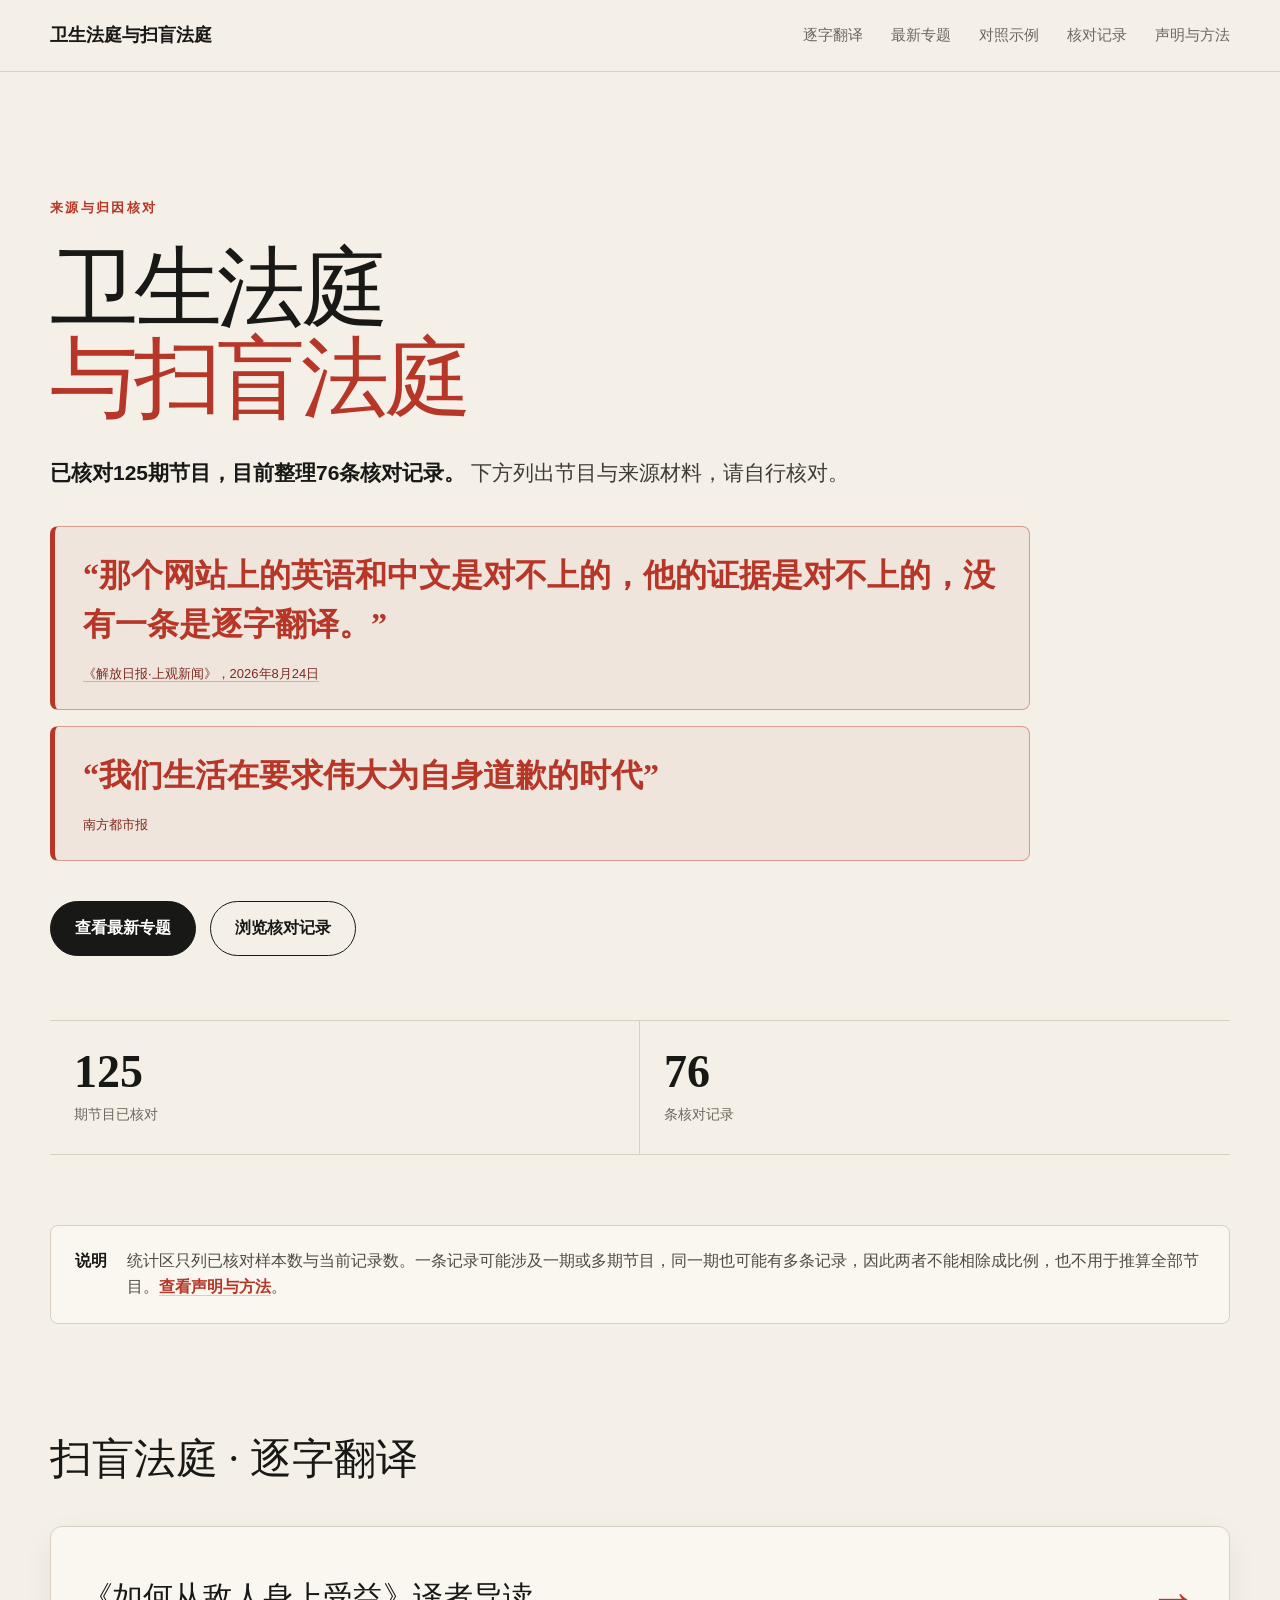
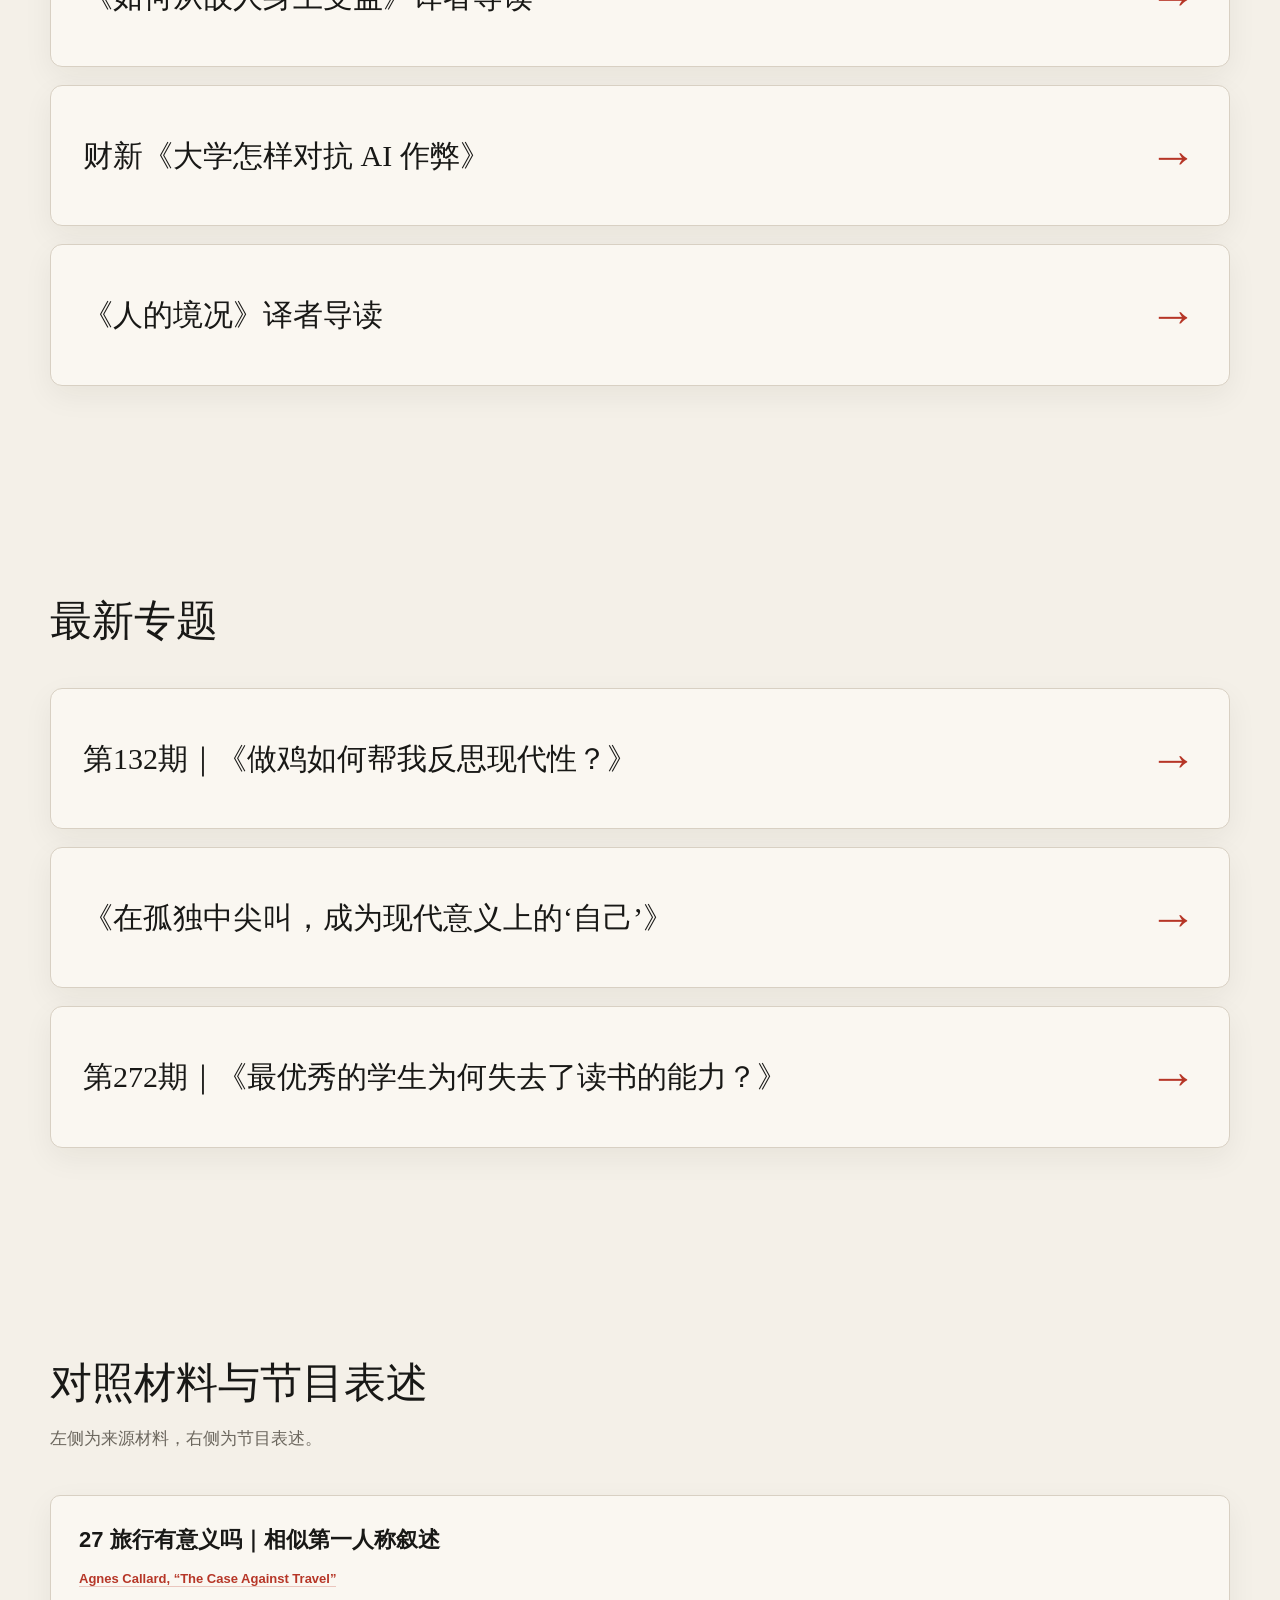
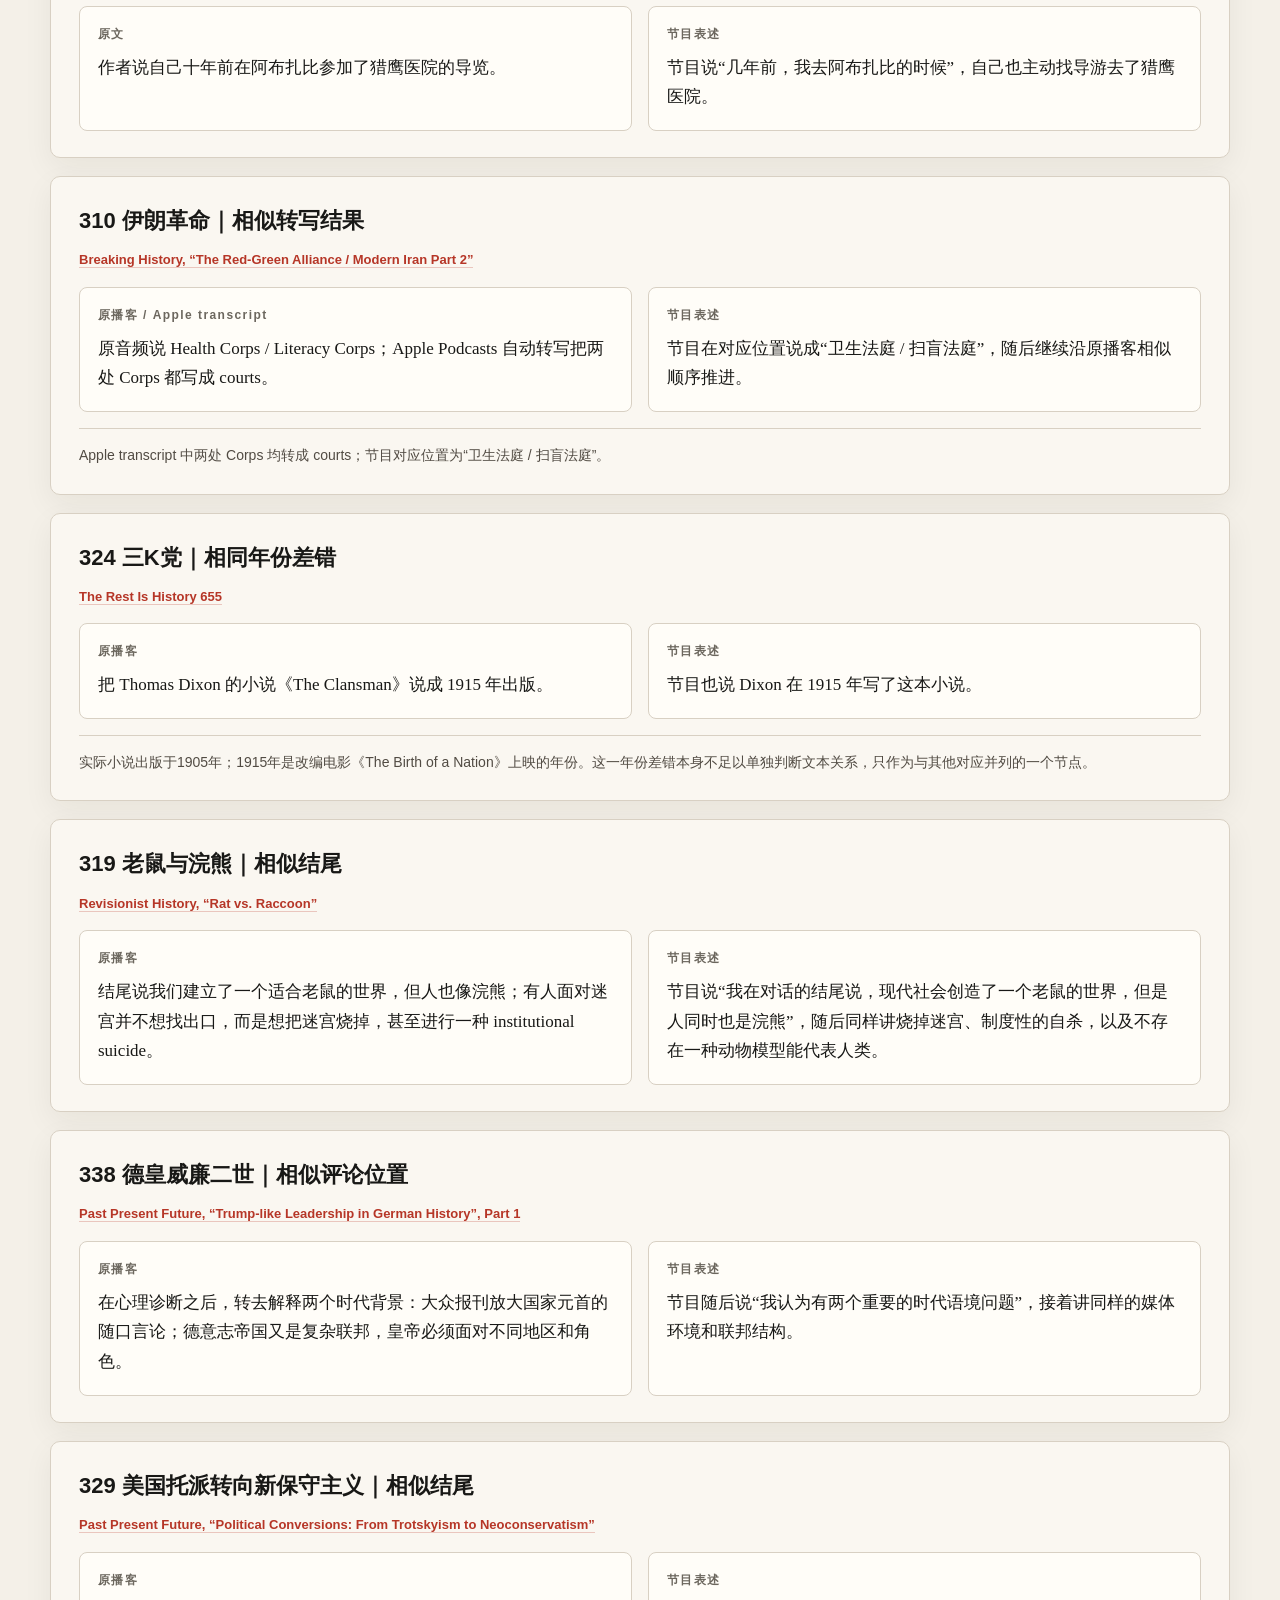
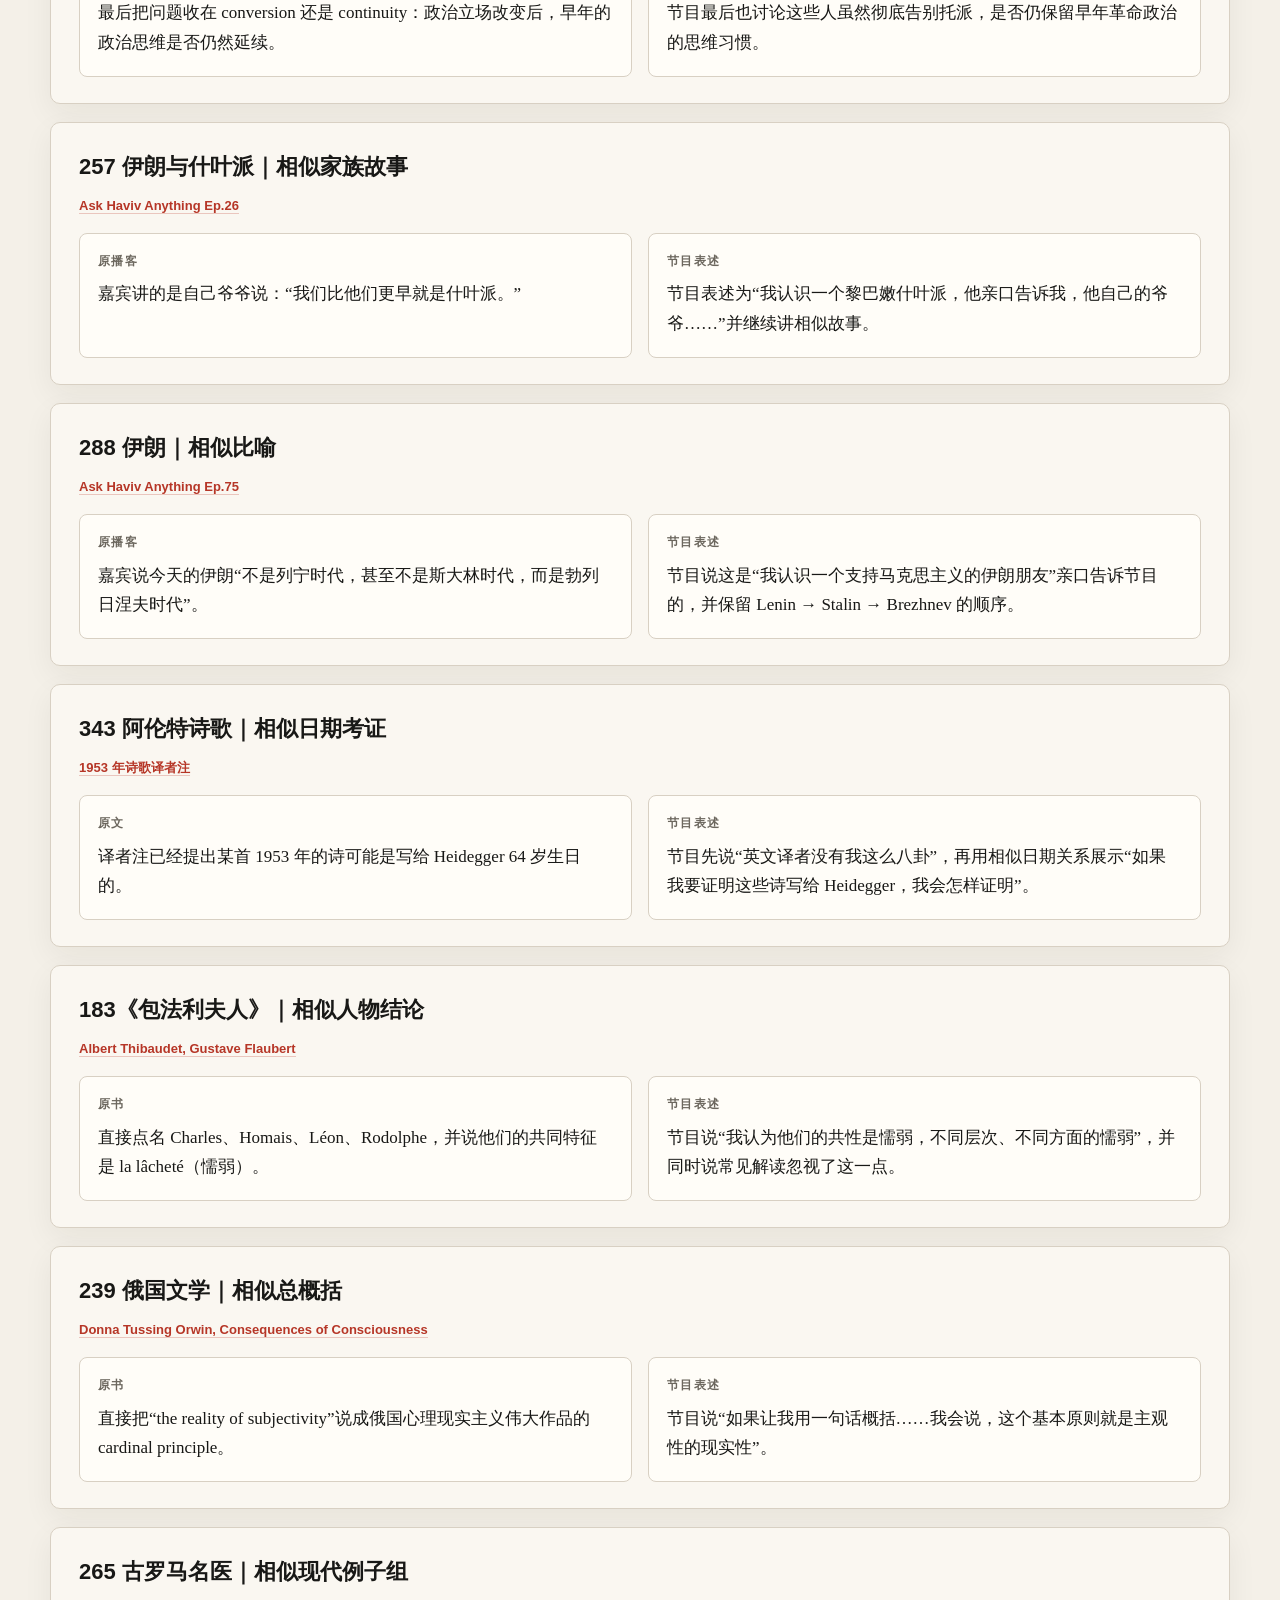
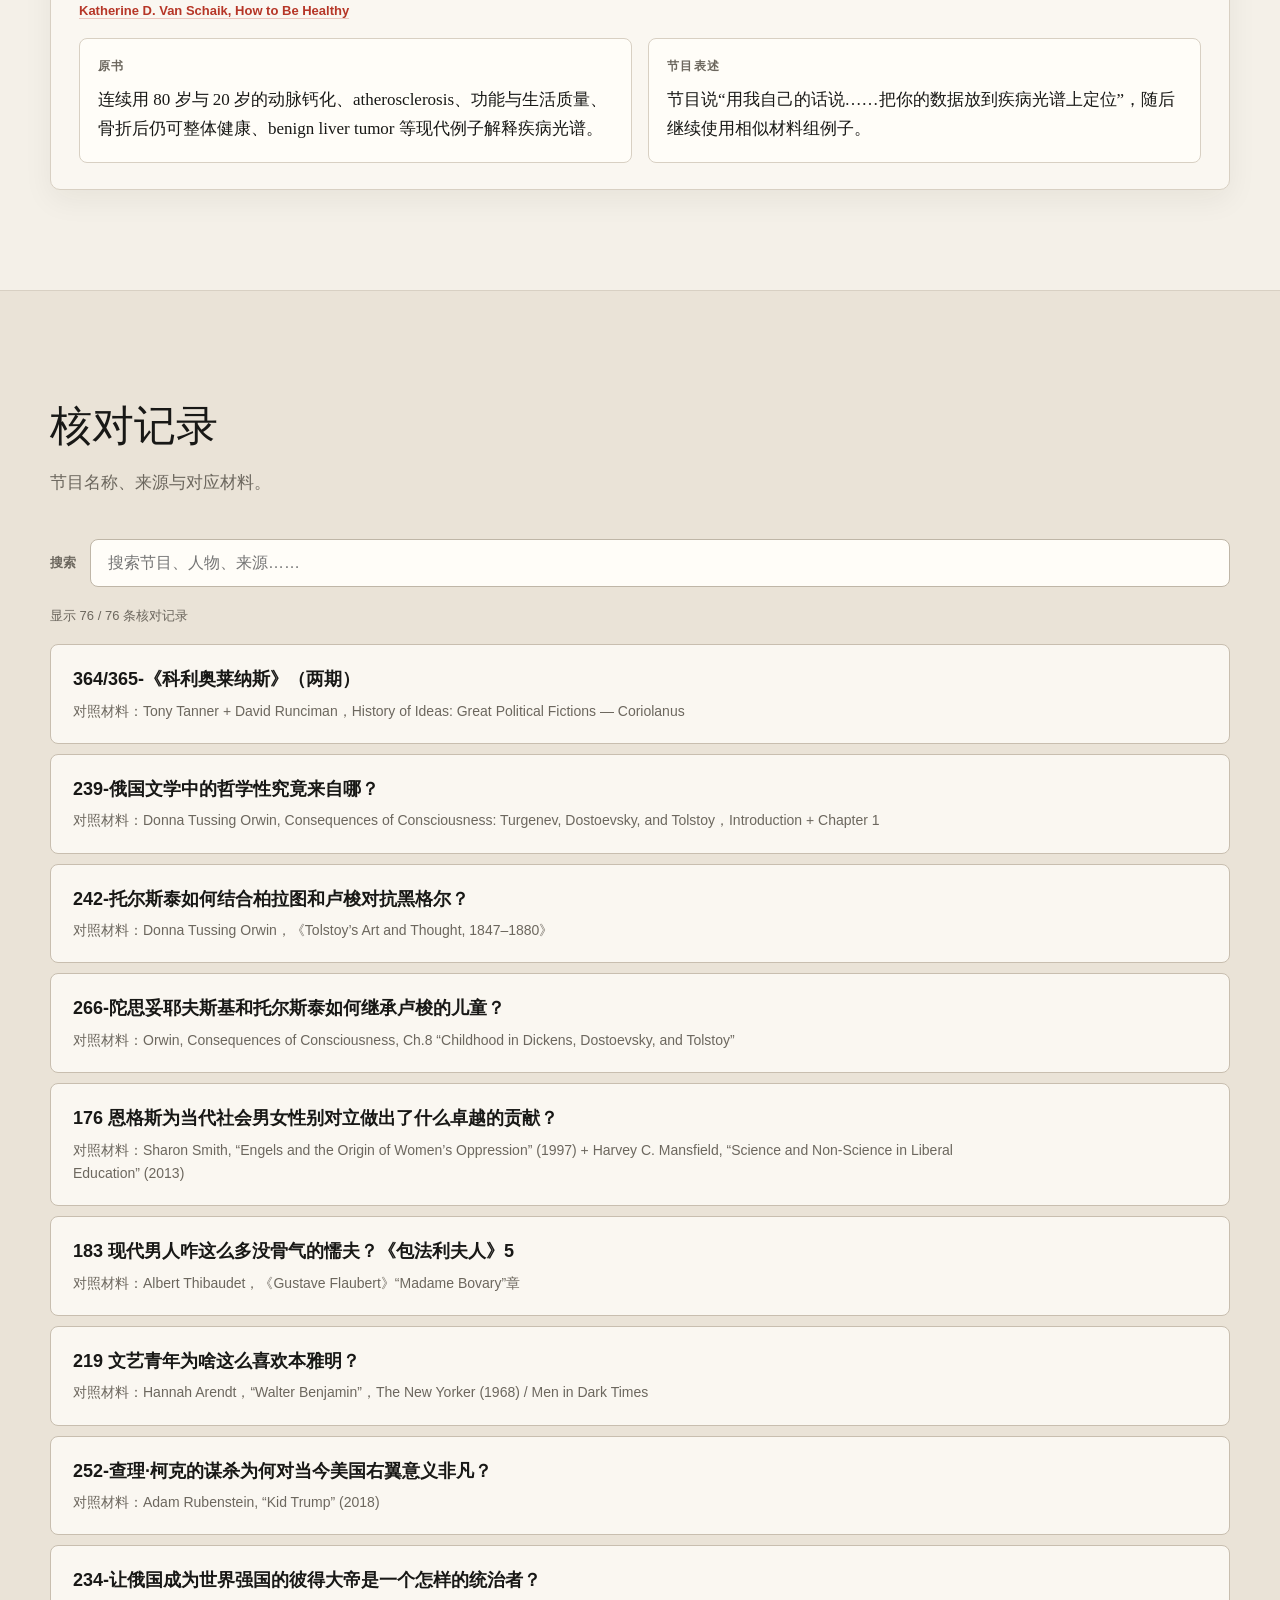
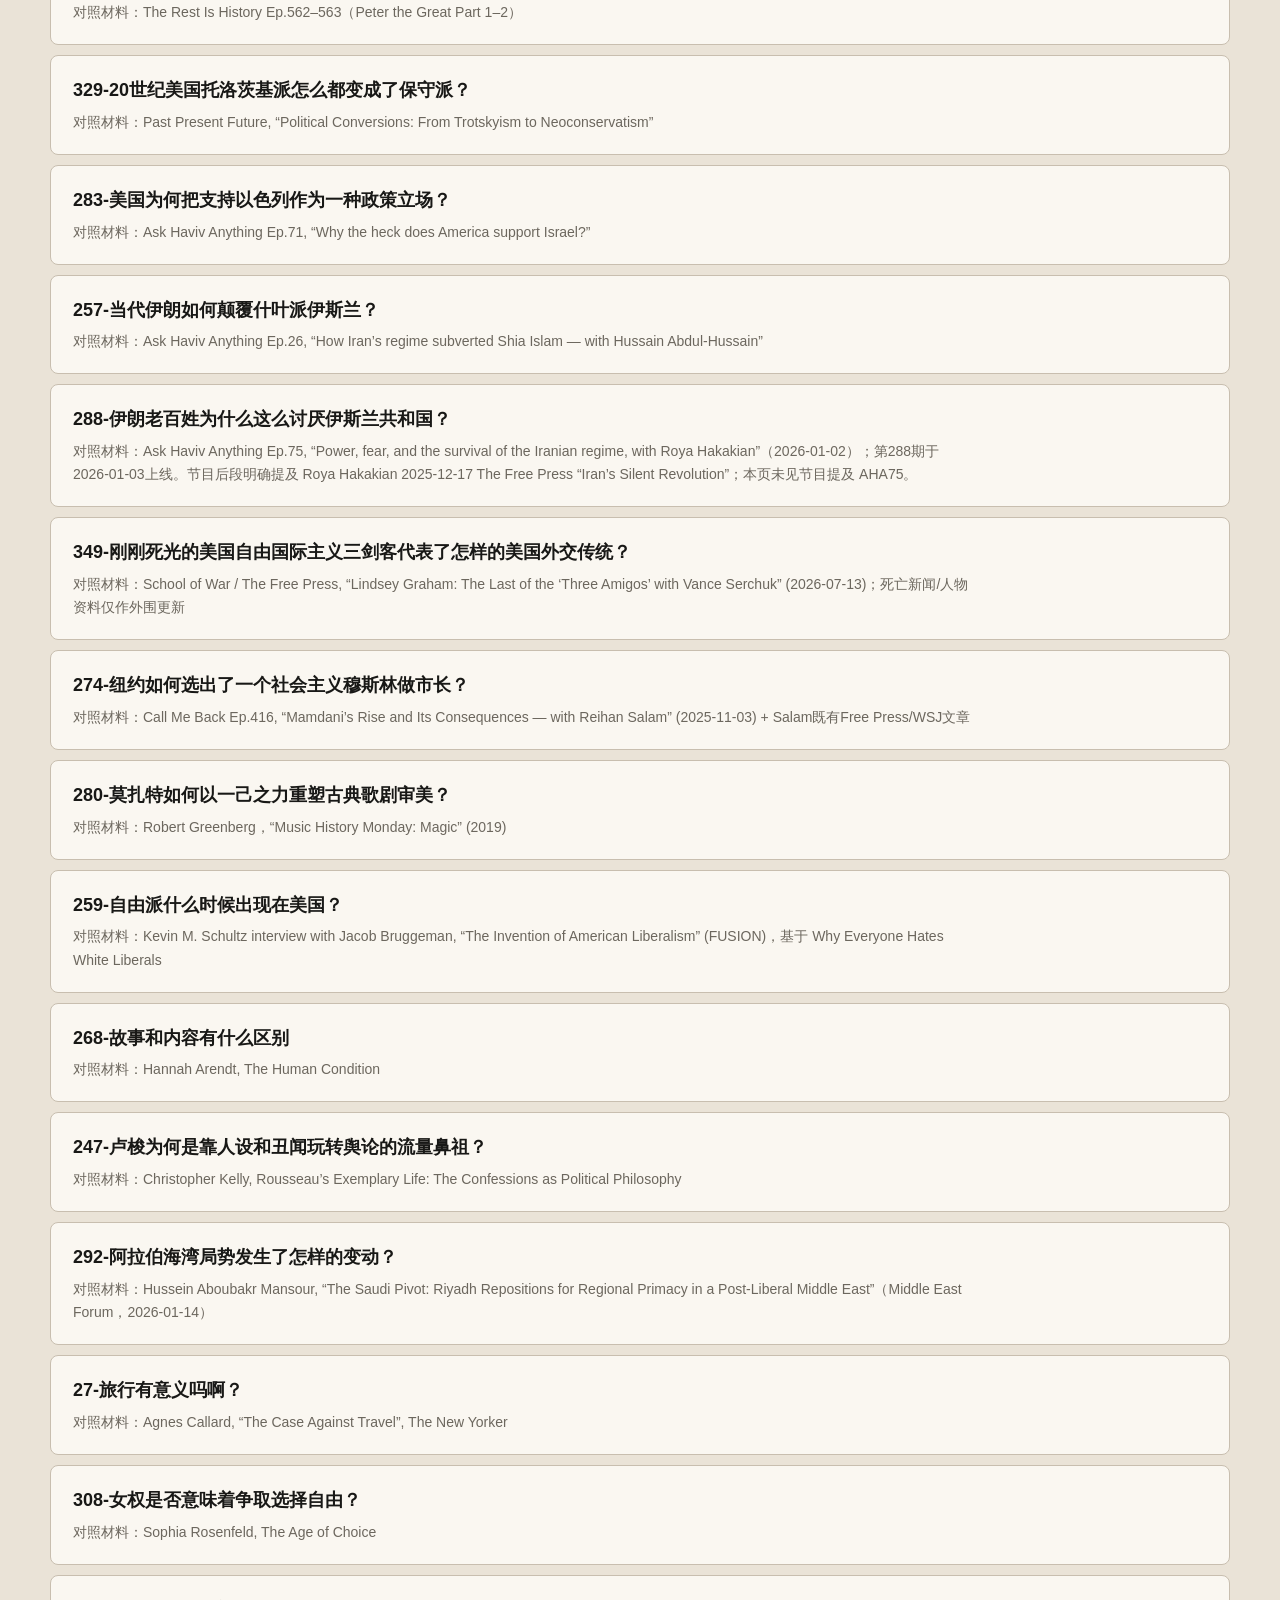
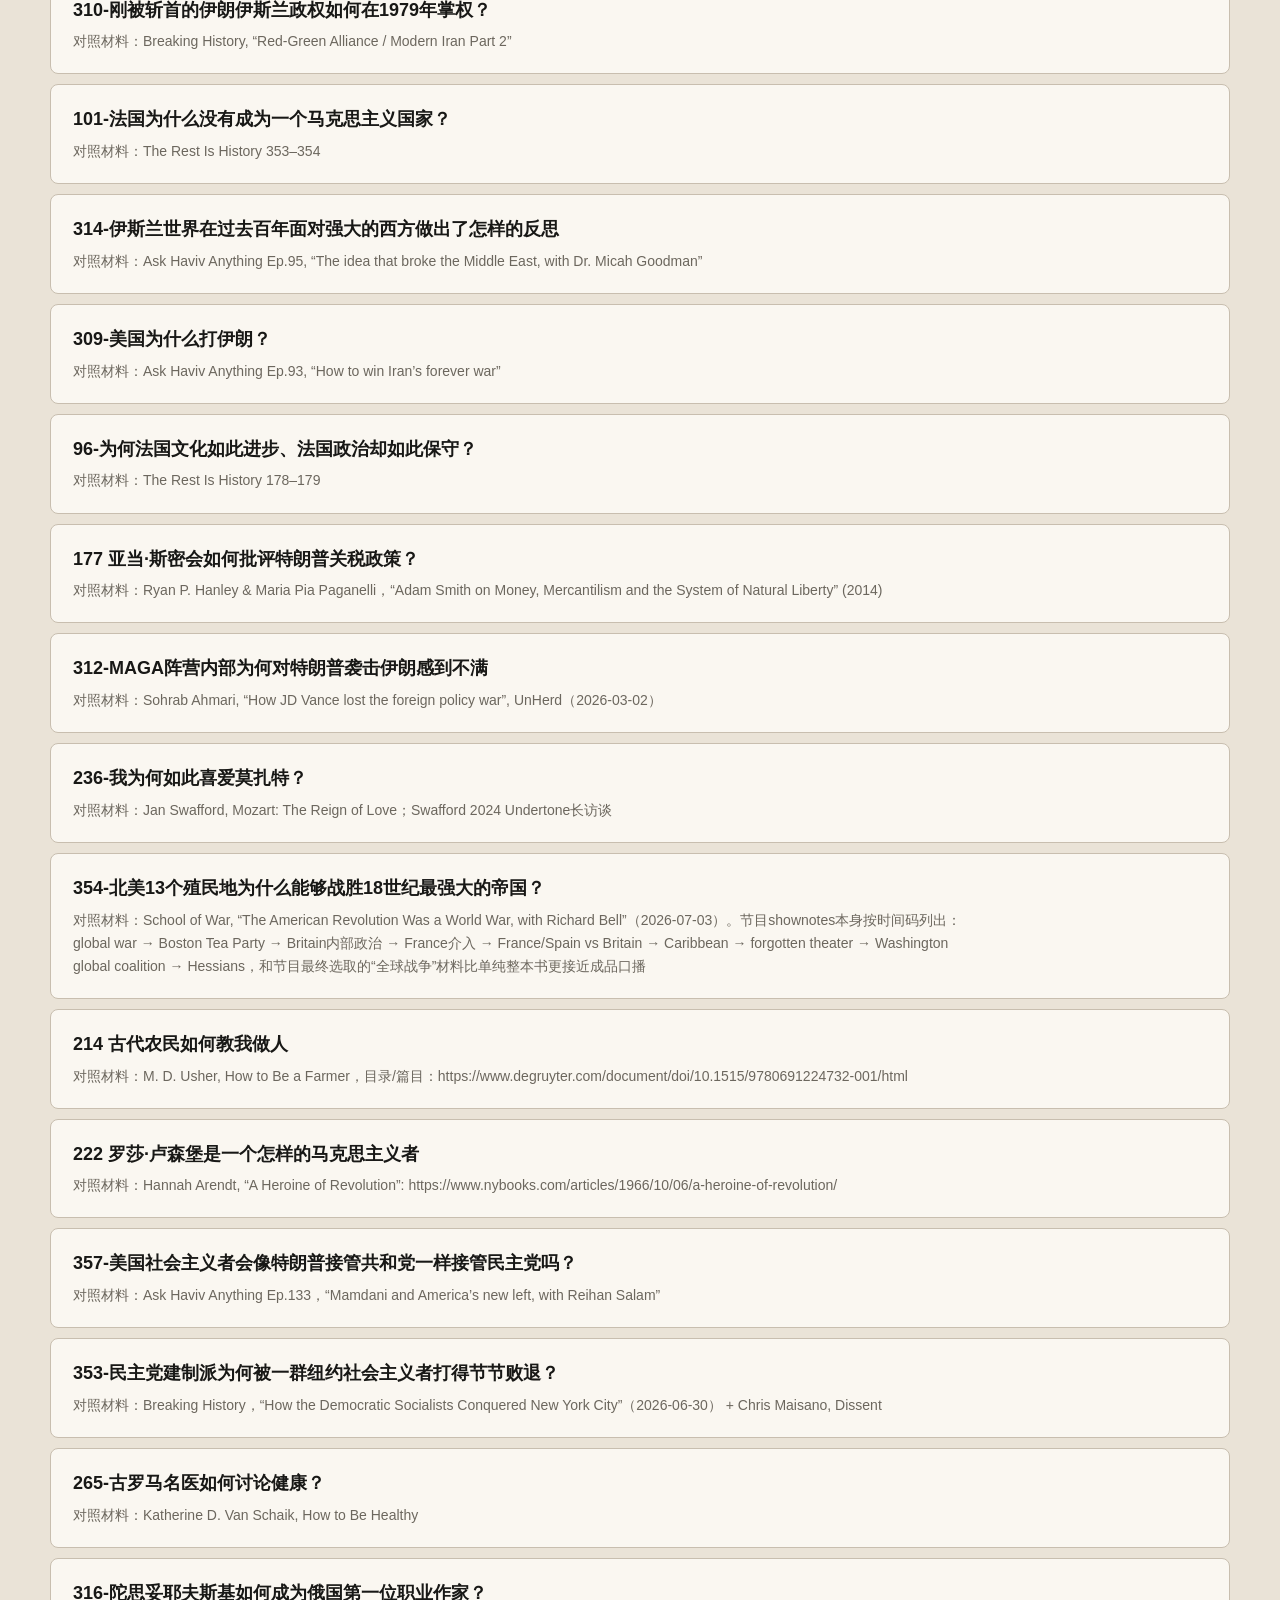
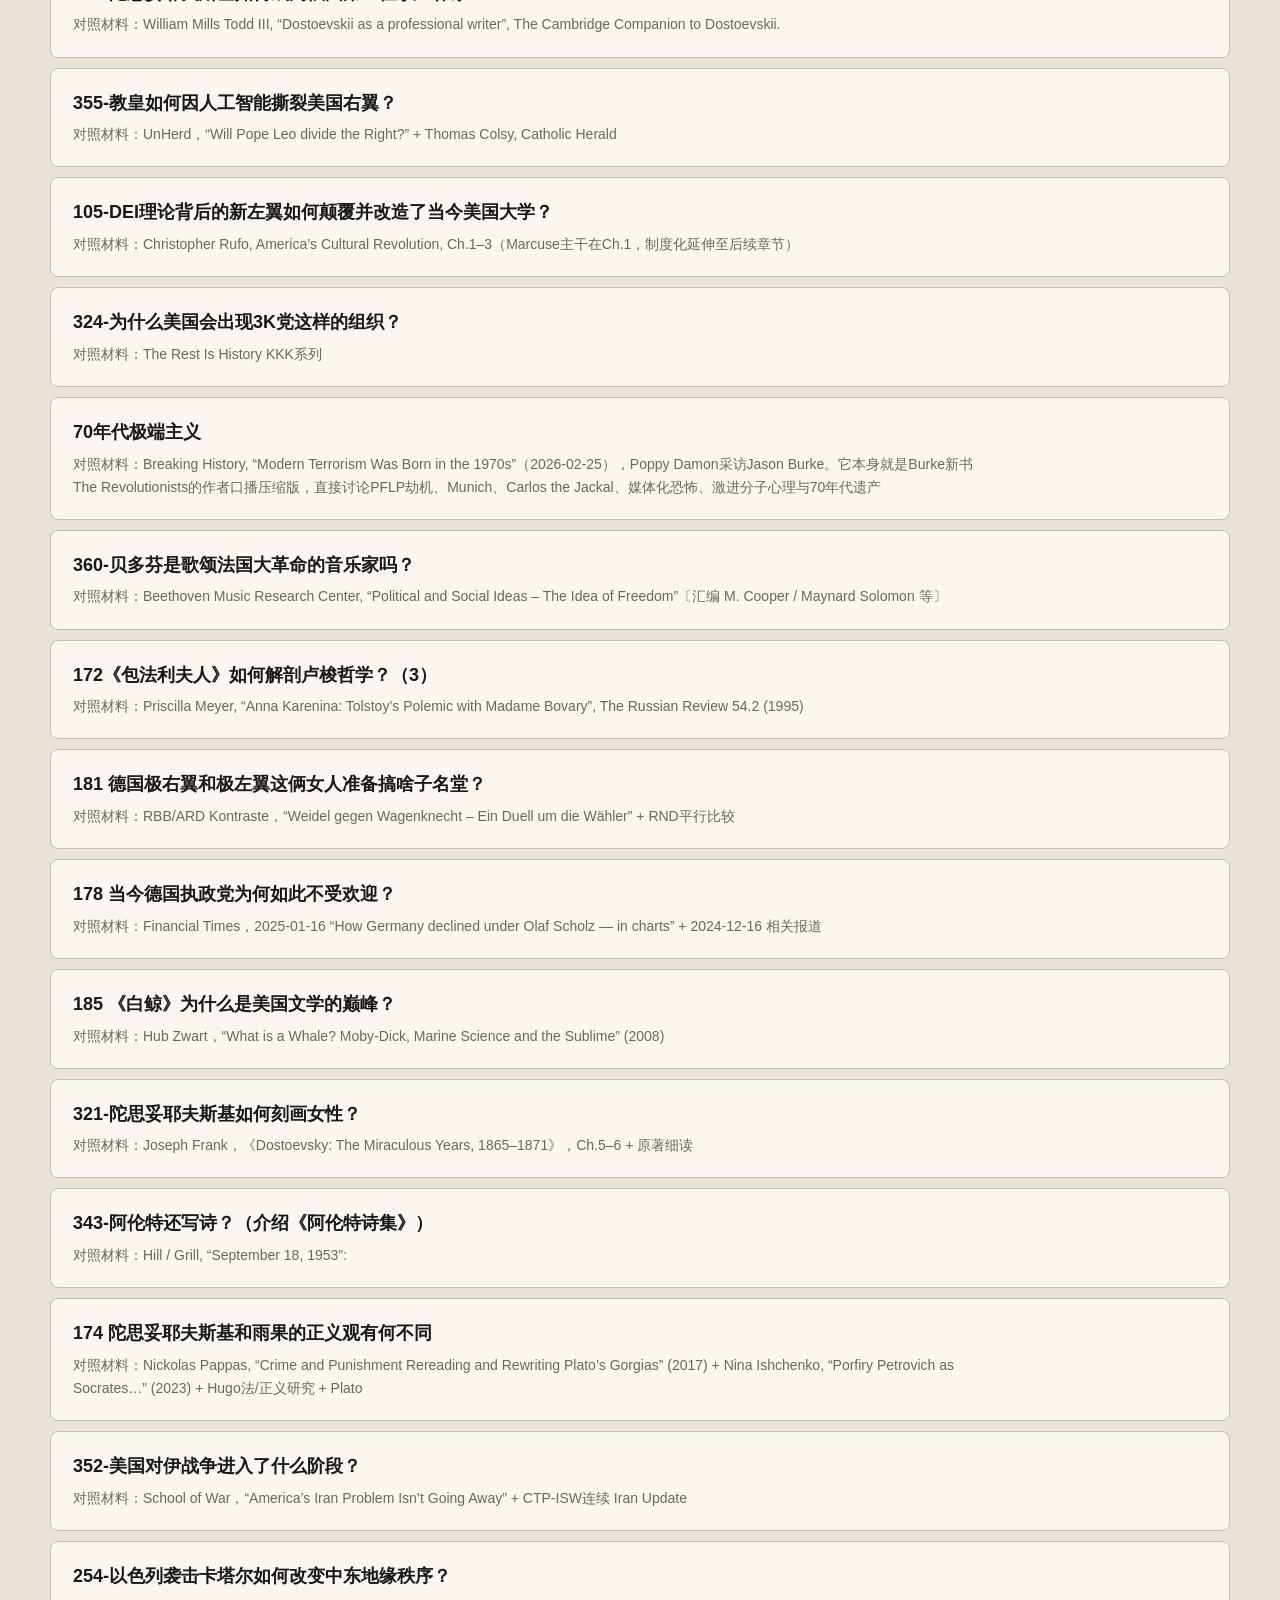
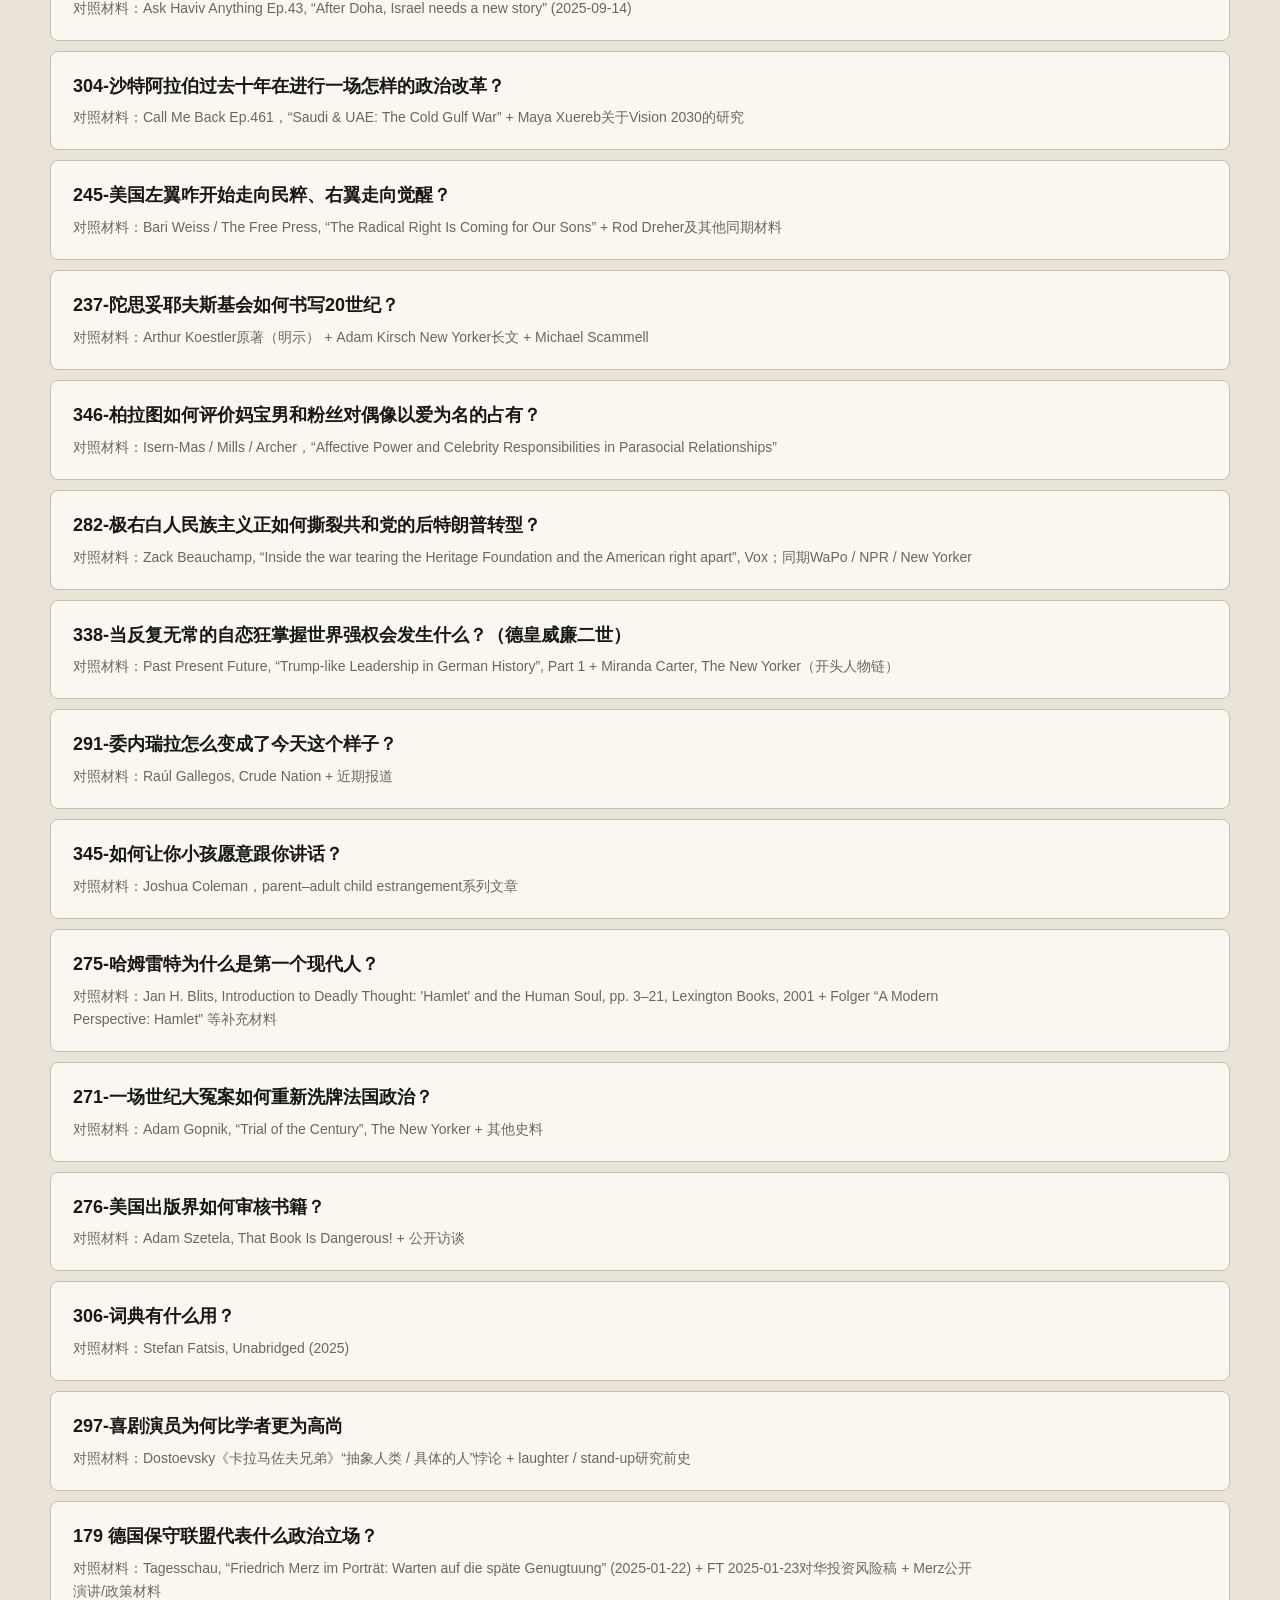
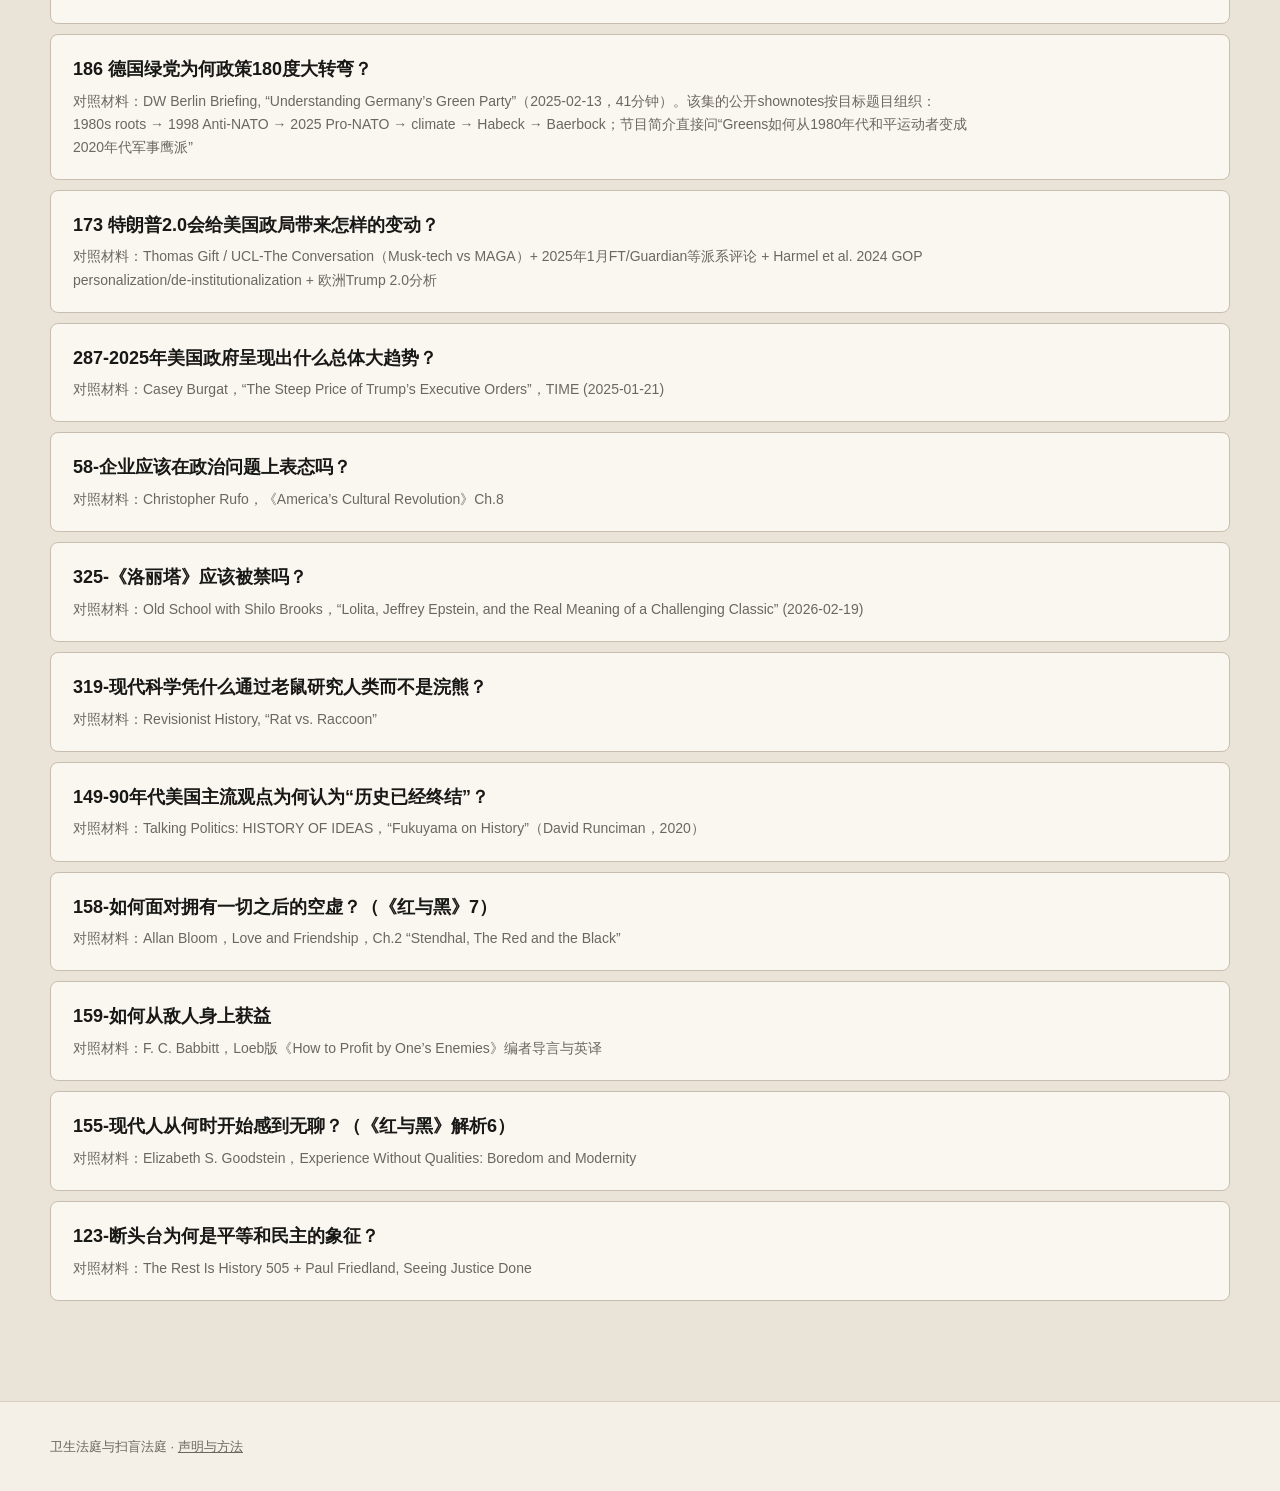
<file: index.html>
<!doctype html>
<html lang="zh-CN">
<head>
  <meta charset="utf-8">
  <meta name="viewport" content="width=device-width, initial-scale=1">
  <title>卫生法庭与扫盲法庭</title>
  <meta name="description" content="卫生法庭与扫盲法庭：整理节目与公开材料之间可自行核对的对应。">
  <link rel="stylesheet" href="styles.css?v=20260824-2">
</head>
<body>
  <header class="topbar">
    <a class="brand" href="#top">卫生法庭与扫盲法庭</a>
    <nav aria-label="主导航">
      <a href="#verbatim">逐字翻译</a>
      <a href="#latest">最新专题</a>
      <a class="nav-optional" href="#featured">对照示例</a>
      <a href="#library">核对记录</a>
      <a href="statement.html">声明与方法</a>
    </nav>
  </header>

  <main id="top">
    <section class="hero wrap">
      <p class="eyebrow">来源与归因核对</p>
      <h1>卫生法庭<br><em>与扫盲法庭</em></h1>
      <p class="lede"><strong id="heroSummary">正在载入核对记录……</strong> 下方列出节目与来源材料，请自行核对。</p>
      <aside class="response-quote" aria-label="公开采访原话">
        <blockquote>“那个网站上的英语和中文是对不上的，他的证据是对不上的，没有一条是逐字翻译。”</blockquote>
        <cite><a href="https://www.jfdaily.com/staticsg/res/html/web/newsDetail.html?id=1163642" target="_blank" rel="noopener noreferrer">《解放日报·上观新闻》，2026年8月24日</a></cite>
      </aside>
      <aside class="response-quote" aria-label="公开表述原话">
        <blockquote>“我们生活在要求伟大为自身道歉的时代”</blockquote>
        <cite>南方都市报</cite>
      </aside>
      <div class="hero-actions">
        <a class="btn dark" href="#latest">查看最新专题</a>
        <a class="btn" href="#library">浏览核对记录</a>
      </div>
      <div class="stats" id="stats" aria-live="polite"></div>
    </section>

    <section id="disclaimer" class="wrap">
      <div class="boundary">
        <strong>说明</strong>
        <span>统计区只列已核对样本数与当前记录数。一条记录可能涉及一期或多期节目，同一期也可能有多条记录，因此两者不能相除成比例，也不用于推算全部节目。<a href="statement.html">查看声明与方法</a>。</span>
      </div>
    </section>

    <section id="verbatim" class="section wrap">
      <div class="section-head">
        <h2>扫盲法庭 · 逐字翻译</h2>
      </div>
      <div class="project-list">
        <a class="project-card" href="projects/plutarch-enemies-intro.html">
          <div><h3>《如何从敌人身上受益》译者导读</h3></div>
          <div class="project-arrow" aria-hidden="true">→</div>
        </a>
        <a class="project-card" href="projects/ai-cheating.html">
          <div><h3>财新《大学怎样对抗 AI 作弊》</h3></div>
          <div class="project-arrow" aria-hidden="true">→</div>
        </a>
        <a class="project-card" href="projects/human-condition-intro.html">
          <div><h3>《人的境况》译者导读</h3></div>
          <div class="project-arrow" aria-hidden="true">→</div>
        </a>
      </div>
    </section>

    <section id="latest" class="section wrap">
      <div class="section-head">
        <h2>最新专题</h2>
      </div>
      <div id="projectList" class="project-list"></div>
    </section>

    <section id="featured" class="section wrap">
      <div class="section-head">
        <h2>对照材料与节目表述</h2>
        <p>左侧为来源材料，右侧为节目表述。</p>
      </div>
      <div id="featuredGrid" class="featured-grid"></div>
    </section>

    <section id="library" class="section library-section">
      <div class="wrap">
        <div class="section-head library-head">
          <h2>核对记录</h2>
          <p>节目名称、来源与对应材料。</p>
        </div>
        <div class="toolbar">
          <label class="search-label" for="search">搜索</label>
          <input id="search" type="search" placeholder="搜索节目、人物、来源……" autocomplete="off">
        </div>
        <p id="resultCount" class="result-count" aria-live="polite"></p>
        <div id="records" class="records"></div>
      </div>
    </section>
  </main>

  <footer>
    <div class="wrap">卫生法庭与扫盲法庭 · <a href="statement.html">声明与方法</a></div>
  </footer>

  <script src="app.js"></script>
  <script src="supplement.js"></script>
</body>
</html>
</file>
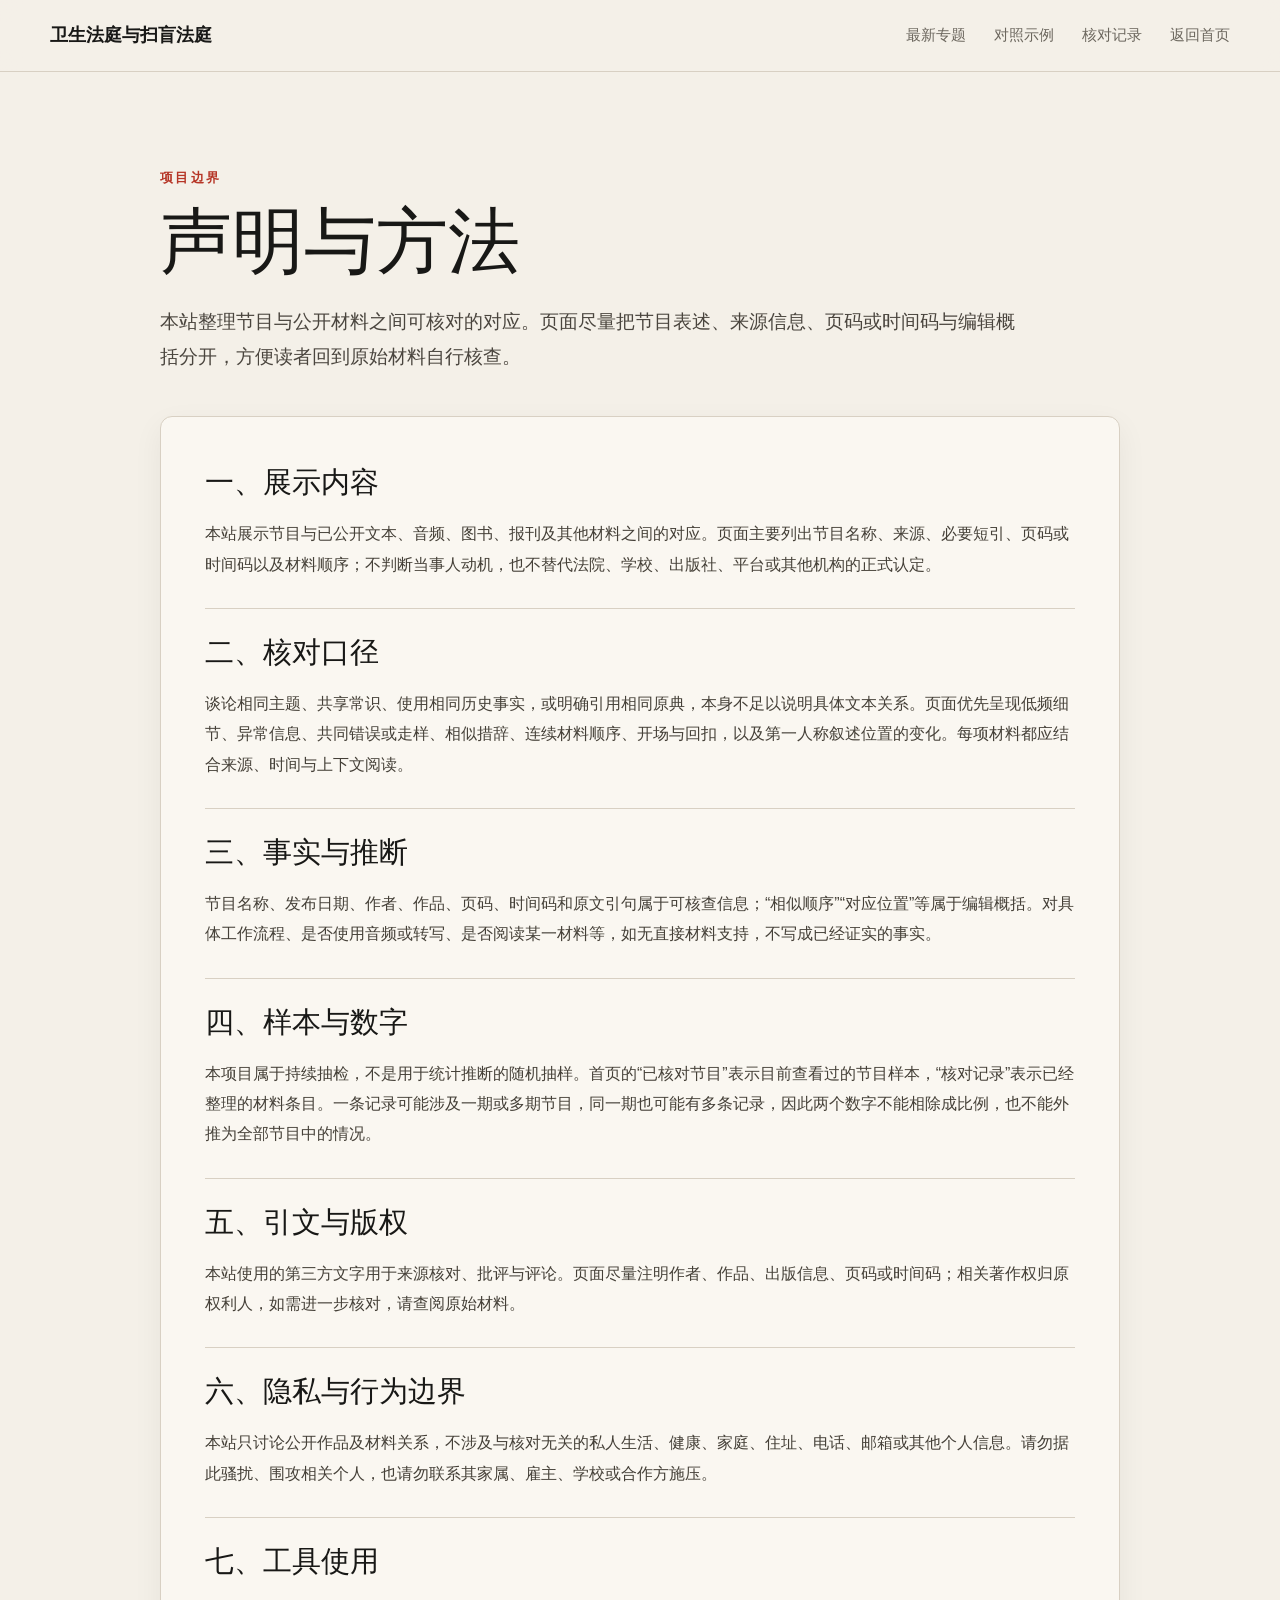
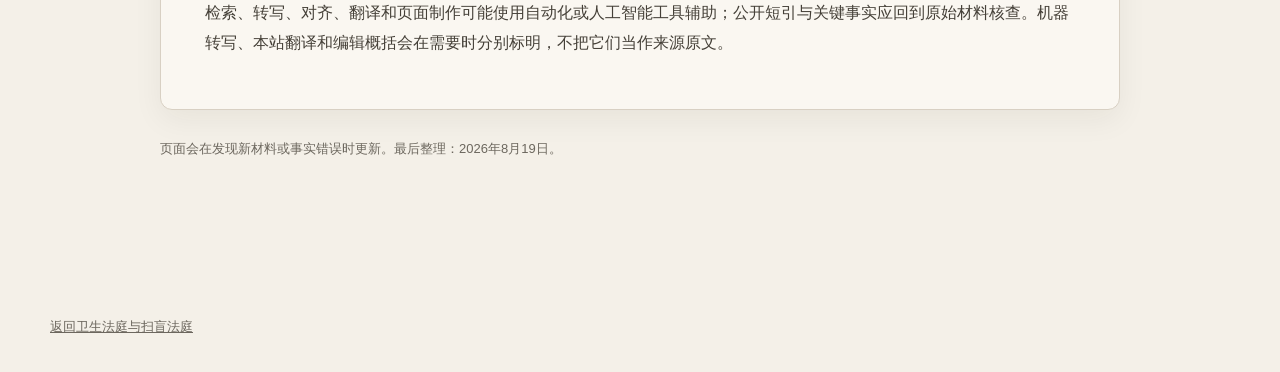
<file: statement.html>
<!doctype html>
<html lang="zh-CN">
<head>
  <meta charset="utf-8">
  <meta name="viewport" content="width=device-width, initial-scale=1">
  <title>声明与方法｜卫生法庭与扫盲法庭</title>
  <meta name="description" content="卫生法庭与扫盲法庭的核对范围、数字口径、文本版本、版权与工具说明。">
  <link rel="stylesheet" href="styles.css">
</head>
<body>
  <header class="topbar">
    <a class="brand" href="index.html">卫生法庭与扫盲法庭</a>
    <nav aria-label="声明页导航">
      <a href="index.html#latest">最新专题</a>
      <a class="nav-optional" href="index.html#featured">对照示例</a>
      <a href="index.html#library">核对记录</a>
      <a href="index.html">返回首页</a>
    </nav>
  </header>

  <main class="statement-page">
    <p class="eyebrow">项目边界</p>
    <h1>声明与方法</h1>
    <p class="statement-intro">本站整理节目与公开材料之间可核对的对应。页面尽量把节目表述、来源信息、页码或时间码与编辑概括分开，方便读者回到原始材料自行核查。</p>

    <article class="statement-card">
      <section>
        <h2>一、展示内容</h2>
        <p>本站展示节目与已公开文本、音频、图书、报刊及其他材料之间的对应。页面主要列出节目名称、来源、必要短引、页码或时间码以及材料顺序；不判断当事人动机，也不替代法院、学校、出版社、平台或其他机构的正式认定。</p>
      </section>

      <section>
        <h2>二、核对口径</h2>
        <p>谈论相同主题、共享常识、使用相同历史事实，或明确引用相同原典，本身不足以说明具体文本关系。页面优先呈现低频细节、异常信息、共同错误或走样、相似措辞、连续材料顺序、开场与回扣，以及第一人称叙述位置的变化。每项材料都应结合来源、时间与上下文阅读。</p>
      </section>

      <section>
        <h2>三、事实与推断</h2>
        <p>节目名称、发布日期、作者、作品、页码、时间码和原文引句属于可核查信息；“相似顺序”“对应位置”等属于编辑概括。对具体工作流程、是否使用音频或转写、是否阅读某一材料等，如无直接材料支持，不写成已经证实的事实。</p>
      </section>

      <section>
        <h2>四、样本与数字</h2>
        <p>本项目属于持续抽检，不是用于统计推断的随机抽样。首页的“已核对节目”表示目前查看过的节目样本，“核对记录”表示已经整理的材料条目。一条记录可能涉及一期或多期节目，同一期也可能有多条记录，因此两个数字不能相除成比例，也不能外推为全部节目中的情况。</p>
      </section>

      <section>
        <h2>五、引文与版权</h2>
        <p>本站使用的第三方文字用于来源核对、批评与评论。页面尽量注明作者、作品、出版信息、页码或时间码；相关著作权归原权利人，如需进一步核对，请查阅原始材料。</p>
      </section>

      <section>
        <h2>六、隐私与行为边界</h2>
        <p>本站只讨论公开作品及材料关系，不涉及与核对无关的私人生活、健康、家庭、住址、电话、邮箱或其他个人信息。请勿据此骚扰、围攻相关个人，也请勿联系其家属、雇主、学校或合作方施压。</p>
      </section>

      <section>
        <h2>七、工具使用</h2>
        <p>检索、转写、对齐、翻译和页面制作可能使用自动化或人工智能工具辅助；公开短引与关键事实应回到原始材料核查。机器转写、本站翻译和编辑概括会在需要时分别标明，不把它们当作来源原文。</p>
      </section>
    </article>

    <p class="statement-date">页面会在发现新材料或事实错误时更新。最后整理：2026年8月19日。</p>
  </main>

  <footer>
    <div class="wrap"><a href="index.html">返回卫生法庭与扫盲法庭</a></div>
  </footer>
</body>
</html>
</file>
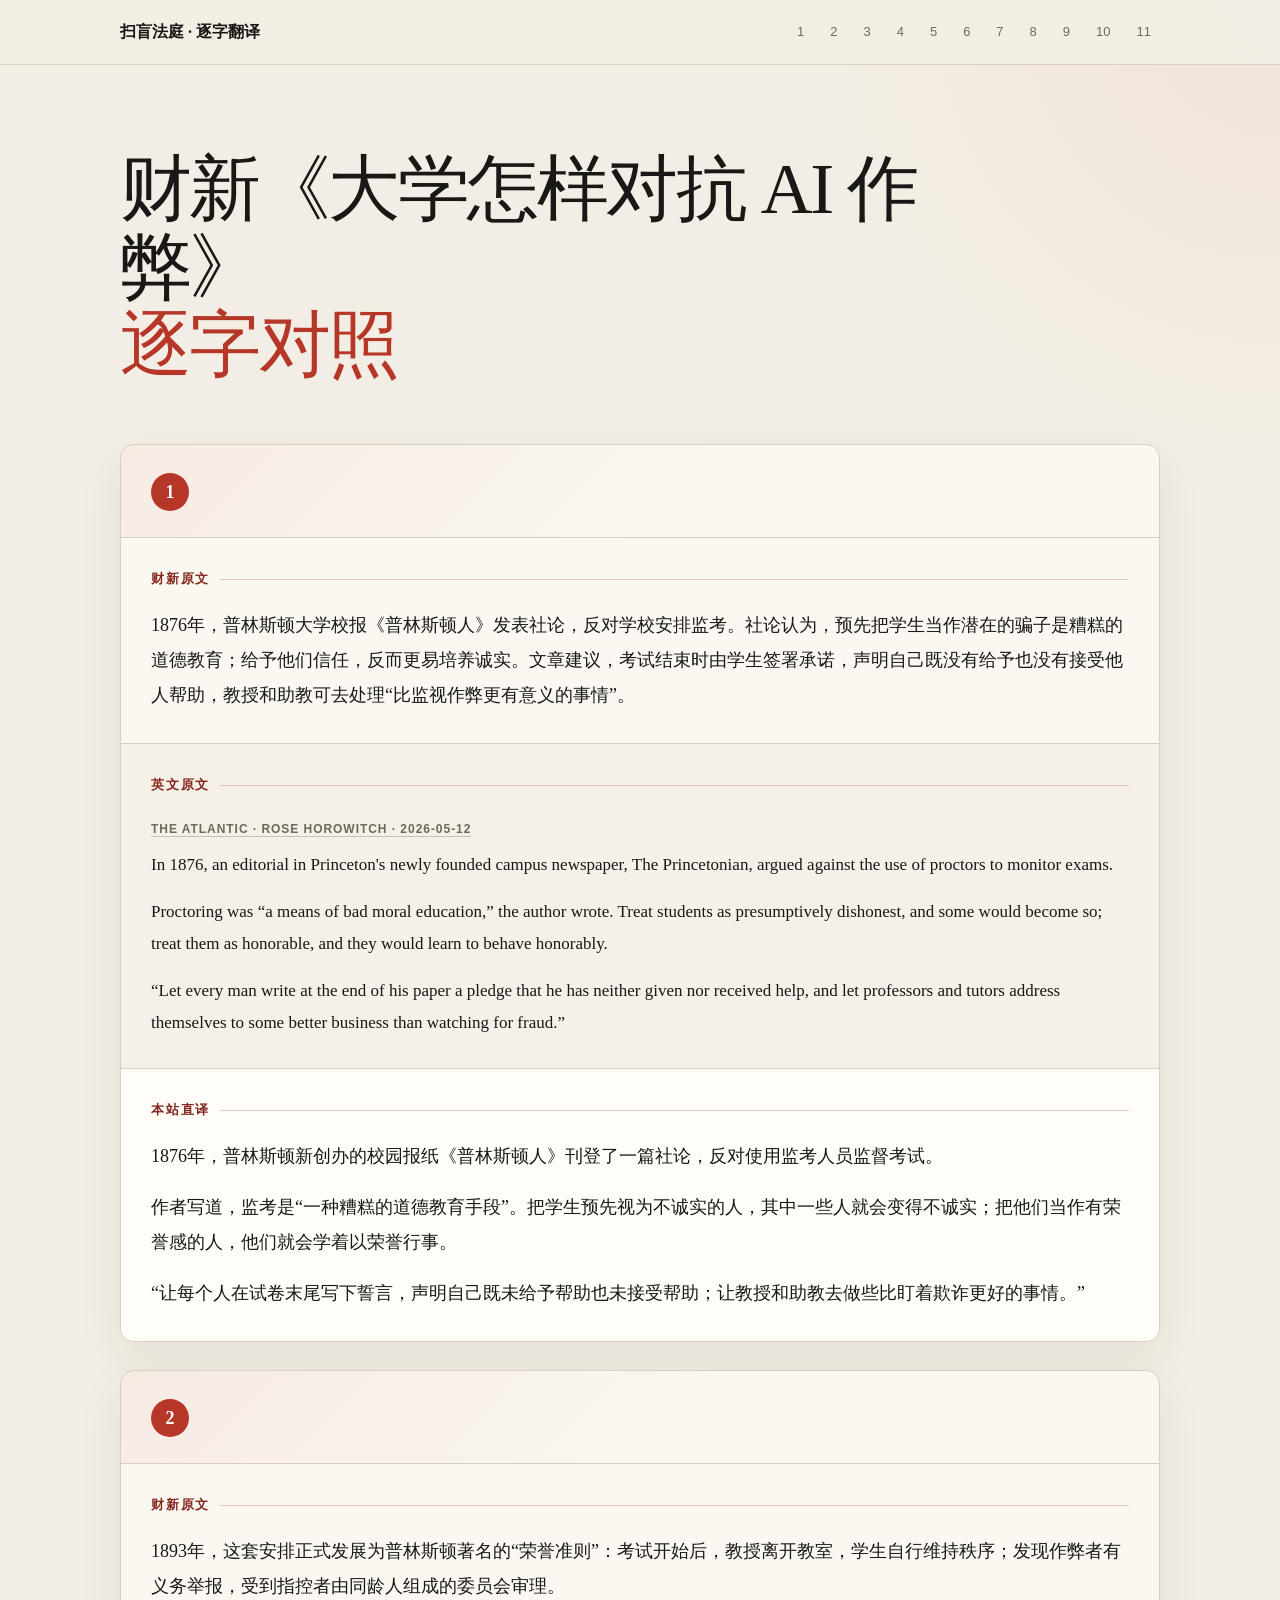
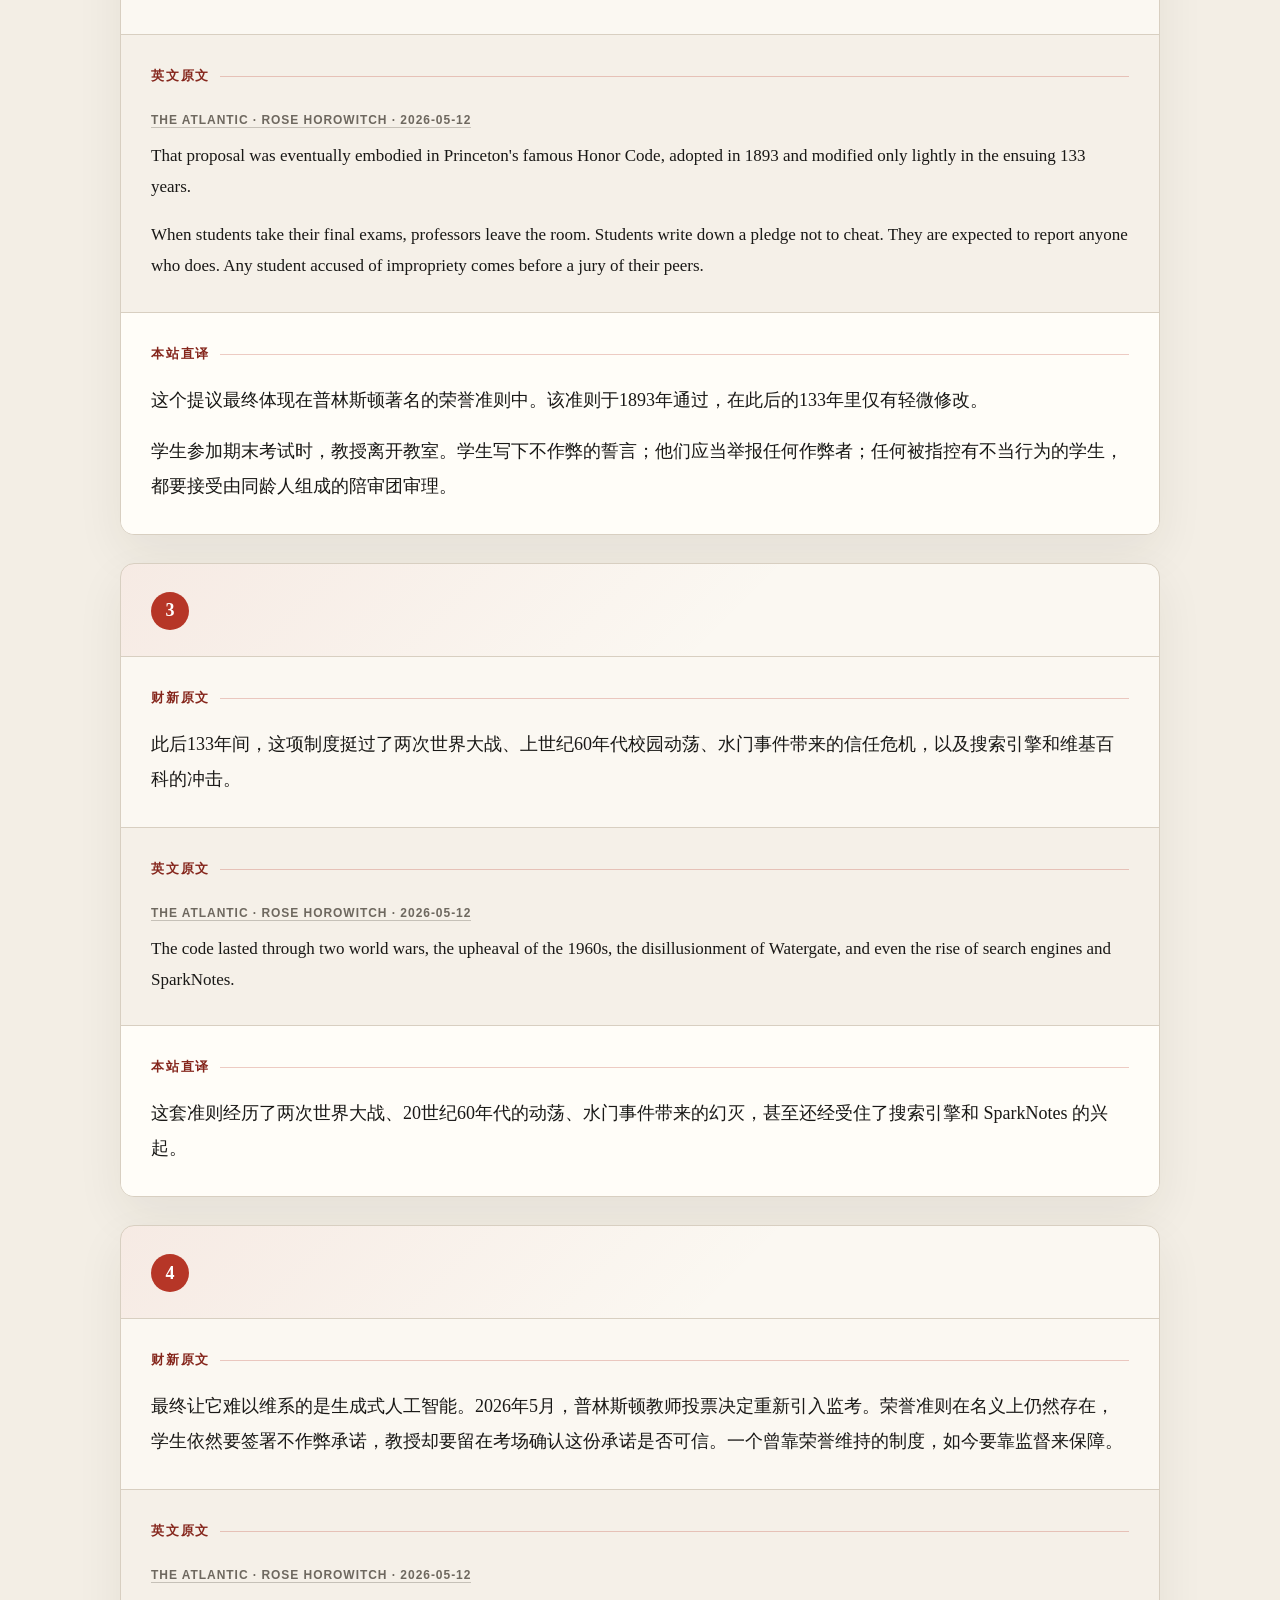
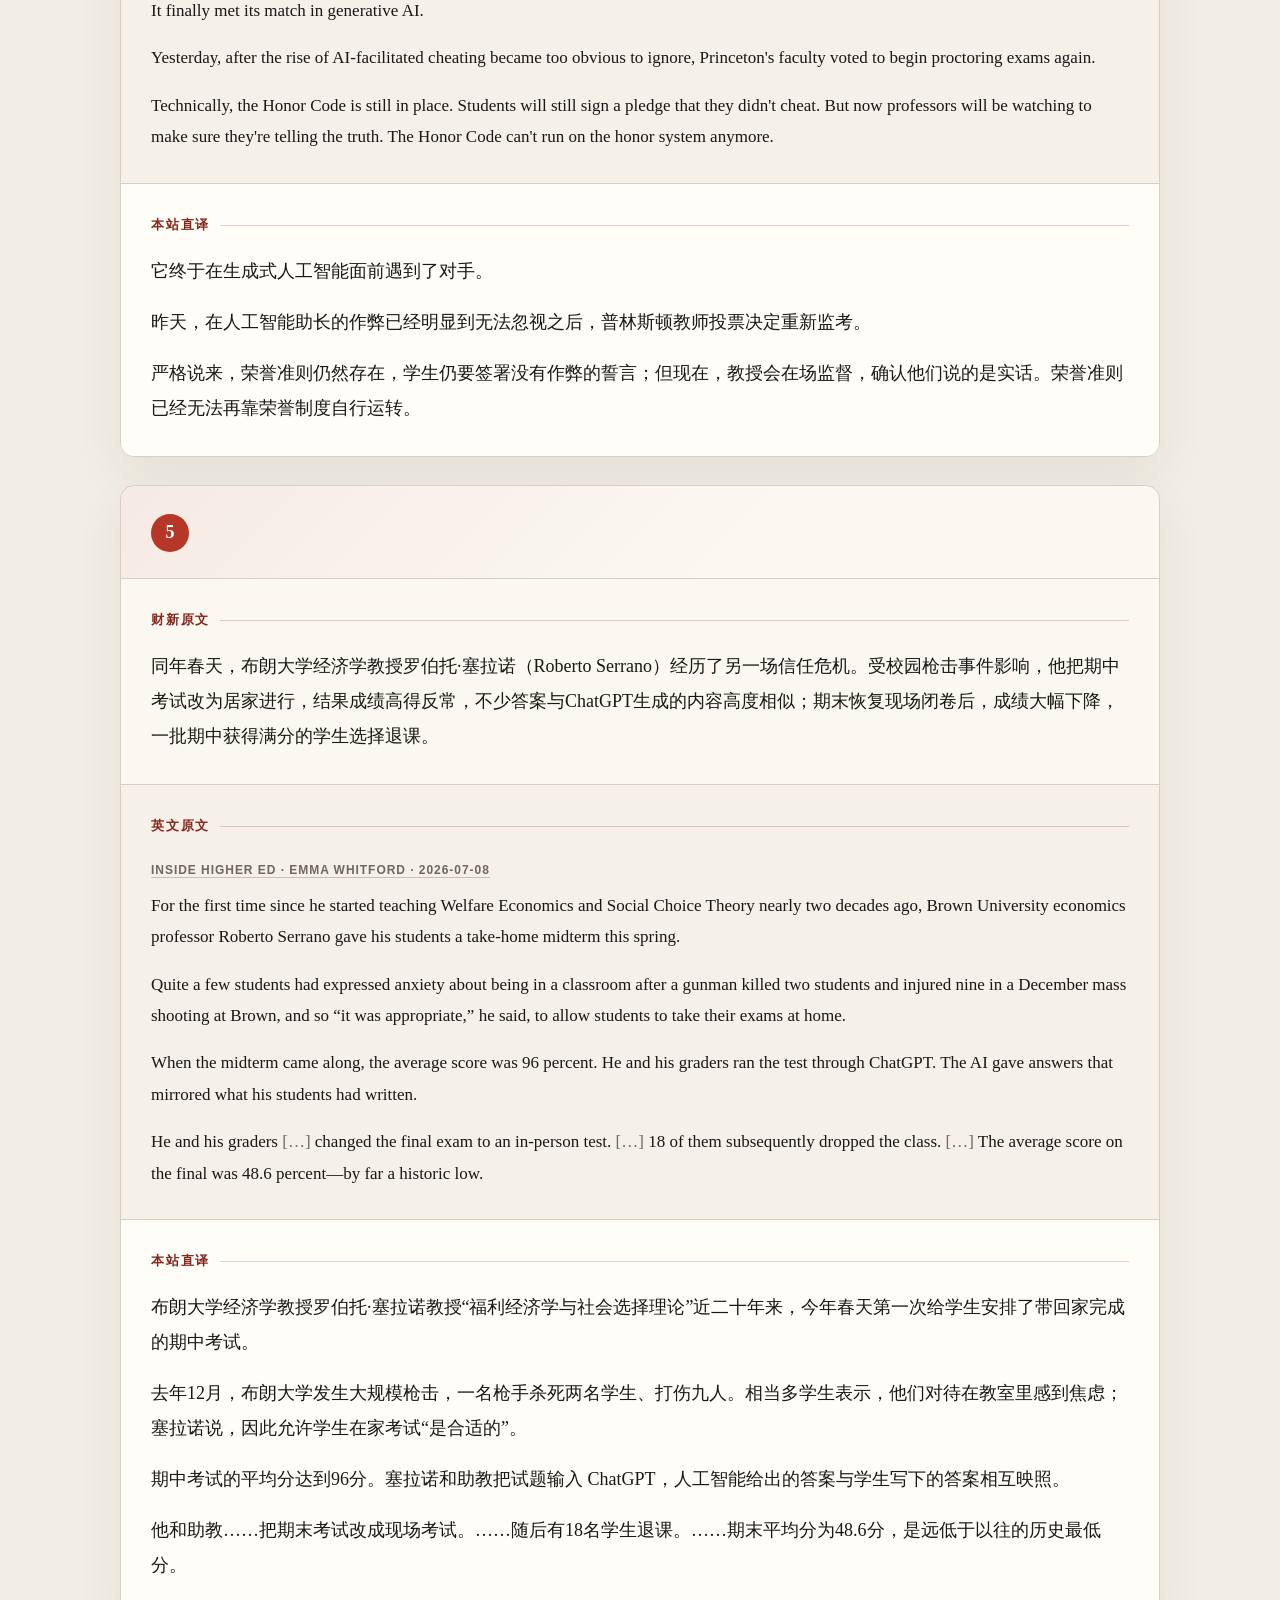
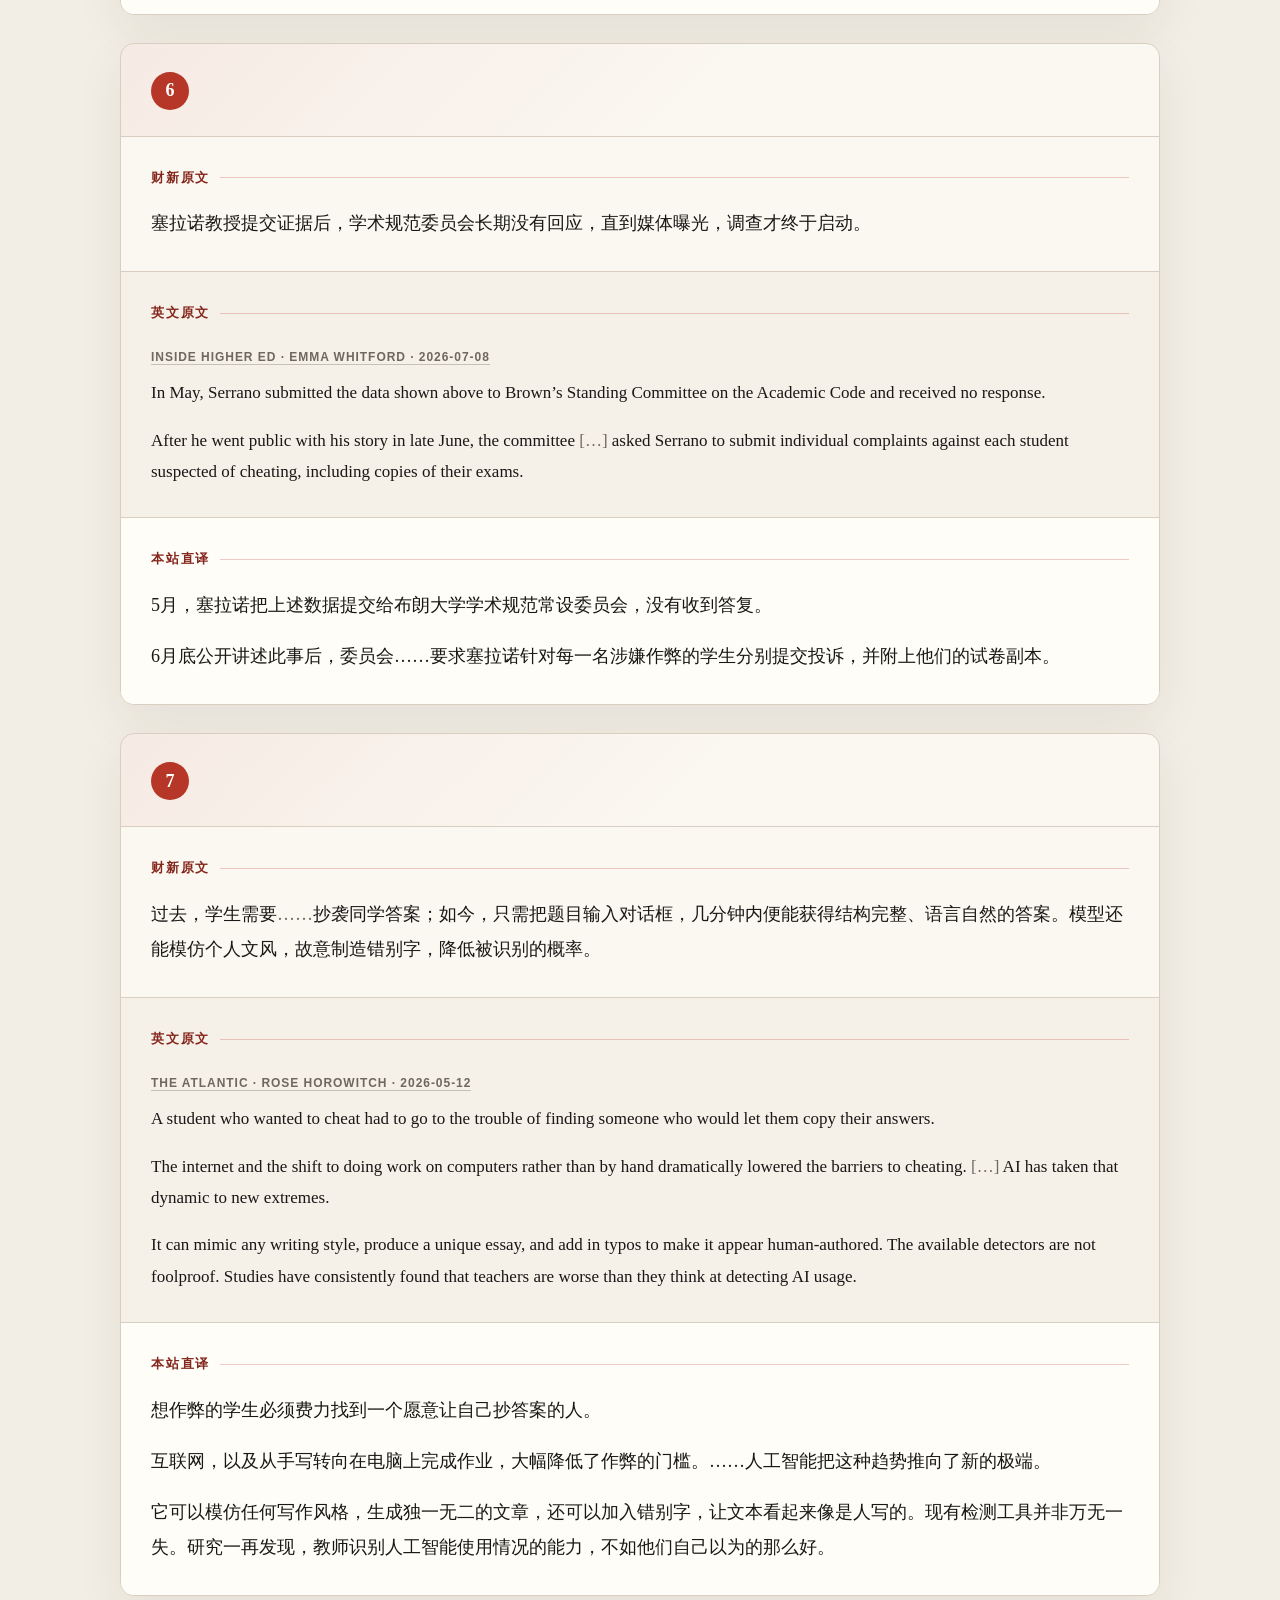
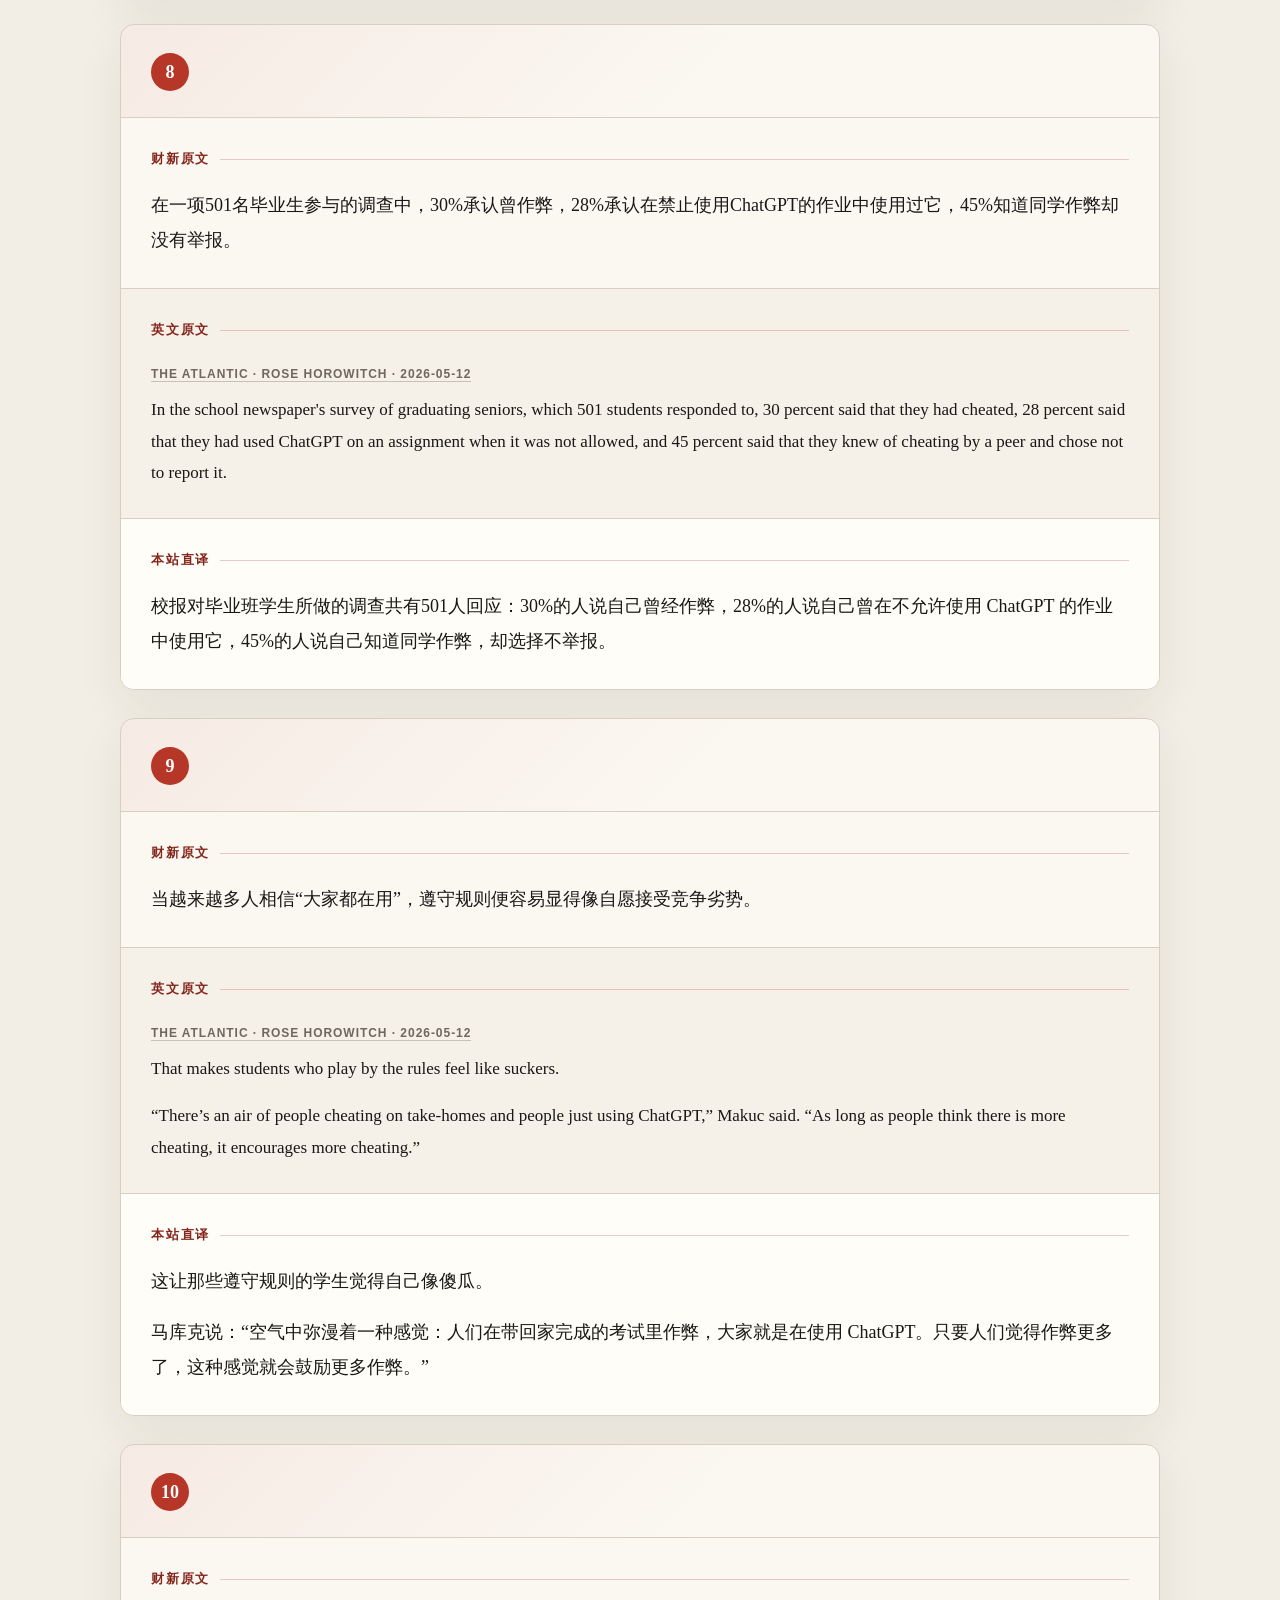
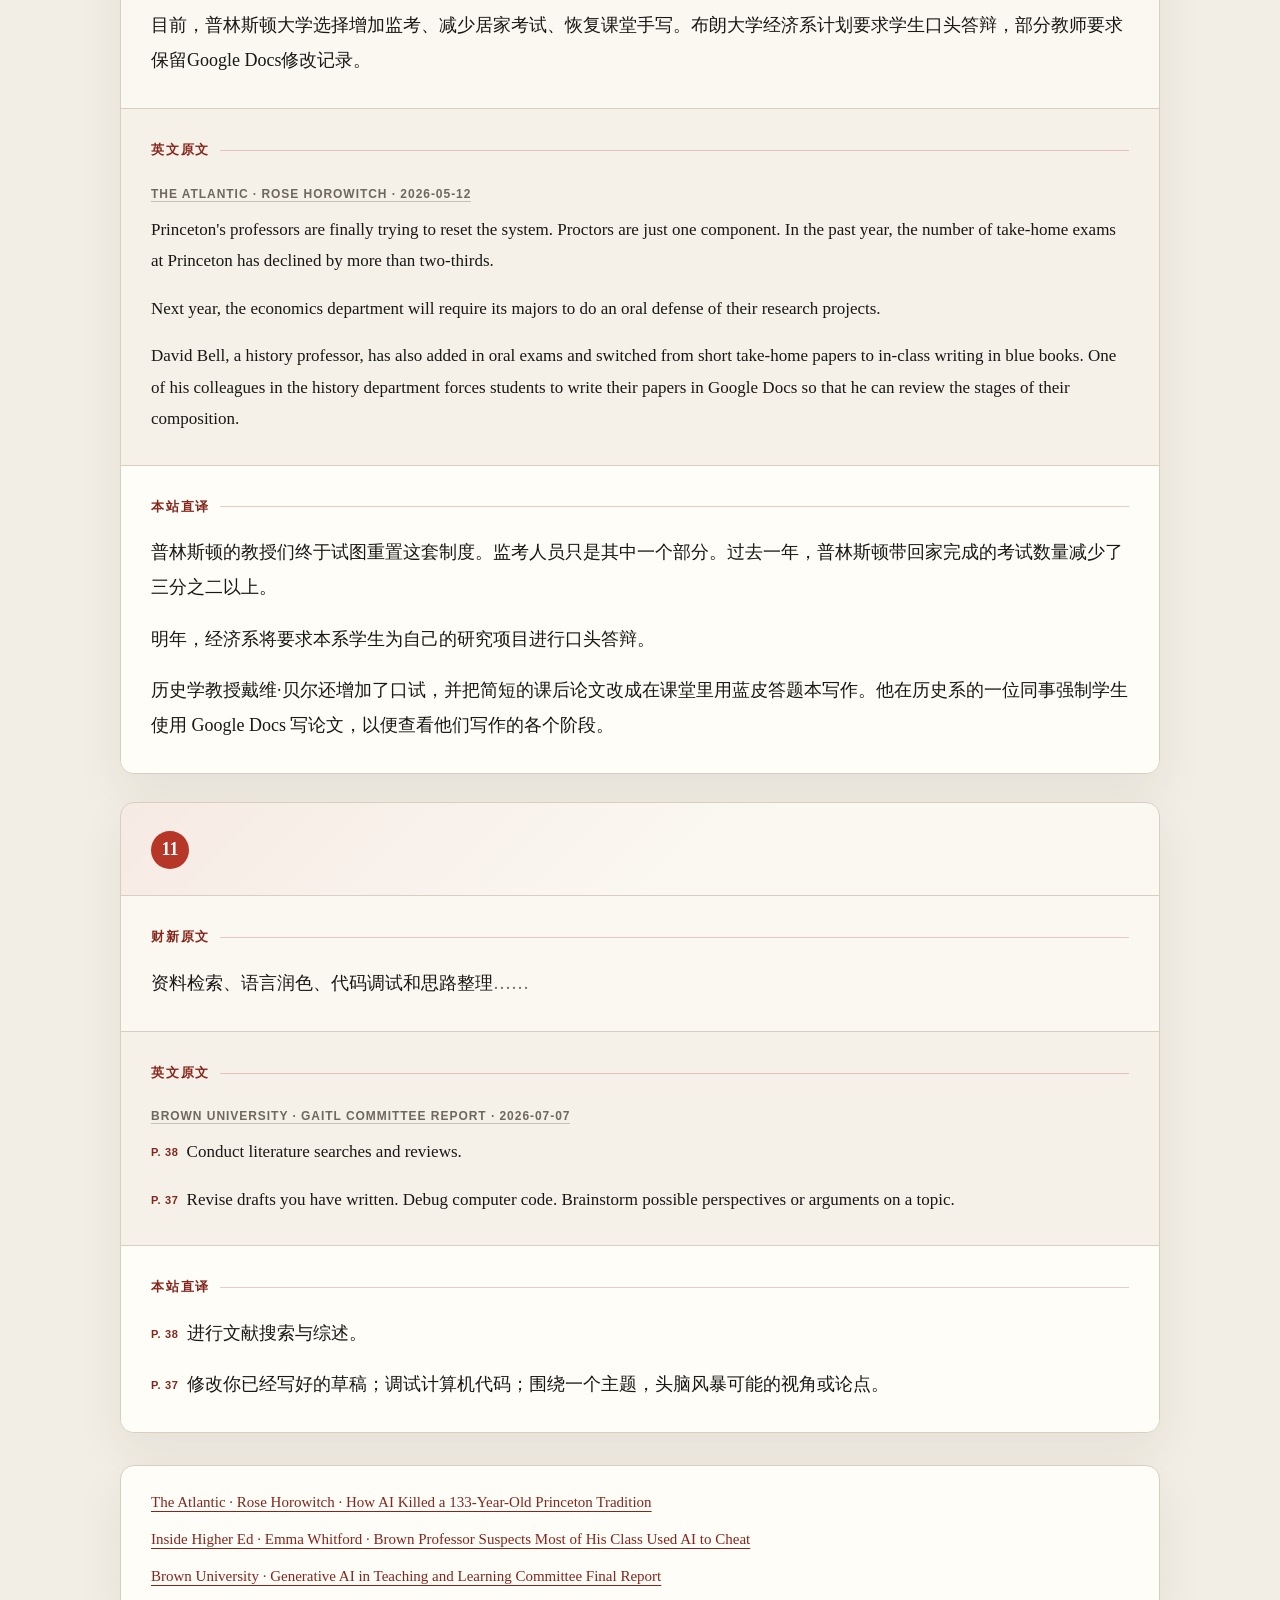
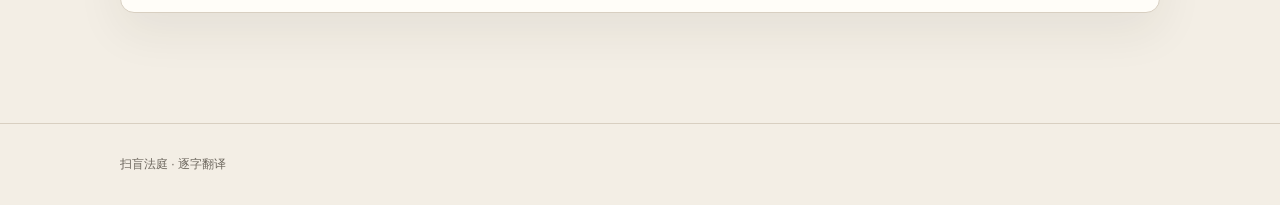
<file: projects/ai-cheating.html>
<!doctype html>
<html lang="zh-CN">
<head>
  <meta charset="utf-8">
  <meta name="viewport" content="width=device-width, initial-scale=1">
  <title>财新《大学怎样对抗 AI 作弊》｜逐字对照</title>
  <meta name="description" content="财新《大学怎样对抗 AI 作弊》中文原文、英文来源与本站直译的逐字对照。">
  <style>
    :root {
      --bg: #f3eee5;
      --paper: #fbf8f2;
      --paper-strong: #fffdf8;
      --ink: #191816;
      --muted: #6e685f;
      --line: #d8cfc1;
      --red: #b63627;
      --red-deep: #85261c;
      --red-soft: #f7e9e4;
      --shadow: 0 18px 48px rgba(49, 39, 28, .07);
    }

    * { box-sizing: border-box; }

    html { scroll-behavior: smooth; }

    body {
      margin: 0;
      color: var(--ink);
      background:
        radial-gradient(circle at 100% 0, rgba(182, 54, 39, .06), transparent 28rem),
        var(--bg);
      font-family: -apple-system, BlinkMacSystemFont, "Segoe UI", "PingFang SC",
        "Hiragino Sans GB", "Microsoft YaHei", sans-serif;
      line-height: 1.75;
    }

    a { color: inherit; }

    .wrap {
      width: min(1040px, calc(100% - 48px));
      margin-inline: auto;
    }

    .topbar {
      position: sticky;
      top: 0;
      z-index: 20;
      border-bottom: 1px solid rgba(216, 207, 193, .92);
      background: rgba(243, 238, 229, .93);
      backdrop-filter: blur(14px);
    }

    .topbar-inner {
      min-height: 64px;
      display: flex;
      align-items: center;
      justify-content: space-between;
      gap: 22px;
    }

    .brand {
      font-family: Georgia, "Songti SC", "STSong", serif;
      font-weight: 700;
      text-decoration: none;
      white-space: nowrap;
    }

    .topbar nav {
      display: flex;
      gap: 8px;
      overflow-x: auto;
      scrollbar-width: none;
    }

    .topbar nav::-webkit-scrollbar { display: none; }

    .topbar nav a {
      flex: 0 0 auto;
      padding: 5px 9px;
      color: var(--muted);
      border-radius: 999px;
      font-size: 13px;
      text-decoration: none;
    }

    .topbar nav a:hover,
    .topbar nav a:focus-visible {
      color: var(--red-deep);
      background: var(--red-soft);
    }

    .hero { padding: 86px 0 60px; }

    .draft-badge {
      display: inline-flex;
      align-items: center;
      gap: 8px;
      margin: 0 0 22px;
      padding: 6px 11px;
      color: var(--red-deep);
      border: 1px solid rgba(182, 54, 39, .35);
      border-radius: 999px;
      background: var(--red-soft);
      font-size: 12px;
      font-weight: 800;
      letter-spacing: .08em;
    }

    .draft-badge::before {
      width: 7px;
      height: 7px;
      border-radius: 50%;
      background: var(--red);
      content: "";
    }

    h1 {
      max-width: 920px;
      margin: 0;
      font-family: Georgia, "Songti SC", "STSong", serif;
      font-size: clamp(42px, 7vw, 72px);
      font-weight: 520;
      letter-spacing: -.035em;
      line-height: 1.08;
    }

    h1 em { color: var(--red); font-style: normal; }

    .dek {
      max-width: 820px;
      margin: 28px 0 0;
      color: #49443d;
      font-size: 19px;
      line-height: 1.9;
    }

    main { padding-bottom: 110px; }

    .case {
      margin-top: 28px;
      overflow: hidden;
      border: 1px solid var(--line);
      border-radius: 14px;
      background: var(--paper);
      box-shadow: var(--shadow);
      scroll-margin-top: 82px;
    }

    .case:first-of-type { margin-top: 0; }

    .case-head {
      display: block;
      align-items: start;
      padding: 28px 30px 26px;
      border-bottom: 1px solid var(--line);
      background: linear-gradient(135deg, rgba(182, 54, 39, .07), transparent 60%);
    }

    .case-no {
      display: grid;
      width: 38px;
      height: 38px;
      place-items: center;
      color: white;
      border-radius: 50%;
      background: var(--red);
      font-family: Georgia, serif;
      font-size: 18px;
      font-weight: 700;
      margin: 0;
    }

    .layer { padding: 30px; }

    .layer + .layer { border-top: 1px solid var(--line); }

    .layer-source { background: #f5f0e8; }

    .layer-translation { background: var(--paper-strong); }

    .layer-label {
      display: flex;
      align-items: center;
      gap: 10px;
      margin: 0 0 17px;
      color: var(--red-deep);
      font-size: 13px;
      font-weight: 850;
      letter-spacing: .14em;
    }

    .layer-label::after {
      height: 1px;
      flex: 1;
      background: rgba(182, 54, 39, .25);
      content: "";
    }

    blockquote {
      margin: 0;
      font-family: Georgia, "Songti SC", "STSong", serif;
      font-size: 18px;
      line-height: 1.95;
    }

    blockquote p { margin: 0; }

    blockquote p + p { margin-top: 16px; }

    .english {
      font-family: Georgia, "Times New Roman", serif;
      font-size: 17px;
      line-height: 1.85;
    }

    .source-group + .source-group {
      margin-top: 22px;
      padding-top: 22px;
      border-top: 1px dashed #cabfaf;
    }

    .source-name {
      display: inline-block;
      margin: 0 0 9px;
      color: var(--muted);
      font-family: -apple-system, BlinkMacSystemFont, "Segoe UI", sans-serif;
      font-size: 12px;
      font-style: normal;
      font-weight: 800;
      letter-spacing: .08em;
      text-transform: uppercase;
    }

    .source-name a {
      text-decoration: none;
      border-bottom: 1px solid rgba(110, 104, 95, .35);
    }

    .speaker {
      margin: 0 0 10px;
      color: var(--red-deep);
      font-size: 13px;
      font-weight: 750;
    }

    .source-locator {
      display: inline-block;
      margin-right: 8px;
      color: var(--red-deep);
      font-family: -apple-system, BlinkMacSystemFont, "Segoe UI", sans-serif;
      font-size: 11px;
      font-weight: 800;
      letter-spacing: .06em;
      vertical-align: 1px;
    }

    .source-index {
      margin-top: 32px;
      padding: 24px 30px;
      border: 1px solid var(--line);
      border-radius: 14px;
      background: var(--paper-strong);
      box-shadow: var(--shadow);
    }

    .source-index a {
      display: block;
      color: var(--red-deep);
      font-family: Georgia, "Times New Roman", serif;
      font-size: 15px;
      line-height: 1.65;
      text-decoration-thickness: 1px;
      text-underline-offset: 4px;
    }

    .source-index a + a { margin-top: 12px; }

    .ellipsis { color: var(--muted); }

    footer {
      padding: 30px 0;
      color: var(--muted);
      border-top: 1px solid var(--line);
      font-size: 12px;
    }

    @media (max-width: 760px) {
      .wrap { width: min(100% - 28px, 1040px); }
      .topbar-inner { min-height: 58px; }
      .brand { display: none; }
      .topbar nav { width: 100%; }
      .hero { padding: 58px 0 42px; }
      .dek { font-size: 17px; }
      .case-head { padding: 23px 20px 21px; gap: 13px; }
      .case-no { width: 32px; height: 32px; font-size: 15px; }
      .layer { padding: 23px 20px; }
      blockquote { font-size: 17px; line-height: 1.9; }
      .english { font-size: 16px; }
    }
  </style>
</head>
<body>
  <header class="topbar">
    <div class="topbar-inner wrap">
      <a class="brand" href="../index.html">扫盲法庭 · 逐字翻译</a>
      <nav aria-label="本页段落">
        <a href="#case-1">1</a>
        <a href="#case-2">2</a>
        <a href="#case-3">3</a>
        <a href="#case-4">4</a>
        <a href="#case-5">5</a>
        <a href="#case-6">6</a>
        <a href="#case-7">7</a>
        <a href="#case-8">8</a>
        <a href="#case-9">9</a>
        <a href="#case-10">10</a>
        <a href="#case-11">11</a>
      </nav>
    </div>
  </header>

  <div class="hero wrap" id="top">
    <h1>财新《大学怎样对抗 AI 作弊》<br><em>逐字对照</em></h1>
  </div>

  <main class="wrap">
    <article class="case" id="case-1">
      <header class="case-head"><h2 class="case-no">1</h2></header>
      <section class="layer layer-her">
        <h3 class="layer-label">财新原文</h3>
        <blockquote lang="zh-CN">
          <p>1876年，普林斯顿大学校报《普林斯顿人》发表社论，反对学校安排监考。社论认为，预先把学生当作潜在的骗子是糟糕的道德教育；给予他们信任，反而更易培养诚实。文章建议，考试结束时由学生签署承诺，声明自己既没有给予也没有接受他人帮助，教授和助教可去处理“比监视作弊更有意义的事情”。</p>
        </blockquote>
      </section>
      <section class="layer layer-source">
        <h3 class="layer-label">英文原文</h3>
        <div class="source-group">
          <cite class="source-name"><a href="https://www.theatlantic.com/ideas/2026/05/princeton-ai-honor-code/687144/" target="_blank" rel="noopener noreferrer">The Atlantic · Rose Horowitch · 2026-05-12</a></cite>
          <blockquote class="english" lang="en">
            <p>In 1876, an editorial in Princeton's newly founded campus newspaper, The Princetonian, argued against the use of proctors to monitor exams.</p>
            <p>Proctoring was “a means of bad moral education,” the author wrote. Treat students as presumptively dishonest, and some would become so; treat them as honorable, and they would learn to behave honorably.</p>
            <p>“Let every man write at the end of his paper a pledge that he has neither given nor received help, and let professors and tutors address themselves to some better business than watching for fraud.”</p>
          </blockquote>
        </div>
      </section>
      <section class="layer layer-translation">
        <h3 class="layer-label">本站直译</h3>
        <blockquote lang="zh-CN">
          <p>1876年，普林斯顿新创办的校园报纸《普林斯顿人》刊登了一篇社论，反对使用监考人员监督考试。</p>
          <p>作者写道，监考是“一种糟糕的道德教育手段”。把学生预先视为不诚实的人，其中一些人就会变得不诚实；把他们当作有荣誉感的人，他们就会学着以荣誉行事。</p>
          <p>“让每个人在试卷末尾写下誓言，声明自己既未给予帮助也未接受帮助；让教授和助教去做些比盯着欺诈更好的事情。”</p>
        </blockquote>
      </section>
    </article>

    <article class="case" id="case-2">
      <header class="case-head"><h2 class="case-no">2</h2></header>
      <section class="layer layer-her">
        <h3 class="layer-label">财新原文</h3>
        <blockquote lang="zh-CN">
          <p>1893年，这套安排正式发展为普林斯顿著名的“荣誉准则”：考试开始后，教授离开教室，学生自行维持秩序；发现作弊者有义务举报，受到指控者由同龄人组成的委员会审理。</p>
        </blockquote>
      </section>
      <section class="layer layer-source">
        <h3 class="layer-label">英文原文</h3>
        <div class="source-group">
          <cite class="source-name"><a href="https://www.theatlantic.com/ideas/2026/05/princeton-ai-honor-code/687144/" target="_blank" rel="noopener noreferrer">The Atlantic · Rose Horowitch · 2026-05-12</a></cite>
          <blockquote class="english" lang="en">
            <p>That proposal was eventually embodied in Princeton's famous Honor Code, adopted in 1893 and modified only lightly in the ensuing 133 years.</p>
            <p>When students take their final exams, professors leave the room. Students write down a pledge not to cheat. They are expected to report anyone who does. Any student accused of impropriety comes before a jury of their peers.</p>
          </blockquote>
        </div>
      </section>
      <section class="layer layer-translation">
        <h3 class="layer-label">本站直译</h3>
        <blockquote lang="zh-CN">
          <p>这个提议最终体现在普林斯顿著名的荣誉准则中。该准则于1893年通过，在此后的133年里仅有轻微修改。</p>
          <p>学生参加期末考试时，教授离开教室。学生写下不作弊的誓言；他们应当举报任何作弊者；任何被指控有不当行为的学生，都要接受由同龄人组成的陪审团审理。</p>
        </blockquote>
      </section>
    </article>

    <article class="case" id="case-3">
      <header class="case-head"><h2 class="case-no">3</h2></header>
      <section class="layer layer-her">
        <h3 class="layer-label">财新原文</h3>
        <blockquote lang="zh-CN">
          <p>此后133年间，这项制度挺过了两次世界大战、上世纪60年代校园动荡、水门事件带来的信任危机，以及搜索引擎和维基百科的冲击。</p>
        </blockquote>
      </section>
      <section class="layer layer-source">
        <h3 class="layer-label">英文原文</h3>
        <div class="source-group">
          <cite class="source-name"><a href="https://www.theatlantic.com/ideas/2026/05/princeton-ai-honor-code/687144/" target="_blank" rel="noopener noreferrer">The Atlantic · Rose Horowitch · 2026-05-12</a></cite>
          <blockquote class="english" lang="en">
            <p>The code lasted through two world wars, the upheaval of the 1960s, the disillusionment of Watergate, and even the rise of search engines and SparkNotes.</p>
          </blockquote>
        </div>
      </section>
      <section class="layer layer-translation">
        <h3 class="layer-label">本站直译</h3>
        <blockquote lang="zh-CN">
          <p>这套准则经历了两次世界大战、20世纪60年代的动荡、水门事件带来的幻灭，甚至还经受住了搜索引擎和 SparkNotes 的兴起。</p>
        </blockquote>
      </section>
    </article>

    <article class="case" id="case-4">
      <header class="case-head"><h2 class="case-no">4</h2></header>
      <section class="layer layer-her">
        <h3 class="layer-label">财新原文</h3>
        <blockquote lang="zh-CN">
          <p>最终让它难以维系的是生成式人工智能。2026年5月，普林斯顿教师投票决定重新引入监考。荣誉准则在名义上仍然存在，学生依然要签署不作弊承诺，教授却要留在考场确认这份承诺是否可信。一个曾靠荣誉维持的制度，如今要靠监督来保障。</p>
        </blockquote>
      </section>
      <section class="layer layer-source">
        <h3 class="layer-label">英文原文</h3>
        <div class="source-group">
          <cite class="source-name"><a href="https://www.theatlantic.com/ideas/2026/05/princeton-ai-honor-code/687144/" target="_blank" rel="noopener noreferrer">The Atlantic · Rose Horowitch · 2026-05-12</a></cite>
          <blockquote class="english" lang="en">
            <p>It finally met its match in generative AI.</p>
            <p>Yesterday, after the rise of AI-facilitated cheating became too obvious to ignore, Princeton's faculty voted to begin proctoring exams again.</p>
            <p>Technically, the Honor Code is still in place. Students will still sign a pledge that they didn't cheat. But now professors will be watching to make sure they're telling the truth. The Honor Code can't run on the honor system anymore.</p>
          </blockquote>
        </div>
      </section>
      <section class="layer layer-translation">
        <h3 class="layer-label">本站直译</h3>
        <blockquote lang="zh-CN">
          <p>它终于在生成式人工智能面前遇到了对手。</p>
          <p>昨天，在人工智能助长的作弊已经明显到无法忽视之后，普林斯顿教师投票决定重新监考。</p>
          <p>严格说来，荣誉准则仍然存在，学生仍要签署没有作弊的誓言；但现在，教授会在场监督，确认他们说的是实话。荣誉准则已经无法再靠荣誉制度自行运转。</p>
        </blockquote>
      </section>
    </article>

    <article class="case" id="case-5">
      <header class="case-head"><h2 class="case-no">5</h2></header>
      <section class="layer layer-her">
        <h3 class="layer-label">财新原文</h3>
        <blockquote lang="zh-CN">
          <p>同年春天，布朗大学经济学教授罗伯托·塞拉诺（Roberto Serrano）经历了另一场信任危机。受校园枪击事件影响，他把期中考试改为居家进行，结果成绩高得反常，不少答案与ChatGPT生成的内容高度相似；期末恢复现场闭卷后，成绩大幅下降，一批期中获得满分的学生选择退课。</p>
        </blockquote>
      </section>
      <section class="layer layer-source">
        <h3 class="layer-label">英文原文</h3>
        <div class="source-group">
          <cite class="source-name"><a href="https://www.insidehighered.com/news/faculty/learning-assessment/2026/07/08/brown-professor-suspects-most-his-class-used-ai-cheat" target="_blank" rel="noopener noreferrer">Inside Higher Ed · Emma Whitford · 2026-07-08</a></cite>
          <blockquote class="english" lang="en">
            <p>For the first time since he started teaching Welfare Economics and Social Choice Theory nearly two decades ago, Brown University economics professor Roberto Serrano gave his students a take-home midterm this spring.</p>
            <p>Quite a few students had expressed anxiety about being in a classroom after a gunman killed two students and injured nine in a December mass shooting at Brown, and so “it was appropriate,” he said, to allow students to take their exams at home.</p>
            <p>When the midterm came along, the average score was 96 percent. He and his graders ran the test through ChatGPT. The AI gave answers that mirrored what his students had written.</p>
            <p>He and his graders <span class="ellipsis">[…]</span> changed the final exam to an in-person test. <span class="ellipsis">[…]</span> 18 of them subsequently dropped the class. <span class="ellipsis">[…]</span> The average score on the final was 48.6 percent—by far a historic low.</p>
          </blockquote>
        </div>
      </section>
      <section class="layer layer-translation">
        <h3 class="layer-label">本站直译</h3>
        <blockquote lang="zh-CN">
          <p>布朗大学经济学教授罗伯托·塞拉诺教授“福利经济学与社会选择理论”近二十年来，今年春天第一次给学生安排了带回家完成的期中考试。</p>
          <p>去年12月，布朗大学发生大规模枪击，一名枪手杀死两名学生、打伤九人。相当多学生表示，他们对待在教室里感到焦虑；塞拉诺说，因此允许学生在家考试“是合适的”。</p>
          <p>期中考试的平均分达到96分。塞拉诺和助教把试题输入 ChatGPT，人工智能给出的答案与学生写下的答案相互映照。</p>
          <p>他和助教……把期末考试改成现场考试。……随后有18名学生退课。……期末平均分为48.6分，是远低于以往的历史最低分。</p>
        </blockquote>
      </section>
    </article>

    <article class="case" id="case-6">
      <header class="case-head"><h2 class="case-no">6</h2></header>
      <section class="layer layer-her">
        <h3 class="layer-label">财新原文</h3>
        <blockquote lang="zh-CN">
          <p>塞拉诺教授提交证据后，学术规范委员会长期没有回应，直到媒体曝光，调查才终于启动。</p>
        </blockquote>
      </section>
      <section class="layer layer-source">
        <h3 class="layer-label">英文原文</h3>
        <div class="source-group">
          <cite class="source-name"><a href="https://www.insidehighered.com/news/faculty/learning-assessment/2026/07/08/brown-professor-suspects-most-his-class-used-ai-cheat" target="_blank" rel="noopener noreferrer">Inside Higher Ed · Emma Whitford · 2026-07-08</a></cite>
          <blockquote class="english" lang="en">
            <p>In May, Serrano submitted the data shown above to Brown’s Standing Committee on the Academic Code and received no response.</p>
            <p>After he went public with his story in late June, the committee <span class="ellipsis">[…]</span> asked Serrano to submit individual complaints against each student suspected of cheating, including copies of their exams.</p>
          </blockquote>
        </div>
      </section>
      <section class="layer layer-translation">
        <h3 class="layer-label">本站直译</h3>
        <blockquote lang="zh-CN">
          <p>5月，塞拉诺把上述数据提交给布朗大学学术规范常设委员会，没有收到答复。</p>
          <p>6月底公开讲述此事后，委员会……要求塞拉诺针对每一名涉嫌作弊的学生分别提交投诉，并附上他们的试卷副本。</p>
        </blockquote>
      </section>
    </article>

    <article class="case" id="case-7">
      <header class="case-head"><h2 class="case-no">7</h2></header>
      <section class="layer layer-her">
        <h3 class="layer-label">财新原文</h3>
        <blockquote lang="zh-CN">
          <p>过去，学生需要<span class="ellipsis">……</span>抄袭同学答案；如今，只需把题目输入对话框，几分钟内便能获得结构完整、语言自然的答案。模型还能模仿个人文风，故意制造错别字，降低被识别的概率。</p>
        </blockquote>
      </section>
      <section class="layer layer-source">
        <h3 class="layer-label">英文原文</h3>
        <div class="source-group">
          <cite class="source-name"><a href="https://www.theatlantic.com/ideas/2026/05/princeton-ai-honor-code/687144/" target="_blank" rel="noopener noreferrer">The Atlantic · Rose Horowitch · 2026-05-12</a></cite>
          <blockquote class="english" lang="en">
            <p>A student who wanted to cheat had to go to the trouble of finding someone who would let them copy their answers.</p>
            <p>The internet and the shift to doing work on computers rather than by hand dramatically lowered the barriers to cheating. <span class="ellipsis">[…]</span> AI has taken that dynamic to new extremes.</p>
            <p>It can mimic any writing style, produce a unique essay, and add in typos to make it appear human-authored. The available detectors are not foolproof. Studies have consistently found that teachers are worse than they think at detecting AI usage.</p>
          </blockquote>
        </div>
      </section>
      <section class="layer layer-translation">
        <h3 class="layer-label">本站直译</h3>
        <blockquote lang="zh-CN">
          <p>想作弊的学生必须费力找到一个愿意让自己抄答案的人。</p>
          <p>互联网，以及从手写转向在电脑上完成作业，大幅降低了作弊的门槛。……人工智能把这种趋势推向了新的极端。</p>
          <p>它可以模仿任何写作风格，生成独一无二的文章，还可以加入错别字，让文本看起来像是人写的。现有检测工具并非万无一失。研究一再发现，教师识别人工智能使用情况的能力，不如他们自己以为的那么好。</p>
        </blockquote>
      </section>
    </article>

    <article class="case" id="case-8">
      <header class="case-head"><h2 class="case-no">8</h2></header>
      <section class="layer layer-her">
        <h3 class="layer-label">财新原文</h3>
        <blockquote lang="zh-CN">
          <p>在一项501名毕业生参与的调查中，30%承认曾作弊，28%承认在禁止使用ChatGPT的作业中使用过它，45%知道同学作弊却没有举报。</p>
        </blockquote>
      </section>
      <section class="layer layer-source">
        <h3 class="layer-label">英文原文</h3>
        <div class="source-group">
          <cite class="source-name"><a href="https://www.theatlantic.com/ideas/2026/05/princeton-ai-honor-code/687144/" target="_blank" rel="noopener noreferrer">The Atlantic · Rose Horowitch · 2026-05-12</a></cite>
          <blockquote class="english" lang="en">
            <p>In the school newspaper's survey of graduating seniors, which 501 students responded to, 30 percent said that they had cheated, 28 percent said that they had used ChatGPT on an assignment when it was not allowed, and 45 percent said that they knew of cheating by a peer and chose not to report it.</p>
          </blockquote>
        </div>
      </section>
      <section class="layer layer-translation">
        <h3 class="layer-label">本站直译</h3>
        <blockquote lang="zh-CN">
          <p>校报对毕业班学生所做的调查共有501人回应：30%的人说自己曾经作弊，28%的人说自己曾在不允许使用 ChatGPT 的作业中使用它，45%的人说自己知道同学作弊，却选择不举报。</p>
        </blockquote>
      </section>
    </article>

    <article class="case" id="case-9">
      <header class="case-head"><h2 class="case-no">9</h2></header>
      <section class="layer layer-her">
        <h3 class="layer-label">财新原文</h3>
        <blockquote lang="zh-CN">
          <p>当越来越多人相信“大家都在用”，遵守规则便容易显得像自愿接受竞争劣势。</p>
        </blockquote>
      </section>
      <section class="layer layer-source">
        <h3 class="layer-label">英文原文</h3>
        <div class="source-group">
          <cite class="source-name"><a href="https://www.theatlantic.com/ideas/2026/05/princeton-ai-honor-code/687144/" target="_blank" rel="noopener noreferrer">The Atlantic · Rose Horowitch · 2026-05-12</a></cite>
          <blockquote class="english" lang="en">
            <p>That makes students who play by the rules feel like suckers.</p>
            <p>“There’s an air of people cheating on take-homes and people just using ChatGPT,” Makuc said. “As long as people think there is more cheating, it encourages more cheating.”</p>
          </blockquote>
        </div>
      </section>
      <section class="layer layer-translation">
        <h3 class="layer-label">本站直译</h3>
        <blockquote lang="zh-CN">
          <p>这让那些遵守规则的学生觉得自己像傻瓜。</p>
          <p>马库克说：“空气中弥漫着一种感觉：人们在带回家完成的考试里作弊，大家就是在使用 ChatGPT。只要人们觉得作弊更多了，这种感觉就会鼓励更多作弊。”</p>
        </blockquote>
      </section>
    </article>

    <article class="case" id="case-10">
      <header class="case-head"><h2 class="case-no">10</h2></header>
      <section class="layer layer-her">
        <h3 class="layer-label">财新原文</h3>
        <blockquote lang="zh-CN">
          <p>目前，普林斯顿大学选择增加监考、减少居家考试、恢复课堂手写。布朗大学经济系计划要求学生口头答辩，部分教师要求保留Google Docs修改记录。</p>
        </blockquote>
      </section>
      <section class="layer layer-source">
        <h3 class="layer-label">英文原文</h3>
        <div class="source-group">
          <cite class="source-name"><a href="https://www.theatlantic.com/ideas/2026/05/princeton-ai-honor-code/687144/" target="_blank" rel="noopener noreferrer">The Atlantic · Rose Horowitch · 2026-05-12</a></cite>
          <blockquote class="english" lang="en">
            <p>Princeton's professors are finally trying to reset the system. Proctors are just one component. In the past year, the number of take-home exams at Princeton has declined by more than two-thirds.</p>
            <p>Next year, the economics department will require its majors to do an oral defense of their research projects.</p>
            <p>David Bell, a history professor, has also added in oral exams and switched from short take-home papers to in-class writing in blue books. One of his colleagues in the history department forces students to write their papers in Google Docs so that he can review the stages of their composition.</p>
          </blockquote>
        </div>
      </section>
      <section class="layer layer-translation">
        <h3 class="layer-label">本站直译</h3>
        <blockquote lang="zh-CN">
          <p>普林斯顿的教授们终于试图重置这套制度。监考人员只是其中一个部分。过去一年，普林斯顿带回家完成的考试数量减少了三分之二以上。</p>
          <p>明年，经济系将要求本系学生为自己的研究项目进行口头答辩。</p>
          <p>历史学教授戴维·贝尔还增加了口试，并把简短的课后论文改成在课堂里用蓝皮答题本写作。他在历史系的一位同事强制学生使用 Google Docs 写论文，以便查看他们写作的各个阶段。</p>
        </blockquote>
      </section>
    </article>

    <article class="case" id="case-11">
      <header class="case-head"><h2 class="case-no">11</h2></header>
      <section class="layer layer-her">
        <h3 class="layer-label">财新原文</h3>
        <blockquote lang="zh-CN">
          <p>资料检索、语言润色、代码调试和思路整理<span class="ellipsis">……</span></p>
        </blockquote>
      </section>
      <section class="layer layer-source">
        <h3 class="layer-label">英文原文</h3>
        <div class="source-group">
          <cite class="source-name"><a href="https://provost.brown.edu/sites/default/files/GAITL_Committee_Report_FNL.pdf" target="_blank" rel="noopener noreferrer">Brown University · GAITL Committee Report · 2026-07-07</a></cite>
          <blockquote class="english" lang="en">
            <p><span class="source-locator">P. 38</span>Conduct literature searches and reviews.</p>
            <p><span class="source-locator">P. 37</span>Revise drafts you have written. Debug computer code. Brainstorm possible perspectives or arguments on a topic.</p>
          </blockquote>
        </div>
      </section>
      <section class="layer layer-translation">
        <h3 class="layer-label">本站直译</h3>
        <blockquote lang="zh-CN">
          <p><span class="source-locator">P. 38</span>进行文献搜索与综述。</p>
          <p><span class="source-locator">P. 37</span>修改你已经写好的草稿；调试计算机代码；围绕一个主题，头脑风暴可能的视角或论点。</p>
        </blockquote>
      </section>
    </article>

    <nav class="source-index" aria-label="英文原文链接">
      <a href="https://www.theatlantic.com/ideas/2026/05/princeton-ai-honor-code/687144/" target="_blank" rel="noopener noreferrer">The Atlantic · Rose Horowitch · How AI Killed a 133-Year-Old Princeton Tradition</a>
      <a href="https://www.insidehighered.com/news/faculty/learning-assessment/2026/07/08/brown-professor-suspects-most-his-class-used-ai-cheat" target="_blank" rel="noopener noreferrer">Inside Higher Ed · Emma Whitford · Brown Professor Suspects Most of His Class Used AI to Cheat</a>
      <a href="https://provost.brown.edu/sites/default/files/GAITL_Committee_Report_FNL.pdf" target="_blank" rel="noopener noreferrer">Brown University · Generative AI in Teaching and Learning Committee Final Report</a>
    </nav>
  </main>

  <footer>
    <div class="wrap">扫盲法庭 · 逐字翻译</div>
  </footer>
</body>
</html>
</file>
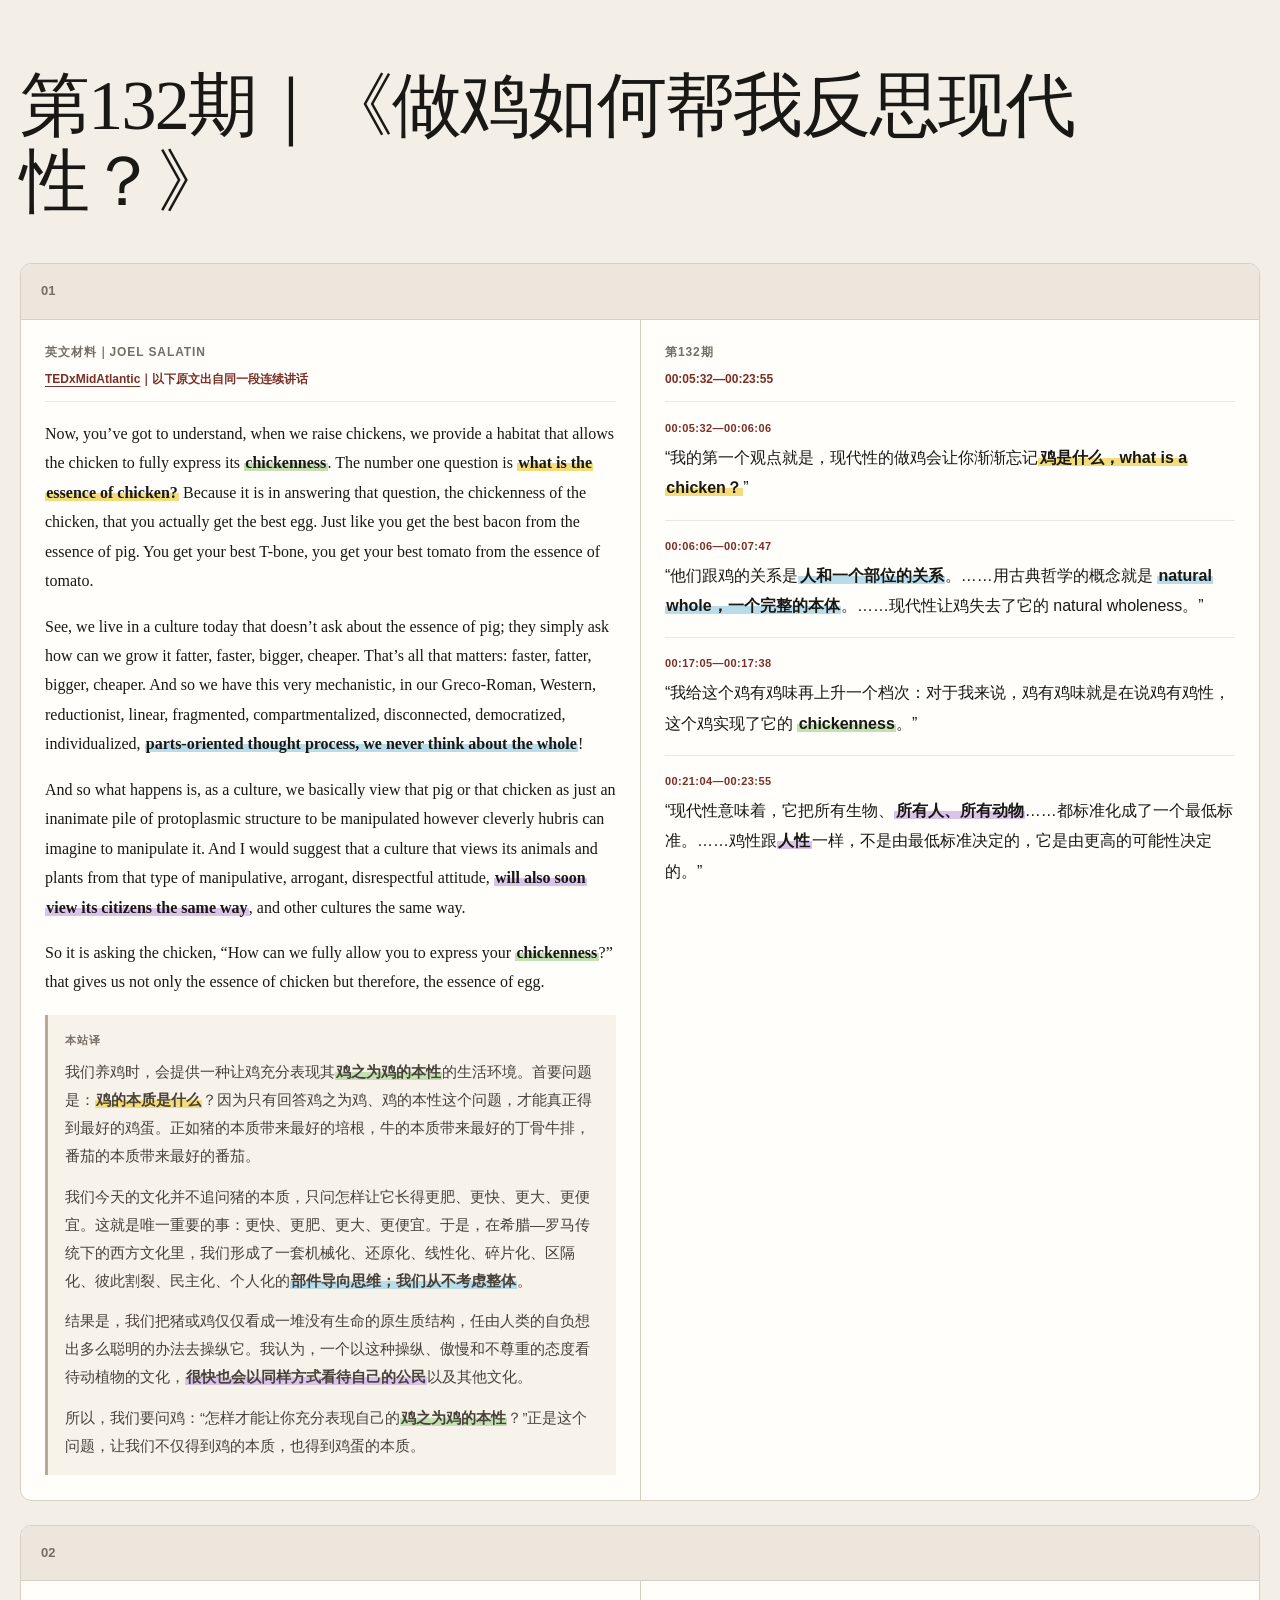
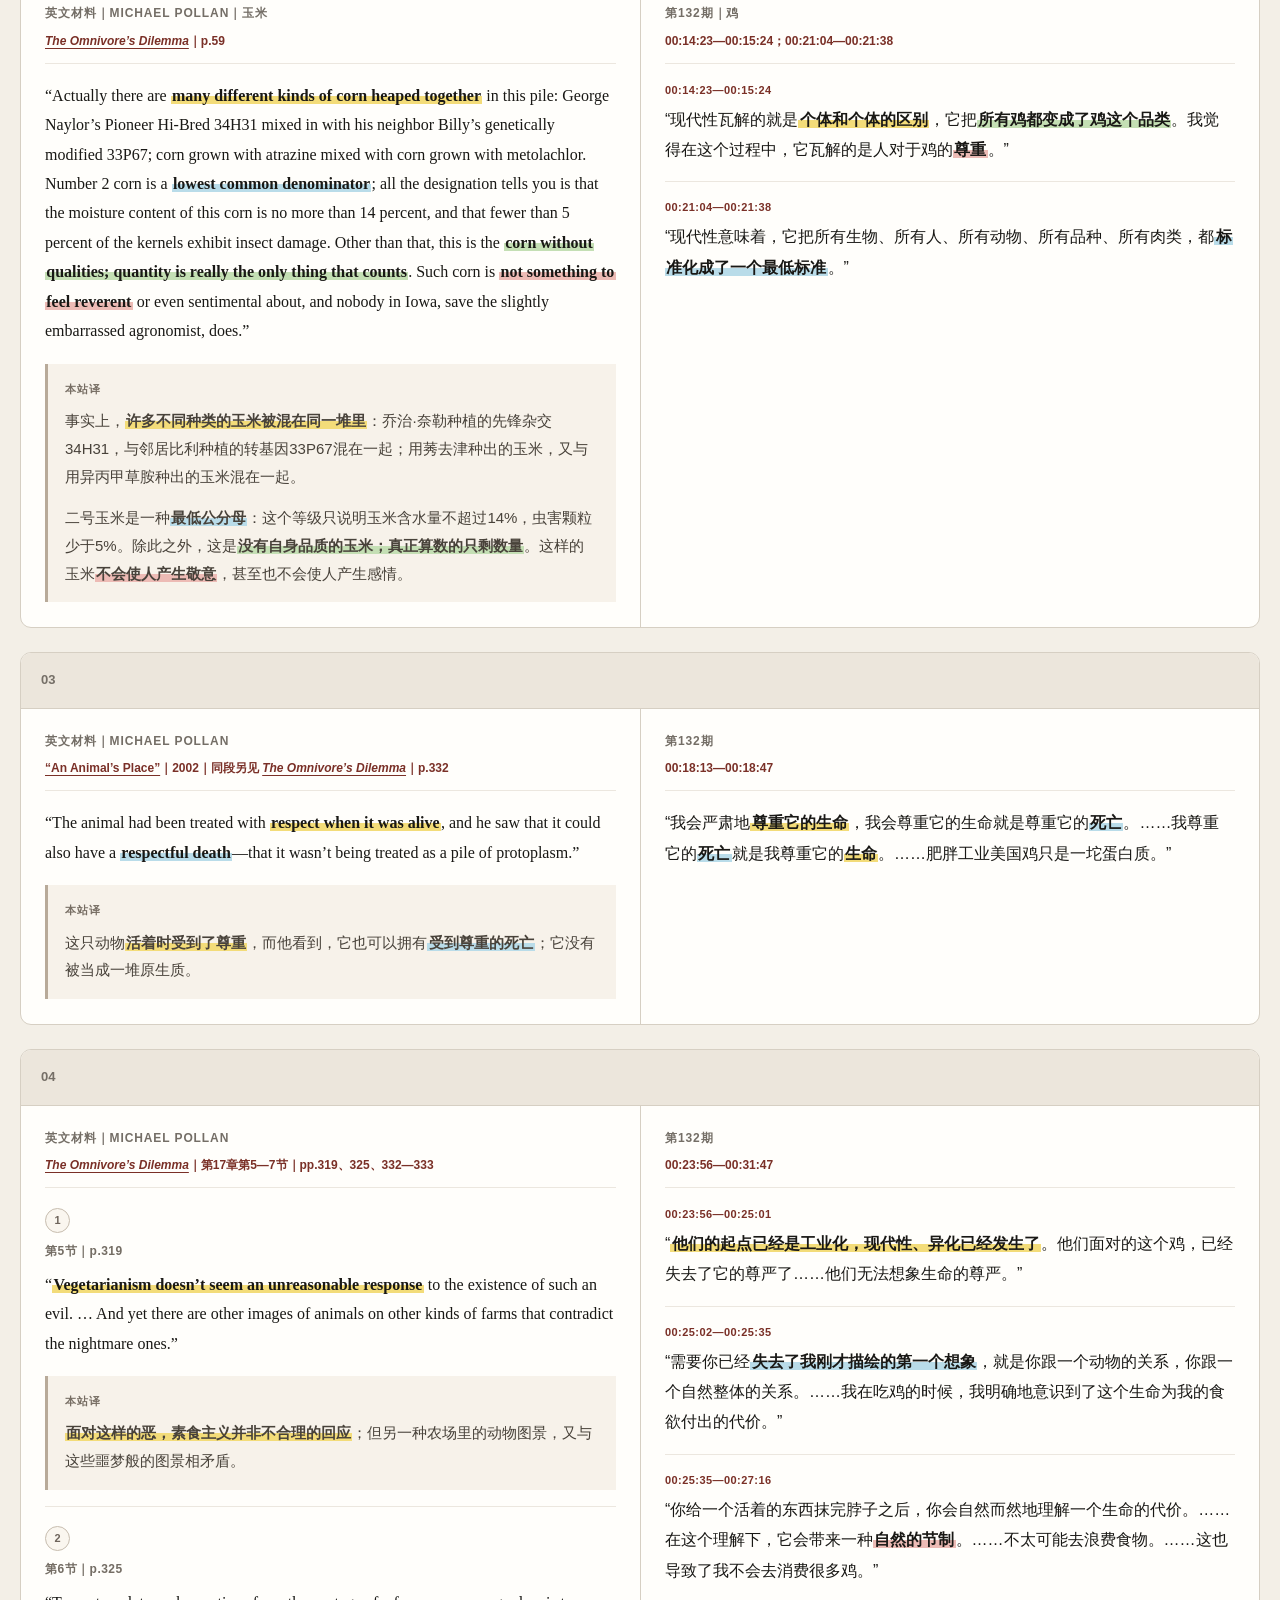
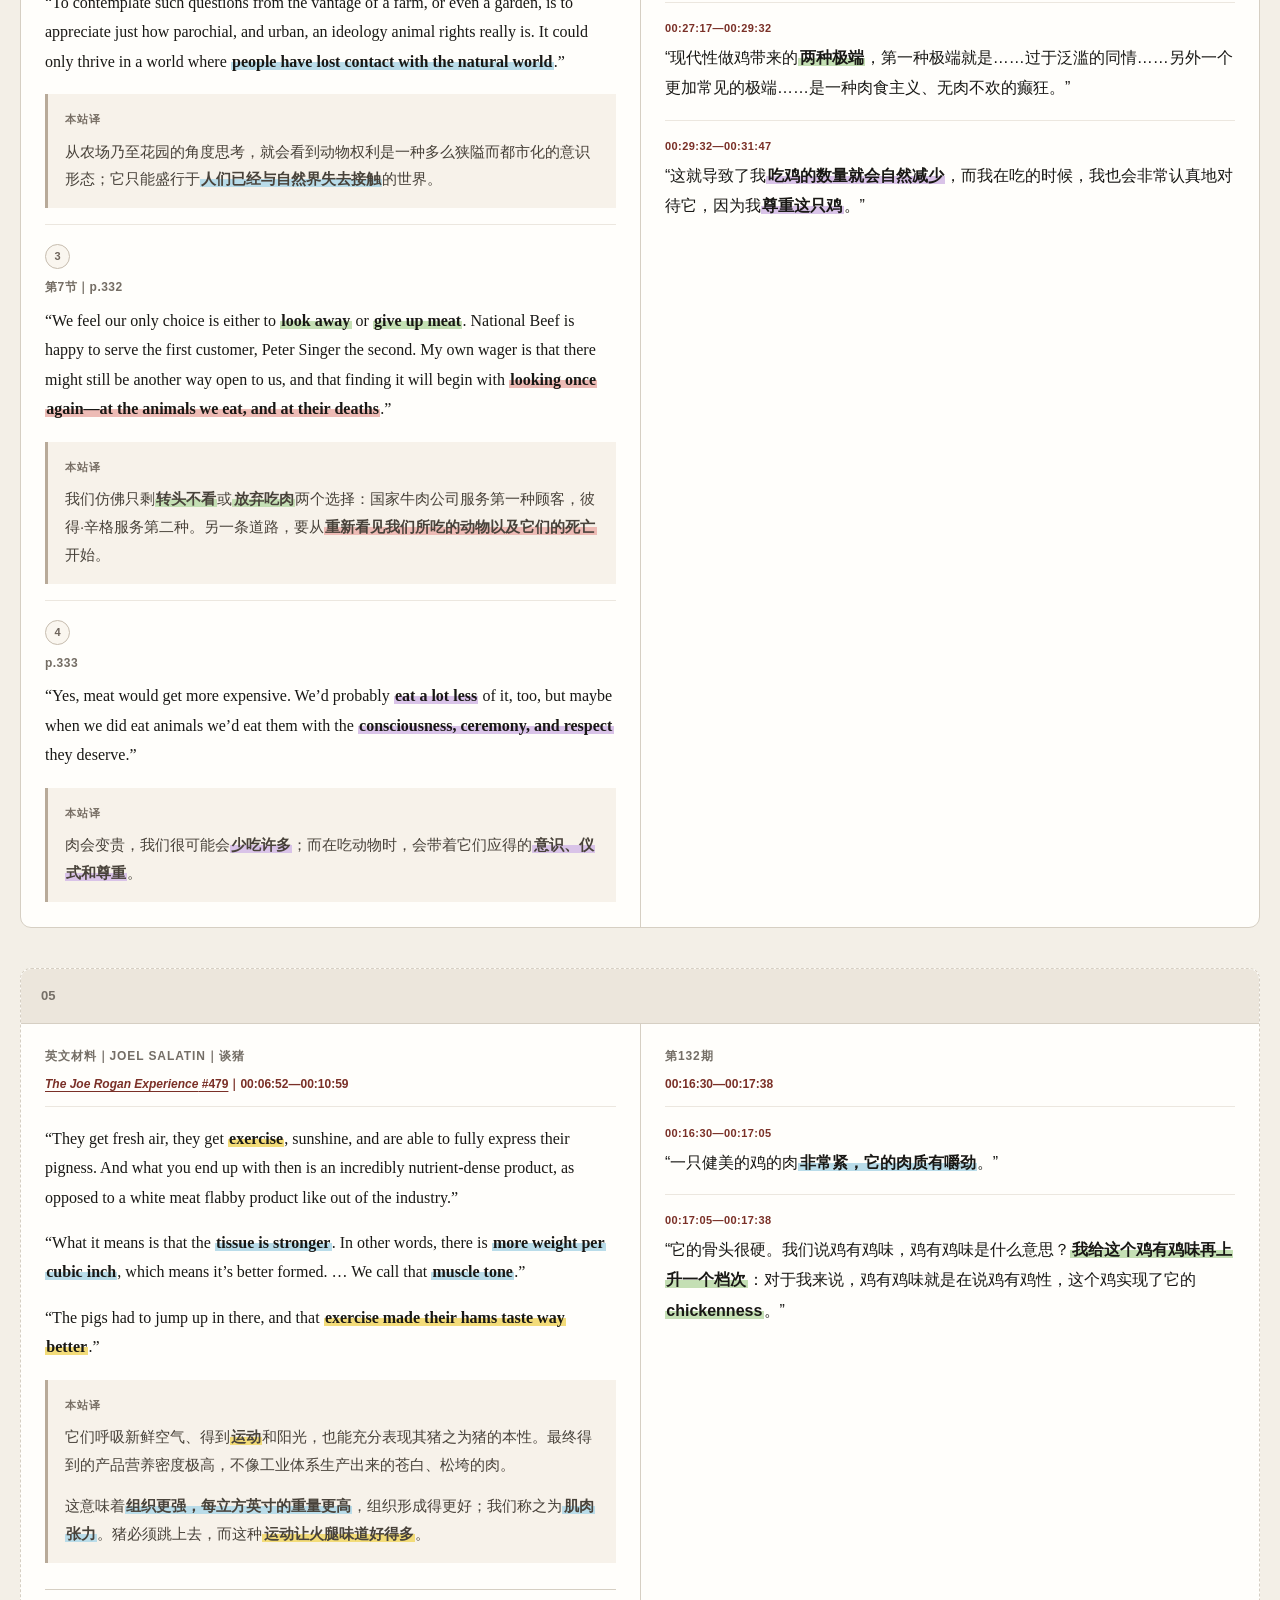
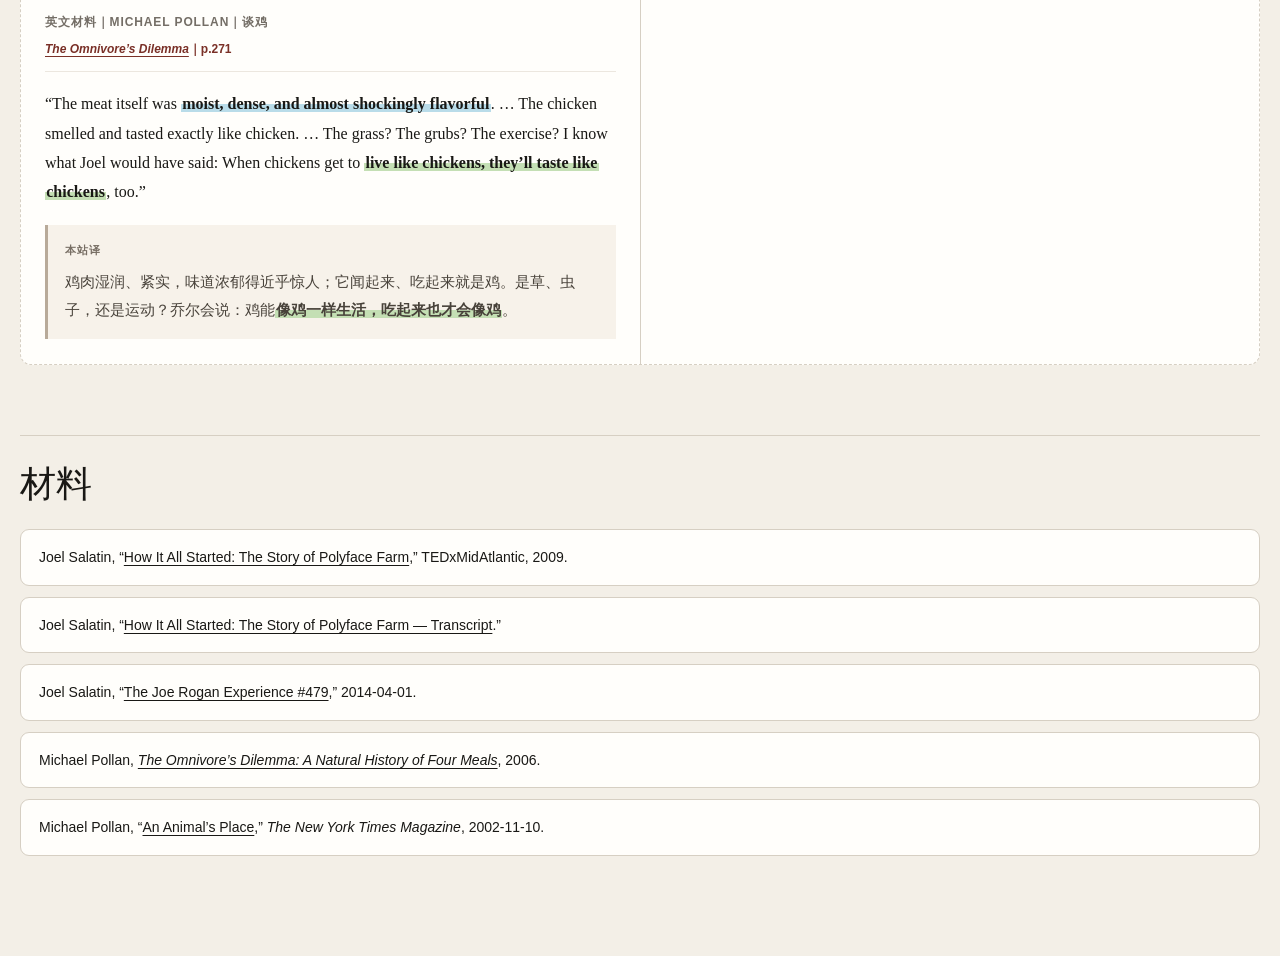
<file: projects/episode-132-chicken-modernity.html>
<!doctype html>
<html lang="zh-CN">
<head>
<meta charset="utf-8">
<meta name="viewport" content="width=device-width, initial-scale=1">
<title>第132期｜《做鸡如何帮我反思现代性？》</title>
<style>
:root{
  --bg:#f3efe7;--paper:#fffefb;--ink:#191815;--muted:#706a61;
  --line:#d6cfc3;--accent:#7a3027;--head:#ece6dc;
  --y:#f3dc79;--b:#b9dce9;--g:#c4dfb4;--r:#edbbb5;--p:#d9c3e8
}
*{box-sizing:border-box}
html{scroll-behavior:smooth}
body{margin:0;background:var(--bg);color:var(--ink);font-family:-apple-system,BlinkMacSystemFont,"Segoe UI","PingFang SC","Hiragino Sans GB","Microsoft YaHei",sans-serif;line-height:1.72}
a{color:inherit;text-underline-offset:3px}
main{width:min(1240px,calc(100% - 40px));margin:auto;padding:68px 0 100px}
h1{margin:0 0 44px;font:500 clamp(40px,5.5vw,70px)/1.08 Georgia,"Songti SC","STSong",serif;letter-spacing:-.025em}
.cards{display:grid;gap:24px}
.card{overflow-x:auto;background:var(--paper);border:1px solid var(--line);border-radius:11px}
.supplement{margin-top:16px;border-style:dashed}
.title{min-width:920px;display:flex;align-items:center;gap:14px;padding:16px 20px;background:var(--head);border-bottom:1px solid var(--line)}
.number{color:#756f67;font-size:13px;font-weight:850;font-variant-numeric:tabular-nums}
.compare{min-width:920px;display:grid;grid-template-columns:minmax(0,1fr) minmax(0,1fr)}
.side{min-width:0;padding:22px 24px 25px}.side+.side{border-left:1px solid var(--line)}
.label{margin:0 0 8px;color:#746e66;font-size:12px;font-weight:850;letter-spacing:.075em}
.source{margin:0 0 17px;padding:0 0 11px;border-bottom:1px solid #ece7df;color:var(--accent);font-size:12px;font-weight:760;line-height:1.65}
.english{margin:0 0 16px;font:16px/1.84 Georgia,"Times New Roman",serif}.english p{margin:0 0 16px}.english p:last-child{margin-bottom:0}
.translation{margin-top:18px;padding:15px 17px;border-left:3px solid #b8aa99;background:#f7f2ea;color:#48423a;font-size:15px;line-height:1.86}
.translation b{display:block;margin-bottom:8px;color:#776e64;font-size:11px;letter-spacing:.08em}.translation p{margin:0 0 13px}.translation p:last-child{margin-bottom:0}
.block{margin:0 0 16px;padding:0 0 16px;border-bottom:1px solid #ece7df}.block:last-child{margin-bottom:0;padding-bottom:0;border-bottom:0}
.time{display:block;margin-bottom:5px;color:var(--accent);font-size:11px;font-weight:850;letter-spacing:.04em}
.quote{margin:0;font-size:16px;line-height:1.9}
.mark{padding:0 .08em;font-weight:760;box-decoration-break:clone;-webkit-box-decoration-break:clone}
.m1{background:linear-gradient(transparent 55%,var(--y) 55%)}.m2{background:linear-gradient(transparent 55%,var(--b) 55%)}.m3{background:linear-gradient(transparent 55%,var(--g) 55%)}.m4{background:linear-gradient(transparent 55%,var(--r) 55%)}.m5{background:linear-gradient(transparent 55%,var(--p) 55%)}
.step{display:inline-flex;width:25px;height:25px;margin-bottom:8px;align-items:center;justify-content:center;border:1px solid #c7bdaf;border-radius:50%;background:#faf6ef;color:#6e645b;font-size:11px;font-weight:850}
.location{margin:0 0 8px;color:#746d64;font-size:12px;font-weight:820;letter-spacing:.04em}
.source-group+.source-group{margin-top:26px;padding-top:22px;border-top:1px solid var(--line)}
.materials{margin-top:70px;padding-top:26px;border-top:1px solid var(--line)}
.materials h2{margin:0 0 22px;font:520 36px/1.25 Georgia,"Songti SC","STSong",serif}
.material-list{display:grid;gap:11px}.material{padding:15px 18px;border:1px solid var(--line);border-radius:9px;background:var(--paper);font-size:14px;line-height:1.75}
@media(max-width:760px){main{width:min(100% - 22px,1240px);padding-top:38px}h1{margin-bottom:30px;font-size:36px}.title,.compare{min-width:820px}}
</style>
</head>
<body>
<main>
<h1>第132期｜《做鸡如何帮我反思现代性？》</h1>

<div class="cards">

<section class="card">
  <header class="title"><span class="number">01</span></header>
  <div class="compare">
    <article class="side">
      <div class="label">英文材料｜JOEL SALATIN</div>
      <div class="source"><a href="https://www.youtube.com/watch?v=-T9UaP1AsMI">TEDxMidAtlantic</a>｜以下原文出自同一段连续讲话</div>
      <div class="english">
        <p>Now, you’ve got to understand, when we raise chickens, we provide a habitat that allows the chicken to fully express its <span class="mark m3">chickenness</span>. The number one question is <span class="mark m1">what is the essence of chicken?</span> Because it is in answering that question, the chickenness of the chicken, that you actually get the best egg. Just like you get the best bacon from the essence of pig. You get your best T-bone, you get your best tomato from the essence of tomato.</p>
        <p>See, we live in a culture today that doesn’t ask about the essence of pig; they simply ask how can we grow it fatter, faster, bigger, cheaper. That’s all that matters: faster, fatter, bigger, cheaper. And so we have this very mechanistic, in our Greco-Roman, Western, reductionist, linear, fragmented, compartmentalized, disconnected, democratized, individualized, <span class="mark m2">parts-oriented thought process, we never think about the whole</span>!</p>
        <p>And so what happens is, as a culture, we basically view that pig or that chicken as just an inanimate pile of protoplasmic structure to be manipulated however cleverly hubris can imagine to manipulate it. And I would suggest that a culture that views its animals and plants from that type of manipulative, arrogant, disrespectful attitude, <span class="mark m5">will also soon view its citizens the same way</span>, and other cultures the same way.</p>
        <p>So it is asking the chicken, “How can we fully allow you to express your <span class="mark m3">chickenness</span>?” that gives us not only the essence of chicken but therefore, the essence of egg.</p>
      </div>
      <div class="translation">
        <b>本站译</b>
        <p>我们养鸡时，会提供一种让鸡充分表现其<span class="mark m3">鸡之为鸡的本性</span>的生活环境。首要问题是：<span class="mark m1">鸡的本质是什么</span>？因为只有回答鸡之为鸡、鸡的本性这个问题，才能真正得到最好的鸡蛋。正如猪的本质带来最好的培根，牛的本质带来最好的丁骨牛排，番茄的本质带来最好的番茄。</p>
        <p>我们今天的文化并不追问猪的本质，只问怎样让它长得更肥、更快、更大、更便宜。这就是唯一重要的事：更快、更肥、更大、更便宜。于是，在希腊—罗马传统下的西方文化里，我们形成了一套机械化、还原化、线性化、碎片化、区隔化、彼此割裂、民主化、个人化的<span class="mark m2">部件导向思维；我们从不考虑整体</span>。</p>
        <p>结果是，我们把猪或鸡仅仅看成一堆没有生命的原生质结构，任由人类的自负想出多么聪明的办法去操纵它。我认为，一个以这种操纵、傲慢和不尊重的态度看待动植物的文化，<span class="mark m5">很快也会以同样方式看待自己的公民</span>以及其他文化。</p>
        <p>所以，我们要问鸡：“怎样才能让你充分表现自己的<span class="mark m3">鸡之为鸡的本性</span>？”正是这个问题，让我们不仅得到鸡的本质，也得到鸡蛋的本质。</p>
      </div>
    </article>
    <article class="side">
      <div class="label">第132期</div>
      <div class="source">00:05:32—00:23:55</div>
      <div class="block"><span class="time">00:05:32—00:06:06</span><p class="quote">“我的第一个观点就是，现代性的做鸡会让你渐渐忘记<span class="mark m1">鸡是什么，what is a chicken？</span>”</p></div>
      <div class="block"><span class="time">00:06:06—00:07:47</span><p class="quote">“他们跟鸡的关系是<span class="mark m2">人和一个部位的关系</span>。……用古典哲学的概念就是 <span class="mark m2">natural whole，一个完整的本体</span>。……现代性让鸡失去了它的 natural wholeness。”</p></div>
      <div class="block"><span class="time">00:17:05—00:17:38</span><p class="quote">“我给这个鸡有鸡味再上升一个档次：对于我来说，鸡有鸡味就是在说鸡有鸡性，这个鸡实现了它的 <span class="mark m3">chickenness</span>。”</p></div>
      <div class="block"><span class="time">00:21:04—00:23:55</span><p class="quote">“现代性意味着，它把所有生物、<span class="mark m5">所有人、所有动物</span>……都标准化成了一个最低标准。……鸡性跟<span class="mark m5">人性</span>一样，不是由最低标准决定的，它是由更高的可能性决定的。”</p></div>
    </article>
  </div>
</section>

<section class="card">
  <header class="title"><span class="number">02</span></header>
  <div class="compare">
    <article class="side">
      <div class="label">英文材料｜MICHAEL POLLAN｜玉米</div>
      <div class="source"><a href="https://michaelpollan.com/books/the-omnivores-dilemma/"><em>The Omnivore’s Dilemma</em></a>｜p.59</div>
      <p class="english">“Actually there are <span class="mark m1">many different kinds of corn heaped together</span> in this pile: George Naylor’s Pioneer Hi-Bred 34H31 mixed in with his neighbor Billy’s genetically modified 33P67; corn grown with atrazine mixed with corn grown with metolachlor. Number 2 corn is a <span class="mark m2">lowest common denominator</span>; all the designation tells you is that the moisture content of this corn is no more than 14 percent, and that fewer than 5 percent of the kernels exhibit insect damage. Other than that, this is the <span class="mark m3">corn without qualities; quantity is really the only thing that counts</span>. Such corn is <span class="mark m4">not something to feel reverent</span> or even sentimental about, and nobody in Iowa, save the slightly embarrassed agronomist, does.”</p>
      <div class="translation">
        <b>本站译</b>
        <p>事实上，<span class="mark m1">许多不同种类的玉米被混在同一堆里</span>：乔治·奈勒种植的先锋杂交34H31，与邻居比利种植的转基因33P67混在一起；用莠去津种出的玉米，又与用异丙甲草胺种出的玉米混在一起。</p>
        <p>二号玉米是一种<span class="mark m2">最低公分母</span>：这个等级只说明玉米含水量不超过14%，虫害颗粒少于5%。除此之外，这是<span class="mark m3">没有自身品质的玉米；真正算数的只剩数量</span>。这样的玉米<span class="mark m4">不会使人产生敬意</span>，甚至也不会使人产生感情。</p>
      </div>
    </article>
    <article class="side">
      <div class="label">第132期｜鸡</div>
      <div class="source">00:14:23—00:15:24；00:21:04—00:21:38</div>
      <div class="block"><span class="time">00:14:23—00:15:24</span><p class="quote">“现代性瓦解的就是<span class="mark m1">个体和个体的区别</span>，它把<span class="mark m3">所有鸡都变成了鸡这个品类</span>。我觉得在这个过程中，它瓦解的是人对于鸡的<span class="mark m4">尊重</span>。”</p></div>
      <div class="block"><span class="time">00:21:04—00:21:38</span><p class="quote">“现代性意味着，它把所有生物、所有人、所有动物、所有品种、所有肉类，都<span class="mark m2">标准化成了一个最低标准</span>。”</p></div>
    </article>
  </div>
</section>

<section class="card">
  <header class="title"><span class="number">03</span></header>
  <div class="compare">
    <article class="side">
      <div class="label">英文材料｜MICHAEL POLLAN</div>
      <div class="source"><a href="https://michaelpollan.com/articles-archive/an-animals-place/">“An Animal’s Place”</a>｜2002｜同段另见 <a href="https://michaelpollan.com/books/the-omnivores-dilemma/"><em>The Omnivore’s Dilemma</em></a>｜p.332</div>
      <p class="english">“The animal had been treated with <span class="mark m1">respect when it was alive</span>, and he saw that it could also have a <span class="mark m2">respectful death</span>—that it wasn’t being treated as a pile of protoplasm.”</p>
      <div class="translation"><b>本站译</b>这只动物<span class="mark m1">活着时受到了尊重</span>，而他看到，它也可以拥有<span class="mark m2">受到尊重的死亡</span>；它没有被当成一堆原生质。</div>
    </article>
    <article class="side">
      <div class="label">第132期</div>
      <div class="source">00:18:13—00:18:47</div>
      <p class="quote">“我会严肃地<span class="mark m1">尊重它的生命</span>，我会尊重它的生命就是尊重它的<span class="mark m2">死亡</span>。……我尊重它的<span class="mark m2">死亡</span>就是我尊重它的<span class="mark m1">生命</span>。……肥胖工业美国鸡只是一坨蛋白质。”</p>
    </article>
  </div>
</section>

<section class="card">
  <header class="title"><span class="number">04</span></header>
  <div class="compare">
    <article class="side">
      <div class="label">英文材料｜MICHAEL POLLAN</div>
      <div class="source"><a href="https://michaelpollan.com/books/the-omnivores-dilemma/"><em>The Omnivore’s Dilemma</em></a>｜第17章第5—7节｜pp.319、325、332—333</div>
      <div class="block">
        <span class="step">1</span><div class="location">第5节｜p.319</div>
        <p class="english">“<span class="mark m1">Vegetarianism doesn’t seem an unreasonable response</span> to the existence of such an evil. … And yet there are other images of animals on other kinds of farms that contradict the nightmare ones.”</p>
        <div class="translation"><b>本站译</b><span class="mark m1">面对这样的恶，素食主义并非不合理的回应</span>；但另一种农场里的动物图景，又与这些噩梦般的图景相矛盾。</div>
      </div>
      <div class="block">
        <span class="step">2</span><div class="location">第6节｜p.325</div>
        <p class="english">“To contemplate such questions from the vantage of a farm, or even a garden, is to appreciate just how parochial, and urban, an ideology animal rights really is. It could only thrive in a world where <span class="mark m2">people have lost contact with the natural world</span>.”</p>
        <div class="translation"><b>本站译</b>从农场乃至花园的角度思考，就会看到动物权利是一种多么狭隘而都市化的意识形态；它只能盛行于<span class="mark m2">人们已经与自然界失去接触</span>的世界。</div>
      </div>
      <div class="block">
        <span class="step">3</span><div class="location">第7节｜p.332</div>
        <p class="english">“We feel our only choice is either to <span class="mark m3">look away</span> or <span class="mark m3">give up meat</span>. National Beef is happy to serve the first customer, Peter Singer the second. My own wager is that there might still be another way open to us, and that finding it will begin with <span class="mark m4">looking once again—at the animals we eat, and at their deaths</span>.”</p>
        <div class="translation"><b>本站译</b>我们仿佛只剩<span class="mark m3">转头不看</span>或<span class="mark m3">放弃吃肉</span>两个选择：国家牛肉公司服务第一种顾客，彼得·辛格服务第二种。另一条道路，要从<span class="mark m4">重新看见我们所吃的动物以及它们的死亡</span>开始。</div>
      </div>
      <div class="block">
        <span class="step">4</span><div class="location">p.333</div>
        <p class="english">“Yes, meat would get more expensive. We’d probably <span class="mark m5">eat a lot less</span> of it, too, but maybe when we did eat animals we’d eat them with the <span class="mark m5">consciousness, ceremony, and respect</span> they deserve.”</p>
        <div class="translation"><b>本站译</b>肉会变贵，我们很可能会<span class="mark m5">少吃许多</span>；而在吃动物时，会带着它们应得的<span class="mark m5">意识、仪式和尊重</span>。</div>
      </div>
    </article>
    <article class="side">
      <div class="label">第132期</div>
      <div class="source">00:23:56—00:31:47</div>
      <div class="block"><span class="time">00:23:56—00:25:01</span><p class="quote">“<span class="mark m1">他们的起点已经是工业化，现代性、异化已经发生了</span>。他们面对的这个鸡，已经失去了它的尊严了……他们无法想象生命的尊严。”</p></div>
      <div class="block"><span class="time">00:25:02—00:25:35</span><p class="quote">“需要你已经<span class="mark m2">失去了我刚才描绘的第一个想象</span>，就是你跟一个动物的关系，你跟一个自然整体的关系。……我在吃鸡的时候，我明确地意识到了这个生命为我的食欲付出的代价。”</p></div>
      <div class="block"><span class="time">00:25:35—00:27:16</span><p class="quote">“你给一个活着的东西抹完脖子之后，你会自然而然地理解一个生命的代价。……在这个理解下，它会带来一种<span class="mark m4">自然的节制</span>。……不太可能去浪费食物。……这也导致了我不会去消费很多鸡。”</p></div>
      <div class="block"><span class="time">00:27:17—00:29:32</span><p class="quote">“现代性做鸡带来的<span class="mark m3">两种极端</span>，第一种极端就是……过于泛滥的同情……另外一个更加常见的极端……是一种肉食主义、无肉不欢的癫狂。”</p></div>
      <div class="block"><span class="time">00:29:32—00:31:47</span><p class="quote">“这就导致了我<span class="mark m5">吃鸡的数量就会自然减少</span>，而我在吃的时候，我也会非常认真地对待它，因为我<span class="mark m5">尊重这只鸡</span>。”</p></div>
    </article>
  </div>
</section>

<section class="card supplement">
  <header class="title"><span class="number">05</span></header>
  <div class="compare">
    <article class="side">
      <div class="source-group">
        <div class="label">英文材料｜JOEL SALATIN｜谈猪</div>
        <div class="source"><a href="https://podscripts.co/podcasts/the-joe-rogan-experience/479-joel-salatin"><em>The Joe Rogan Experience</em> #479</a>｜00:06:52—00:10:59</div>
        <p class="english">“They get fresh air, they get <span class="mark m1">exercise</span>, sunshine, and are able to fully express their pigness. And what you end up with then is an incredibly nutrient-dense product, as opposed to a white meat flabby product like out of the industry.”</p>
        <p class="english">“What it means is that the <span class="mark m2">tissue is stronger</span>. In other words, there is <span class="mark m2">more weight per cubic inch</span>, which means it’s better formed. … We call that <span class="mark m2">muscle tone</span>.”</p>
        <p class="english">“The pigs had to jump up in there, and that <span class="mark m1">exercise made their hams taste way better</span>.”</p>
        <div class="translation">
          <b>本站译</b>
          <p>它们呼吸新鲜空气、得到<span class="mark m1">运动</span>和阳光，也能充分表现其猪之为猪的本性。最终得到的产品营养密度极高，不像工业体系生产出来的苍白、松垮的肉。</p>
          <p>这意味着<span class="mark m2">组织更强，每立方英寸的重量更高</span>，组织形成得更好；我们称之为<span class="mark m2">肌肉张力</span>。猪必须跳上去，而这种<span class="mark m1">运动让火腿味道好得多</span>。</p>
        </div>
      </div>
      <div class="source-group">
        <div class="label">英文材料｜MICHAEL POLLAN｜谈鸡</div>
        <div class="source"><a href="https://michaelpollan.com/books/the-omnivores-dilemma/"><em>The Omnivore’s Dilemma</em></a>｜p.271</div>
        <p class="english">“The meat itself was <span class="mark m2">moist, dense, and almost shockingly flavorful</span>. … The chicken smelled and tasted exactly like chicken. … The grass? The grubs? The exercise? I know what Joel would have said: When chickens get to <span class="mark m3">live like chickens, they’ll taste like chickens</span>, too.”</p>
        <div class="translation"><b>本站译</b>鸡肉湿润、紧实，味道浓郁得近乎惊人；它闻起来、吃起来就是鸡。是草、虫子，还是运动？乔尔会说：鸡能<span class="mark m3">像鸡一样生活，吃起来也才会像鸡</span>。</div>
      </div>
    </article>
    <article class="side">
      <div class="label">第132期</div>
      <div class="source">00:16:30—00:17:38</div>
      <div class="block"><span class="time">00:16:30—00:17:05</span><p class="quote">“一只健美的鸡的肉<span class="mark m2">非常紧，它的肉质有嚼劲</span>。”</p></div>
      <div class="block"><span class="time">00:17:05—00:17:38</span><p class="quote">“它的骨头很硬。我们说鸡有鸡味，鸡有鸡味是什么意思？<span class="mark m3">我给这个鸡有鸡味再上升一个档次</span>：对于我来说，鸡有鸡味就是在说鸡有鸡性，这个鸡实现了它的 <span class="mark m3">chickenness</span>。”</p></div>
    </article>
  </div>
</section>

</div>

<section class="materials">
  <h2>材料</h2>
  <div class="material-list">
    <div class="material">Joel Salatin, “<a href="https://www.youtube.com/watch?v=-T9UaP1AsMI">How It All Started: The Story of Polyface Farm</a>,” TEDxMidAtlantic, 2009.</div>
    <div class="material">Joel Salatin, “<a href="https://singjupost.com/how-it-all-started-the-story-of-polyface-farm-by-joel-salatin-at-tedxmidatlantic-transcript/">How It All Started: The Story of Polyface Farm — Transcript</a>.”</div>
    <div class="material">Joel Salatin, “<a href="https://podscripts.co/podcasts/the-joe-rogan-experience/479-joel-salatin">The Joe Rogan Experience #479</a>,” 2014-04-01.</div>
    <div class="material">Michael Pollan, <a href="https://michaelpollan.com/books/the-omnivores-dilemma/"><em>The Omnivore’s Dilemma: A Natural History of Four Meals</em></a>, 2006.</div>
    <div class="material">Michael Pollan, “<a href="https://michaelpollan.com/articles-archive/an-animals-place/">An Animal’s Place</a>,” <em>The New York Times Magazine</em>, 2002-11-10.</div>
  </div>
</section>
</main>
</body>
</html>
</file>
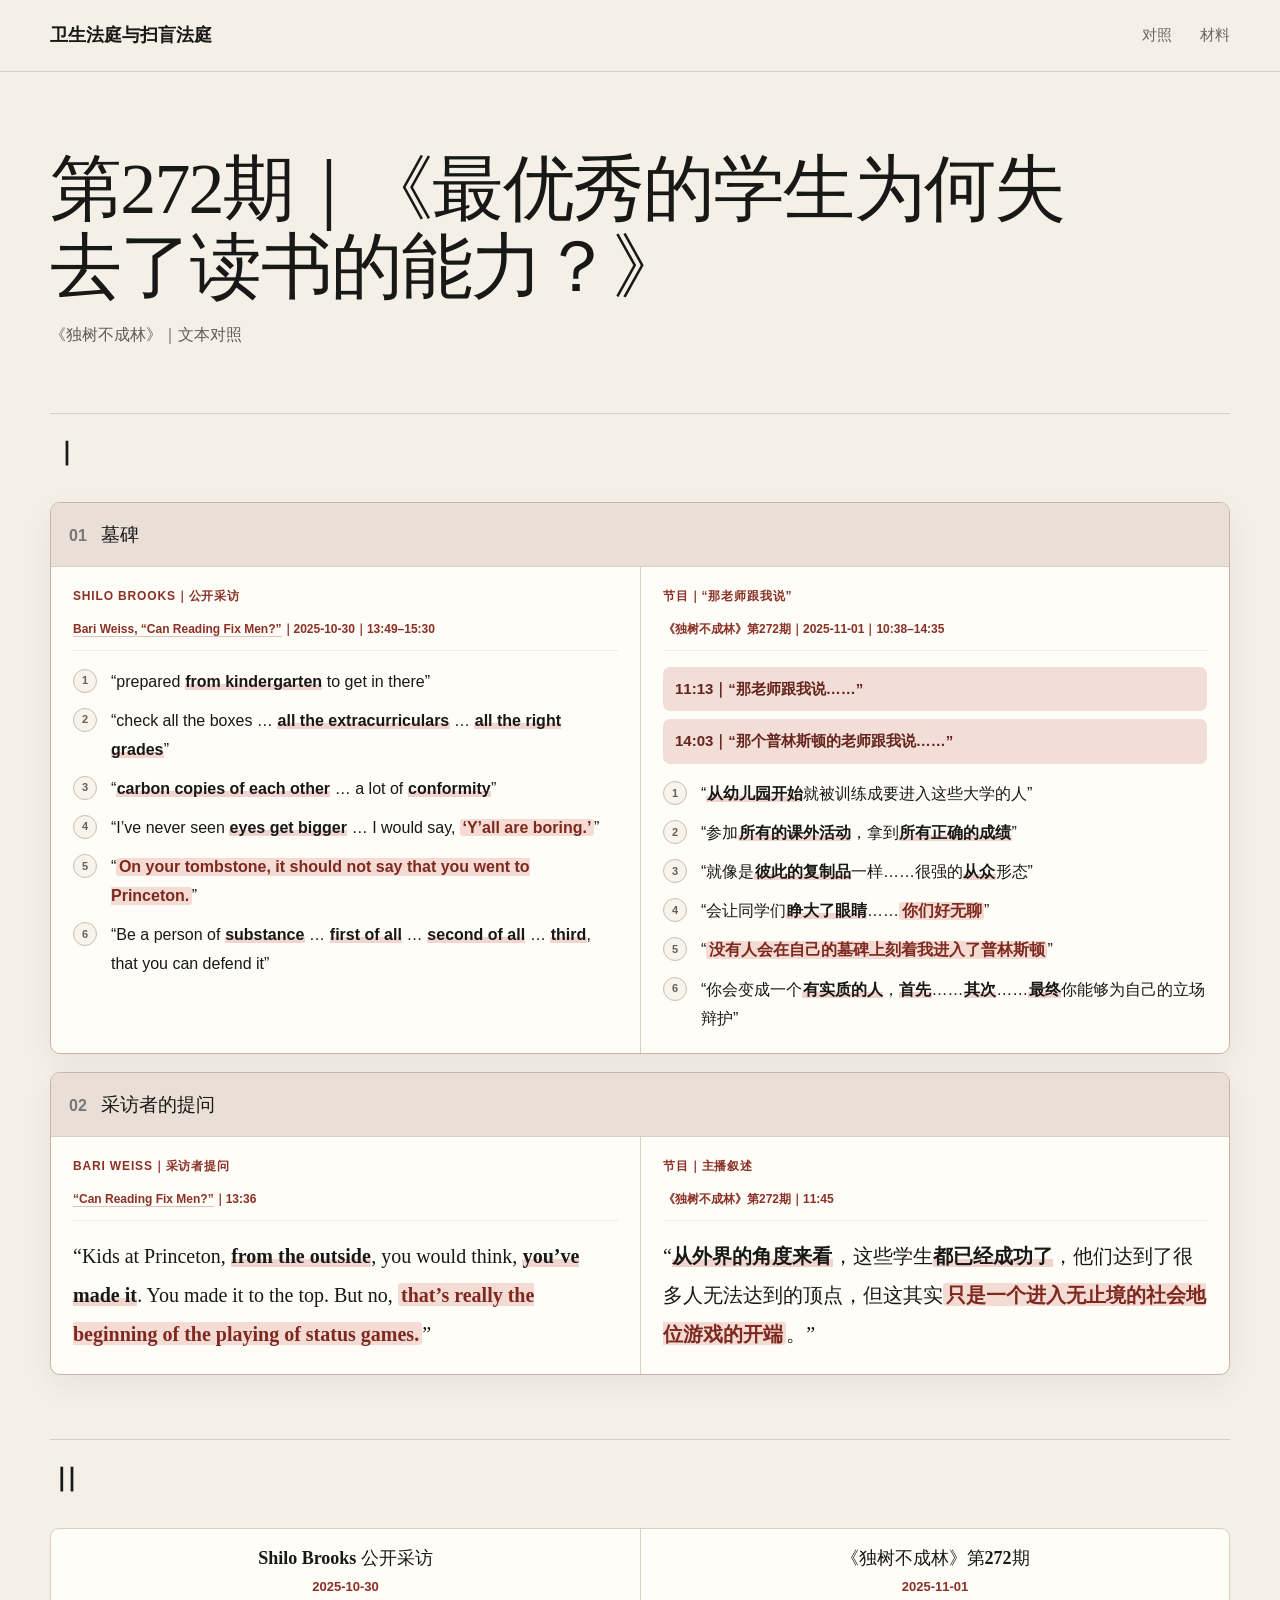
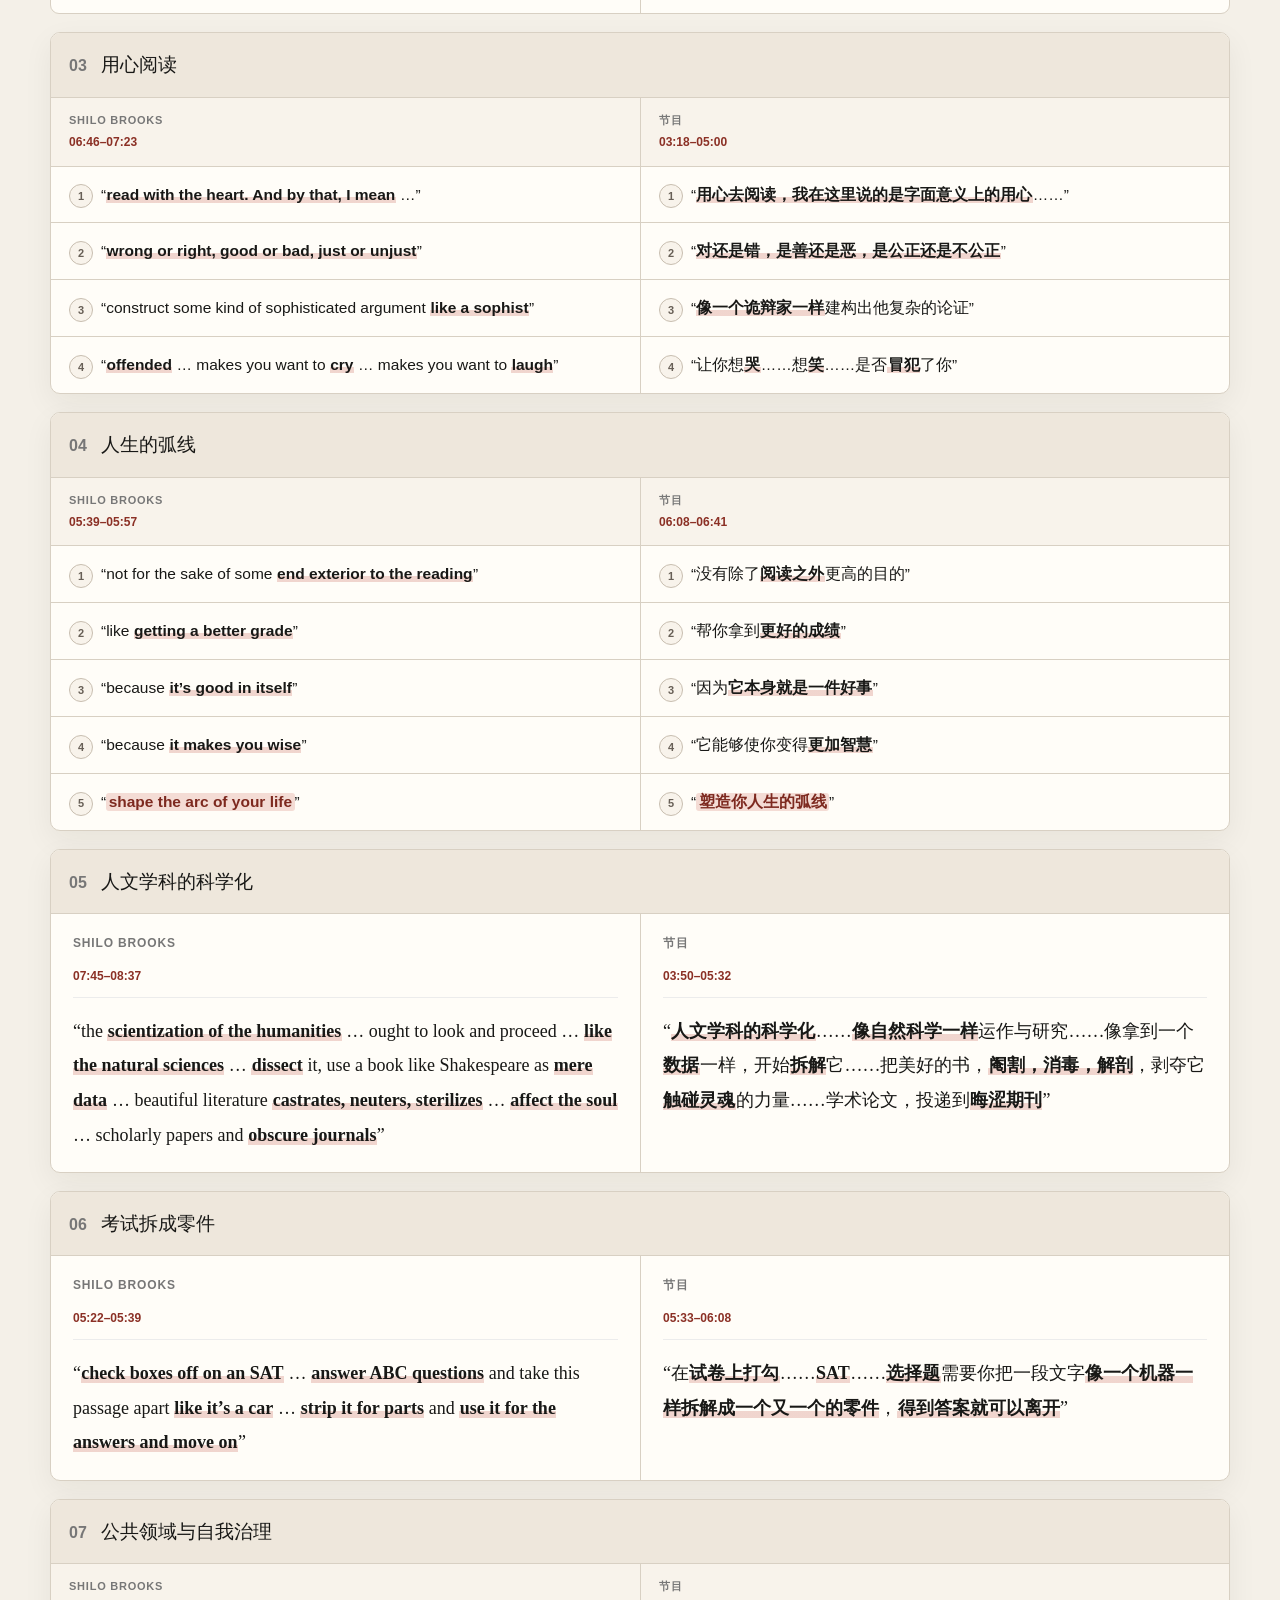
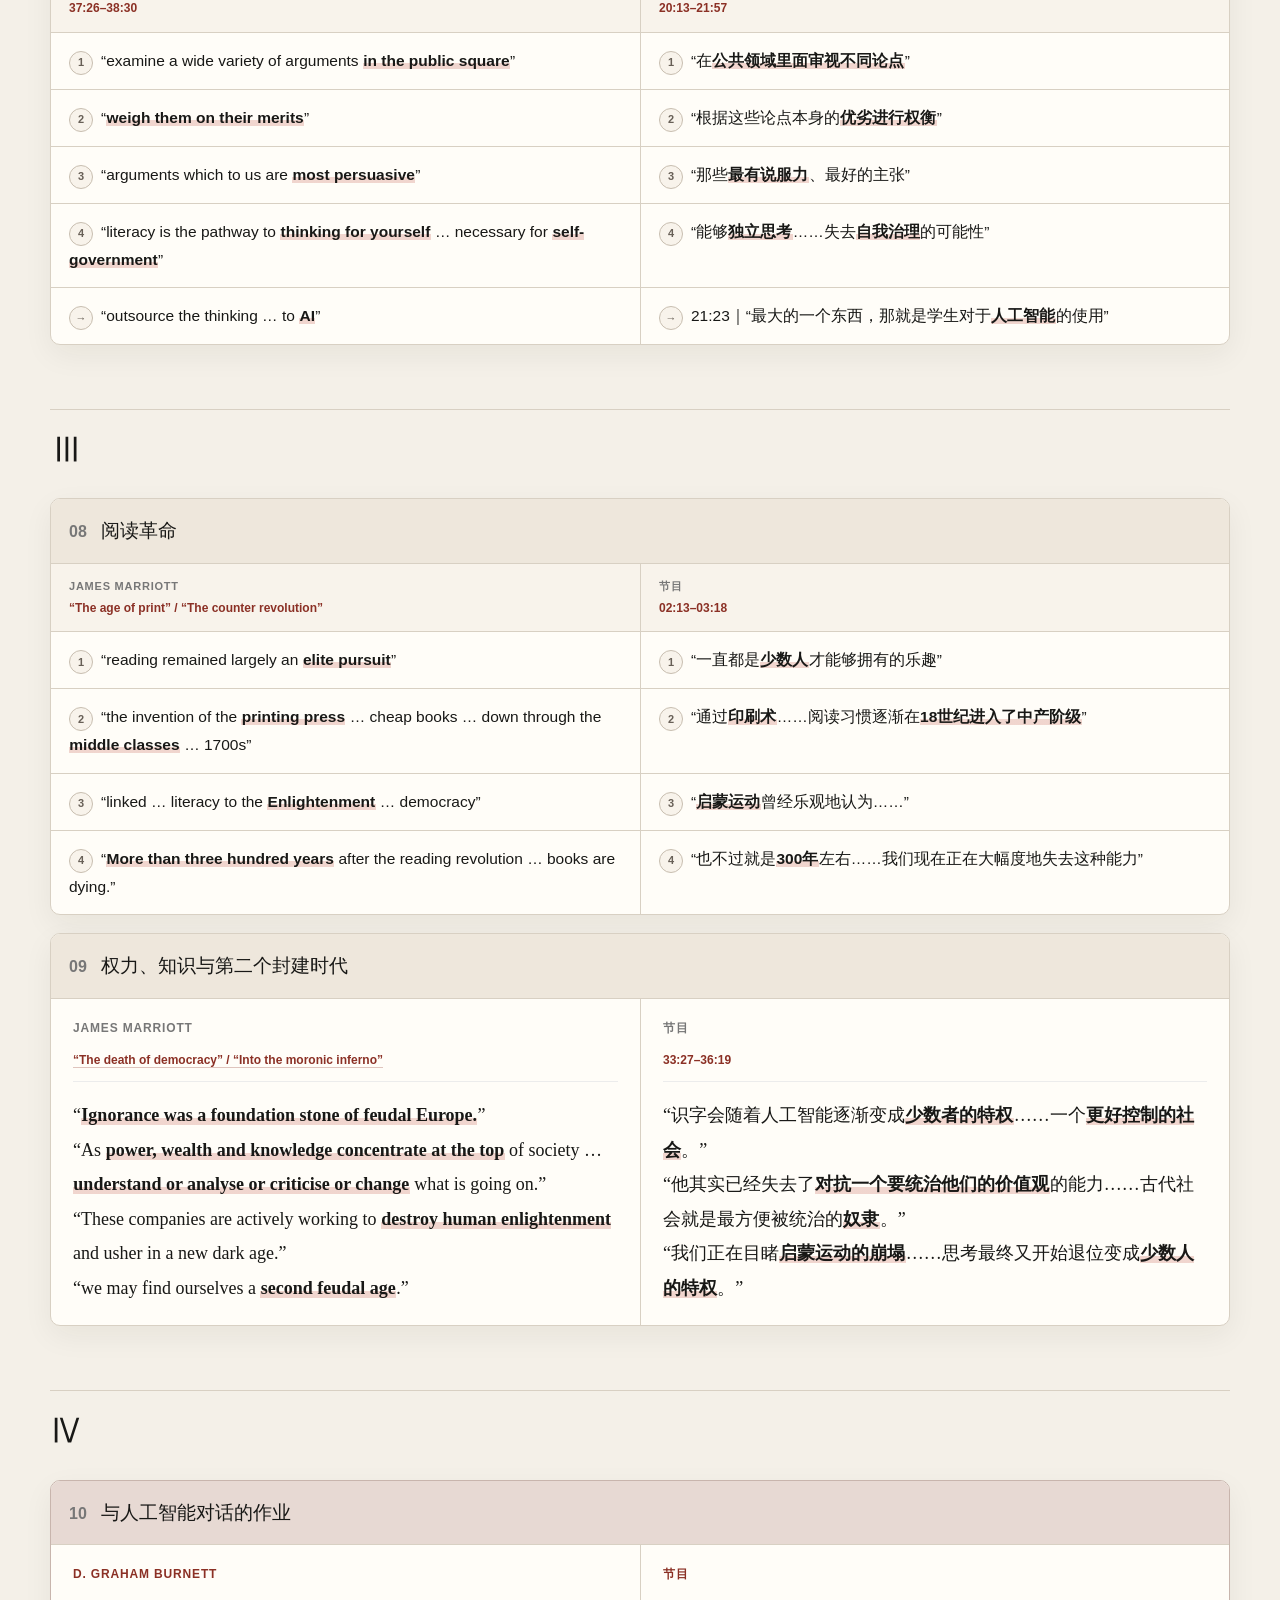
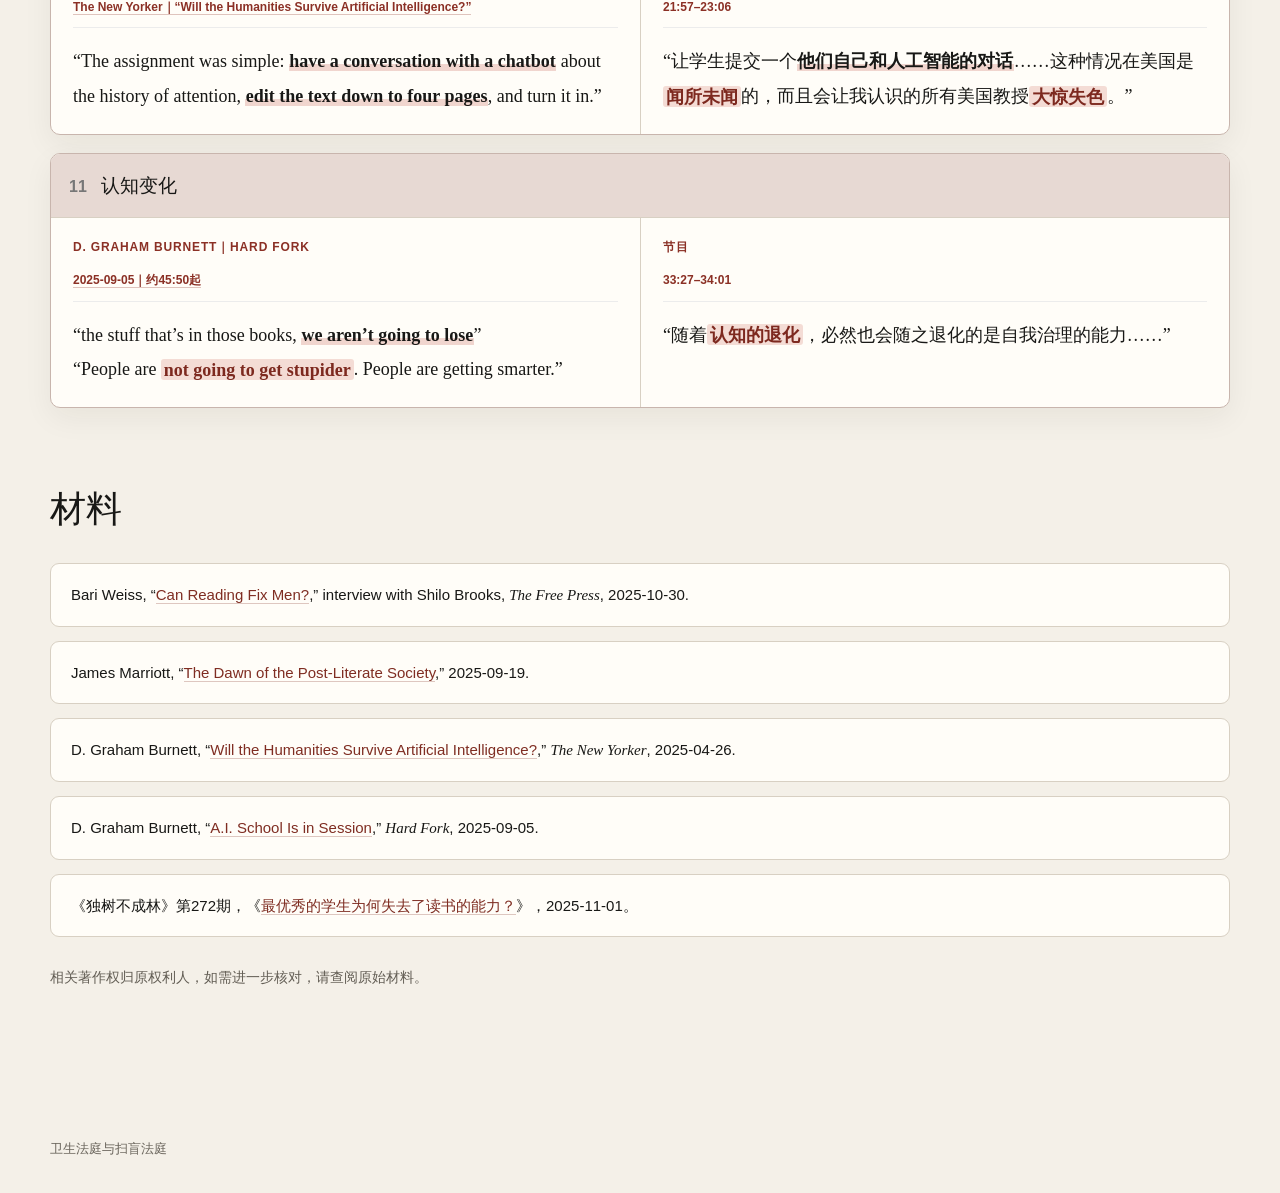
<file: projects/episode-272-reading.html>
<!DOCTYPE html>
<html lang="zh-CN">
<head>
<meta charset="utf-8"/>
<meta content="width=device-width, initial-scale=1" name="viewport"/>
<title>第272期｜《最优秀的学生为何失去了读书的能力？》｜文本对照</title>
<meta content="《独树不成林》第272期与来源材料文本对照。" name="description"/>
<style>
:root{
  --bg:#f4f0e8;--paper:#faf7f1;--ink:#181816;--muted:#6c675e;
  --line:#d8d0c3;--red:#b63627;--red-soft:#f2ddd7;--shadow:0 10px 30px rgba(32,27,20,.06)
}
*{box-sizing:border-box}
html{scroll-behavior:smooth}
body{margin:0;background:var(--bg);color:var(--ink);font-family:-apple-system,BlinkMacSystemFont,"Segoe UI","PingFang SC","Hiragino Sans GB","Microsoft YaHei",sans-serif;line-height:1.65}
a{color:inherit}
.topbar{min-height:72px;padding:0 max(24px,calc((100% - 1180px)/2));display:flex;align-items:center;justify-content:space-between;gap:24px;border-bottom:1px solid var(--line);background:rgba(244,240,232,.94);position:sticky;top:0;z-index:10;backdrop-filter:blur(12px)}
.brand{font-weight:760;text-decoration:none;font-size:18px;white-space:nowrap}
.topbar nav{display:flex;gap:28px;align-items:center}.topbar nav a{color:var(--muted);text-decoration:none;font-size:15px}.topbar nav a:hover,.topbar nav a:focus-visible{color:var(--ink)}
.document-page{width:min(1180px,calc(100% - 40px));margin:auto;padding:64px 0 100px}
.document-page h1{font-family:Georgia,"Songti SC","STSong",serif;font-size:clamp(42px,6vw,72px);font-weight:500;line-height:1.08;margin:15px 0 14px;letter-spacing:-.025em;max-width:1050px}
.sub{color:#625d54;font-size:16px;margin:0 0 28px;line-height:1.75}
.group-title{font-family:Georgia,"Songti SC","STSong",serif;font-size:34px;font-weight:520;margin:64px 0 20px;padding-top:12px;border-top:1px solid var(--line)}
.pairs{display:grid;gap:18px}.pair{background:#fffdf8;border:1px solid var(--line);border-radius:10px;overflow:hidden;box-shadow:var(--shadow)}
.pair.featured{border-color:#c9b2aa}.pair.featured .head{background:#eadfd7}
.head{display:flex;gap:14px;align-items:baseline;padding:16px 18px;border-bottom:1px solid var(--line);background:#eee7dc}
.num{font-weight:800;color:#777;font-variant-numeric:tabular-nums}.head h2{font-size:19px;margin:0;font-family:Georgia,"Songti SC","STSong",serif;font-weight:560}
.cols{display:grid;grid-template-columns:1fr 1fr}.col{padding:20px 22px;min-width:0}.col + .col{border-left:1px solid var(--line)}
.label{font-size:12px;font-weight:800;letter-spacing:.07em;color:#777;margin-bottom:13px}.label.role{color:#8b3025}
.source{margin-bottom:16px;padding-bottom:10px;border-bottom:1px solid #ececec;font-size:12px;line-height:1.65;color:#8b3025;font-weight:750}.source a{text-decoration:none;border-bottom:1px solid rgba(139,48,37,.28)}
.voice-line{margin:0 0 15px;padding:10px 12px;border-radius:7px;background:var(--red-soft);color:#65251d;font-weight:780;font-size:15px}
.voice-stack{display:grid;gap:8px;margin:0 0 15px}.voice-stack .voice-line{margin:0}
.nodes{list-style:none;margin:0;padding:0;display:grid;gap:10px}.node{display:grid;grid-template-columns:28px 1fr;gap:10px;align-items:start;font-size:16px;line-height:1.82}
.node-no,.pair-no{display:inline-flex;align-items:center;justify-content:center;width:24px;height:24px;border:1px solid #c8beb0;border-radius:999px;font:700 11px/1 -apple-system,BlinkMacSystemFont,"Segoe UI",sans-serif;color:#675f56;background:#f8f3eb;margin-top:2px}
.quote{font-family:Georgia,"Songti SC","STSong",serif;font-size:18px;line-height:1.92;margin:0}.quote.large{font-size:20px;line-height:1.95}
.em{font-weight:760;background:linear-gradient(transparent 63%,rgba(182,54,39,.20) 63%);padding:0 .02em}.hot{font-weight:800;color:#7d291f;background:#f4dcd5;border-radius:3px;padding:.03em .16em}
.match-grid{display:grid}.match-row{display:grid;grid-template-columns:1fr 1fr;border-top:1px solid var(--line)}.match-row:first-child{border-top:0}.match-cell{padding:14px 18px;font-size:15.5px;line-height:1.78}.match-cell + .match-cell{border-left:1px solid var(--line)}.match-cell span.pair-no{margin-right:8px;vertical-align:middle}
.match-head{display:grid;grid-template-columns:1fr 1fr;border-bottom:1px solid var(--line);background:#f8f3eb}.match-head > div{padding:13px 18px}.match-head > div + div{border-left:1px solid var(--line)}
.mini-label{font-size:11px;font-weight:800;letter-spacing:.07em;color:#777}.mini-source{font-size:12px;color:#8b3025;font-weight:750;margin-top:4px}
.date-strip{display:grid;grid-template-columns:1fr 1fr;margin:0 0 18px;border:1px solid var(--line);border-radius:9px;background:#fffdf8;overflow:hidden}.date-item{padding:15px 18px;text-align:center;font-size:15px}.date-item + .date-item{border-left:1px solid var(--line)}.date-item strong{display:block;font-family:Georgia,"Songti SC","STSong",serif;font-size:18px;font-weight:560}.date-item span{color:#8b3025;font-weight:760;font-size:13px}
.pair.contrast{border-color:#c8b5ad}.pair.contrast .head{background:#e7d9d3}.pair.contrast .label{color:#8b3025}
.refs{margin-top:72px}.refs h2{font-family:Georgia,"Songti SC","STSong",serif;font-size:36px;font-weight:520;margin:0 0 24px}.ref-list{display:grid;gap:14px}.ref-item{background:#fffdf8;border:1px solid var(--line);border-radius:9px;padding:17px 20px;font-size:15px;line-height:1.8}.ref-item a{color:#7f2d22;text-decoration:none;border-bottom:1px solid rgba(127,45,34,.26)}.ref-item em{font-family:Georgia,"Songti SC","STSong",serif}.rights{margin-top:28px;color:#625d54;font-size:14px;line-height:1.75}
footer{padding:34px 0;color:var(--muted);font-size:13px}.wrap{width:min(1180px,calc(100% - 48px));margin:auto}
@media(max-width:900px){.cols{grid-template-columns:1fr}.col + .col{border-left:0;border-top:1px solid var(--line)}}
@media(max-width:760px){
  .document-page{width:min(100% - 22px,1180px);padding-top:36px}.document-page h1{font-size:39px}
  .topbar{min-height:62px;padding-block:12px;align-items:flex-start}.topbar nav{gap:12px;flex-wrap:wrap;justify-content:flex-end}.topbar nav .nav-optional{display:none}
  .group-title{margin-top:52px}.node{font-size:15.5px}
  .match-row,.match-head{grid-template-columns:1fr}.match-cell + .match-cell,.match-head > div + div{border-left:0;border-top:1px solid var(--line)}
  .date-strip{grid-template-columns:1fr}.date-item + .date-item{border-left:0;border-top:1px solid var(--line)}
  .quote,.quote.large{font-size:16.5px}.brand{font-size:16px}
}
</style>
</head>
<body>
<header class="topbar">
<a class="brand" href="https://podcastreview.github.io/">卫生法庭与扫盲法庭</a>
<nav aria-label="专题页导航"><a href="#comparison">对照</a><a class="nav-optional" href="#references">材料</a></nav>
</header>

<main class="document-page">
<h1>第272期｜《最优秀的学生为何失去了读书的能力？》</h1>
<p class="sub">《独树不成林》｜文本对照</p>

<div id="comparison">
<h2 class="group-title">Ⅰ</h2>
<div class="pairs">

<section class="pair featured">
<div class="head"><span class="num">01</span><h2>墓碑</h2></div>
<div class="cols">
<article class="col">
  <div class="label role">SHILO BROOKS｜公开采访</div>
  <div class="source"><a href="https://www.thefp.com/p/can-reading-fix-men-shilo-brooks-bari-weiss">Bari Weiss, “Can Reading Fix Men?”</a>｜2025-10-30｜13:49–15:30</div>
  <ol class="nodes">
    <li class="node"><span class="node-no">1</span><span>“prepared <span class="em">from kindergarten</span> to get in there”</span></li>
    <li class="node"><span class="node-no">2</span><span>“check all the boxes … <span class="em">all the extracurriculars</span> … <span class="em">all the right grades</span>”</span></li>
    <li class="node"><span class="node-no">3</span><span>“<span class="em">carbon copies of each other</span> … a lot of <span class="em">conformity</span>”</span></li>
    <li class="node"><span class="node-no">4</span><span>“I’ve never seen <span class="em">eyes get bigger</span> … I would say, <span class="hot">‘Y’all are boring.’</span>”</span></li>
    <li class="node"><span class="node-no">5</span><span>“<span class="hot">On your tombstone, it should not say that you went to Princeton.</span>”</span></li>
    <li class="node"><span class="node-no">6</span><span>“Be a person of <span class="em">substance</span> … <span class="em">first of all</span> … <span class="em">second of all</span> … <span class="em">third</span>, that you can defend it”</span></li>
  </ol>
</article>
<article class="col">
  <div class="label role">节目｜“那老师跟我说”</div>
  <div class="source">《独树不成林》第272期｜2025-11-01｜10:38–14:35</div>
  <div class="voice-stack">
    <div class="voice-line">11:13｜“那老师跟我说……”</div>
    <div class="voice-line">14:03｜“那个普林斯顿的老师跟我说……”</div>
  </div>
  <ol class="nodes">
    <li class="node"><span class="node-no">1</span><span>“<span class="em">从幼儿园开始</span>就被训练成要进入这些大学的人”</span></li>
    <li class="node"><span class="node-no">2</span><span>“参加<span class="em">所有的课外活动</span>，拿到<span class="em">所有正确的成绩</span>”</span></li>
    <li class="node"><span class="node-no">3</span><span>“就像是<span class="em">彼此的复制品</span>一样……很强的<span class="em">从众</span>形态”</span></li>
    <li class="node"><span class="node-no">4</span><span>“会让同学们<span class="em">睁大了眼睛</span>……<span class="hot">你们好无聊</span>”</span></li>
    <li class="node"><span class="node-no">5</span><span>“<span class="hot">没有人会在自己的墓碑上刻着我进入了普林斯顿</span>”</span></li>
    <li class="node"><span class="node-no">6</span><span>“你会变成一个<span class="em">有实质的人</span>，<span class="em">首先</span>……<span class="em">其次</span>……<span class="em">最终</span>你能够为自己的立场辩护”</span></li>
  </ol>
</article>
</div>
</section>

<section class="pair featured">
<div class="head"><span class="num">02</span><h2>采访者的提问</h2></div>
<div class="cols">
<article class="col">
  <div class="label role">BARI WEISS｜采访者提问</div>
  <div class="source"><a href="https://www.thefp.com/p/can-reading-fix-men-shilo-brooks-bari-weiss">“Can Reading Fix Men?”</a>｜13:36</div>
  <p class="quote large">“Kids at Princeton, <span class="em">from the outside</span>, you would think, <span class="em">you’ve made it</span>. You made it to the top. But no, <span class="hot">that’s really the beginning of the playing of status games.</span>”</p>
</article>
<article class="col">
  <div class="label role">节目｜主播叙述</div>
  <div class="source">《独树不成林》第272期｜11:45</div>
  <p class="quote large">“<span class="em">从外界的角度来看</span>，这些学生<span class="em">都已经成功了</span>，他们达到了很多人无法达到的顶点，但这其实<span class="hot">只是一个进入无止境的社会地位游戏的开端</span>。”</p>
</article>
</div>
</section>

</div>

<h2 class="group-title">Ⅱ</h2>
<div class="date-strip">
  <div class="date-item"><strong>Shilo Brooks 公开采访</strong><span>2025-10-30</span></div>
  <div class="date-item"><strong>《独树不成林》第272期</strong><span>2025-11-01</span></div>
</div>
<div class="pairs">

<section class="pair">
<div class="head"><span class="num">03</span><h2>用心阅读</h2></div>
<div class="match-head">
  <div><div class="mini-label">SHILO BROOKS</div><div class="mini-source">06:46–07:23</div></div>
  <div><div class="mini-label">节目</div><div class="mini-source">03:18–05:00</div></div>
</div>
<div class="match-grid">
  <div class="match-row"><div class="match-cell"><span class="pair-no">1</span>“<span class="em">read with the heart. And by that, I mean</span> …”</div><div class="match-cell"><span class="pair-no">1</span>“<span class="em">用心去阅读，我在这里说的是字面意义上的用心</span>……”</div></div>
  <div class="match-row"><div class="match-cell"><span class="pair-no">2</span>“<span class="em">wrong or right, good or bad, just or unjust</span>”</div><div class="match-cell"><span class="pair-no">2</span>“<span class="em">对还是错，是善还是恶，是公正还是不公正</span>”</div></div>
  <div class="match-row"><div class="match-cell"><span class="pair-no">3</span>“construct some kind of sophisticated argument <span class="em">like a sophist</span>”</div><div class="match-cell"><span class="pair-no">3</span>“<span class="em">像一个诡辩家一样</span>建构出他复杂的论证”</div></div>
  <div class="match-row"><div class="match-cell"><span class="pair-no">4</span>“<span class="em">offended</span> … makes you want to <span class="em">cry</span> … makes you want to <span class="em">laugh</span>”</div><div class="match-cell"><span class="pair-no">4</span>“让你想<span class="em">哭</span>……想<span class="em">笑</span>……是否<span class="em">冒犯</span>了你”</div></div>
</div>
</section>

<section class="pair">
<div class="head"><span class="num">04</span><h2>人生的弧线</h2></div>
<div class="match-head">
  <div><div class="mini-label">SHILO BROOKS</div><div class="mini-source">05:39–05:57</div></div>
  <div><div class="mini-label">节目</div><div class="mini-source">06:08–06:41</div></div>
</div>
<div class="match-grid">
  <div class="match-row"><div class="match-cell"><span class="pair-no">1</span>“not for the sake of some <span class="em">end exterior to the reading</span>”</div><div class="match-cell"><span class="pair-no">1</span>“没有除了<span class="em">阅读之外</span>更高的目的”</div></div>
  <div class="match-row"><div class="match-cell"><span class="pair-no">2</span>“like <span class="em">getting a better grade</span>”</div><div class="match-cell"><span class="pair-no">2</span>“帮你拿到<span class="em">更好的成绩</span>”</div></div>
  <div class="match-row"><div class="match-cell"><span class="pair-no">3</span>“because <span class="em">it’s good in itself</span>”</div><div class="match-cell"><span class="pair-no">3</span>“因为<span class="em">它本身就是一件好事</span>”</div></div>
  <div class="match-row"><div class="match-cell"><span class="pair-no">4</span>“because <span class="em">it makes you wise</span>”</div><div class="match-cell"><span class="pair-no">4</span>“它能够使你变得<span class="em">更加智慧</span>”</div></div>
  <div class="match-row"><div class="match-cell"><span class="pair-no">5</span>“<span class="hot">shape the arc of your life</span>”</div><div class="match-cell"><span class="pair-no">5</span>“<span class="hot">塑造你人生的弧线</span>”</div></div>
</div>
</section>

<section class="pair">
<div class="head"><span class="num">05</span><h2>人文学科的科学化</h2></div>
<div class="cols">
<article class="col">
  <div class="label">SHILO BROOKS</div>
  <div class="source">07:45–08:37</div>
  <p class="quote">“the <span class="em">scientization of the humanities</span> … ought to look and proceed … <span class="em">like the natural sciences</span> … <span class="em">dissect</span> it, use a book like Shakespeare as <span class="em">mere data</span> … beautiful literature <span class="em">castrates, neuters, sterilizes</span> … <span class="em">affect the soul</span> … scholarly papers and <span class="em">obscure journals</span>”</p>
</article>
<article class="col">
  <div class="label">节目</div>
  <div class="source">03:50–05:32</div>
  <p class="quote">“<span class="em">人文学科的科学化</span>……<span class="em">像自然科学一样</span>运作与研究……像拿到一个<span class="em">数据</span>一样，开始<span class="em">拆解</span>它……把美好的书，<span class="em">阉割，消毒，解剖</span>，剥夺它<span class="em">触碰灵魂</span>的力量……学术论文，投递到<span class="em">晦涩期刊</span>”</p>
</article>
</div>
</section>

<section class="pair">
<div class="head"><span class="num">06</span><h2>考试拆成零件</h2></div>
<div class="cols">
<article class="col">
  <div class="label">SHILO BROOKS</div><div class="source">05:22–05:39</div>
  <p class="quote">“<span class="em">check boxes off on an SAT</span> … <span class="em">answer ABC questions</span> and take this passage apart <span class="em">like it’s a car</span> … <span class="em">strip it for parts</span> and <span class="em">use it for the answers and move on</span>”</p>
</article>
<article class="col">
  <div class="label">节目</div><div class="source">05:33–06:08</div>
  <p class="quote">“在<span class="em">试卷上打勾</span>……<span class="em">SAT</span>……<span class="em">选择题</span>需要你把一段文字<span class="em">像一个机器一样拆解成一个又一个的零件</span>，<span class="em">得到答案就可以离开</span>”</p>
</article>
</div>
</section>

<section class="pair">
<div class="head"><span class="num">07</span><h2>公共领域与自我治理</h2></div>
<div class="match-head">
  <div><div class="mini-label">SHILO BROOKS</div><div class="mini-source">37:26–38:30</div></div>
  <div><div class="mini-label">节目</div><div class="mini-source">20:13–21:57</div></div>
</div>
<div class="match-grid">
  <div class="match-row"><div class="match-cell"><span class="pair-no">1</span>“examine a wide variety of arguments <span class="em">in the public square</span>”</div><div class="match-cell"><span class="pair-no">1</span>“在<span class="em">公共领域里面审视不同论点</span>”</div></div>
  <div class="match-row"><div class="match-cell"><span class="pair-no">2</span>“<span class="em">weigh them on their merits</span>”</div><div class="match-cell"><span class="pair-no">2</span>“根据这些论点本身的<span class="em">优劣进行权衡</span>”</div></div>
  <div class="match-row"><div class="match-cell"><span class="pair-no">3</span>“arguments which to us are <span class="em">most persuasive</span>”</div><div class="match-cell"><span class="pair-no">3</span>“那些<span class="em">最有说服力</span>、最好的主张”</div></div>
  <div class="match-row"><div class="match-cell"><span class="pair-no">4</span>“literacy is the pathway to <span class="em">thinking for yourself</span> … necessary for <span class="em">self-government</span>”</div><div class="match-cell"><span class="pair-no">4</span>“能够<span class="em">独立思考</span>……失去<span class="em">自我治理</span>的可能性”</div></div>
  <div class="match-row"><div class="match-cell"><span class="pair-no">→</span>“outsource the thinking … to <span class="em">AI</span>”</div><div class="match-cell"><span class="pair-no">→</span>21:23｜“最大的一个东西，那就是学生对于<span class="em">人工智能</span>的使用”</div></div>
</div>
</section>

</div>

<h2 class="group-title">Ⅲ</h2>
<div class="pairs">

<section class="pair">
<div class="head"><span class="num">08</span><h2>阅读革命</h2></div>
<div class="match-head">
  <div><div class="mini-label">JAMES MARRIOTT</div><div class="mini-source">“The age of print” / “The counter revolution”</div></div>
  <div><div class="mini-label">节目</div><div class="mini-source">02:13–03:18</div></div>
</div>
<div class="match-grid">
  <div class="match-row"><div class="match-cell"><span class="pair-no">1</span>“reading remained largely an <span class="em">elite pursuit</span>”</div><div class="match-cell"><span class="pair-no">1</span>“一直都是<span class="em">少数人</span>才能够拥有的乐趣”</div></div>
  <div class="match-row"><div class="match-cell"><span class="pair-no">2</span>“the invention of the <span class="em">printing press</span> … cheap books … down through the <span class="em">middle classes</span> … 1700s”</div><div class="match-cell"><span class="pair-no">2</span>“通过<span class="em">印刷术</span>……阅读习惯逐渐在<span class="em">18世纪进入了中产阶级</span>”</div></div>
  <div class="match-row"><div class="match-cell"><span class="pair-no">3</span>“linked … literacy to the <span class="em">Enlightenment</span> … democracy”</div><div class="match-cell"><span class="pair-no">3</span>“<span class="em">启蒙运动</span>曾经乐观地认为……”</div></div>
  <div class="match-row"><div class="match-cell"><span class="pair-no">4</span>“<span class="em">More than three hundred years</span> after the reading revolution … books are dying.”</div><div class="match-cell"><span class="pair-no">4</span>“也不过就是<span class="em">300年</span>左右……我们现在正在大幅度地失去这种能力”</div></div>
</div>
</section>

<section class="pair">
<div class="head"><span class="num">09</span><h2>权力、知识与第二个封建时代</h2></div>
<div class="cols">
<article class="col">
  <div class="label">JAMES MARRIOTT</div>
  <div class="source"><a href="https://jmarriott.substack.com/p/the-dawn-of-the-post-literate-society-aa1">“The death of democracy” / “Into the moronic inferno”</a></div>
  <p class="quote">“<span class="em">Ignorance was a foundation stone of feudal Europe.</span>”</p>
  <p class="quote">“As <span class="em">power, wealth and knowledge concentrate at the top</span> of society … <span class="em">understand or analyse or criticise or change</span> what is going on.”</p>
  <p class="quote">“These companies are actively working to <span class="em">destroy human enlightenment</span> and usher in a new dark age.”</p>
  <p class="quote">“we may find ourselves a <span class="em">second feudal age</span>.”</p>
</article>
<article class="col">
  <div class="label">节目</div><div class="source">33:27–36:19</div>
  <p class="quote">“识字会随着人工智能逐渐变成<span class="em">少数者的特权</span>……一个<span class="em">更好控制的社会</span>。”</p>
  <p class="quote">“他其实已经失去了<span class="em">对抗一个要统治他们的价值观</span>的能力……古代社会就是最方便被统治的<span class="em">奴隶</span>。”</p>
  <p class="quote">“我们正在目睹<span class="em">启蒙运动的崩塌</span>……思考最终又开始退位变成<span class="em">少数人的特权</span>。”</p>
</article>
</div>
</section>

</div>

<h2 class="group-title">Ⅳ</h2>
<div class="pairs">

<section class="pair contrast">
<div class="head"><span class="num">10</span><h2>与人工智能对话的作业</h2></div>
<div class="cols">
<article class="col">
  <div class="label">D. GRAHAM BURNETT</div>
  <div class="source"><a href="https://www.newyorker.com/culture/the-weekend-essay/will-the-humanities-survive-artificial-intelligence">The New Yorker｜“Will the Humanities Survive Artificial Intelligence?”</a></div>
  <p class="quote">“The assignment was simple: <span class="em">have a conversation with a chatbot</span> about the history of attention, <span class="em">edit the text down to four pages</span>, and turn it in.”</p>
</article>
<article class="col">
  <div class="label">节目</div><div class="source">21:57–23:06</div>
  <p class="quote">“让学生提交一个<span class="em">他们自己和人工智能的对话</span>……这种情况在美国是<span class="hot">闻所未闻</span>的，而且会让我认识的所有美国教授<span class="hot">大惊失色</span>。”</p>
</article>
</div>
</section>

<section class="pair contrast">
<div class="head"><span class="num">11</span><h2>认知变化</h2></div>
<div class="cols">
<article class="col">
  <div class="label">D. GRAHAM BURNETT｜HARD FORK</div>
  <div class="source"><a href="https://podcasts.apple.com/us/podcast/a-i-school-is-in-session-two-takes-on-the-future-of-education/id1528594034?i=1000725137275">2025-09-05｜约45:50起</a></div>
  <p class="quote">“the stuff that’s in those books, <span class="em">we aren’t going to lose</span>”</p>
  <p class="quote">“People are <span class="hot">not going to get stupider</span>. People are getting smarter.”</p>
</article>
<article class="col">
  <div class="label">节目</div><div class="source">33:27–34:01</div>
  <p class="quote">“随着<span class="hot">认知的退化</span>，必然也会随之退化的是自我治理的能力……”</p>
</article>
</div>
</section>

</div>
</div>

<section class="refs" id="references">
<h2>材料</h2>
<div class="ref-list">
  <div class="ref-item">Bari Weiss, “<a href="https://www.thefp.com/p/can-reading-fix-men-shilo-brooks-bari-weiss">Can Reading Fix Men?</a>,” interview with Shilo Brooks, <em>The Free Press</em>, 2025-10-30.</div>
  <div class="ref-item">James Marriott, “<a href="https://jmarriott.substack.com/p/the-dawn-of-the-post-literate-society-aa1">The Dawn of the Post-Literate Society</a>,” 2025-09-19.</div>
  <div class="ref-item">D. Graham Burnett, “<a href="https://www.newyorker.com/culture/the-weekend-essay/will-the-humanities-survive-artificial-intelligence">Will the Humanities Survive Artificial Intelligence?</a>,” <em>The New Yorker</em>, 2025-04-26.</div>
  <div class="ref-item">D. Graham Burnett, “<a href="https://podcasts.apple.com/us/podcast/a-i-school-is-in-session-two-takes-on-the-future-of-education/id1528594034?i=1000725137275">A.I. School Is in Session</a>,” <em>Hard Fork</em>, 2025-09-05.</div>
  <div class="ref-item">《独树不成林》第272期，《<a href="https://www.xiaoyuzhoufm.com/episode/690675da48dbe0eb56f3f4f4">最优秀的学生为何失去了读书的能力？</a>》，2025-11-01。</div>
</div>
<p class="rights">相关著作权归原权利人，如需进一步核对，请查阅原始材料。</p>
</section>

</main>
<footer><div class="wrap">卫生法庭与扫盲法庭</div></footer>
</body>
</html>
</file>
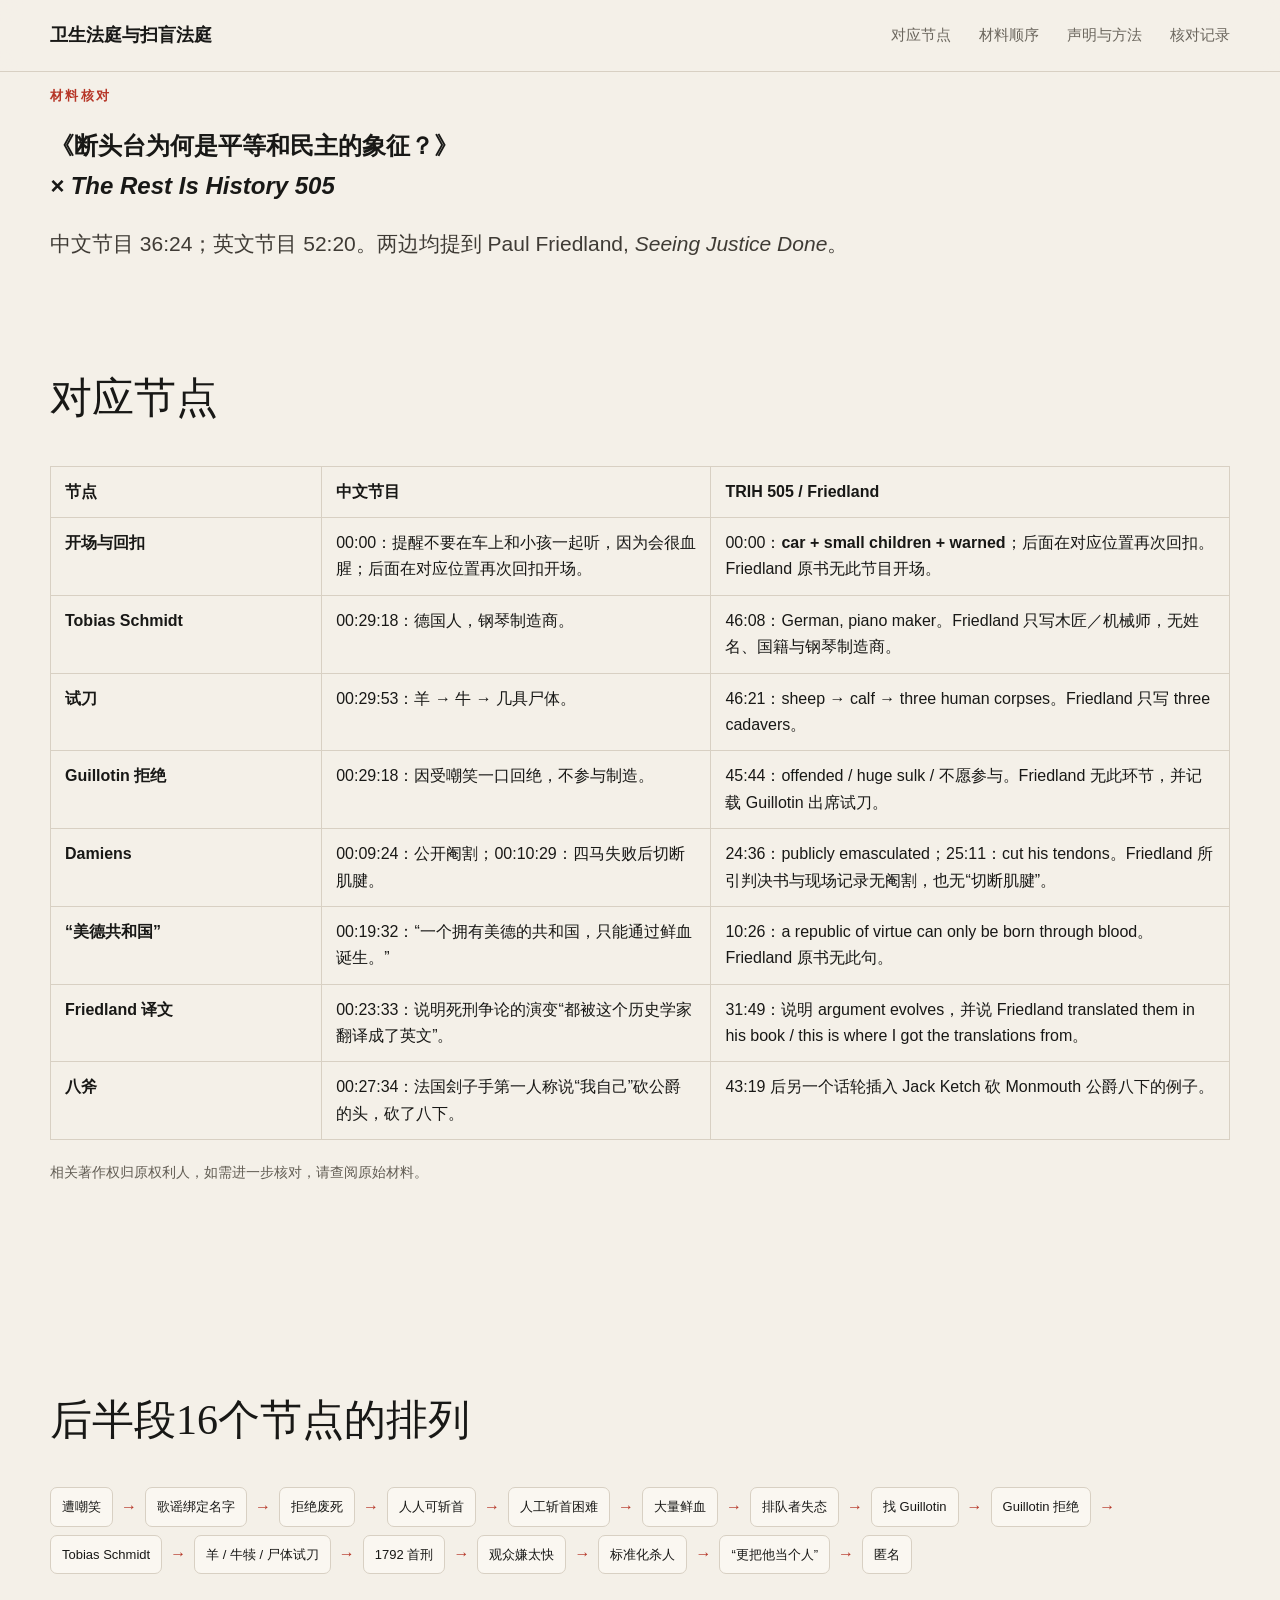
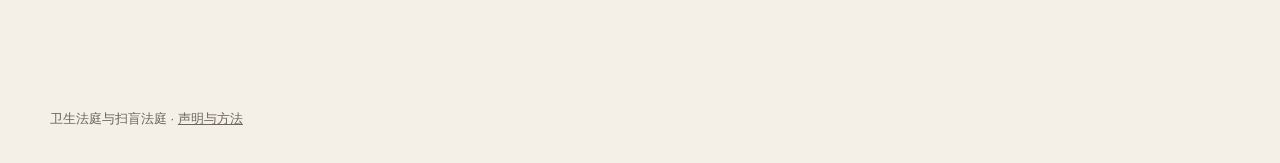
<file: projects/guillotine-trih505.html>
<!doctype html>
<html lang="zh-CN">
<head>
  <meta charset="utf-8">
  <meta name="viewport" content="width=device-width, initial-scale=1">
  <title>《断头台为何是平等和民主的象征？》 × The Rest Is History 505</title>
  <meta name="description" content="第123期与 The Rest Is History 505 的材料节点与排列对照。">
  <link rel="stylesheet" href="../styles.css">
  <style>
    .compact-table{min-width:920px}.compact-table th:first-child{width:23%}.compact-table td:first-child{font-weight:750}
    .source-note{margin:20px 0 0;color:#625d54;font-size:14px;line-height:1.75}
    .sequence{display:flex;gap:8px;flex-wrap:wrap;align-items:center}
    .sequence span{background:var(--paper);border:1px solid var(--line);border-radius:7px;padding:8px 11px;font-size:13px}
    .sequence b{color:var(--red)}
  </style>
</head>
<body>
  <header class="topbar">
    <a class="brand" href="../index.html">卫生法庭与扫盲法庭</a>
    <nav aria-label="专题页导航">
      <a href="#nodes">对应节点</a>
      <a class="nav-optional" href="#sequence">材料顺序</a>
      <a href="../statement.html">声明与方法</a>
      <a href="../index.html#library">核对记录</a>
    </nav>
  </header>
  <main>
    <section class="project-hero wrap">
      <p class="eyebrow">材料核对</p>
      <h1>《断头台为何是平等和民主的象征？》<br><em>× The Rest Is History 505</em></h1>
      <p class="lede">中文节目 36:24；英文节目 52:20。两边均提到 Paul Friedland, <em>Seeing Justice Done</em>。</p>
    </section>

    <section id="nodes" class="section wrap project-section">
      <div class="section-head"><h2>对应节点</h2></div>
      <div class="table-wrap">
        <table class="compare-table compact-table">
          <thead><tr><th>节点</th><th>中文节目</th><th>TRIH 505 / Friedland</th></tr></thead>
          <tbody>
            <tr><td>开场与回扣</td><td>00:00：提醒不要在车上和小孩一起听，因为会很血腥；后面在对应位置再次回扣开场。</td><td>00:00：<b>car + small children + warned</b>；后面在对应位置再次回扣。Friedland 原书无此节目开场。</td></tr>
            <tr><td>Tobias Schmidt</td><td>00:29:18：德国人，钢琴制造商。</td><td>46:08：German, piano maker。Friedland 只写木匠／机械师，无姓名、国籍与钢琴制造商。</td></tr>
            <tr><td>试刀</td><td>00:29:53：羊 → 牛 → 几具尸体。</td><td>46:21：sheep → calf → three human corpses。Friedland 只写 three cadavers。</td></tr>
            <tr><td>Guillotin 拒绝</td><td>00:29:18：因受嘲笑一口回绝，不参与制造。</td><td>45:44：offended / huge sulk / 不愿参与。Friedland 无此环节，并记载 Guillotin 出席试刀。</td></tr>
            <tr><td>Damiens</td><td>00:09:24：公开阉割；00:10:29：四马失败后切断肌腱。</td><td>24:36：publicly emasculated；25:11：cut his tendons。Friedland 所引判决书与现场记录无阉割，也无“切断肌腱”。</td></tr>
            <tr><td>“美德共和国”</td><td>00:19:32：“一个拥有美德的共和国，只能通过鲜血诞生。”</td><td>10:26：a republic of virtue can only be born through blood。Friedland 原书无此句。</td></tr>
            <tr><td>Friedland 译文</td><td>00:23:33：说明死刑争论的演变“都被这个历史学家翻译成了英文”。</td><td>31:49：说明 argument evolves，并说 Friedland translated them in his book / this is where I got the translations from。</td></tr>
            <tr><td>八斧</td><td>00:27:34：法国刽子手第一人称说“我自己”砍公爵的头，砍了八下。</td><td>43:19 后另一个话轮插入 Jack Ketch 砍 Monmouth 公爵八下的例子。</td></tr>
          </tbody>
        </table>
      </div>
      <p class="source-note">相关著作权归原权利人，如需进一步核对，请查阅原始材料。</p>
    </section>

    <section id="sequence" class="section wrap project-section">
      <div class="section-head"><h2>后半段16个节点的排列</h2></div>
      <div class="sequence">
        <span>遭嘲笑</span><b>→</b><span>歌谣绑定名字</span><b>→</b><span>拒绝废死</span><b>→</b><span>人人可斩首</span><b>→</b><span>人工斩首困难</span><b>→</b><span>大量鲜血</span><b>→</b><span>排队者失态</span><b>→</b><span>找 Guillotin</span><b>→</b><span>Guillotin 拒绝</span><b>→</b><span>Tobias Schmidt</span><b>→</b><span>羊 / 牛犊 / 尸体试刀</span><b>→</b><span>1792 首刑</span><b>→</b><span>观众嫌太快</span><b>→</b><span>标准化杀人</span><b>→</b><span>“更把他当个人”</span><b>→</b><span>匿名</span>
      </div>
    </section>
  </main>
  <footer><div class="wrap">卫生法庭与扫盲法庭 · <a href="../statement.html">声明与方法</a></div></footer>
</body>
</html>
</file>
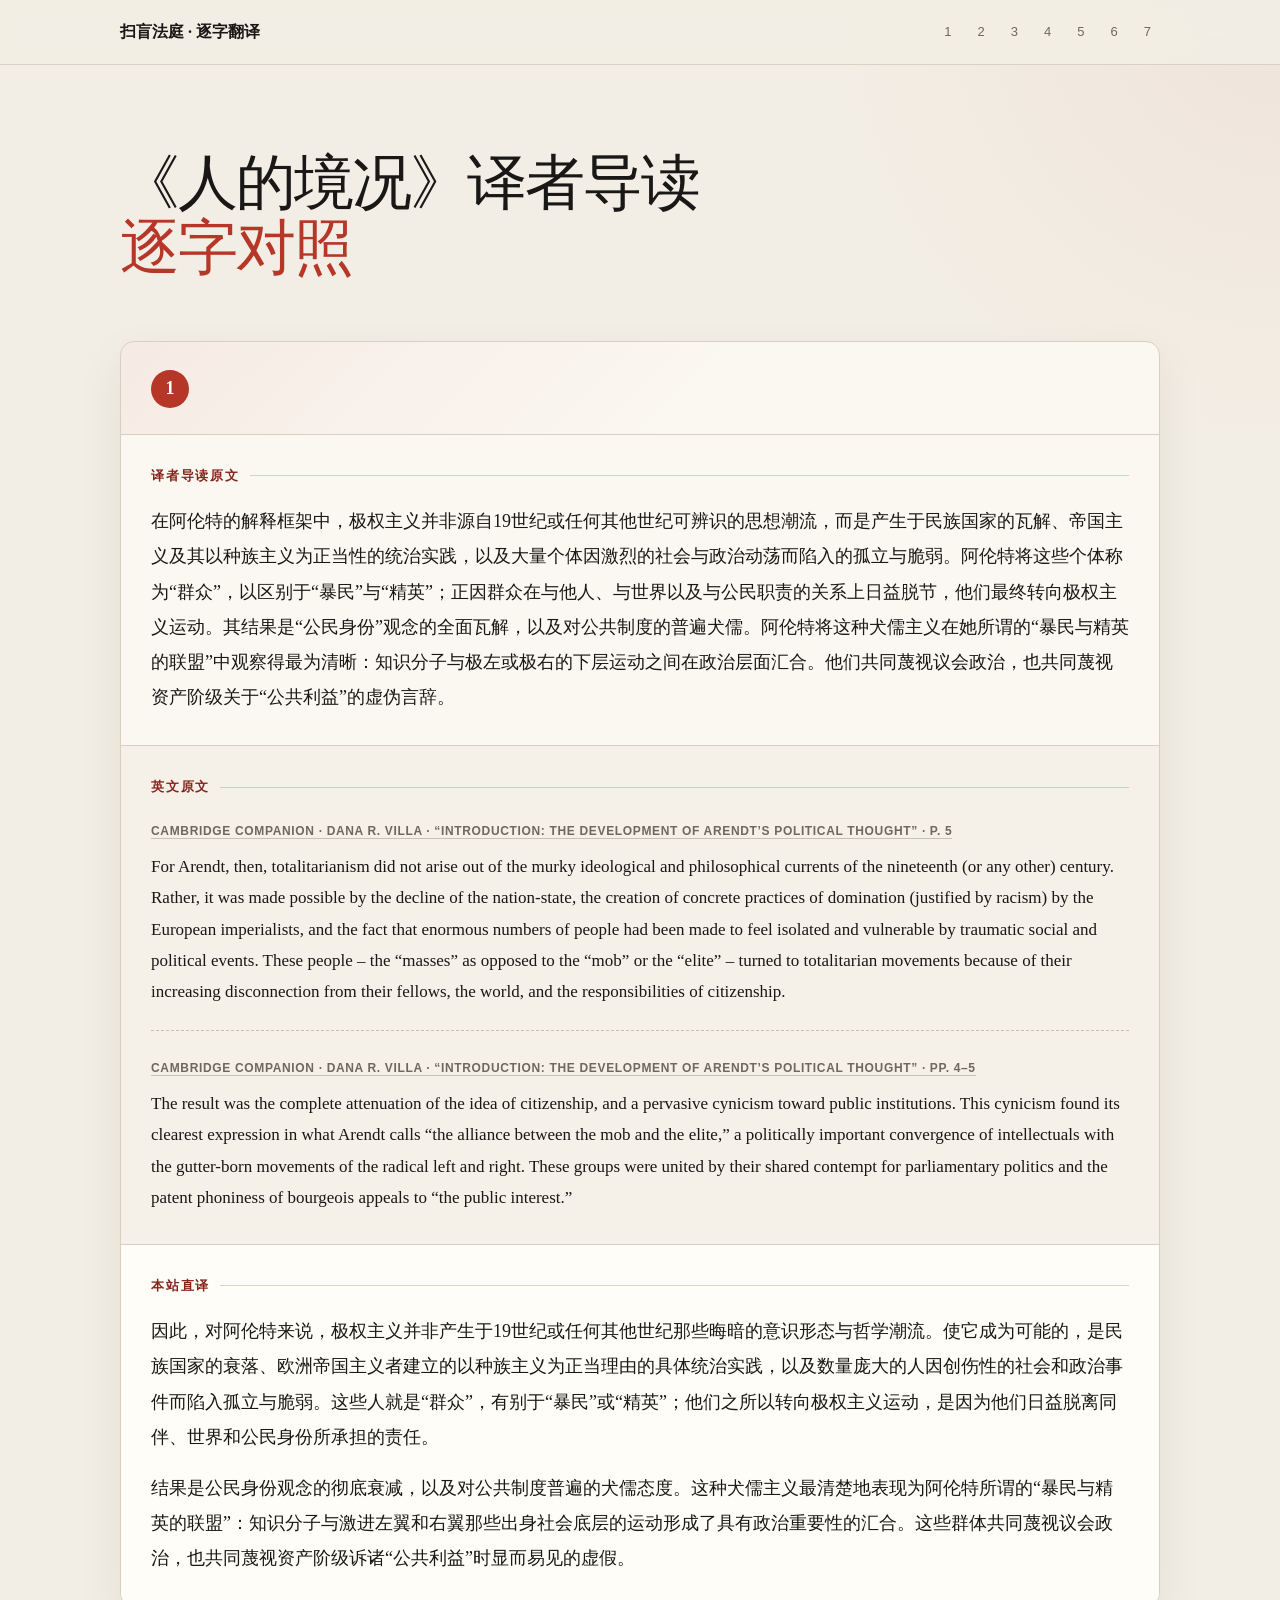
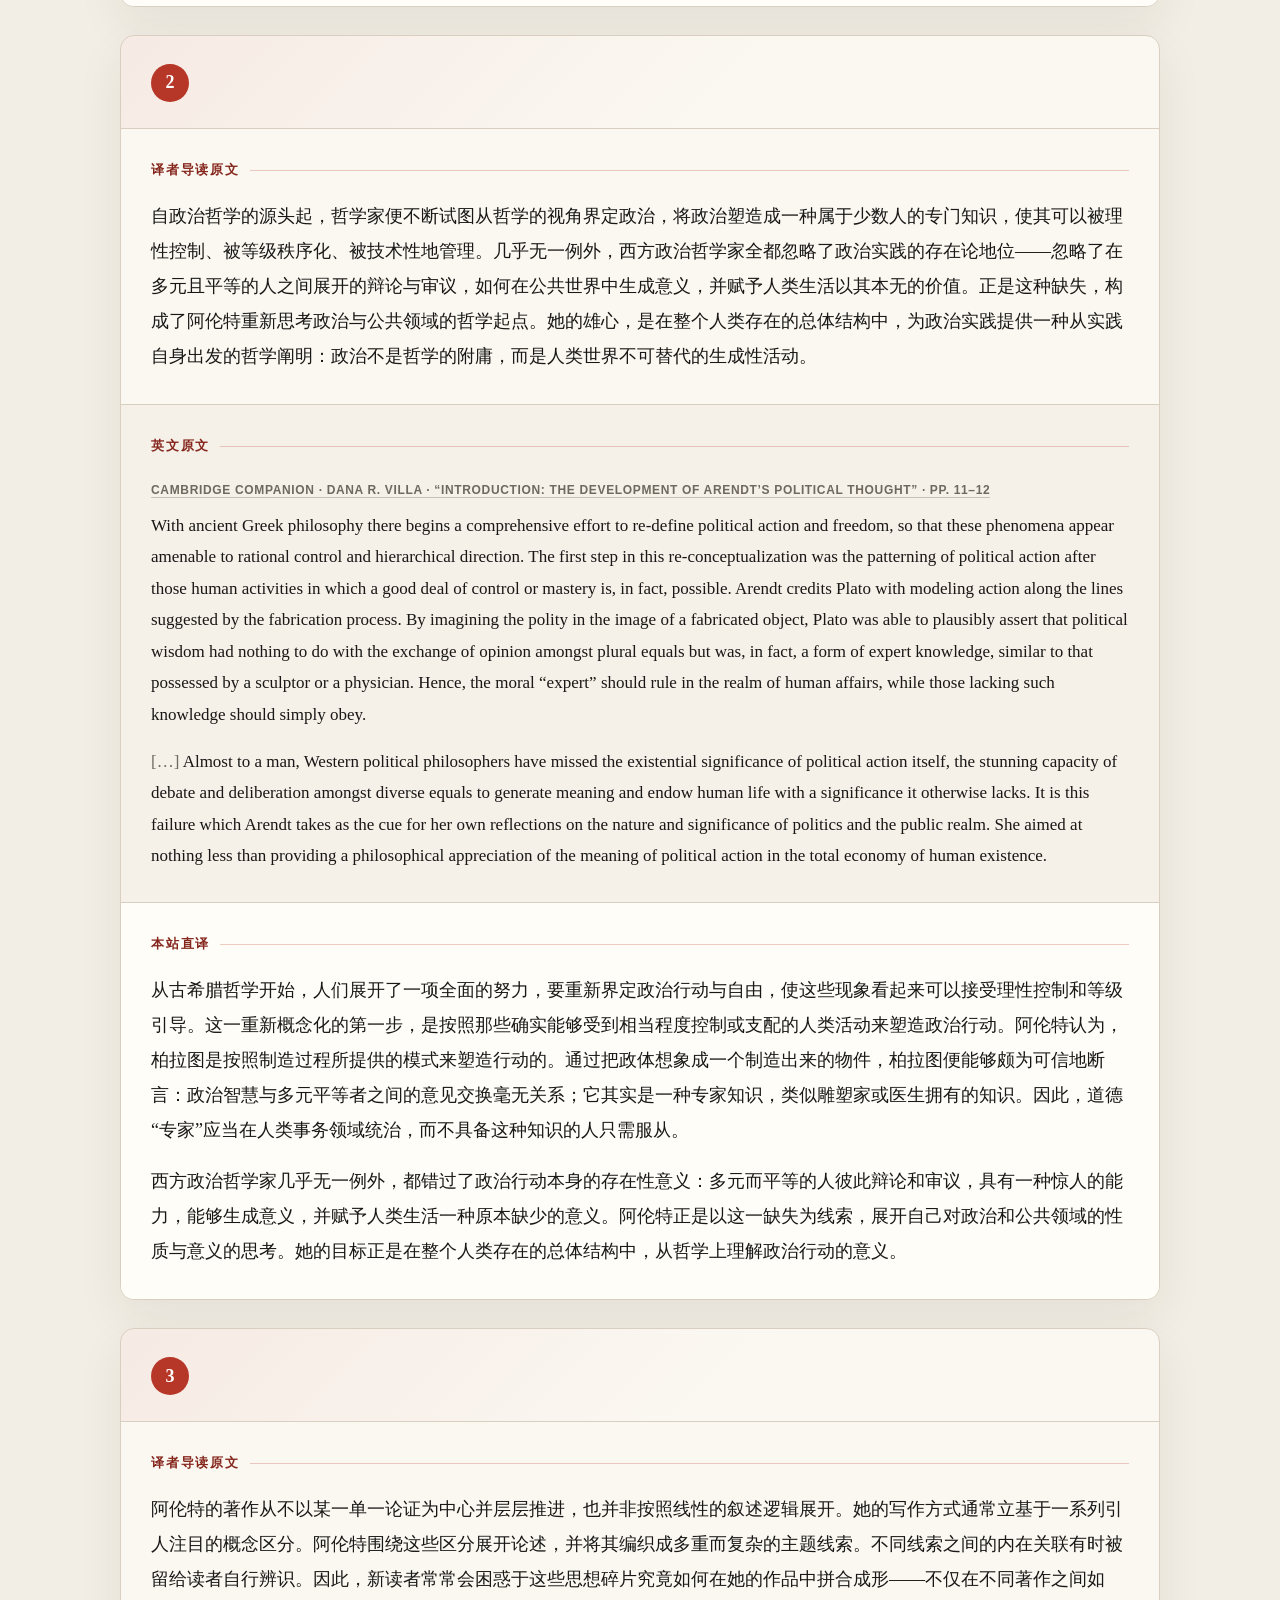
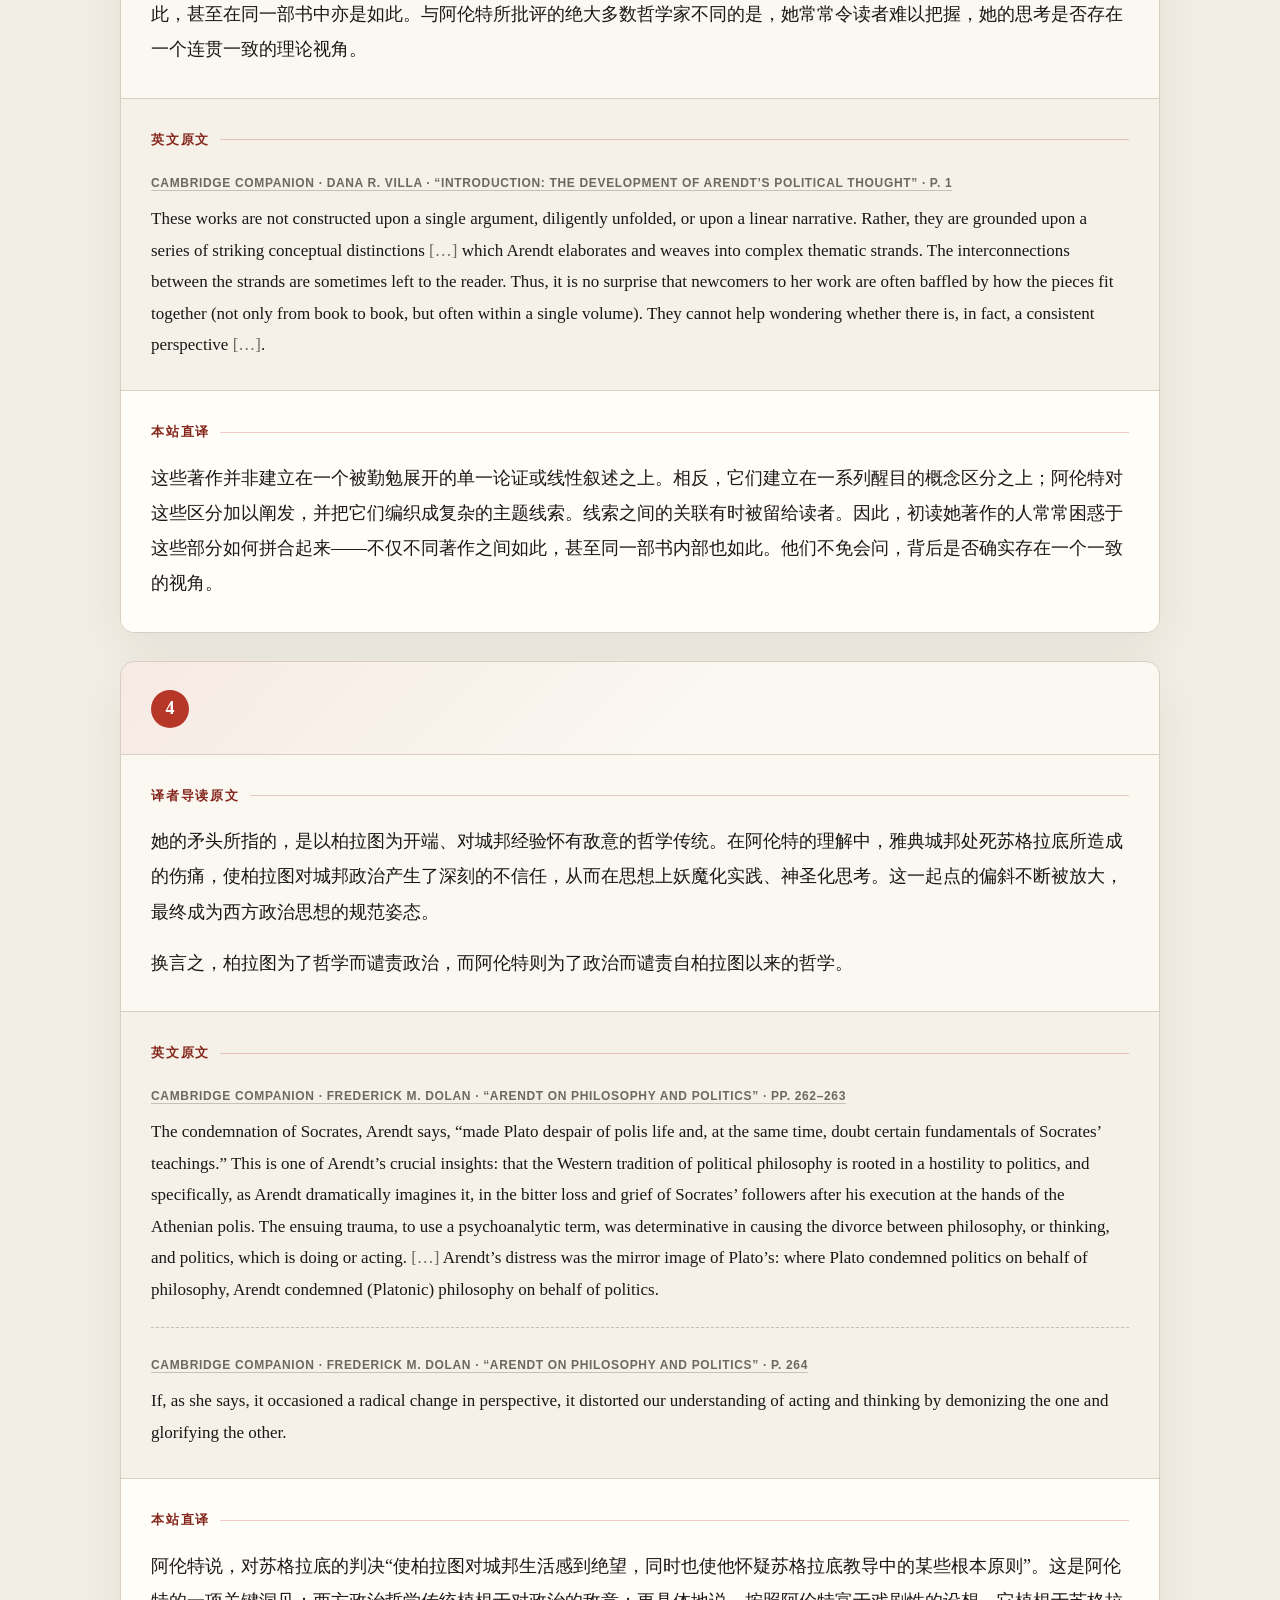
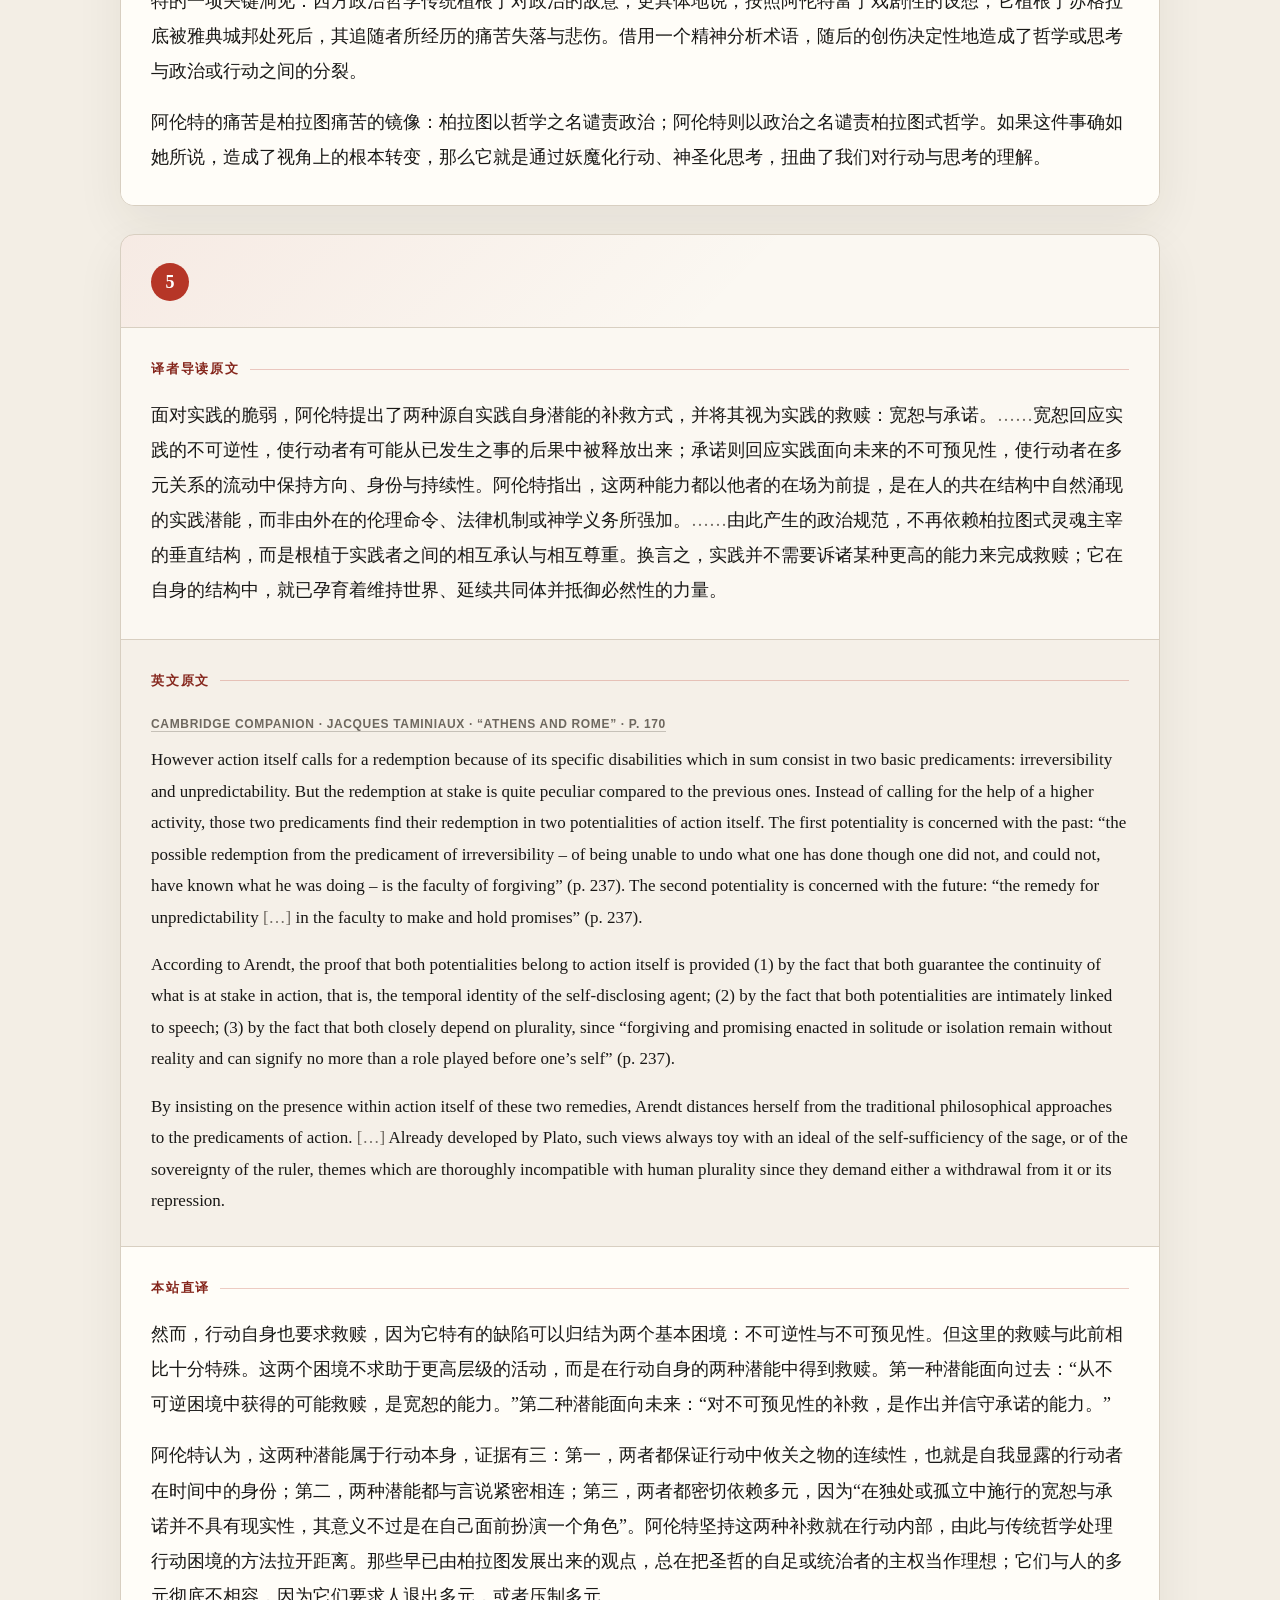
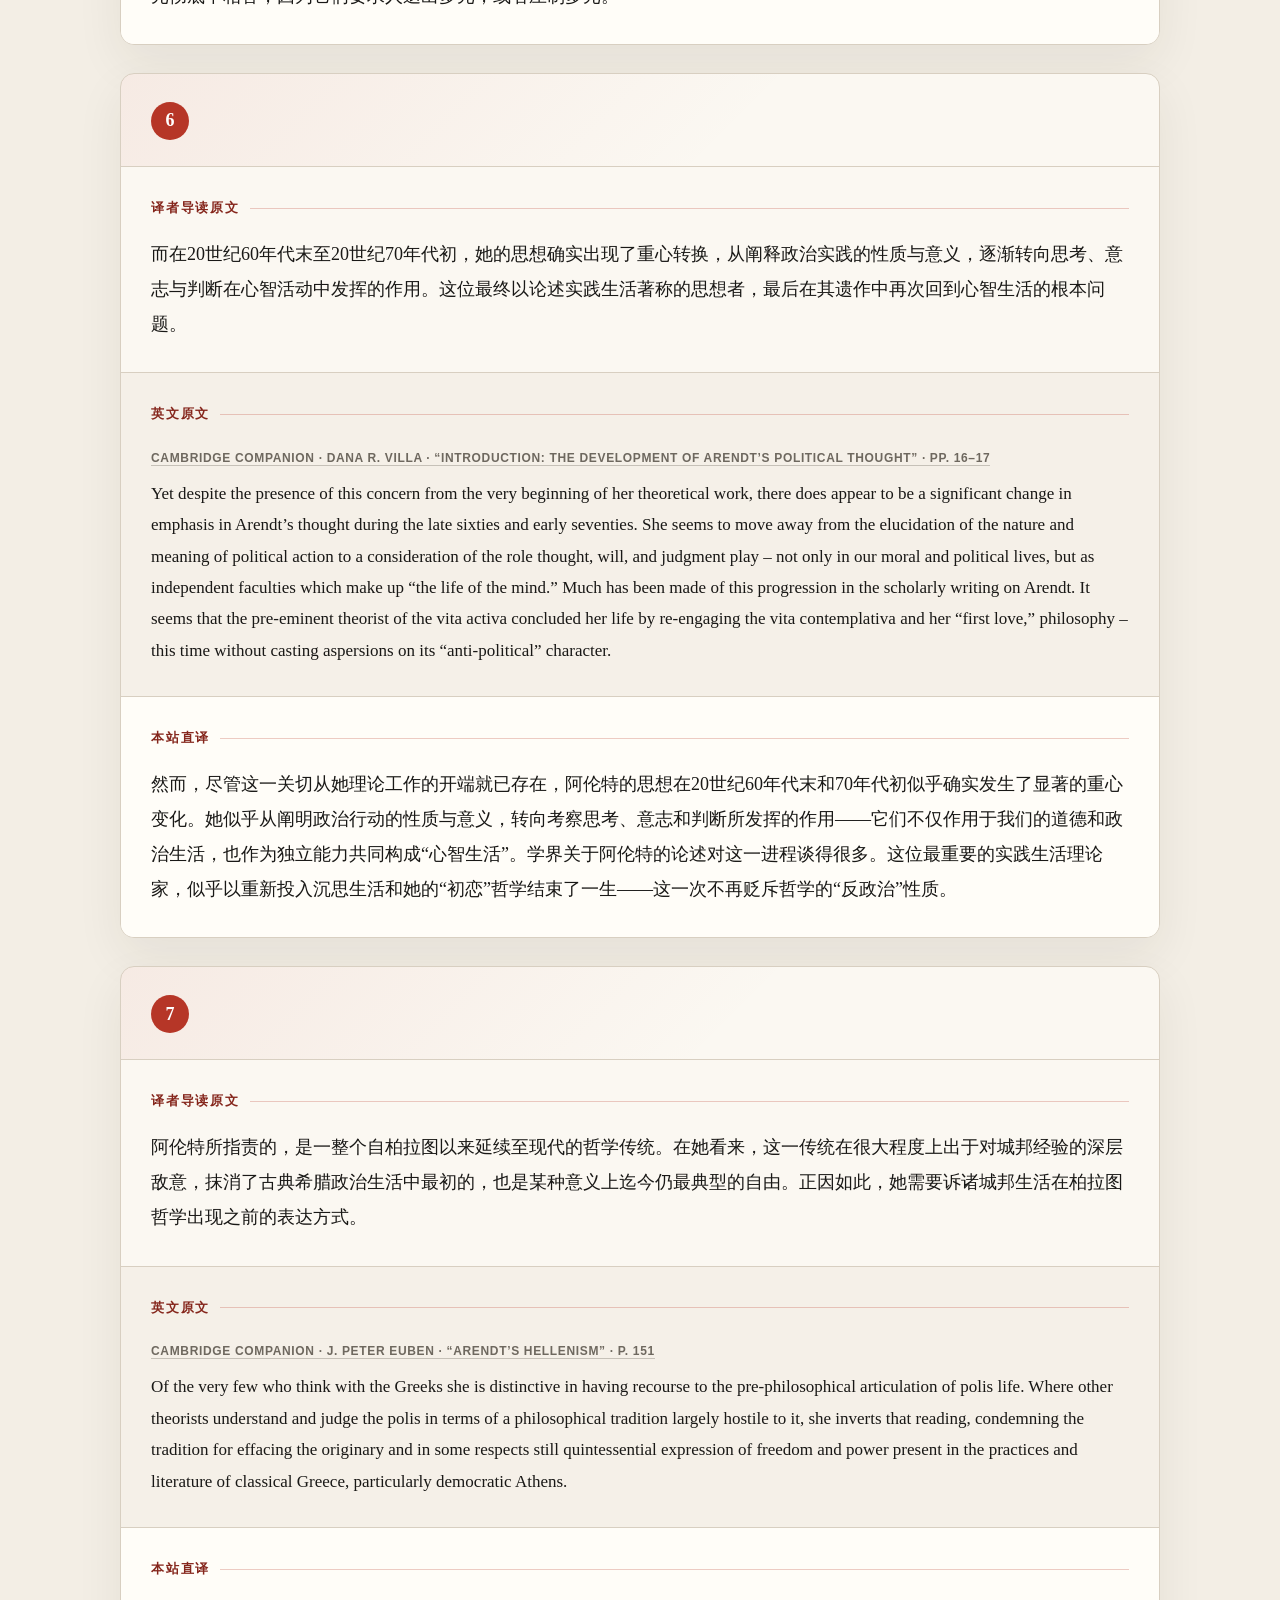
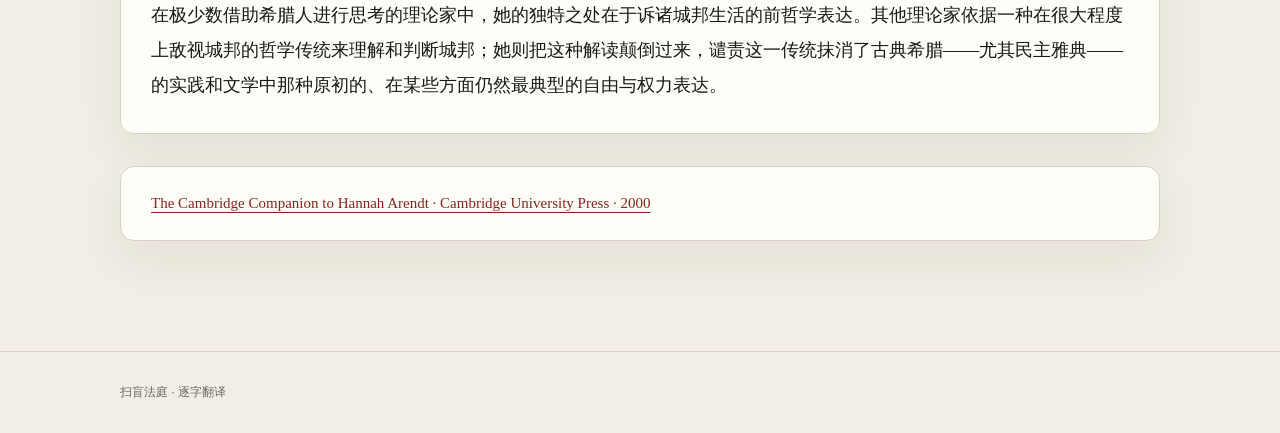
<file: projects/human-condition-intro.html>
<!doctype html>
<html lang="zh-CN">
<head>
  <meta charset="utf-8">
  <meta name="viewport" content="width=device-width, initial-scale=1">
  <title>《人的境况》译者导读｜逐字对照</title>
  <meta name="description" content="《人的境况》译者导读原文、英文来源与本站直译的逐字对照。">
  <style>
    :root {
      --bg: #f3eee5;
      --paper: #fbf8f2;
      --paper-strong: #fffdf8;
      --ink: #191816;
      --muted: #6e685f;
      --line: #d8cfc1;
      --red: #b63627;
      --red-deep: #85261c;
      --red-soft: #f7e9e4;
      --shadow: 0 18px 48px rgba(49, 39, 28, .07);
    }

    * { box-sizing: border-box; }
    html { scroll-behavior: smooth; }

    body {
      margin: 0;
      color: var(--ink);
      background:
        radial-gradient(circle at 100% 0, rgba(182, 54, 39, .06), transparent 28rem),
        var(--bg);
      font-family: -apple-system, BlinkMacSystemFont, "Segoe UI", "PingFang SC",
        "Hiragino Sans GB", "Microsoft YaHei", sans-serif;
      line-height: 1.75;
    }

    a { color: inherit; }

    .wrap {
      width: min(1040px, calc(100% - 48px));
      margin-inline: auto;
    }

    .topbar {
      position: sticky;
      top: 0;
      z-index: 20;
      border-bottom: 1px solid rgba(216, 207, 193, .92);
      background: rgba(243, 238, 229, .93);
      backdrop-filter: blur(14px);
    }

    .topbar-inner {
      min-height: 64px;
      display: flex;
      align-items: center;
      justify-content: space-between;
      gap: 22px;
    }

    .brand {
      font-family: Georgia, "Songti SC", "STSong", serif;
      font-weight: 700;
      text-decoration: none;
      white-space: nowrap;
    }

    .topbar nav {
      display: flex;
      gap: 8px;
      overflow-x: auto;
      scrollbar-width: none;
    }

    .topbar nav::-webkit-scrollbar { display: none; }

    .topbar nav a {
      flex: 0 0 auto;
      padding: 5px 9px;
      color: var(--muted);
      border-radius: 999px;
      font-size: 13px;
      text-decoration: none;
    }

    .topbar nav a:hover,
    .topbar nav a:focus-visible {
      color: var(--red-deep);
      background: var(--red-soft);
    }

    .hero { padding: 86px 0 60px; }

    h1 {
      max-width: 940px;
      margin: 0;
      font-family: Georgia, "Songti SC", "STSong", serif;
      font-size: clamp(42px, 6vw, 60px);
      font-weight: 520;
      letter-spacing: -.035em;
      line-height: 1.08;
    }

    h1 em { color: var(--red); font-style: normal; }
    .title-line { white-space: nowrap; }
    main {
      display: flex;
      flex-direction: column;
      padding-bottom: 110px;
    }

    .case {
      margin-top: 28px;
      overflow: hidden;
      border: 1px solid var(--line);
      border-radius: 14px;
      background: var(--paper);
      box-shadow: var(--shadow);
      scroll-margin-top: 82px;
    }

    #case-1 { order: 1; margin-top: 0; }
    #case-2 { order: 2; }
    #case-3 { order: 3; }
    #case-4 { order: 4; }
    #case-5 { order: 5; }
    #case-6 { order: 6; }
    #case-7 { order: 7; }

    .case-head {
      padding: 28px 30px 26px;
      border-bottom: 1px solid var(--line);
      background: linear-gradient(135deg, rgba(182, 54, 39, .07), transparent 60%);
    }

    .case-no {
      display: grid;
      width: 38px;
      height: 38px;
      margin: 0;
      place-items: center;
      color: white;
      border-radius: 50%;
      background: var(--red);
      font-family: Georgia, serif;
      font-size: 18px;
      font-weight: 700;
    }

    .layer { padding: 30px; }
    .layer + .layer { border-top: 1px solid var(--line); }
    .layer-source { background: #f5f0e8; }
    .layer-translation { background: var(--paper-strong); }

    .layer-label {
      display: flex;
      align-items: center;
      gap: 10px;
      margin: 0 0 17px;
      color: var(--red-deep);
      font-size: 13px;
      font-weight: 850;
      letter-spacing: .14em;
    }

    .layer-label::after {
      height: 1px;
      flex: 1;
      background: rgba(182, 54, 39, .25);
      content: "";
    }

    blockquote {
      margin: 0;
      font-family: Georgia, "Songti SC", "STSong", serif;
      font-size: 18px;
      line-height: 1.95;
    }

    blockquote p { margin: 0; }
    blockquote p + p { margin-top: 16px; }

    .english {
      font-family: Georgia, "Times New Roman", serif;
      font-size: 17px;
      line-height: 1.85;
    }

    .source-group + .source-group {
      margin-top: 22px;
      padding-top: 22px;
      border-top: 1px dashed #cabfaf;
    }

    .source-name {
      display: inline-block;
      margin: 0 0 9px;
      color: var(--muted);
      font-family: -apple-system, BlinkMacSystemFont, "Segoe UI", sans-serif;
      font-size: 12px;
      font-style: normal;
      font-weight: 800;
      letter-spacing: .055em;
    }

    .source-name a {
      text-decoration: none;
      border-bottom: 1px solid rgba(110, 104, 95, .35);
    }

    .source-index {
      order: 8;
      margin-top: 32px;
      padding: 24px 30px;
      border: 1px solid var(--line);
      border-radius: 14px;
      background: var(--paper-strong);
      box-shadow: var(--shadow);
    }

    .source-index a {
      display: block;
      color: var(--red-deep);
      font-family: Georgia, "Times New Roman", serif;
      font-size: 15px;
      line-height: 1.65;
      text-decoration-thickness: 1px;
      text-underline-offset: 4px;
    }

    .ellipsis { color: var(--muted); }

    footer {
      padding: 30px 0;
      color: var(--muted);
      border-top: 1px solid var(--line);
      font-size: 12px;
    }

    @media (max-width: 760px) {
      .wrap { width: min(100% - 28px, 1040px); }
      .topbar-inner { min-height: 58px; }
      .brand { display: none; }
      .topbar nav { width: 100%; }
      .hero { padding: 58px 0 42px; }
      .title-line { white-space: normal; }
      .case-head { padding: 23px 20px 21px; }
      .case-no { width: 32px; height: 32px; font-size: 15px; }
      .layer { padding: 23px 20px; }
      blockquote { font-size: 17px; line-height: 1.9; }
      .english { font-size: 16px; }
    }
  </style>
</head>
<body>
  <header class="topbar">
    <div class="topbar-inner wrap">
      <a class="brand" href="../index.html">扫盲法庭 · 逐字翻译</a>
      <nav aria-label="本页段落">
        <a href="#case-1">1</a>
        <a href="#case-2">2</a>
        <a href="#case-3">3</a>
        <a href="#case-4">4</a>
        <a href="#case-5">5</a>
        <a href="#case-6">6</a>
        <a href="#case-7">7</a>
      </nav>
    </div>
  </header>

  <div class="hero wrap" id="top">
    <h1><span class="title-line">《人的境况》译者导读</span><br><em>逐字对照</em></h1>
  </div>

  <main class="wrap">
    <article class="case" id="case-6">
      <header class="case-head"><h2 class="case-no">6</h2></header>
      <section class="layer">
        <h3 class="layer-label">译者导读原文</h3>
        <blockquote lang="zh-CN">
          <p>而在20世纪60年代末至20世纪70年代初，她的思想确实出现了重心转换，从阐释政治实践的性质与意义，逐渐转向思考、意志与判断在心智活动中发挥的作用。这位最终以论述实践生活著称的思想者，最后在其遗作中再次回到心智生活的根本问题。</p>
        </blockquote>
      </section>
      <section class="layer layer-source">
        <h3 class="layer-label">英文原文</h3>
        <cite class="source-name"><a href="https://doi.org/10.1017/CCOL0521641985" target="_blank" rel="noopener noreferrer">CAMBRIDGE COMPANION · DANA R. VILLA · “INTRODUCTION: THE DEVELOPMENT OF ARENDT’S POLITICAL THOUGHT” · PP. 16–17</a></cite>
        <blockquote class="english" lang="en">
          <p>Yet despite the presence of this concern from the very beginning of her theoretical work, there does appear to be a significant change in emphasis in Arendt’s thought during the late sixties and early seventies. She seems to move away from the elucidation of the nature and meaning of political action to a consideration of the role thought, will, and judgment play – not only in our moral and political lives, but as independent faculties which make up “the life of the mind.” Much has been made of this progression in the scholarly writing on Arendt. It seems that the pre-eminent theorist of the vita activa concluded her life by re-engaging the vita contemplativa and her “first love,” philosophy – this time without casting aspersions on its “anti-political” character.</p>
        </blockquote>
      </section>
      <section class="layer layer-translation">
        <h3 class="layer-label">本站直译</h3>
        <blockquote lang="zh-CN">
          <p>然而，尽管这一关切从她理论工作的开端就已存在，阿伦特的思想在20世纪60年代末和70年代初似乎确实发生了显著的重心变化。她似乎从阐明政治行动的性质与意义，转向考察思考、意志和判断所发挥的作用——它们不仅作用于我们的道德和政治生活，也作为独立能力共同构成“心智生活”。学界关于阿伦特的论述对这一进程谈得很多。这位最重要的实践生活理论家，似乎以重新投入沉思生活和她的“初恋”哲学结束了一生——这一次不再贬斥哲学的“反政治”性质。</p>
        </blockquote>
      </section>
    </article>

    <article class="case" id="case-5">
      <header class="case-head"><h2 class="case-no">5</h2></header>
      <section class="layer">
        <h3 class="layer-label">译者导读原文</h3>
        <blockquote lang="zh-CN">
          <p>面对实践的脆弱，阿伦特提出了两种源自实践自身潜能的补救方式，并将其视为实践的救赎：宽恕与承诺。<span class="ellipsis">……</span>宽恕回应实践的不可逆性，使行动者有可能从已发生之事的后果中被释放出来；承诺则回应实践面向未来的不可预见性，使行动者在多元关系的流动中保持方向、身份与持续性。阿伦特指出，这两种能力都以他者的在场为前提，是在人的共在结构中自然涌现的实践潜能，而非由外在的伦理命令、法律机制或神学义务所强加。<span class="ellipsis">……</span>由此产生的政治规范，不再依赖柏拉图式灵魂主宰的垂直结构，而是根植于实践者之间的相互承认与相互尊重。换言之，实践并不需要诉诸某种更高的能力来完成救赎；它在自身的结构中，就已孕育着维持世界、延续共同体并抵御必然性的力量。</p>
        </blockquote>
      </section>
      <section class="layer layer-source">
        <h3 class="layer-label">英文原文</h3>
        <div class="source-group">
          <cite class="source-name"><a href="https://doi.org/10.1017/CCOL0521641985" target="_blank" rel="noopener noreferrer">CAMBRIDGE COMPANION · JACQUES TAMINIAUX · “ATHENS AND ROME” · P. 170</a></cite>
          <blockquote class="english" lang="en">
            <p>However action itself calls for a redemption because of its specific disabilities which in sum consist in two basic predicaments: irreversibility and unpredictability. But the redemption at stake is quite peculiar compared to the previous ones. Instead of calling for the help of a higher activity, those two predicaments find their redemption in two potentialities of action itself. The first potentiality is concerned with the past: “the possible redemption from the predicament of irreversibility – of being unable to undo what one has done though one did not, and could not, have known what he was doing – is the faculty of forgiving” (p. 237). The second potentiality is concerned with the future: “the remedy for unpredictability <span class="ellipsis">[…]</span> in the faculty to make and hold promises” (p. 237).</p>
            <p>According to Arendt, the proof that both potentialities belong to action itself is provided (1) by the fact that both guarantee the continuity of what is at stake in action, that is, the temporal identity of the self-disclosing agent; (2) by the fact that both potentialities are intimately linked to speech; (3) by the fact that both closely depend on plurality, since “forgiving and promising enacted in solitude or isolation remain without reality and can signify no more than a role played before one’s self” (p. 237).</p>
            <p>By insisting on the presence within action itself of these two remedies, Arendt distances herself from the traditional philosophical approaches to the predicaments of action. <span class="ellipsis">[…]</span> Already developed by Plato, such views always toy with an ideal of the self-sufficiency of the sage, or of the sovereignty of the ruler, themes which are thoroughly incompatible with human plurality since they demand either a withdrawal from it or its repression.</p>
          </blockquote>
        </div>
      </section>
      <section class="layer layer-translation">
        <h3 class="layer-label">本站直译</h3>
        <blockquote lang="zh-CN">
          <p>然而，行动自身也要求救赎，因为它特有的缺陷可以归结为两个基本困境：不可逆性与不可预见性。但这里的救赎与此前相比十分特殊。这两个困境不求助于更高层级的活动，而是在行动自身的两种潜能中得到救赎。第一种潜能面向过去：“从不可逆困境中获得的可能救赎，是宽恕的能力。”第二种潜能面向未来：“对不可预见性的补救，是作出并信守承诺的能力。”</p>
          <p>阿伦特认为，这两种潜能属于行动本身，证据有三：第一，两者都保证行动中攸关之物的连续性，也就是自我显露的行动者在时间中的身份；第二，两种潜能都与言说紧密相连；第三，两者都密切依赖多元，因为“在独处或孤立中施行的宽恕与承诺并不具有现实性，其意义不过是在自己面前扮演一个角色”。阿伦特坚持这两种补救就在行动内部，由此与传统哲学处理行动困境的方法拉开距离。那些早已由柏拉图发展出来的观点，总在把圣哲的自足或统治者的主权当作理想；它们与人的多元彻底不相容，因为它们要求人退出多元，或者压制多元。</p>
        </blockquote>
      </section>
    </article>

    <article class="case" id="case-2">
      <header class="case-head"><h2 class="case-no">2</h2></header>
      <section class="layer">
        <h3 class="layer-label">译者导读原文</h3>
        <blockquote lang="zh-CN">
          <p>自政治哲学的源头起，哲学家便不断试图从哲学的视角界定政治，将政治塑造成一种属于少数人的专门知识，使其可以被理性控制、被等级秩序化、被技术性地管理。几乎无一例外，西方政治哲学家全都忽略了政治实践的存在论地位——忽略了在多元且平等的人之间展开的辩论与审议，如何在公共世界中生成意义，并赋予人类生活以其本无的价值。正是这种缺失，构成了阿伦特重新思考政治与公共领域的哲学起点。她的雄心，是在整个人类存在的总体结构中，为政治实践提供一种从实践自身出发的哲学阐明：政治不是哲学的附庸，而是人类世界不可替代的生成性活动。</p>
        </blockquote>
      </section>
      <section class="layer layer-source">
        <h3 class="layer-label">英文原文</h3>
        <cite class="source-name"><a href="https://doi.org/10.1017/CCOL0521641985" target="_blank" rel="noopener noreferrer">CAMBRIDGE COMPANION · DANA R. VILLA · “INTRODUCTION: THE DEVELOPMENT OF ARENDT’S POLITICAL THOUGHT” · PP. 11–12</a></cite>
        <blockquote class="english" lang="en">
          <p>With ancient Greek philosophy there begins a comprehensive effort to re-define political action and freedom, so that these phenomena appear amenable to rational control and hierarchical direction. The first step in this re-conceptualization was the patterning of political action after those human activities in which a good deal of control or mastery is, in fact, possible. Arendt credits Plato with modeling action along the lines suggested by the fabrication process. By imagining the polity in the image of a fabricated object, Plato was able to plausibly assert that political wisdom had nothing to do with the exchange of opinion amongst plural equals but was, in fact, a form of expert knowledge, similar to that possessed by a sculptor or a physician. Hence, the moral “expert” should rule in the realm of human affairs, while those lacking such knowledge should simply obey.</p>
          <p><span class="ellipsis">[…]</span> Almost to a man, Western political philosophers have missed the existential significance of political action itself, the stunning capacity of debate and deliberation amongst diverse equals to generate meaning and endow human life with a significance it otherwise lacks. It is this failure which Arendt takes as the cue for her own reflections on the nature and significance of politics and the public realm. She aimed at nothing less than providing a philosophical appreciation of the meaning of political action in the total economy of human existence.</p>
        </blockquote>
      </section>
      <section class="layer layer-translation">
        <h3 class="layer-label">本站直译</h3>
        <blockquote lang="zh-CN">
          <p>从古希腊哲学开始，人们展开了一项全面的努力，要重新界定政治行动与自由，使这些现象看起来可以接受理性控制和等级引导。这一重新概念化的第一步，是按照那些确实能够受到相当程度控制或支配的人类活动来塑造政治行动。阿伦特认为，柏拉图是按照制造过程所提供的模式来塑造行动的。通过把政体想象成一个制造出来的物件，柏拉图便能够颇为可信地断言：政治智慧与多元平等者之间的意见交换毫无关系；它其实是一种专家知识，类似雕塑家或医生拥有的知识。因此，道德“专家”应当在人类事务领域统治，而不具备这种知识的人只需服从。</p>
          <p>西方政治哲学家几乎无一例外，都错过了政治行动本身的存在性意义：多元而平等的人彼此辩论和审议，具有一种惊人的能力，能够生成意义，并赋予人类生活一种原本缺少的意义。阿伦特正是以这一缺失为线索，展开自己对政治和公共领域的性质与意义的思考。她的目标正是在整个人类存在的总体结构中，从哲学上理解政治行动的意义。</p>
        </blockquote>
      </section>
    </article>

    <article class="case" id="case-1">
      <header class="case-head"><h2 class="case-no">1</h2></header>
      <section class="layer">
        <h3 class="layer-label">译者导读原文</h3>
        <blockquote lang="zh-CN">
          <p>在阿伦特的解释框架中，极权主义并非源自19世纪或任何其他世纪可辨识的思想潮流，而是产生于民族国家的瓦解、帝国主义及其以种族主义为正当性的统治实践，以及大量个体因激烈的社会与政治动荡而陷入的孤立与脆弱。阿伦特将这些个体称为“群众”，以区别于“暴民”与“精英”；正因群众在与他人、与世界以及与公民职责的关系上日益脱节，他们最终转向极权主义运动。其结果是“公民身份”观念的全面瓦解，以及对公共制度的普遍犬儒。阿伦特将这种犬儒主义在她所谓的“暴民与精英的联盟”中观察得最为清晰：知识分子与极左或极右的下层运动之间在政治层面汇合。他们共同蔑视议会政治，也共同蔑视资产阶级关于“公共利益”的虚伪言辞。</p>
        </blockquote>
      </section>
      <section class="layer layer-source">
        <h3 class="layer-label">英文原文</h3>
        <div class="source-group">
          <cite class="source-name"><a href="https://doi.org/10.1017/CCOL0521641985" target="_blank" rel="noopener noreferrer">CAMBRIDGE COMPANION · DANA R. VILLA · “INTRODUCTION: THE DEVELOPMENT OF ARENDT’S POLITICAL THOUGHT” · P. 5</a></cite>
          <blockquote class="english" lang="en">
            <p>For Arendt, then, totalitarianism did not arise out of the murky ideological and philosophical currents of the nineteenth (or any other) century. Rather, it was made possible by the decline of the nation-state, the creation of concrete practices of domination (justified by racism) by the European imperialists, and the fact that enormous numbers of people had been made to feel isolated and vulnerable by traumatic social and political events. These people – the “masses” as opposed to the “mob” or the “elite” – turned to totalitarian movements because of their increasing disconnection from their fellows, the world, and the responsibilities of citizenship.</p>
          </blockquote>
        </div>
        <div class="source-group">
          <cite class="source-name"><a href="https://doi.org/10.1017/CCOL0521641985" target="_blank" rel="noopener noreferrer">CAMBRIDGE COMPANION · DANA R. VILLA · “INTRODUCTION: THE DEVELOPMENT OF ARENDT’S POLITICAL THOUGHT” · PP. 4–5</a></cite>
          <blockquote class="english" lang="en">
            <p>The result was the complete attenuation of the idea of citizenship, and a pervasive cynicism toward public institutions. This cynicism found its clearest expression in what Arendt calls “the alliance between the mob and the elite,” a politically important convergence of intellectuals with the gutter-born movements of the radical left and right. These groups were united by their shared contempt for parliamentary politics and the patent phoniness of bourgeois appeals to “the public interest.”</p>
          </blockquote>
        </div>
      </section>
      <section class="layer layer-translation">
        <h3 class="layer-label">本站直译</h3>
        <blockquote lang="zh-CN">
          <p>因此，对阿伦特来说，极权主义并非产生于19世纪或任何其他世纪那些晦暗的意识形态与哲学潮流。使它成为可能的，是民族国家的衰落、欧洲帝国主义者建立的以种族主义为正当理由的具体统治实践，以及数量庞大的人因创伤性的社会和政治事件而陷入孤立与脆弱。这些人就是“群众”，有别于“暴民”或“精英”；他们之所以转向极权主义运动，是因为他们日益脱离同伴、世界和公民身份所承担的责任。</p>
          <p>结果是公民身份观念的彻底衰减，以及对公共制度普遍的犬儒态度。这种犬儒主义最清楚地表现为阿伦特所谓的“暴民与精英的联盟”：知识分子与激进左翼和右翼那些出身社会底层的运动形成了具有政治重要性的汇合。这些群体共同蔑视议会政治，也共同蔑视资产阶级诉诸“公共利益”时显而易见的虚假。</p>
        </blockquote>
      </section>
    </article>

    <article class="case" id="case-3">
      <header class="case-head"><h2 class="case-no">3</h2></header>
      <section class="layer">
        <h3 class="layer-label">译者导读原文</h3>
        <blockquote lang="zh-CN">
          <p>阿伦特的著作从不以某一单一论证为中心并层层推进，也并非按照线性的叙述逻辑展开。她的写作方式通常立基于一系列引人注目的概念区分。阿伦特围绕这些区分展开论述，并将其编织成多重而复杂的主题线索。不同线索之间的内在关联有时被留给读者自行辨识。因此，新读者常常会困惑于这些思想碎片究竟如何在她的作品中拼合成形——不仅在不同著作之间如此，甚至在同一部书中亦是如此。与阿伦特所批评的绝大多数哲学家不同的是，她常常令读者难以把握，她的思考是否存在一个连贯一致的理论视角。</p>
        </blockquote>
      </section>
      <section class="layer layer-source">
        <h3 class="layer-label">英文原文</h3>
        <cite class="source-name"><a href="https://doi.org/10.1017/CCOL0521641985" target="_blank" rel="noopener noreferrer">CAMBRIDGE COMPANION · DANA R. VILLA · “INTRODUCTION: THE DEVELOPMENT OF ARENDT’S POLITICAL THOUGHT” · P. 1</a></cite>
        <blockquote class="english" lang="en">
          <p>These works are not constructed upon a single argument, diligently unfolded, or upon a linear narrative. Rather, they are grounded upon a series of striking conceptual distinctions <span class="ellipsis">[…]</span> which Arendt elaborates and weaves into complex thematic strands. The interconnections between the strands are sometimes left to the reader. Thus, it is no surprise that newcomers to her work are often baffled by how the pieces fit together (not only from book to book, but often within a single volume). They cannot help wondering whether there is, in fact, a consistent perspective <span class="ellipsis">[…]</span>.</p>
        </blockquote>
      </section>
      <section class="layer layer-translation">
        <h3 class="layer-label">本站直译</h3>
        <blockquote lang="zh-CN">
          <p>这些著作并非建立在一个被勤勉展开的单一论证或线性叙述之上。相反，它们建立在一系列醒目的概念区分之上；阿伦特对这些区分加以阐发，并把它们编织成复杂的主题线索。线索之间的关联有时被留给读者。因此，初读她著作的人常常困惑于这些部分如何拼合起来——不仅不同著作之间如此，甚至同一部书内部也如此。他们不免会问，背后是否确实存在一个一致的视角。</p>
        </blockquote>
      </section>
    </article>

    <article class="case" id="case-7">
      <header class="case-head"><h2 class="case-no">7</h2></header>
      <section class="layer">
        <h3 class="layer-label">译者导读原文</h3>
        <blockquote lang="zh-CN">
          <p>阿伦特所指责的，是一整个自柏拉图以来延续至现代的哲学传统。在她看来，这一传统在很大程度上出于对城邦经验的深层敌意，抹消了古典希腊政治生活中最初的，也是某种意义上迄今仍最典型的自由。正因如此，她需要诉诸城邦生活在柏拉图哲学出现之前的表达方式。</p>
        </blockquote>
      </section>
      <section class="layer layer-source">
        <h3 class="layer-label">英文原文</h3>
        <cite class="source-name"><a href="https://doi.org/10.1017/CCOL0521641985" target="_blank" rel="noopener noreferrer">CAMBRIDGE COMPANION · J. PETER EUBEN · “ARENDT’S HELLENISM” · P. 151</a></cite>
        <blockquote class="english" lang="en">
          <p>Of the very few who think with the Greeks she is distinctive in having recourse to the pre-philosophical articulation of polis life. Where other theorists understand and judge the polis in terms of a philosophical tradition largely hostile to it, she inverts that reading, condemning the tradition for effacing the originary and in some respects still quintessential expression of freedom and power present in the practices and literature of classical Greece, particularly democratic Athens.</p>
        </blockquote>
      </section>
      <section class="layer layer-translation">
        <h3 class="layer-label">本站直译</h3>
        <blockquote lang="zh-CN">
          <p>在极少数借助希腊人进行思考的理论家中，她的独特之处在于诉诸城邦生活的前哲学表达。其他理论家依据一种在很大程度上敌视城邦的哲学传统来理解和判断城邦；她则把这种解读颠倒过来，谴责这一传统抹消了古典希腊——尤其民主雅典——的实践和文学中那种原初的、在某些方面仍然最典型的自由与权力表达。</p>
        </blockquote>
      </section>
    </article>

    <article class="case" id="case-4">
      <header class="case-head"><h2 class="case-no">4</h2></header>
      <section class="layer">
        <h3 class="layer-label">译者导读原文</h3>
        <blockquote lang="zh-CN">
          <p>她的矛头所指的，是以柏拉图为开端、对城邦经验怀有敌意的哲学传统。在阿伦特的理解中，雅典城邦处死苏格拉底所造成的伤痛，使柏拉图对城邦政治产生了深刻的不信任，从而在思想上妖魔化实践、神圣化思考。这一起点的偏斜不断被放大，最终成为西方政治思想的规范姿态。</p>
          <p>换言之，柏拉图为了哲学而谴责政治，而阿伦特则为了政治而谴责自柏拉图以来的哲学。</p>
        </blockquote>
      </section>
      <section class="layer layer-source">
        <h3 class="layer-label">英文原文</h3>
        <div class="source-group">
          <cite class="source-name"><a href="https://doi.org/10.1017/CCOL0521641985" target="_blank" rel="noopener noreferrer">CAMBRIDGE COMPANION · FREDERICK M. DOLAN · “ARENDT ON PHILOSOPHY AND POLITICS” · PP. 262–263</a></cite>
          <blockquote class="english" lang="en">
            <p>The condemnation of Socrates, Arendt says, “made Plato despair of polis life and, at the same time, doubt certain fundamentals of Socrates’ teachings.” This is one of Arendt’s crucial insights: that the Western tradition of political philosophy is rooted in a hostility to politics, and specifically, as Arendt dramatically imagines it, in the bitter loss and grief of Socrates’ followers after his execution at the hands of the Athenian polis. The ensuing trauma, to use a psychoanalytic term, was determinative in causing the divorce between philosophy, or thinking, and politics, which is doing or acting. <span class="ellipsis">[…]</span> Arendt’s distress was the mirror image of Plato’s: where Plato condemned politics on behalf of philosophy, Arendt condemned (Platonic) philosophy on behalf of politics.</p>
          </blockquote>
        </div>
        <div class="source-group">
          <cite class="source-name"><a href="https://doi.org/10.1017/CCOL0521641985" target="_blank" rel="noopener noreferrer">CAMBRIDGE COMPANION · FREDERICK M. DOLAN · “ARENDT ON PHILOSOPHY AND POLITICS” · P. 264</a></cite>
          <blockquote class="english" lang="en">
            <p>If, as she says, it occasioned a radical change in perspective, it distorted our understanding of acting and thinking by demonizing the one and glorifying the other.</p>
          </blockquote>
        </div>
      </section>
      <section class="layer layer-translation">
        <h3 class="layer-label">本站直译</h3>
        <blockquote lang="zh-CN">
          <p>阿伦特说，对苏格拉底的判决“使柏拉图对城邦生活感到绝望，同时也使他怀疑苏格拉底教导中的某些根本原则”。这是阿伦特的一项关键洞见：西方政治哲学传统植根于对政治的敌意；更具体地说，按照阿伦特富于戏剧性的设想，它植根于苏格拉底被雅典城邦处死后，其追随者所经历的痛苦失落与悲伤。借用一个精神分析术语，随后的创伤决定性地造成了哲学或思考与政治或行动之间的分裂。</p>
          <p>阿伦特的痛苦是柏拉图痛苦的镜像：柏拉图以哲学之名谴责政治；阿伦特则以政治之名谴责柏拉图式哲学。如果这件事确如她所说，造成了视角上的根本转变，那么它就是通过妖魔化行动、神圣化思考，扭曲了我们对行动与思考的理解。</p>
        </blockquote>
      </section>
    </article>

    <div class="source-index">
      <a href="https://doi.org/10.1017/CCOL0521641985" target="_blank" rel="noopener noreferrer">The Cambridge Companion to Hannah Arendt · Cambridge University Press · 2000</a>
    </div>
  </main>

  <footer>
    <div class="wrap">扫盲法庭 · 逐字翻译</div>
  </footer>
</body>
</html>
</file>
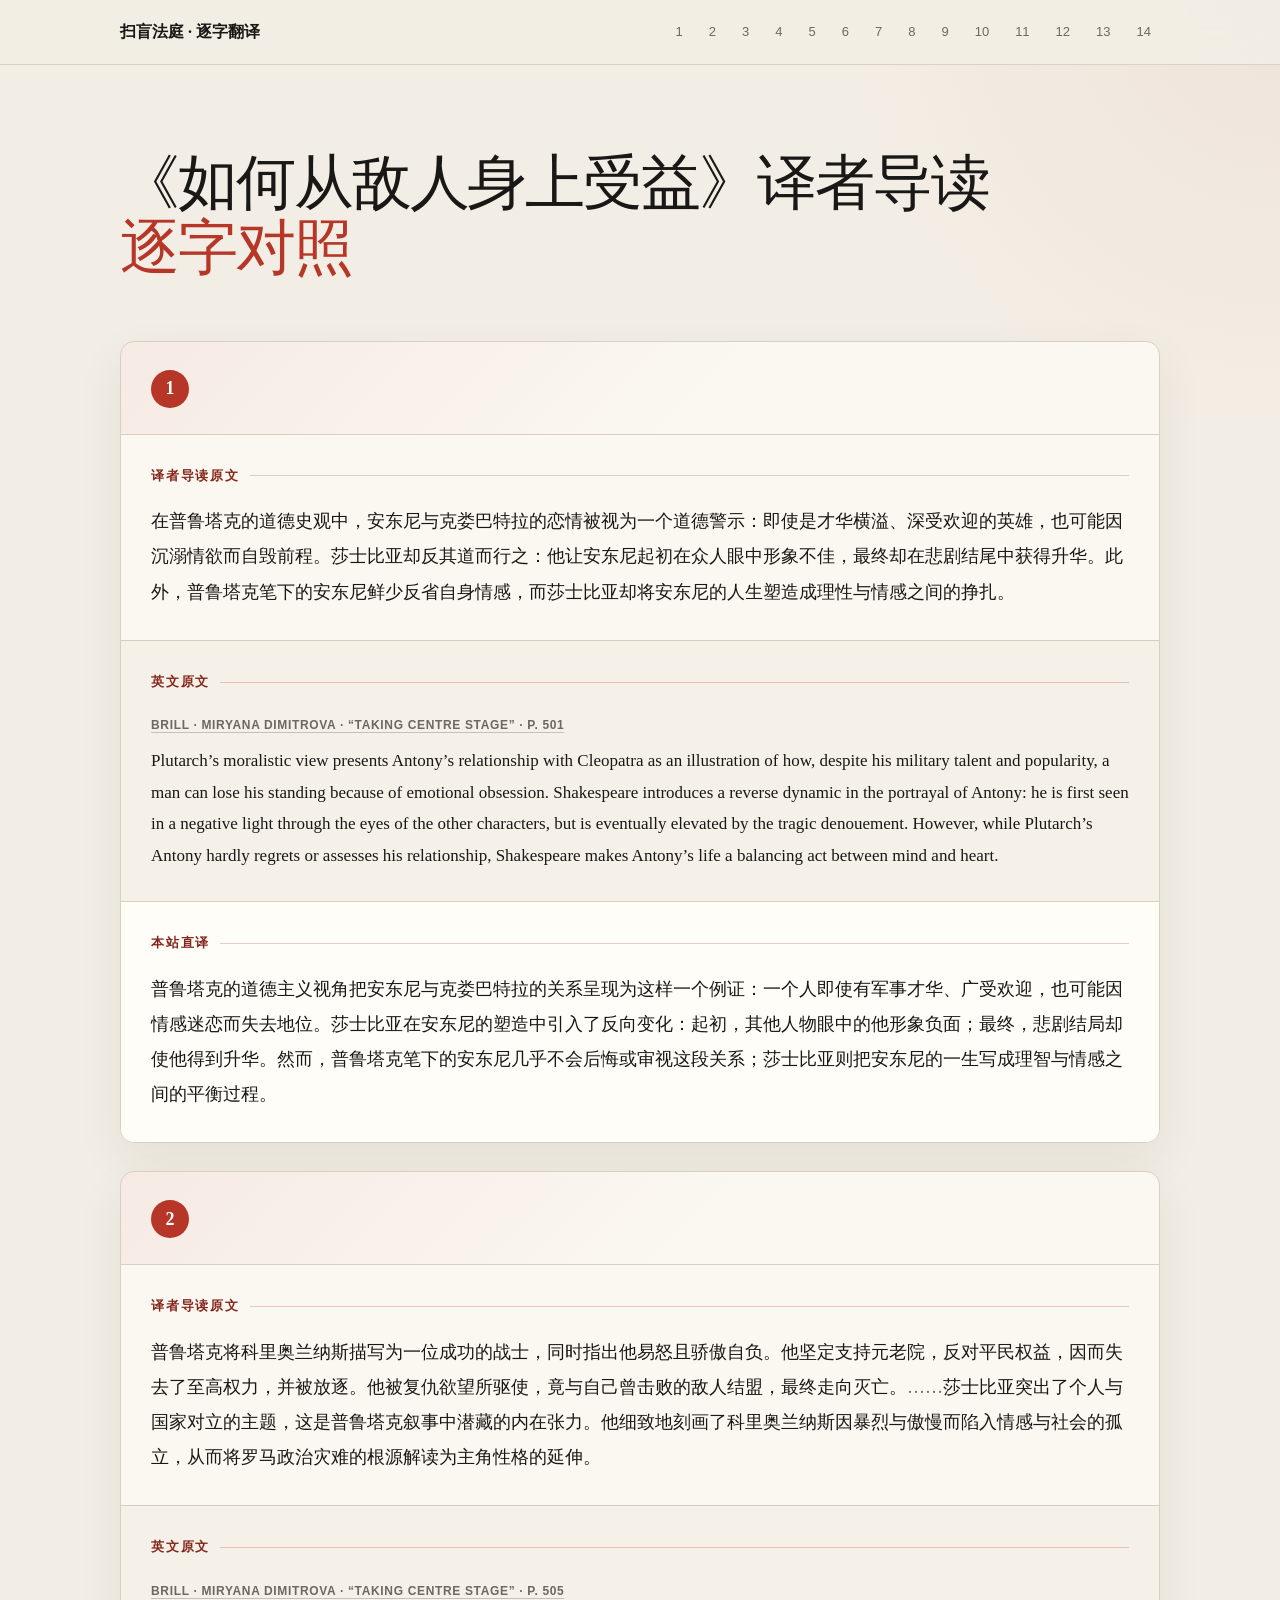
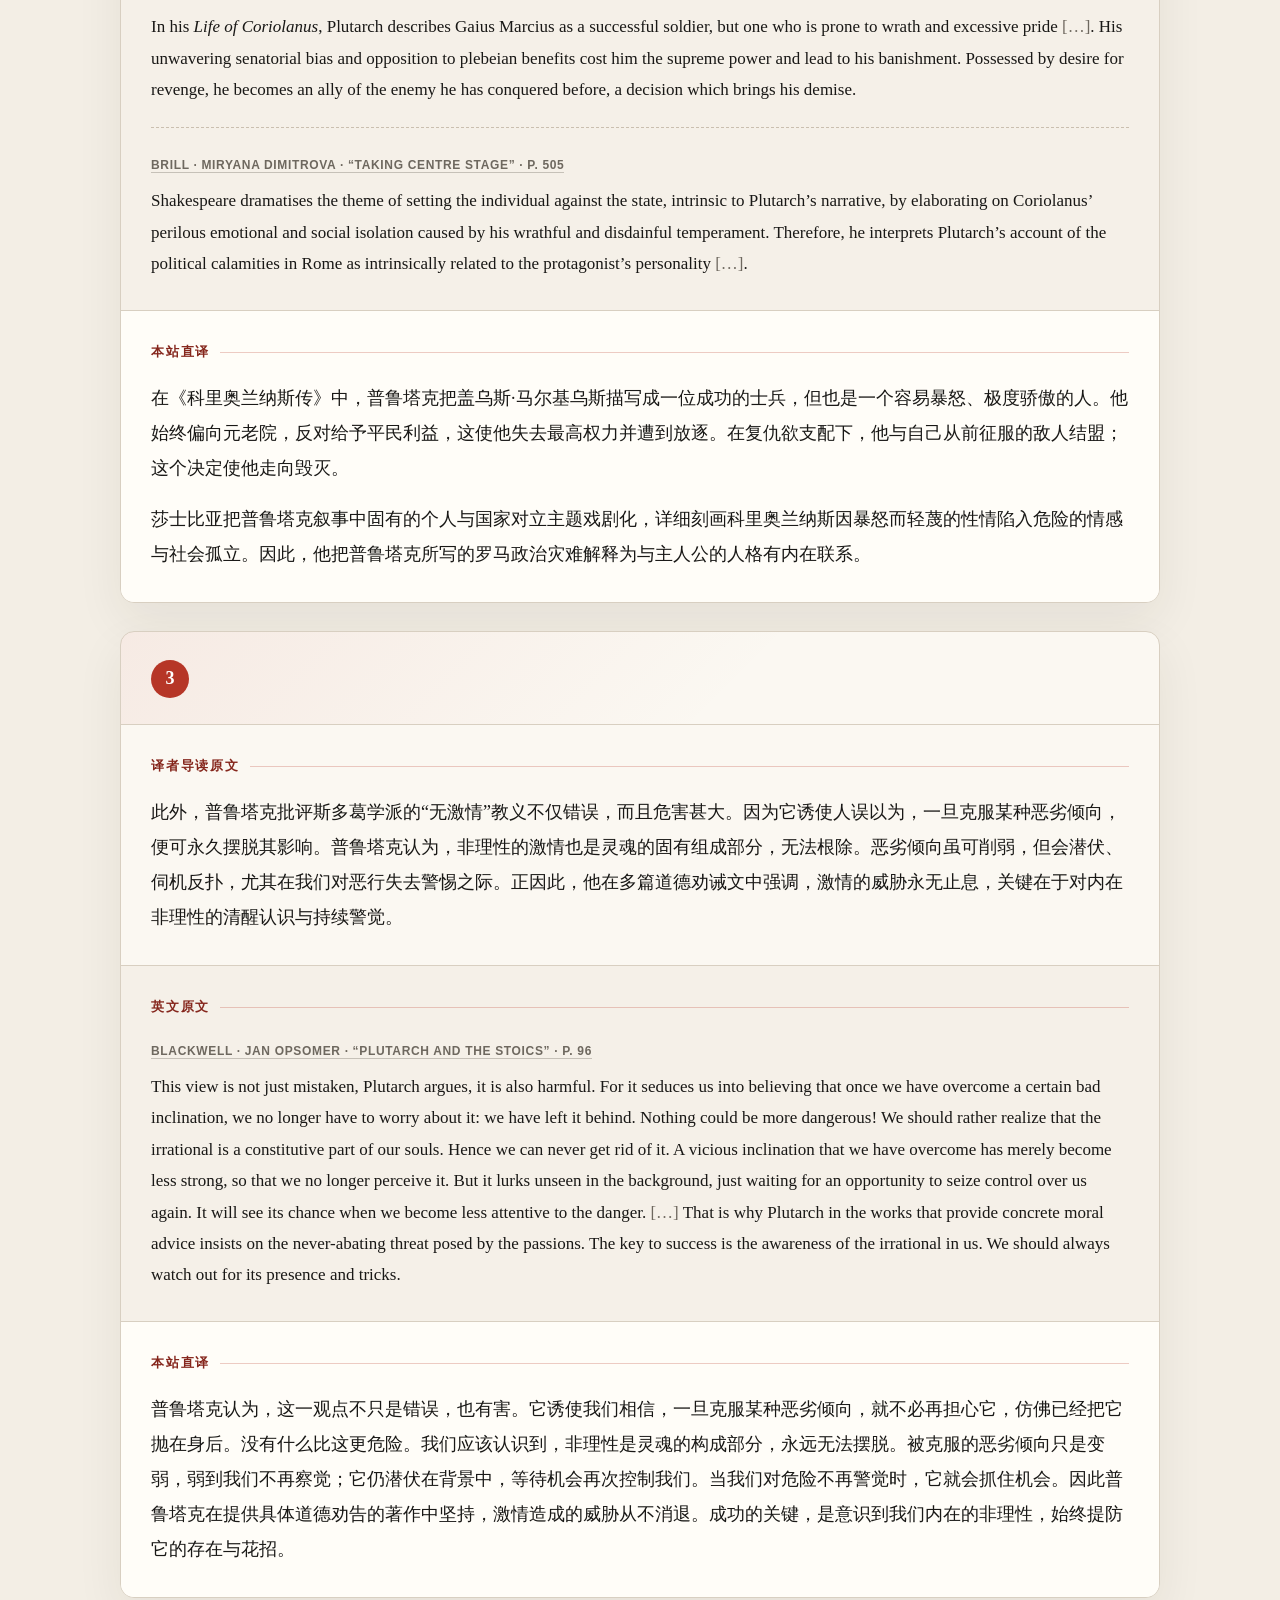
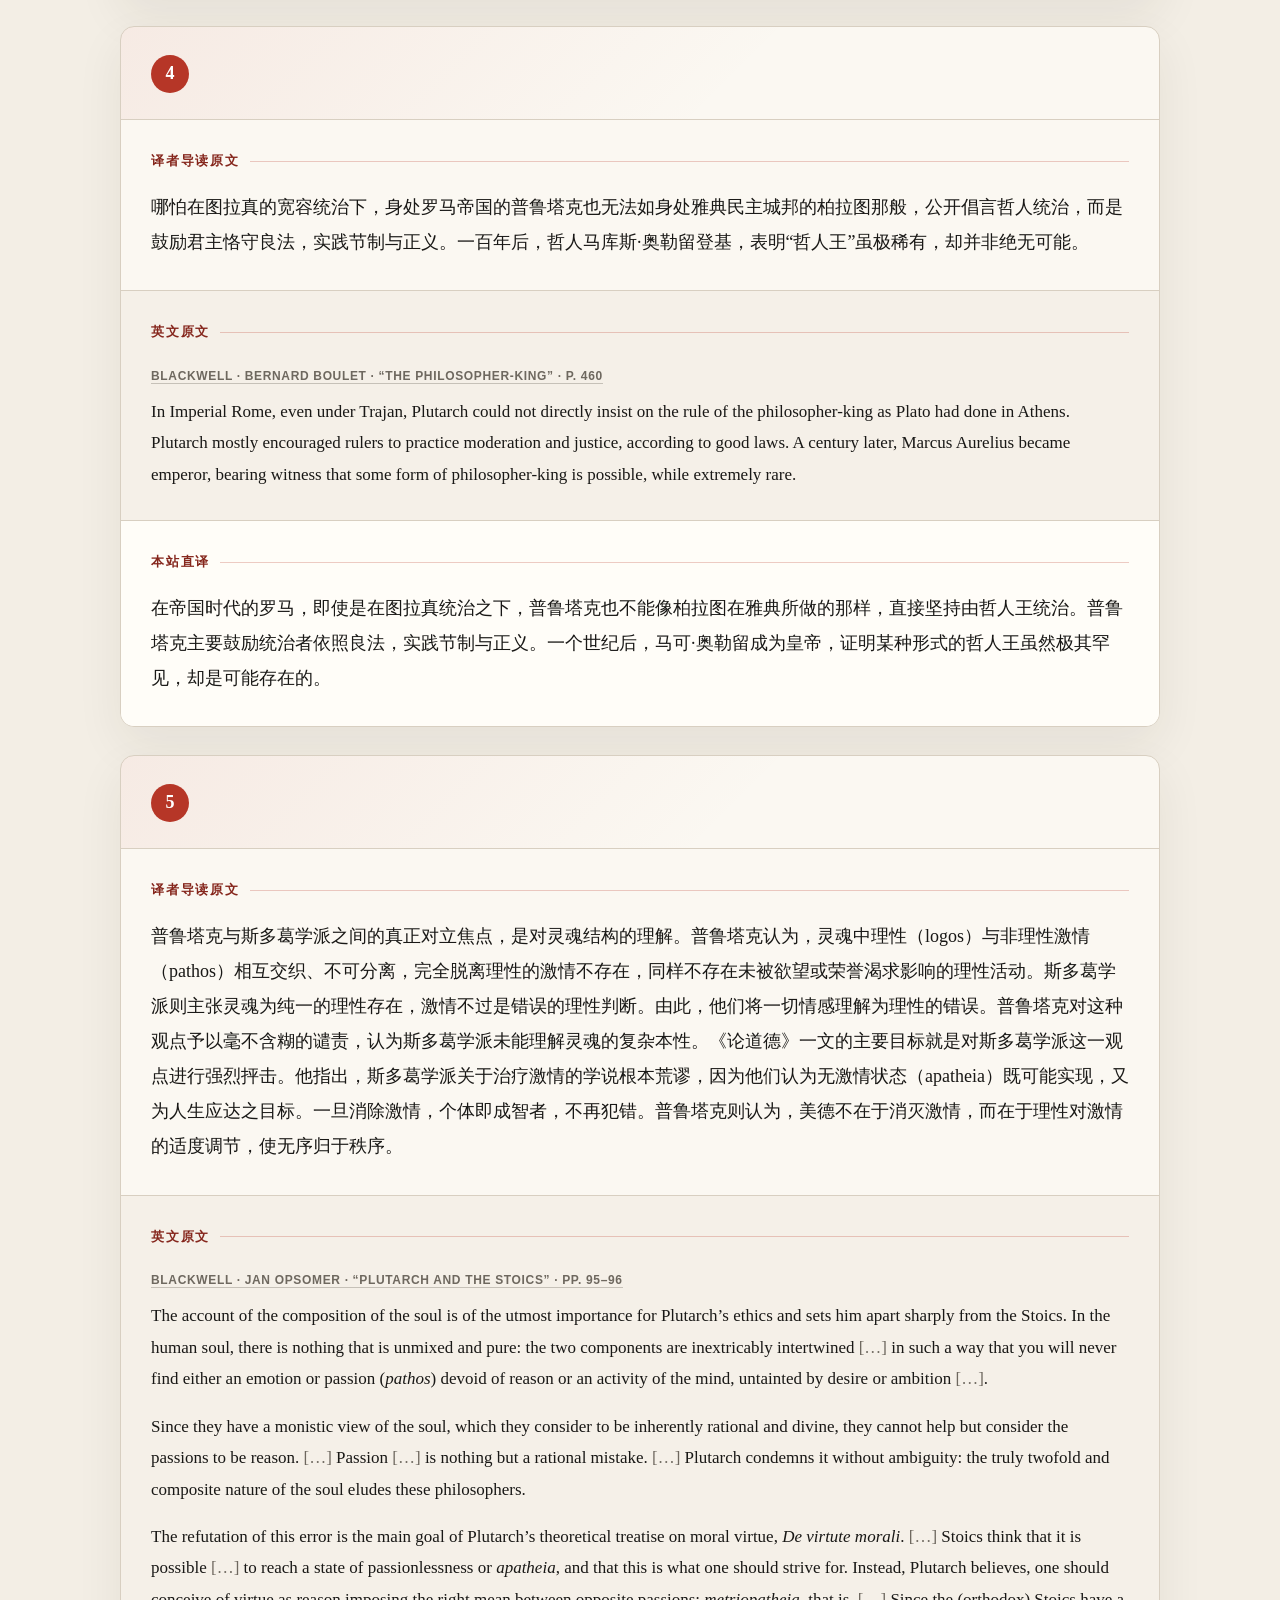
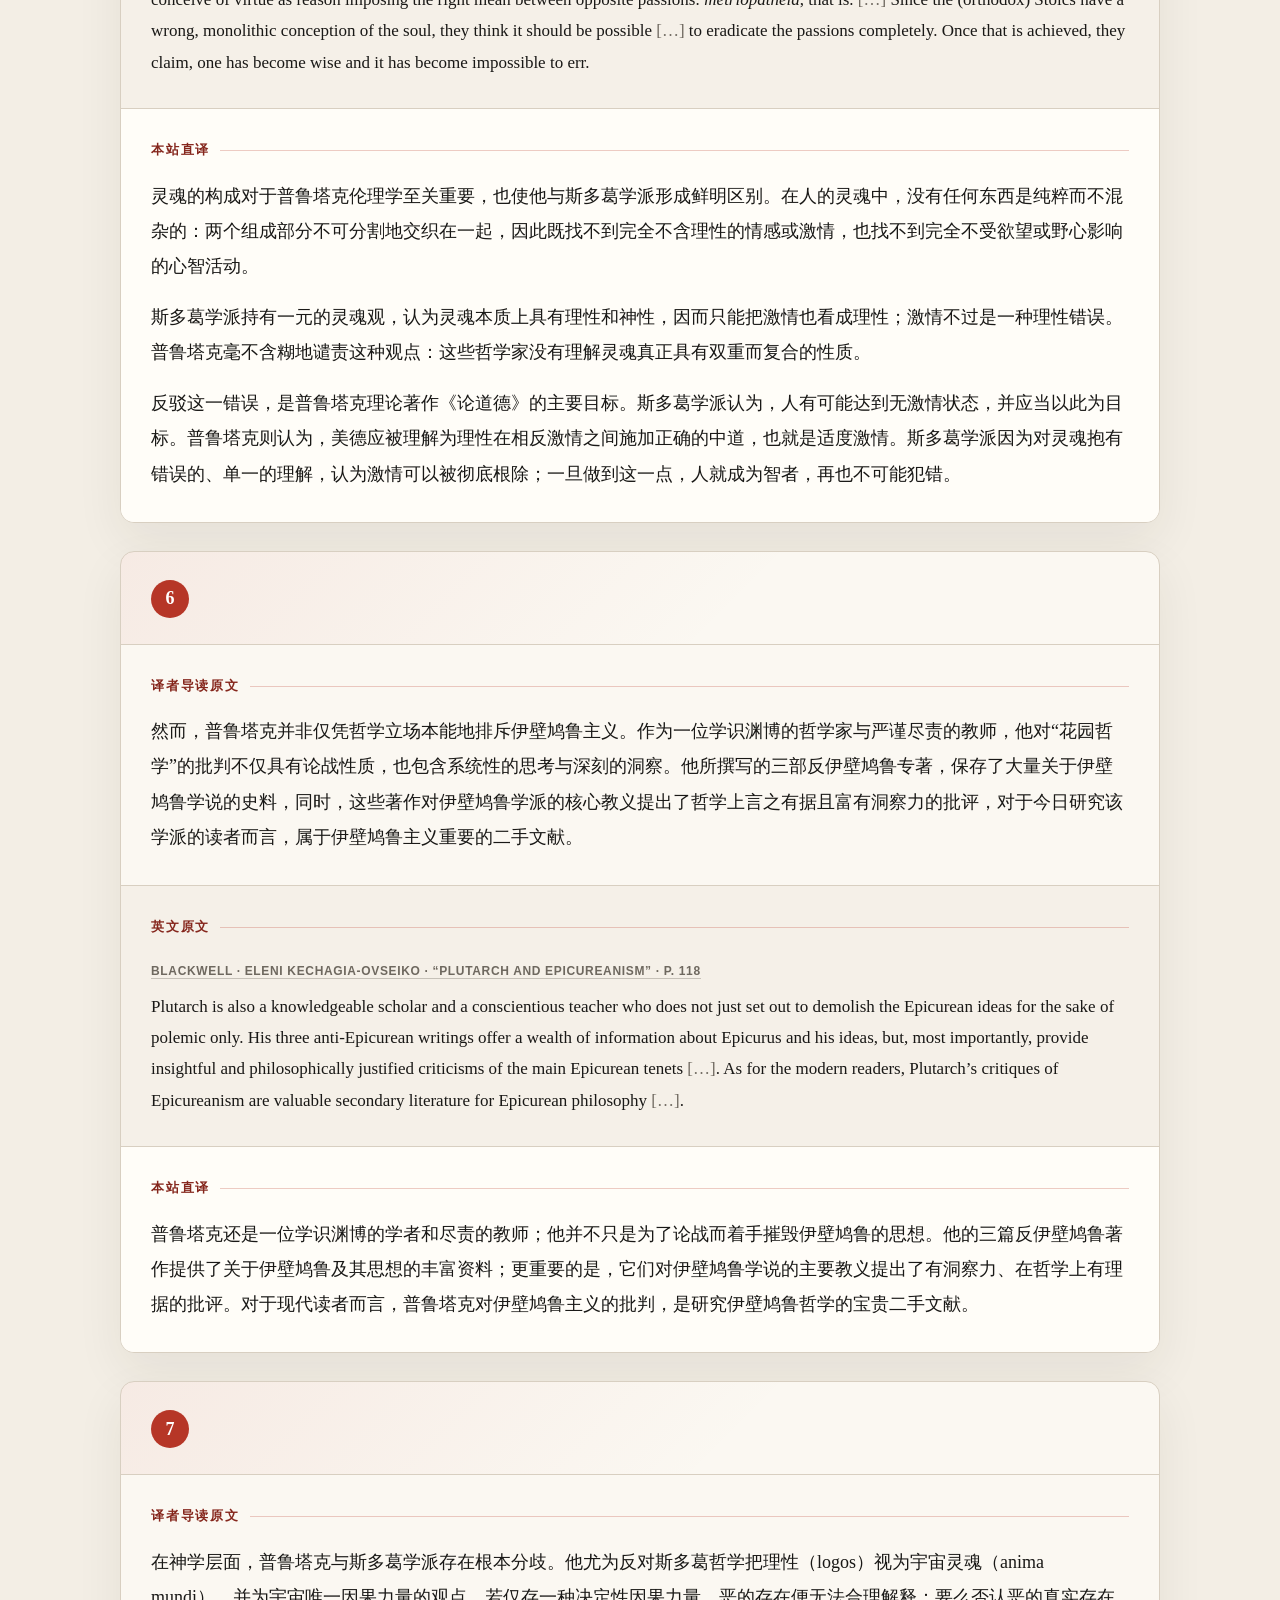
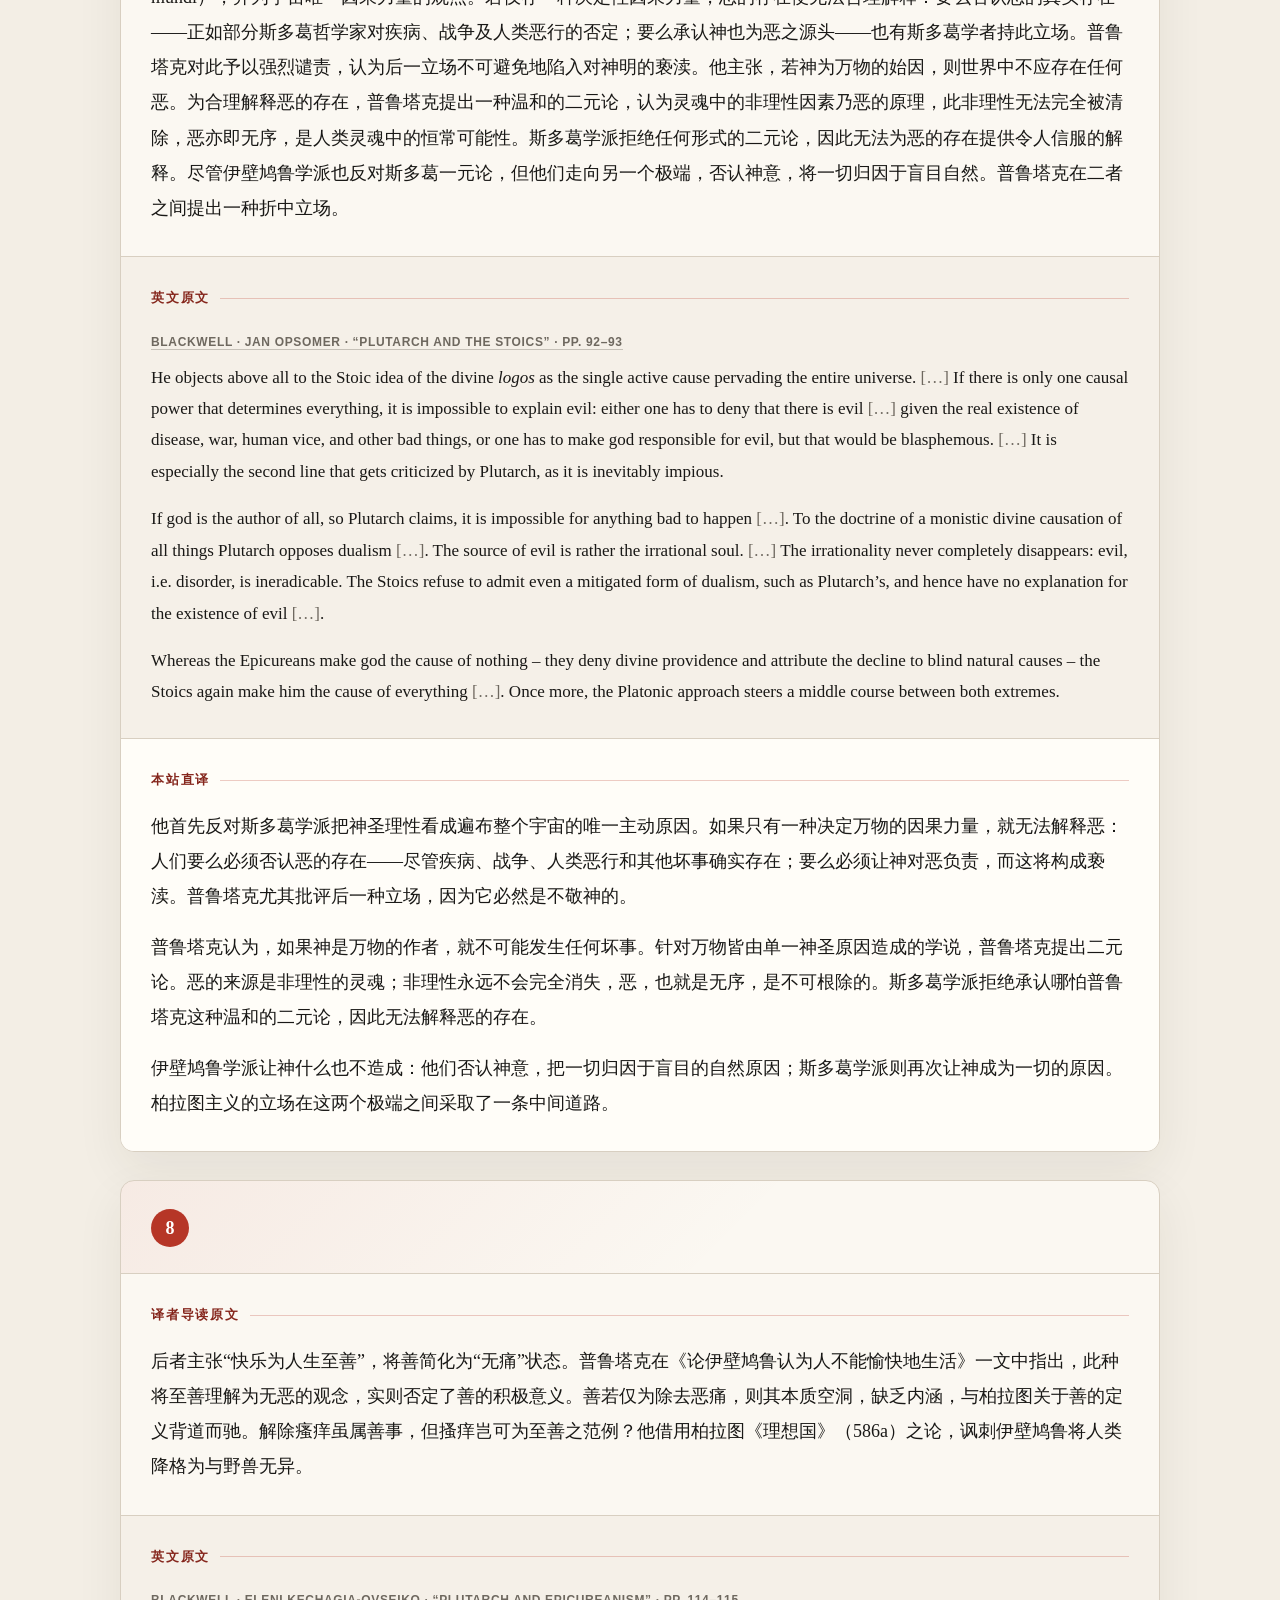
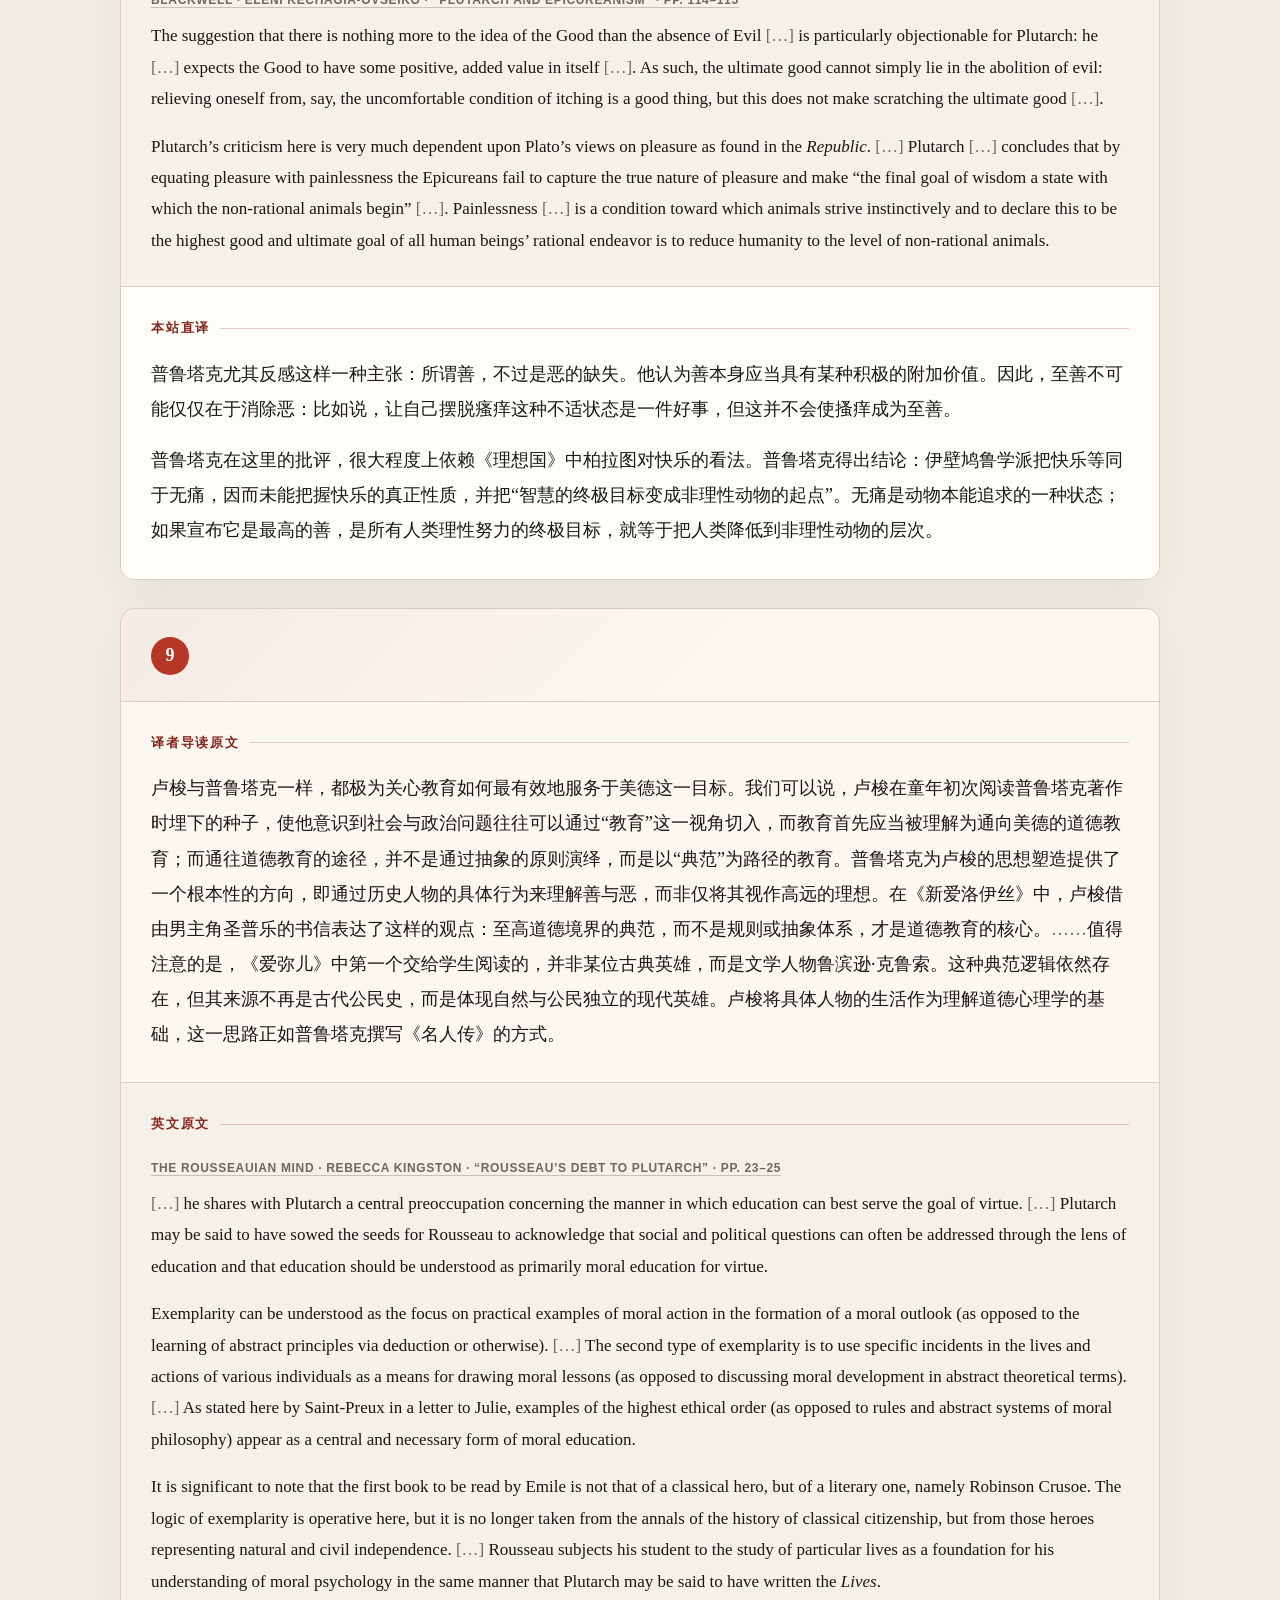
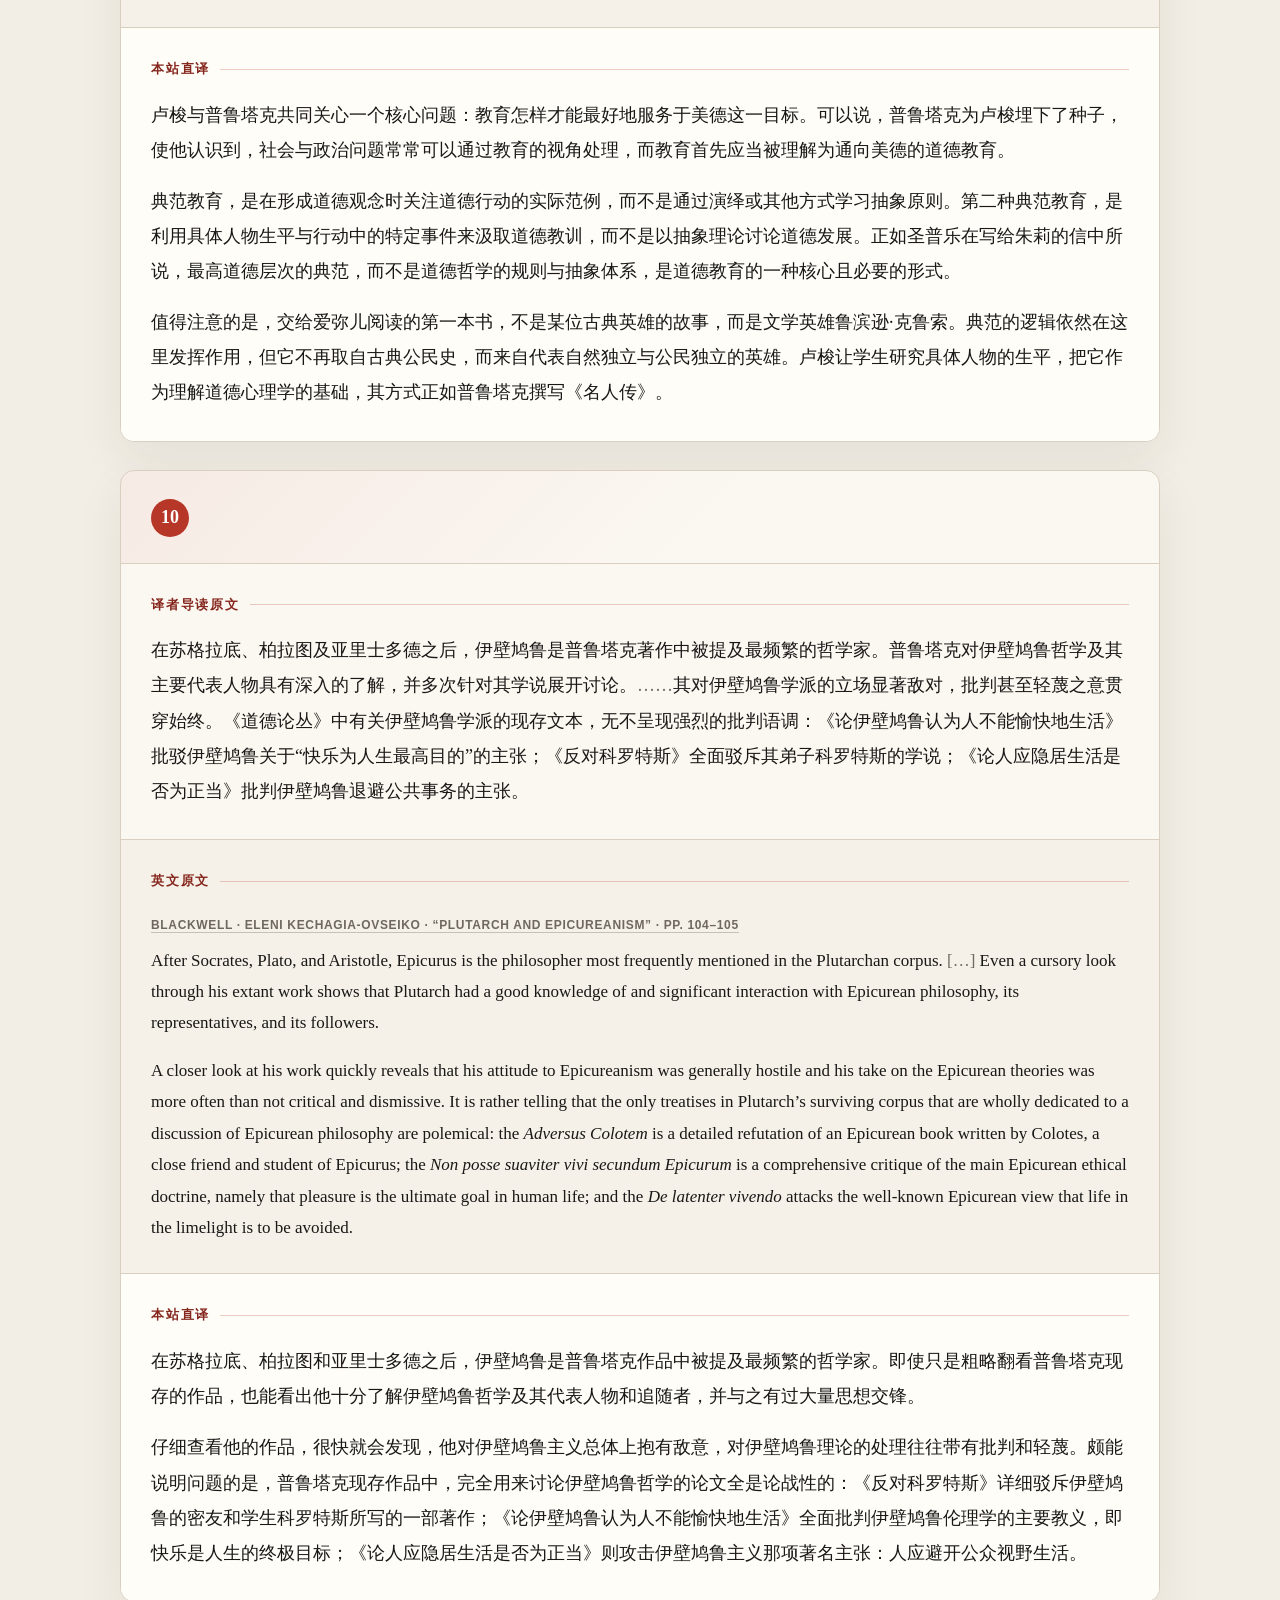
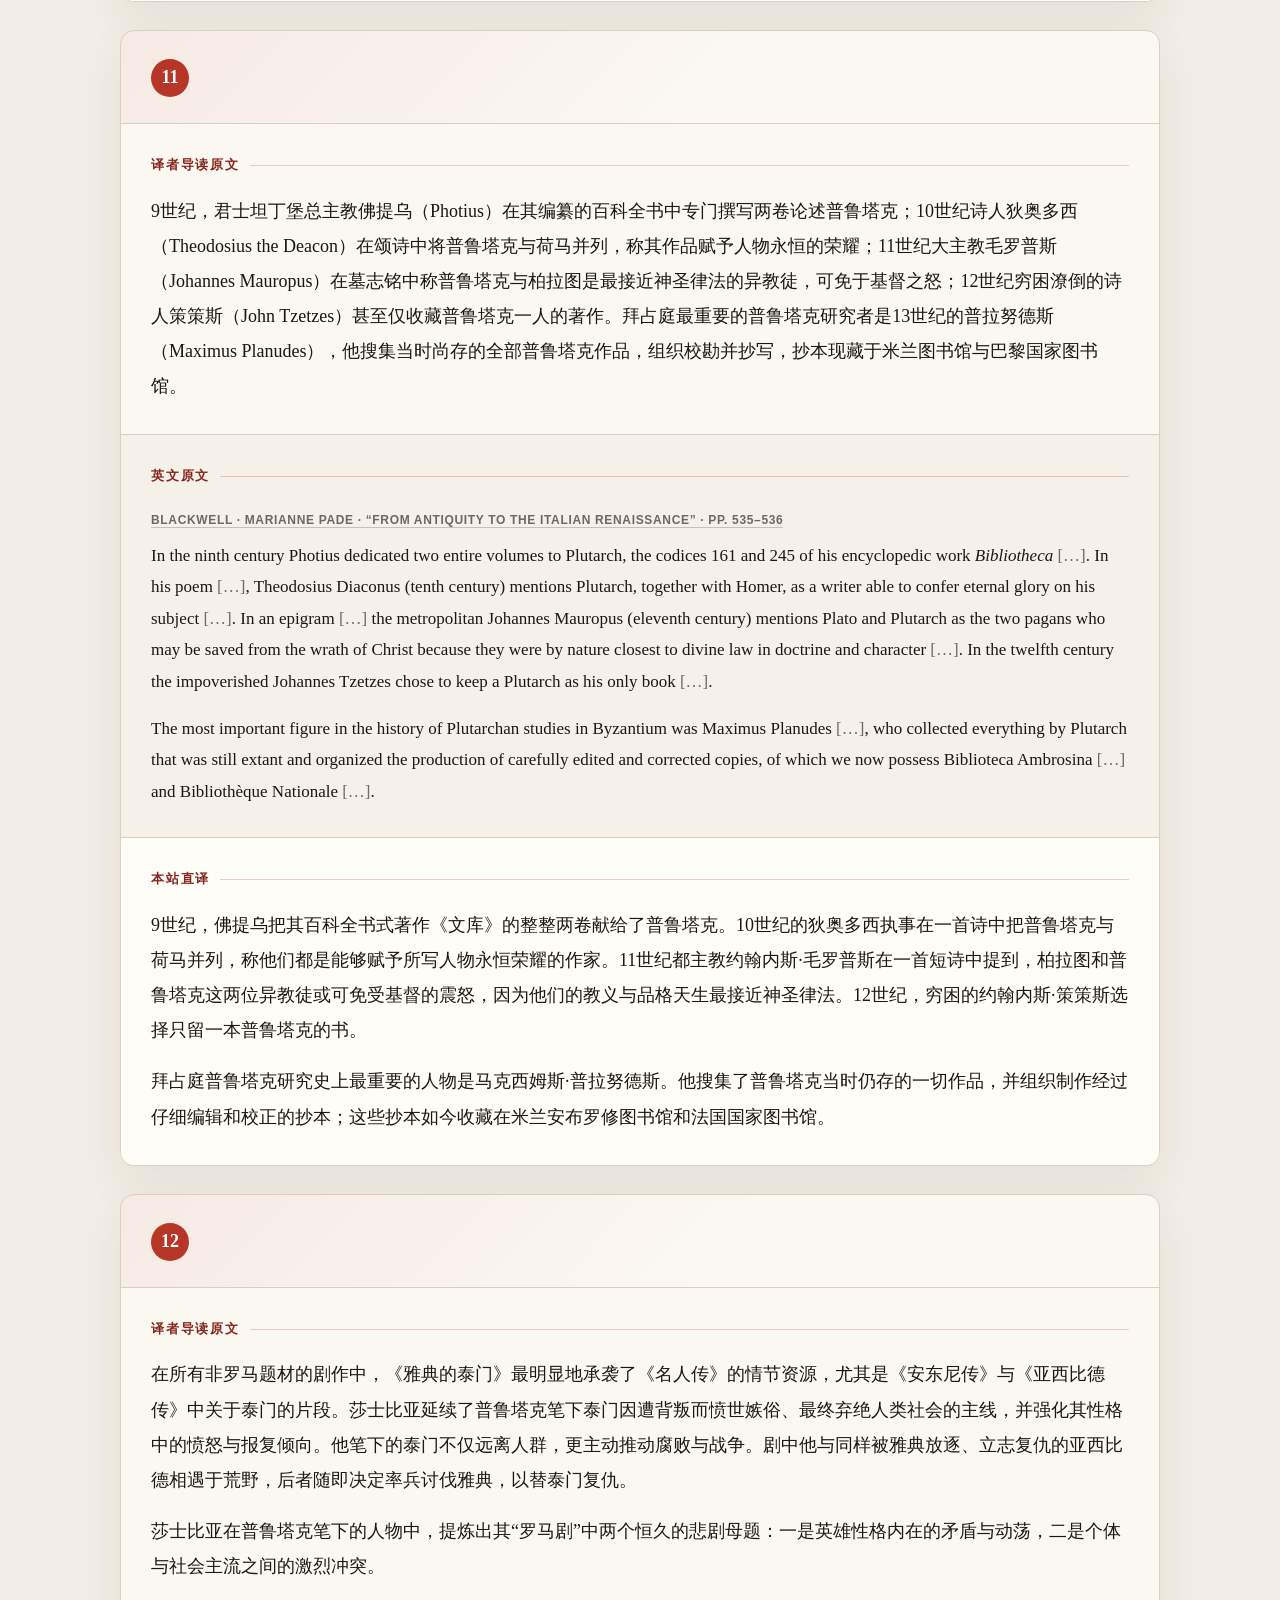
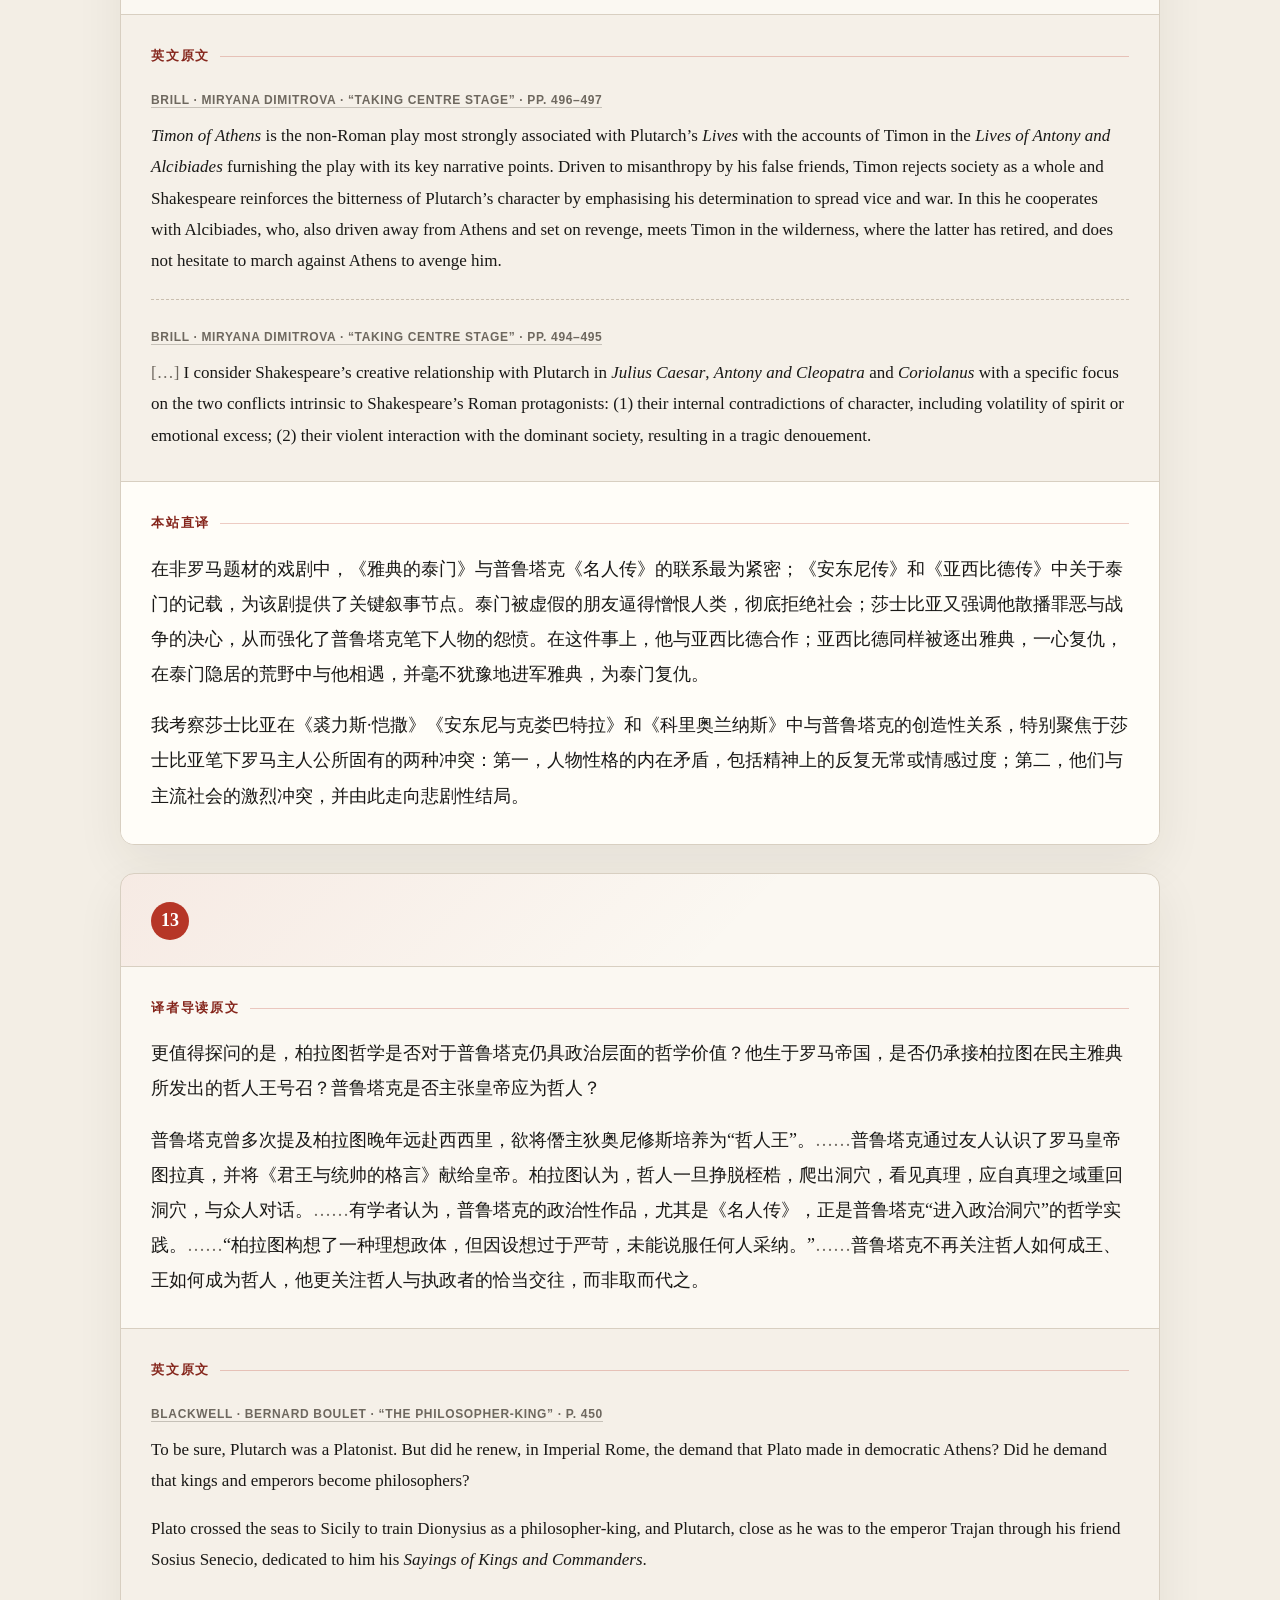
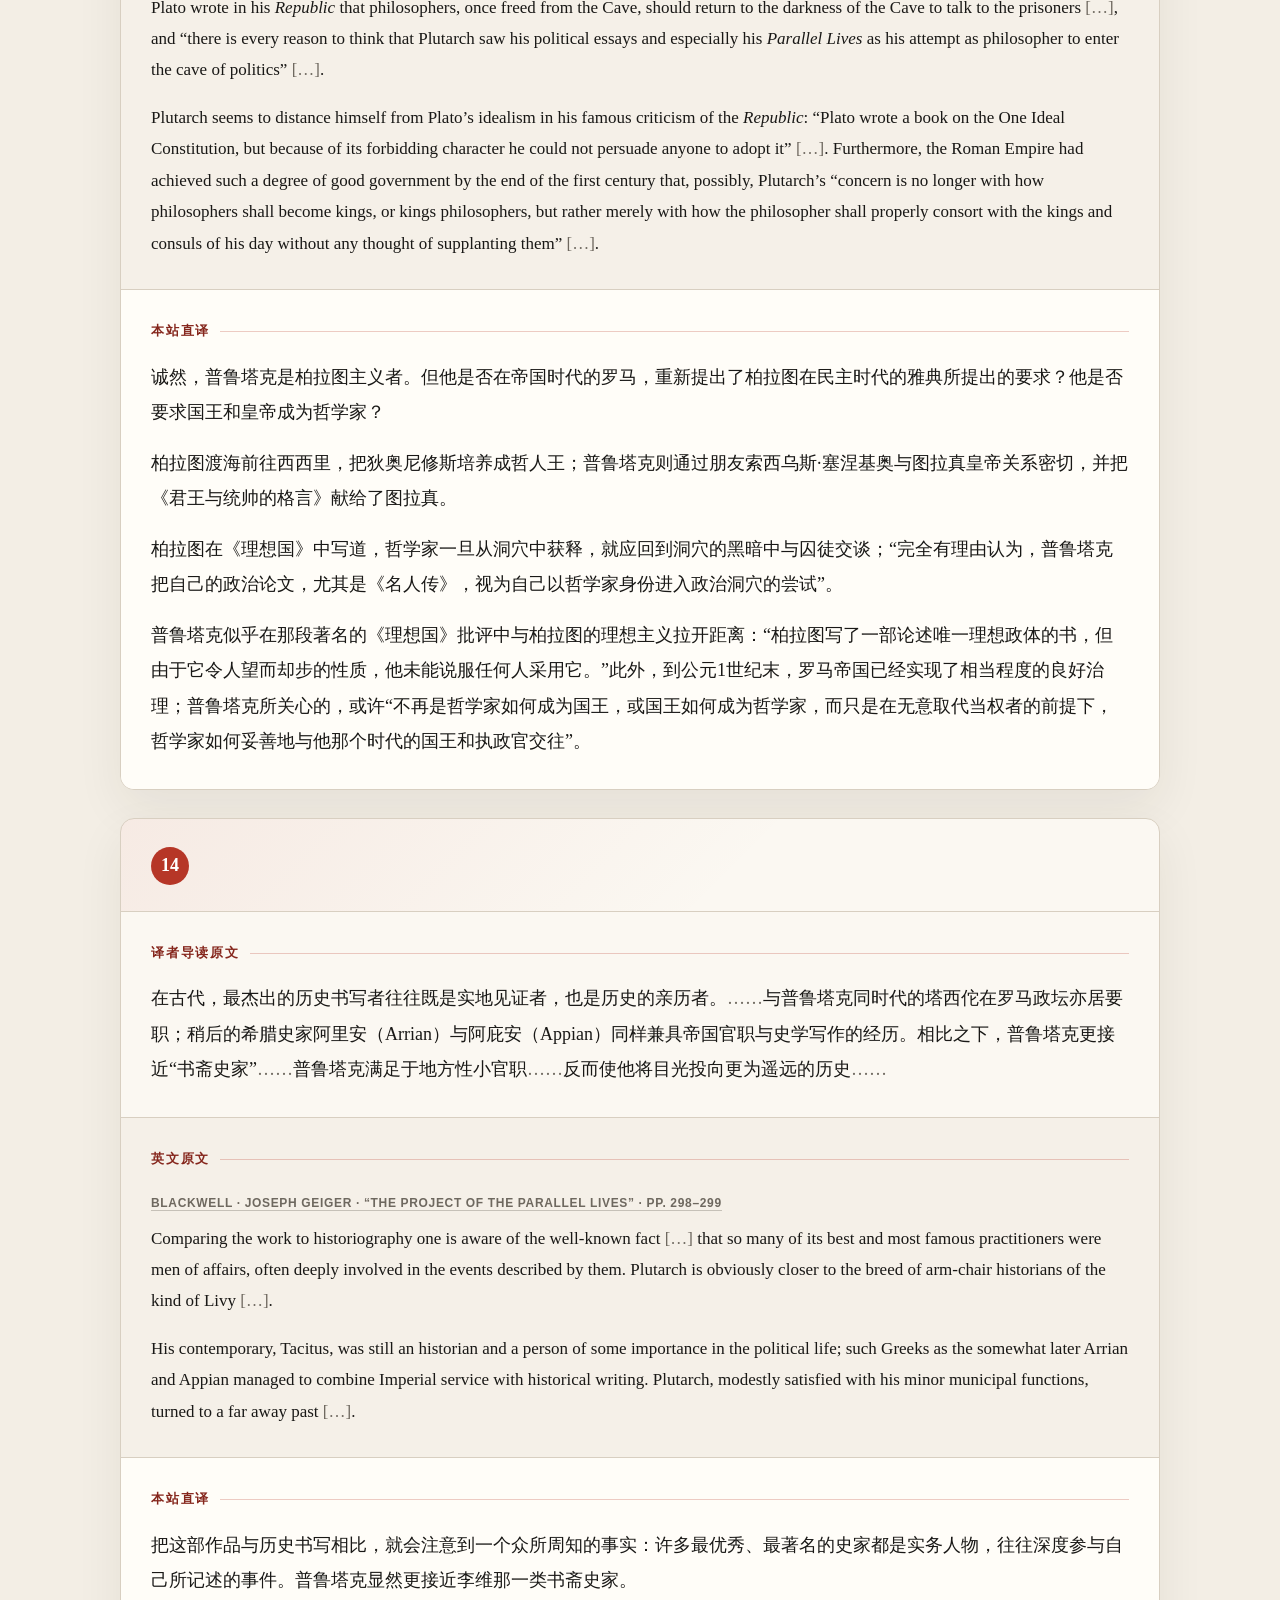
<file: projects/plutarch-enemies-intro.html>
<!doctype html>
<html lang="zh-CN">
<head>
  <meta charset="utf-8">
  <meta name="viewport" content="width=device-width, initial-scale=1">
  <title>《如何从敌人身上受益》译者导读｜逐字对照</title>
  <meta name="description" content="《如何从敌人身上受益》译者导读原文、英文来源与本站直译的逐字对照。">
  <style>
    :root {
      --bg: #f3eee5;
      --paper: #fbf8f2;
      --paper-strong: #fffdf8;
      --ink: #191816;
      --muted: #6e685f;
      --line: #d8cfc1;
      --red: #b63627;
      --red-deep: #85261c;
      --red-soft: #f7e9e4;
      --shadow: 0 18px 48px rgba(49, 39, 28, .07);
    }

    * { box-sizing: border-box; }
    html { scroll-behavior: smooth; }

    body {
      margin: 0;
      color: var(--ink);
      background:
        radial-gradient(circle at 100% 0, rgba(182, 54, 39, .06), transparent 28rem),
        var(--bg);
      font-family: -apple-system, BlinkMacSystemFont, "Segoe UI", "PingFang SC",
        "Hiragino Sans GB", "Microsoft YaHei", sans-serif;
      line-height: 1.75;
    }

    a { color: inherit; }

    .wrap {
      width: min(1040px, calc(100% - 48px));
      margin-inline: auto;
    }

    .topbar {
      position: sticky;
      top: 0;
      z-index: 20;
      border-bottom: 1px solid rgba(216, 207, 193, .92);
      background: rgba(243, 238, 229, .93);
      backdrop-filter: blur(14px);
    }

    .topbar-inner {
      min-height: 64px;
      display: flex;
      align-items: center;
      justify-content: space-between;
      gap: 22px;
    }

    .brand {
      font-family: Georgia, "Songti SC", "STSong", serif;
      font-weight: 700;
      text-decoration: none;
      white-space: nowrap;
    }

    .topbar nav {
      display: flex;
      gap: 8px;
      overflow-x: auto;
      scrollbar-width: none;
    }

    .topbar nav::-webkit-scrollbar { display: none; }

    .topbar nav a {
      flex: 0 0 auto;
      padding: 5px 9px;
      color: var(--muted);
      border-radius: 999px;
      font-size: 13px;
      text-decoration: none;
    }

    .topbar nav a:hover,
    .topbar nav a:focus-visible {
      color: var(--red-deep);
      background: var(--red-soft);
    }

    .hero { padding: 86px 0 60px; }

    h1 {
      max-width: 940px;
      margin: 0;
      font-family: Georgia, "Songti SC", "STSong", serif;
      font-size: clamp(42px, 6vw, 60px);
      font-weight: 520;
      letter-spacing: -.035em;
      line-height: 1.08;
    }

    h1 em { color: var(--red); font-style: normal; }
    .title-line { white-space: nowrap; }
    main { padding-bottom: 110px; }

    .case {
      margin-top: 28px;
      overflow: hidden;
      border: 1px solid var(--line);
      border-radius: 14px;
      background: var(--paper);
      box-shadow: var(--shadow);
      scroll-margin-top: 82px;
    }

    .case:first-of-type { margin-top: 0; }

    .case-head {
      padding: 28px 30px 26px;
      border-bottom: 1px solid var(--line);
      background: linear-gradient(135deg, rgba(182, 54, 39, .07), transparent 60%);
    }

    .case-no {
      display: grid;
      width: 38px;
      height: 38px;
      margin: 0;
      place-items: center;
      color: white;
      border-radius: 50%;
      background: var(--red);
      font-family: Georgia, serif;
      font-size: 18px;
      font-weight: 700;
    }

    .layer { padding: 30px; }
    .layer + .layer { border-top: 1px solid var(--line); }
    .layer-source { background: #f5f0e8; }
    .layer-translation { background: var(--paper-strong); }

    .layer-label {
      display: flex;
      align-items: center;
      gap: 10px;
      margin: 0 0 17px;
      color: var(--red-deep);
      font-size: 13px;
      font-weight: 850;
      letter-spacing: .14em;
    }

    .layer-label::after {
      height: 1px;
      flex: 1;
      background: rgba(182, 54, 39, .25);
      content: "";
    }

    blockquote {
      margin: 0;
      font-family: Georgia, "Songti SC", "STSong", serif;
      font-size: 18px;
      line-height: 1.95;
    }

    blockquote p { margin: 0; }
    blockquote p + p { margin-top: 16px; }

    .english {
      font-family: Georgia, "Times New Roman", serif;
      font-size: 17px;
      line-height: 1.85;
    }

    .source-group + .source-group {
      margin-top: 22px;
      padding-top: 22px;
      border-top: 1px dashed #cabfaf;
    }

    .source-name {
      display: inline-block;
      margin: 0 0 9px;
      color: var(--muted);
      font-family: -apple-system, BlinkMacSystemFont, "Segoe UI", sans-serif;
      font-size: 12px;
      font-style: normal;
      font-weight: 800;
      letter-spacing: .055em;
    }

    .source-name a {
      text-decoration: none;
      border-bottom: 1px solid rgba(110, 104, 95, .35);
    }

    .source-locator {
      display: inline-block;
      margin-right: 8px;
      color: var(--red-deep);
      font-family: -apple-system, BlinkMacSystemFont, "Segoe UI", sans-serif;
      font-size: 11px;
      font-weight: 800;
      letter-spacing: .06em;
      vertical-align: 1px;
    }

    .source-index {
      margin-top: 32px;
      padding: 24px 30px;
      border: 1px solid var(--line);
      border-radius: 14px;
      background: var(--paper-strong);
      box-shadow: var(--shadow);
    }

    .source-index a {
      display: block;
      color: var(--red-deep);
      font-family: Georgia, "Times New Roman", serif;
      font-size: 15px;
      line-height: 1.65;
      text-decoration-thickness: 1px;
      text-underline-offset: 4px;
    }

    .source-index a + a { margin-top: 12px; }
    .ellipsis { color: var(--muted); }

    footer {
      padding: 30px 0;
      color: var(--muted);
      border-top: 1px solid var(--line);
      font-size: 12px;
    }

    @media (max-width: 760px) {
      .wrap { width: min(100% - 28px, 1040px); }
      .topbar-inner { min-height: 58px; }
      .brand { display: none; }
      .topbar nav { width: 100%; }
      .hero { padding: 58px 0 42px; }
      .title-line { white-space: normal; }
      .case-head { padding: 23px 20px 21px; }
      .case-no { width: 32px; height: 32px; font-size: 15px; }
      .layer { padding: 23px 20px; }
      blockquote { font-size: 17px; line-height: 1.9; }
      .english { font-size: 16px; }
    }
  </style>
</head>
<body>
  <header class="topbar">
    <div class="topbar-inner wrap">
      <a class="brand" href="../index.html">扫盲法庭 · 逐字翻译</a>
      <nav aria-label="本页段落">
        <a href="#case-1">1</a>
        <a href="#case-2">2</a>
        <a href="#case-3">3</a>
        <a href="#case-4">4</a>
        <a href="#case-5">5</a>
        <a href="#case-6">6</a>
        <a href="#case-7">7</a>
        <a href="#case-8">8</a>
        <a href="#case-9">9</a>
        <a href="#case-10">10</a>
        <a href="#case-11">11</a>
        <a href="#case-12">12</a>
        <a href="#case-13">13</a>
        <a href="#case-14">14</a>
      </nav>
    </div>
  </header>

  <div class="hero wrap" id="top">
    <h1><span class="title-line">《如何从敌人身上受益》译者导读</span><br><em>逐字对照</em></h1>
  </div>

  <main class="wrap">
    <article class="case" id="case-1">
      <header class="case-head"><h2 class="case-no">1</h2></header>
      <section class="layer">
        <h3 class="layer-label">译者导读原文</h3>
        <blockquote lang="zh-CN">
          <p>在普鲁塔克的道德史观中，安东尼与克娄巴特拉的恋情被视为一个道德警示：即使是才华横溢、深受欢迎的英雄，也可能因沉溺情欲而自毁前程。莎士比亚却反其道而行之：他让安东尼起初在众人眼中形象不佳，最终却在悲剧结尾中获得升华。此外，普鲁塔克笔下的安东尼鲜少反省自身情感，而莎士比亚却将安东尼的人生塑造成理性与情感之间的挣扎。</p>
        </blockquote>
      </section>
      <section class="layer layer-source">
        <h3 class="layer-label">英文原文</h3>
        <div class="source-group">
          <cite class="source-name"><a href="https://brill.com/display/book/9789004409446/9789004409446_webready_content_text.pdf" target="_blank" rel="noopener noreferrer">BRILL · MIRYANA DIMITROVA · “TAKING CENTRE STAGE” · P. 501</a></cite>
          <blockquote class="english" lang="en">
            <p>Plutarch’s moralistic view presents Antony’s relationship with Cleopatra as an illustration of how, despite his military talent and popularity, a man can lose his standing because of emotional obsession. Shakespeare introduces a reverse dynamic in the portrayal of Antony: he is first seen in a negative light through the eyes of the other characters, but is eventually elevated by the tragic denouement. However, while Plutarch’s Antony hardly regrets or assesses his relationship, Shakespeare makes Antony’s life a balancing act between mind and heart.</p>
          </blockquote>
        </div>
      </section>
      <section class="layer layer-translation">
        <h3 class="layer-label">本站直译</h3>
        <blockquote lang="zh-CN">
          <p>普鲁塔克的道德主义视角把安东尼与克娄巴特拉的关系呈现为这样一个例证：一个人即使有军事才华、广受欢迎，也可能因情感迷恋而失去地位。莎士比亚在安东尼的塑造中引入了反向变化：起初，其他人物眼中的他形象负面；最终，悲剧结局却使他得到升华。然而，普鲁塔克笔下的安东尼几乎不会后悔或审视这段关系；莎士比亚则把安东尼的一生写成理智与情感之间的平衡过程。</p>
        </blockquote>
      </section>
    </article>

    <article class="case" id="case-2">
      <header class="case-head"><h2 class="case-no">2</h2></header>
      <section class="layer">
        <h3 class="layer-label">译者导读原文</h3>
        <blockquote lang="zh-CN">
          <p>普鲁塔克将科里奥兰纳斯描写为一位成功的战士，同时指出他易怒且骄傲自负。他坚定支持元老院，反对平民权益，因而失去了至高权力，并被放逐。他被复仇欲望所驱使，竟与自己曾击败的敌人结盟，最终走向灭亡。<span class="ellipsis">……</span>莎士比亚突出了个人与国家对立的主题，这是普鲁塔克叙事中潜藏的内在张力。他细致地刻画了科里奥兰纳斯因暴烈与傲慢而陷入情感与社会的孤立，从而将罗马政治灾难的根源解读为主角性格的延伸。</p>
        </blockquote>
      </section>
      <section class="layer layer-source">
        <h3 class="layer-label">英文原文</h3>
        <div class="source-group">
          <cite class="source-name"><a href="https://brill.com/display/book/9789004409446/9789004409446_webready_content_text.pdf" target="_blank" rel="noopener noreferrer">BRILL · MIRYANA DIMITROVA · “TAKING CENTRE STAGE” · P. 505</a></cite>
          <blockquote class="english" lang="en">
            <p>In his <i>Life of Coriolanus</i>, Plutarch describes Gaius Marcius as a successful soldier, but one who is prone to wrath and excessive pride <span class="ellipsis">[…]</span>. His unwavering senatorial bias and opposition to plebeian benefits cost him the supreme power and lead to his banishment. Possessed by desire for revenge, he becomes an ally of the enemy he has conquered before, a decision which brings his demise.</p>
          </blockquote>
        </div>
        <div class="source-group">
          <cite class="source-name"><a href="https://brill.com/display/book/9789004409446/9789004409446_webready_content_text.pdf" target="_blank" rel="noopener noreferrer">BRILL · MIRYANA DIMITROVA · “TAKING CENTRE STAGE” · P. 505</a></cite>
          <blockquote class="english" lang="en">
            <p>Shakespeare dramatises the theme of setting the individual against the state, intrinsic to Plutarch’s narrative, by elaborating on Coriolanus’ perilous emotional and social isolation caused by his wrathful and disdainful temperament. Therefore, he interprets Plutarch’s account of the political calamities in Rome as intrinsically related to the protagonist’s personality <span class="ellipsis">[…]</span>.</p>
          </blockquote>
        </div>
      </section>
      <section class="layer layer-translation">
        <h3 class="layer-label">本站直译</h3>
        <blockquote lang="zh-CN">
          <p>在《科里奥兰纳斯传》中，普鲁塔克把盖乌斯·马尔基乌斯描写成一位成功的士兵，但也是一个容易暴怒、极度骄傲的人。他始终偏向元老院，反对给予平民利益，这使他失去最高权力并遭到放逐。在复仇欲支配下，他与自己从前征服的敌人结盟；这个决定使他走向毁灭。</p>
          <p>莎士比亚把普鲁塔克叙事中固有的个人与国家对立主题戏剧化，详细刻画科里奥兰纳斯因暴怒而轻蔑的性情陷入危险的情感与社会孤立。因此，他把普鲁塔克所写的罗马政治灾难解释为与主人公的人格有内在联系。</p>
        </blockquote>
      </section>
    </article>

    <article class="case" id="case-3">
      <header class="case-head"><h2 class="case-no">3</h2></header>
      <section class="layer">
        <h3 class="layer-label">译者导读原文</h3>
        <blockquote lang="zh-CN">
          <p>此外，普鲁塔克批评斯多葛学派的“无激情”教义不仅错误，而且危害甚大。因为它诱使人误以为，一旦克服某种恶劣倾向，便可永久摆脱其影响。普鲁塔克认为，非理性的激情也是灵魂的固有组成部分，无法根除。恶劣倾向虽可削弱，但会潜伏、伺机反扑，尤其在我们对恶行失去警惕之际。正因此，他在多篇道德劝诫文中强调，激情的威胁永无止息，关键在于对内在非理性的清醒认识与持续警觉。</p>
        </blockquote>
      </section>
      <section class="layer layer-source">
        <h3 class="layer-label">英文原文</h3>
        <div class="source-group">
          <cite class="source-name"><a href="https://onlinelibrary.wiley.com/doi/book/10.1002/9781118316450" target="_blank" rel="noopener noreferrer">BLACKWELL · JAN OPSOMER · “PLUTARCH AND THE STOICS” · P. 96</a></cite>
          <blockquote class="english" lang="en">
            <p>This view is not just mistaken, Plutarch argues, it is also harmful. For it seduces us into believing that once we have overcome a certain bad inclination, we no longer have to worry about it: we have left it behind. Nothing could be more dangerous! We should rather realize that the irrational is a constitutive part of our souls. Hence we can never get rid of it. A vicious inclination that we have overcome has merely become less strong, so that we no longer perceive it. But it lurks unseen in the background, just waiting for an opportunity to seize control over us again. It will see its chance when we become less attentive to the danger. <span class="ellipsis">[…]</span> That is why Plutarch in the works that provide concrete moral advice insists on the never-abating threat posed by the passions. The key to success is the awareness of the irrational in us. We should always watch out for its presence and tricks.</p>
          </blockquote>
        </div>
      </section>
      <section class="layer layer-translation">
        <h3 class="layer-label">本站直译</h3>
        <blockquote lang="zh-CN">
          <p>普鲁塔克认为，这一观点不只是错误，也有害。它诱使我们相信，一旦克服某种恶劣倾向，就不必再担心它，仿佛已经把它抛在身后。没有什么比这更危险。我们应该认识到，非理性是灵魂的构成部分，永远无法摆脱。被克服的恶劣倾向只是变弱，弱到我们不再察觉；它仍潜伏在背景中，等待机会再次控制我们。当我们对危险不再警觉时，它就会抓住机会。因此普鲁塔克在提供具体道德劝告的著作中坚持，激情造成的威胁从不消退。成功的关键，是意识到我们内在的非理性，始终提防它的存在与花招。</p>
        </blockquote>
      </section>
    </article>

    <article class="case" id="case-4">
      <header class="case-head"><h2 class="case-no">4</h2></header>
      <section class="layer">
        <h3 class="layer-label">译者导读原文</h3>
        <blockquote lang="zh-CN">
          <p>哪怕在图拉真的宽容统治下，身处罗马帝国的普鲁塔克也无法如身处雅典民主城邦的柏拉图那般，公开倡言哲人统治，而是鼓励君主恪守良法，实践节制与正义。一百年后，哲人马库斯·奥勒留登基，表明“哲人王”虽极稀有，却并非绝无可能。</p>
        </blockquote>
      </section>
      <section class="layer layer-source">
        <h3 class="layer-label">英文原文</h3>
        <div class="source-group">
          <cite class="source-name"><a href="https://onlinelibrary.wiley.com/doi/book/10.1002/9781118316450" target="_blank" rel="noopener noreferrer">BLACKWELL · BERNARD BOULET · “THE PHILOSOPHER-KING” · P. 460</a></cite>
          <blockquote class="english" lang="en">
            <p>In Imperial Rome, even under Trajan, Plutarch could not directly insist on the rule of the philosopher-king as Plato had done in Athens. Plutarch mostly encouraged rulers to practice moderation and justice, according to good laws. A century later, Marcus Aurelius became emperor, bearing witness that some form of philosopher-king is possible, while extremely rare.</p>
          </blockquote>
        </div>
      </section>
      <section class="layer layer-translation">
        <h3 class="layer-label">本站直译</h3>
        <blockquote lang="zh-CN">
          <p>在帝国时代的罗马，即使是在图拉真统治之下，普鲁塔克也不能像柏拉图在雅典所做的那样，直接坚持由哲人王统治。普鲁塔克主要鼓励统治者依照良法，实践节制与正义。一个世纪后，马可·奥勒留成为皇帝，证明某种形式的哲人王虽然极其罕见，却是可能存在的。</p>
        </blockquote>
      </section>
    </article>

    <article class="case" id="case-5">
      <header class="case-head"><h2 class="case-no">5</h2></header>
      <section class="layer">
        <h3 class="layer-label">译者导读原文</h3>
        <blockquote lang="zh-CN">
          <p>普鲁塔克与斯多葛学派之间的真正对立焦点，是对灵魂结构的理解。普鲁塔克认为，灵魂中理性（logos）与非理性激情（pathos）相互交织、不可分离，完全脱离理性的激情不存在，同样不存在未被欲望或荣誉渴求影响的理性活动。斯多葛学派则主张灵魂为纯一的理性存在，激情不过是错误的理性判断。由此，他们将一切情感理解为理性的错误。普鲁塔克对这种观点予以毫不含糊的谴责，认为斯多葛学派未能理解灵魂的复杂本性。《论道德》一文的主要目标就是对斯多葛学派这一观点进行强烈抨击。他指出，斯多葛学派关于治疗激情的学说根本荒谬，因为他们认为无激情状态（apatheia）既可能实现，又为人生应达之目标。一旦消除激情，个体即成智者，不再犯错。普鲁塔克则认为，美德不在于消灭激情，而在于理性对激情的适度调节，使无序归于秩序。</p>
        </blockquote>
      </section>
      <section class="layer layer-source">
        <h3 class="layer-label">英文原文</h3>
        <div class="source-group">
          <cite class="source-name"><a href="https://onlinelibrary.wiley.com/doi/book/10.1002/9781118316450" target="_blank" rel="noopener noreferrer">BLACKWELL · JAN OPSOMER · “PLUTARCH AND THE STOICS” · PP. 95–96</a></cite>
          <blockquote class="english" lang="en">
            <p>The account of the composition of the soul is of the utmost importance for Plutarch’s ethics and sets him apart sharply from the Stoics. In the human soul, there is nothing that is unmixed and pure: the two components are inextricably intertwined <span class="ellipsis">[…]</span> in such a way that you will never find either an emotion or passion (<i>pathos</i>) devoid of reason or an activity of the mind, untainted by desire or ambition <span class="ellipsis">[…]</span>.</p>
            <p>Since they have a monistic view of the soul, which they consider to be inherently rational and divine, they cannot help but consider the passions to be reason. <span class="ellipsis">[…]</span> Passion <span class="ellipsis">[…]</span> is nothing but a rational mistake. <span class="ellipsis">[…]</span> Plutarch condemns it without ambiguity: the truly twofold and composite nature of the soul eludes these philosophers.</p>
            <p>The refutation of this error is the main goal of Plutarch’s theoretical treatise on moral virtue, <i>De virtute morali</i>. <span class="ellipsis">[…]</span> Stoics think that it is possible <span class="ellipsis">[…]</span> to reach a state of passionlessness or <i>apatheia</i>, and that this is what one should strive for. Instead, Plutarch believes, one should conceive of virtue as reason imposing the right mean between opposite passions: <i>metriopatheia</i>, that is. <span class="ellipsis">[…]</span> Since the (orthodox) Stoics have a wrong, monolithic conception of the soul, they think it should be possible <span class="ellipsis">[…]</span> to eradicate the passions completely. Once that is achieved, they claim, one has become wise and it has become impossible to err.</p>
          </blockquote>
        </div>
      </section>
      <section class="layer layer-translation">
        <h3 class="layer-label">本站直译</h3>
        <blockquote lang="zh-CN">
          <p>灵魂的构成对于普鲁塔克伦理学至关重要，也使他与斯多葛学派形成鲜明区别。在人的灵魂中，没有任何东西是纯粹而不混杂的：两个组成部分不可分割地交织在一起，因此既找不到完全不含理性的情感或激情，也找不到完全不受欲望或野心影响的心智活动。</p>
          <p>斯多葛学派持有一元的灵魂观，认为灵魂本质上具有理性和神性，因而只能把激情也看成理性；激情不过是一种理性错误。普鲁塔克毫不含糊地谴责这种观点：这些哲学家没有理解灵魂真正具有双重而复合的性质。</p>
          <p>反驳这一错误，是普鲁塔克理论著作《论道德》的主要目标。斯多葛学派认为，人有可能达到无激情状态，并应当以此为目标。普鲁塔克则认为，美德应被理解为理性在相反激情之间施加正确的中道，也就是适度激情。斯多葛学派因为对灵魂抱有错误的、单一的理解，认为激情可以被彻底根除；一旦做到这一点，人就成为智者，再也不可能犯错。</p>
        </blockquote>
      </section>
    </article>

    <article class="case" id="case-6">
      <header class="case-head"><h2 class="case-no">6</h2></header>
      <section class="layer">
        <h3 class="layer-label">译者导读原文</h3>
        <blockquote lang="zh-CN">
          <p>然而，普鲁塔克并非仅凭哲学立场本能地排斥伊壁鸠鲁主义。作为一位学识渊博的哲学家与严谨尽责的教师，他对“花园哲学”的批判不仅具有论战性质，也包含系统性的思考与深刻的洞察。他所撰写的三部反伊壁鸠鲁专著，保存了大量关于伊壁鸠鲁学说的史料，同时，这些著作对伊壁鸠鲁学派的核心教义提出了哲学上言之有据且富有洞察力的批评，对于今日研究该学派的读者而言，属于伊壁鸠鲁主义重要的二手文献。</p>
        </blockquote>
      </section>
      <section class="layer layer-source">
        <h3 class="layer-label">英文原文</h3>
        <div class="source-group">
          <cite class="source-name"><a href="https://onlinelibrary.wiley.com/doi/book/10.1002/9781118316450" target="_blank" rel="noopener noreferrer">BLACKWELL · ELENI KECHAGIA-OVSEIKO · “PLUTARCH AND EPICUREANISM” · P. 118</a></cite>
          <blockquote class="english" lang="en">
            <p>Plutarch is also a knowledgeable scholar and a conscientious teacher who does not just set out to demolish the Epicurean ideas for the sake of polemic only. His three anti-Epicurean writings offer a wealth of information about Epicurus and his ideas, but, most importantly, provide insightful and philosophically justified criticisms of the main Epicurean tenets <span class="ellipsis">[…]</span>. As for the modern readers, Plutarch’s critiques of Epicureanism are valuable secondary literature for Epicurean philosophy <span class="ellipsis">[…]</span>.</p>
          </blockquote>
        </div>
      </section>
      <section class="layer layer-translation">
        <h3 class="layer-label">本站直译</h3>
        <blockquote lang="zh-CN">
          <p>普鲁塔克还是一位学识渊博的学者和尽责的教师；他并不只是为了论战而着手摧毁伊壁鸠鲁的思想。他的三篇反伊壁鸠鲁著作提供了关于伊壁鸠鲁及其思想的丰富资料；更重要的是，它们对伊壁鸠鲁学说的主要教义提出了有洞察力、在哲学上有理据的批评。对于现代读者而言，普鲁塔克对伊壁鸠鲁主义的批判，是研究伊壁鸠鲁哲学的宝贵二手文献。</p>
        </blockquote>
      </section>
    </article>

    <article class="case" id="case-7">
      <header class="case-head"><h2 class="case-no">7</h2></header>
      <section class="layer">
        <h3 class="layer-label">译者导读原文</h3>
        <blockquote lang="zh-CN">
          <p>在神学层面，普鲁塔克与斯多葛学派存在根本分歧。他尤为反对斯多葛哲学把理性（logos）视为宇宙灵魂（anima mundi），并为宇宙唯一因果力量的观点。若仅存一种决定性因果力量，恶的存在便无法合理解释：要么否认恶的真实存在——正如部分斯多葛哲学家对疾病、战争及人类恶行的否定；要么承认神也为恶之源头——也有斯多葛学者持此立场。普鲁塔克对此予以强烈谴责，认为后一立场不可避免地陷入对神明的亵渎。他主张，若神为万物的始因，则世界中不应存在任何恶。为合理解释恶的存在，普鲁塔克提出一种温和的二元论，认为灵魂中的非理性因素乃恶的原理，此非理性无法完全被清除，恶亦即无序，是人类灵魂中的恒常可能性。斯多葛学派拒绝任何形式的二元论，因此无法为恶的存在提供令人信服的解释。尽管伊壁鸠鲁学派也反对斯多葛一元论，但他们走向另一个极端，否认神意，将一切归因于盲目自然。普鲁塔克在二者之间提出一种折中立场。</p>
        </blockquote>
      </section>
      <section class="layer layer-source">
        <h3 class="layer-label">英文原文</h3>
        <div class="source-group">
          <cite class="source-name"><a href="https://onlinelibrary.wiley.com/doi/book/10.1002/9781118316450" target="_blank" rel="noopener noreferrer">BLACKWELL · JAN OPSOMER · “PLUTARCH AND THE STOICS” · PP. 92–93</a></cite>
          <blockquote class="english" lang="en">
            <p>He objects above all to the Stoic idea of the divine <i>logos</i> as the single active cause pervading the entire universe. <span class="ellipsis">[…]</span> If there is only one causal power that determines everything, it is impossible to explain evil: either one has to deny that there is evil <span class="ellipsis">[…]</span> given the real existence of disease, war, human vice, and other bad things, or one has to make god responsible for evil, but that would be blasphemous. <span class="ellipsis">[…]</span> It is especially the second line that gets criticized by Plutarch, as it is inevitably impious.</p>
            <p>If god is the author of all, so Plutarch claims, it is impossible for anything bad to happen <span class="ellipsis">[…]</span>. To the doctrine of a monistic divine causation of all things Plutarch opposes dualism <span class="ellipsis">[…]</span>. The source of evil is rather the irrational soul. <span class="ellipsis">[…]</span> The irrationality never completely disappears: evil, i.e. disorder, is ineradicable. The Stoics refuse to admit even a mitigated form of dualism, such as Plutarch’s, and hence have no explanation for the existence of evil <span class="ellipsis">[…]</span>.</p>
            <p>Whereas the Epicureans make god the cause of nothing – they deny divine providence and attribute the decline to blind natural causes – the Stoics again make him the cause of everything <span class="ellipsis">[…]</span>. Once more, the Platonic approach steers a middle course between both extremes.</p>
          </blockquote>
        </div>
      </section>
      <section class="layer layer-translation">
        <h3 class="layer-label">本站直译</h3>
        <blockquote lang="zh-CN">
          <p>他首先反对斯多葛学派把神圣理性看成遍布整个宇宙的唯一主动原因。如果只有一种决定万物的因果力量，就无法解释恶：人们要么必须否认恶的存在——尽管疾病、战争、人类恶行和其他坏事确实存在；要么必须让神对恶负责，而这将构成亵渎。普鲁塔克尤其批评后一种立场，因为它必然是不敬神的。</p>
          <p>普鲁塔克认为，如果神是万物的作者，就不可能发生任何坏事。针对万物皆由单一神圣原因造成的学说，普鲁塔克提出二元论。恶的来源是非理性的灵魂；非理性永远不会完全消失，恶，也就是无序，是不可根除的。斯多葛学派拒绝承认哪怕普鲁塔克这种温和的二元论，因此无法解释恶的存在。</p>
          <p>伊壁鸠鲁学派让神什么也不造成：他们否认神意，把一切归因于盲目的自然原因；斯多葛学派则再次让神成为一切的原因。柏拉图主义的立场在这两个极端之间采取了一条中间道路。</p>
        </blockquote>
      </section>
    </article>

    <article class="case" id="case-8">
      <header class="case-head"><h2 class="case-no">8</h2></header>
      <section class="layer">
        <h3 class="layer-label">译者导读原文</h3>
        <blockquote lang="zh-CN">
          <p>后者主张“快乐为人生至善”，将善简化为“无痛”状态。普鲁塔克在《论伊壁鸠鲁认为人不能愉快地生活》一文中指出，此种将至善理解为无恶的观念，实则否定了善的积极意义。善若仅为除去恶痛，则其本质空洞，缺乏内涵，与柏拉图关于善的定义背道而驰。解除瘙痒虽属善事，但搔痒岂可为至善之范例？他借用柏拉图《理想国》（586a）之论，讽刺伊壁鸠鲁将人类降格为与野兽无异。</p>
        </blockquote>
      </section>
      <section class="layer layer-source">
        <h3 class="layer-label">英文原文</h3>
        <div class="source-group">
          <cite class="source-name"><a href="https://onlinelibrary.wiley.com/doi/book/10.1002/9781118316450" target="_blank" rel="noopener noreferrer">BLACKWELL · ELENI KECHAGIA-OVSEIKO · “PLUTARCH AND EPICUREANISM” · PP. 114–115</a></cite>
          <blockquote class="english" lang="en">
            <p>The suggestion that there is nothing more to the idea of the Good than the absence of Evil <span class="ellipsis">[…]</span> is particularly objectionable for Plutarch: he <span class="ellipsis">[…]</span> expects the Good to have some positive, added value in itself <span class="ellipsis">[…]</span>. As such, the ultimate good cannot simply lie in the abolition of evil: relieving oneself from, say, the uncomfortable condition of itching is a good thing, but this does not make scratching the ultimate good <span class="ellipsis">[…]</span>.</p>
            <p>Plutarch’s criticism here is very much dependent upon Plato’s views on pleasure as found in the <i>Republic</i>. <span class="ellipsis">[…]</span> Plutarch <span class="ellipsis">[…]</span> concludes that by equating pleasure with painlessness the Epicureans fail to capture the true nature of pleasure and make “the final goal of wisdom a state with which the non-rational animals begin” <span class="ellipsis">[…]</span>. Painlessness <span class="ellipsis">[…]</span> is a condition toward which animals strive instinctively and to declare this to be the highest good and ultimate goal of all human beings’ rational endeavor is to reduce humanity to the level of non-rational animals.</p>
          </blockquote>
        </div>
      </section>
      <section class="layer layer-translation">
        <h3 class="layer-label">本站直译</h3>
        <blockquote lang="zh-CN">
          <p>普鲁塔克尤其反感这样一种主张：所谓善，不过是恶的缺失。他认为善本身应当具有某种积极的附加价值。因此，至善不可能仅仅在于消除恶：比如说，让自己摆脱瘙痒这种不适状态是一件好事，但这并不会使搔痒成为至善。</p>
          <p>普鲁塔克在这里的批评，很大程度上依赖《理想国》中柏拉图对快乐的看法。普鲁塔克得出结论：伊壁鸠鲁学派把快乐等同于无痛，因而未能把握快乐的真正性质，并把“智慧的终极目标变成非理性动物的起点”。无痛是动物本能追求的一种状态；如果宣布它是最高的善，是所有人类理性努力的终极目标，就等于把人类降低到非理性动物的层次。</p>
        </blockquote>
      </section>
    </article>

    <article class="case" id="case-9">
      <header class="case-head"><h2 class="case-no">9</h2></header>
      <section class="layer">
        <h3 class="layer-label">译者导读原文</h3>
        <blockquote lang="zh-CN">
          <p>卢梭与普鲁塔克一样，都极为关心教育如何最有效地服务于美德这一目标。我们可以说，卢梭在童年初次阅读普鲁塔克著作时埋下的种子，使他意识到社会与政治问题往往可以通过“教育”这一视角切入，而教育首先应当被理解为通向美德的道德教育；而通往道德教育的途径，并不是通过抽象的原则演绎，而是以“典范”为路径的教育。普鲁塔克为卢梭的思想塑造提供了一个根本性的方向，即通过历史人物的具体行为来理解善与恶，而非仅将其视作高远的理想。在《新爱洛伊丝》中，卢梭借由男主角圣普乐的书信表达了这样的观点：至高道德境界的典范，而不是规则或抽象体系，才是道德教育的核心。<span class="ellipsis">……</span>值得注意的是，《爱弥儿》中第一个交给学生阅读的，并非某位古典英雄，而是文学人物鲁滨逊·克鲁索。这种典范逻辑依然存在，但其来源不再是古代公民史，而是体现自然与公民独立的现代英雄。卢梭将具体人物的生活作为理解道德心理学的基础，这一思路正如普鲁塔克撰写《名人传》的方式。</p>
        </blockquote>
      </section>
      <section class="layer layer-source">
        <h3 class="layer-label">英文原文</h3>
        <div class="source-group">
          <cite class="source-name"><a href="https://www.routledge.com/The-Rousseauian-Mind/Grace-Kelly/p/book/9780367783921" target="_blank" rel="noopener noreferrer">THE ROUSSEAUIAN MIND · REBECCA KINGSTON · “ROUSSEAU’S DEBT TO PLUTARCH” · PP. 23–25</a></cite>
          <blockquote class="english" lang="en">
            <p><span class="ellipsis">[…]</span> he shares with Plutarch a central preoccupation concerning the manner in which education can best serve the goal of virtue. <span class="ellipsis">[…]</span> Plutarch may be said to have sowed the seeds for Rousseau to acknowledge that social and political questions can often be addressed through the lens of education and that education should be understood as primarily moral education for virtue.</p>
            <p>Exemplarity can be understood as the focus on practical examples of moral action in the formation of a moral outlook (as opposed to the learning of abstract principles via deduction or otherwise). <span class="ellipsis">[…]</span> The second type of exemplarity is to use specific incidents in the lives and actions of various individuals as a means for drawing moral lessons (as opposed to discussing moral development in abstract theoretical terms). <span class="ellipsis">[…]</span> As stated here by Saint-Preux in a letter to Julie, examples of the highest ethical order (as opposed to rules and abstract systems of moral philosophy) appear as a central and necessary form of moral education.</p>
            <p>It is significant to note that the first book to be read by Emile is not that of a classical hero, but of a literary one, namely Robinson Crusoe. The logic of exemplarity is operative here, but it is no longer taken from the annals of the history of classical citizenship, but from those heroes representing natural and civil independence. <span class="ellipsis">[…]</span> Rousseau subjects his student to the study of particular lives as a foundation for his understanding of moral psychology in the same manner that Plutarch may be said to have written the <i>Lives</i>.</p>
          </blockquote>
        </div>
      </section>
      <section class="layer layer-translation">
        <h3 class="layer-label">本站直译</h3>
        <blockquote lang="zh-CN">
          <p>卢梭与普鲁塔克共同关心一个核心问题：教育怎样才能最好地服务于美德这一目标。可以说，普鲁塔克为卢梭埋下了种子，使他认识到，社会与政治问题常常可以通过教育的视角处理，而教育首先应当被理解为通向美德的道德教育。</p>
          <p>典范教育，是在形成道德观念时关注道德行动的实际范例，而不是通过演绎或其他方式学习抽象原则。第二种典范教育，是利用具体人物生平与行动中的特定事件来汲取道德教训，而不是以抽象理论讨论道德发展。正如圣普乐在写给朱莉的信中所说，最高道德层次的典范，而不是道德哲学的规则与抽象体系，是道德教育的一种核心且必要的形式。</p>
          <p>值得注意的是，交给爱弥儿阅读的第一本书，不是某位古典英雄的故事，而是文学英雄鲁滨逊·克鲁索。典范的逻辑依然在这里发挥作用，但它不再取自古典公民史，而来自代表自然独立与公民独立的英雄。卢梭让学生研究具体人物的生平，把它作为理解道德心理学的基础，其方式正如普鲁塔克撰写《名人传》。</p>
        </blockquote>
      </section>
    </article>

    <article class="case" id="case-10">
      <header class="case-head"><h2 class="case-no">10</h2></header>
      <section class="layer">
        <h3 class="layer-label">译者导读原文</h3>
        <blockquote lang="zh-CN">
          <p>在苏格拉底、柏拉图及亚里士多德之后，伊壁鸠鲁是普鲁塔克著作中被提及最频繁的哲学家。普鲁塔克对伊壁鸠鲁哲学及其主要代表人物具有深入的了解，并多次针对其学说展开讨论。<span class="ellipsis">……</span>其对伊壁鸠鲁学派的立场显著敌对，批判甚至轻蔑之意贯穿始终。《道德论丛》中有关伊壁鸠鲁学派的现存文本，无不呈现强烈的批判语调：《论伊壁鸠鲁认为人不能愉快地生活》批驳伊壁鸠鲁关于“快乐为人生最高目的”的主张；《反对科罗特斯》全面驳斥其弟子科罗特斯的学说；《论人应隐居生活是否为正当》批判伊壁鸠鲁退避公共事务的主张。</p>
        </blockquote>
      </section>
      <section class="layer layer-source">
        <h3 class="layer-label">英文原文</h3>
        <div class="source-group">
          <cite class="source-name"><a href="https://onlinelibrary.wiley.com/doi/book/10.1002/9781118316450" target="_blank" rel="noopener noreferrer">BLACKWELL · ELENI KECHAGIA-OVSEIKO · “PLUTARCH AND EPICUREANISM” · PP. 104–105</a></cite>
          <blockquote class="english" lang="en">
            <p>After Socrates, Plato, and Aristotle, Epicurus is the philosopher most frequently mentioned in the Plutarchan corpus. <span class="ellipsis">[…]</span> Even a cursory look through his extant work shows that Plutarch had a good knowledge of and significant interaction with Epicurean philosophy, its representatives, and its followers.</p>
            <p>A closer look at his work quickly reveals that his attitude to Epicureanism was generally hostile and his take on the Epicurean theories was more often than not critical and dismissive. It is rather telling that the only treatises in Plutarch’s surviving corpus that are wholly dedicated to a discussion of Epicurean philosophy are polemical: the <i>Adversus Colotem</i> is a detailed refutation of an Epicurean book written by Colotes, a close friend and student of Epicurus; the <i>Non posse suaviter vivi secundum Epicurum</i> is a comprehensive critique of the main Epicurean ethical doctrine, namely that pleasure is the ultimate goal in human life; and the <i>De latenter vivendo</i> attacks the well-known Epicurean view that life in the limelight is to be avoided.</p>
          </blockquote>
        </div>
      </section>
      <section class="layer layer-translation">
        <h3 class="layer-label">本站直译</h3>
        <blockquote lang="zh-CN">
          <p>在苏格拉底、柏拉图和亚里士多德之后，伊壁鸠鲁是普鲁塔克作品中被提及最频繁的哲学家。即使只是粗略翻看普鲁塔克现存的作品，也能看出他十分了解伊壁鸠鲁哲学及其代表人物和追随者，并与之有过大量思想交锋。</p>
          <p>仔细查看他的作品，很快就会发现，他对伊壁鸠鲁主义总体上抱有敌意，对伊壁鸠鲁理论的处理往往带有批判和轻蔑。颇能说明问题的是，普鲁塔克现存作品中，完全用来讨论伊壁鸠鲁哲学的论文全是论战性的：《反对科罗特斯》详细驳斥伊壁鸠鲁的密友和学生科罗特斯所写的一部著作；《论伊壁鸠鲁认为人不能愉快地生活》全面批判伊壁鸠鲁伦理学的主要教义，即快乐是人生的终极目标；《论人应隐居生活是否为正当》则攻击伊壁鸠鲁主义那项著名主张：人应避开公众视野生活。</p>
        </blockquote>
      </section>
    </article>

    <article class="case" id="case-11">
      <header class="case-head"><h2 class="case-no">11</h2></header>
      <section class="layer">
        <h3 class="layer-label">译者导读原文</h3>
        <blockquote lang="zh-CN">
          <p>9世纪，君士坦丁堡总主教佛提乌（Photius）在其编纂的百科全书中专门撰写两卷论述普鲁塔克；10世纪诗人狄奥多西（Theodosius the Deacon）在颂诗中将普鲁塔克与荷马并列，称其作品赋予人物永恒的荣耀；11世纪大主教毛罗普斯（Johannes Mauropus）在墓志铭中称普鲁塔克与柏拉图是最接近神圣律法的异教徒，可免于基督之怒；12世纪穷困潦倒的诗人策策斯（John Tzetzes）甚至仅收藏普鲁塔克一人的著作。拜占庭最重要的普鲁塔克研究者是13世纪的普拉努德斯（Maximus Planudes），他搜集当时尚存的全部普鲁塔克作品，组织校勘并抄写，抄本现藏于米兰图书馆与巴黎国家图书馆。</p>
        </blockquote>
      </section>
      <section class="layer layer-source">
        <h3 class="layer-label">英文原文</h3>
        <div class="source-group">
          <cite class="source-name"><a href="https://onlinelibrary.wiley.com/doi/book/10.1002/9781118316450" target="_blank" rel="noopener noreferrer">BLACKWELL · MARIANNE PADE · “FROM ANTIQUITY TO THE ITALIAN RENAISSANCE” · PP. 535–536</a></cite>
          <blockquote class="english" lang="en">
            <p>In the ninth century Photius dedicated two entire volumes to Plutarch, the codices 161 and 245 of his encyclopedic work <i>Bibliotheca</i> <span class="ellipsis">[…]</span>. In his poem <span class="ellipsis">[…]</span>, Theodosius Diaconus (tenth century) mentions Plutarch, together with Homer, as a writer able to confer eternal glory on his subject <span class="ellipsis">[…]</span>. In an epigram <span class="ellipsis">[…]</span> the metropolitan Johannes Mauropus (eleventh century) mentions Plato and Plutarch as the two pagans who may be saved from the wrath of Christ because they were by nature closest to divine law in doctrine and character <span class="ellipsis">[…]</span>. In the twelfth century the impoverished Johannes Tzetzes chose to keep a Plutarch as his only book <span class="ellipsis">[…]</span>.</p>
            <p>The most important figure in the history of Plutarchan studies in Byzantium was Maximus Planudes <span class="ellipsis">[…]</span>, who collected everything by Plutarch that was still extant and organized the production of carefully edited and corrected copies, of which we now possess Biblioteca Ambrosina <span class="ellipsis">[…]</span> and Bibliothèque Nationale <span class="ellipsis">[…]</span>.</p>
          </blockquote>
        </div>
      </section>
      <section class="layer layer-translation">
        <h3 class="layer-label">本站直译</h3>
        <blockquote lang="zh-CN">
          <p>9世纪，佛提乌把其百科全书式著作《文库》的整整两卷献给了普鲁塔克。10世纪的狄奥多西执事在一首诗中把普鲁塔克与荷马并列，称他们都是能够赋予所写人物永恒荣耀的作家。11世纪都主教约翰内斯·毛罗普斯在一首短诗中提到，柏拉图和普鲁塔克这两位异教徒或可免受基督的震怒，因为他们的教义与品格天生最接近神圣律法。12世纪，穷困的约翰内斯·策策斯选择只留一本普鲁塔克的书。</p>
          <p>拜占庭普鲁塔克研究史上最重要的人物是马克西姆斯·普拉努德斯。他搜集了普鲁塔克当时仍存的一切作品，并组织制作经过仔细编辑和校正的抄本；这些抄本如今收藏在米兰安布罗修图书馆和法国国家图书馆。</p>
        </blockquote>
      </section>
    </article>

    <article class="case" id="case-12">
      <header class="case-head"><h2 class="case-no">12</h2></header>
      <section class="layer">
        <h3 class="layer-label">译者导读原文</h3>
        <blockquote lang="zh-CN">
          <p>在所有非罗马题材的剧作中，《雅典的泰门》最明显地承袭了《名人传》的情节资源，尤其是《安东尼传》与《亚西比德传》中关于泰门的片段。莎士比亚延续了普鲁塔克笔下泰门因遭背叛而愤世嫉俗、最终弃绝人类社会的主线，并强化其性格中的愤怒与报复倾向。他笔下的泰门不仅远离人群，更主动推动腐败与战争。剧中他与同样被雅典放逐、立志复仇的亚西比德相遇于荒野，后者随即决定率兵讨伐雅典，以替泰门复仇。</p>
          <p>莎士比亚在普鲁塔克笔下的人物中，提炼出其“罗马剧”中两个恒久的悲剧母题：一是英雄性格内在的矛盾与动荡，二是个体与社会主流之间的激烈冲突。</p>
        </blockquote>
      </section>
      <section class="layer layer-source">
        <h3 class="layer-label">英文原文</h3>
        <div class="source-group">
          <cite class="source-name"><a href="https://brill.com/display/book/9789004409446/9789004409446_webready_content_text.pdf" target="_blank" rel="noopener noreferrer">BRILL · MIRYANA DIMITROVA · “TAKING CENTRE STAGE” · PP. 496–497</a></cite>
          <blockquote class="english" lang="en">
            <p><i>Timon of Athens</i> is the non-Roman play most strongly associated with Plutarch’s <i>Lives</i> with the accounts of Timon in the <i>Lives of Antony and Alcibiades</i> furnishing the play with its key narrative points. Driven to misanthropy by his false friends, Timon rejects society as a whole and Shakespeare reinforces the bitterness of Plutarch’s character by emphasising his determination to spread vice and war. In this he cooperates with Alcibiades, who, also driven away from Athens and set on revenge, meets Timon in the wilderness, where the latter has retired, and does not hesitate to march against Athens to avenge him.</p>
          </blockquote>
        </div>
        <div class="source-group">
          <cite class="source-name"><a href="https://brill.com/display/book/9789004409446/9789004409446_webready_content_text.pdf" target="_blank" rel="noopener noreferrer">BRILL · MIRYANA DIMITROVA · “TAKING CENTRE STAGE” · PP. 494–495</a></cite>
          <blockquote class="english" lang="en">
            <p><span class="ellipsis">[…]</span> I consider Shakespeare’s creative relationship with Plutarch in <i>Julius Caesar</i>, <i>Antony and Cleopatra</i> and <i>Coriolanus</i> with a specific focus on the two conflicts intrinsic to Shakespeare’s Roman protagonists: (1) their internal contradictions of character, including volatility of spirit or emotional excess; (2) their violent interaction with the dominant society, resulting in a tragic denouement.</p>
          </blockquote>
        </div>
      </section>
      <section class="layer layer-translation">
        <h3 class="layer-label">本站直译</h3>
        <blockquote lang="zh-CN">
          <p>在非罗马题材的戏剧中，《雅典的泰门》与普鲁塔克《名人传》的联系最为紧密；《安东尼传》和《亚西比德传》中关于泰门的记载，为该剧提供了关键叙事节点。泰门被虚假的朋友逼得憎恨人类，彻底拒绝社会；莎士比亚又强调他散播罪恶与战争的决心，从而强化了普鲁塔克笔下人物的怨愤。在这件事上，他与亚西比德合作；亚西比德同样被逐出雅典，一心复仇，在泰门隐居的荒野中与他相遇，并毫不犹豫地进军雅典，为泰门复仇。</p>
          <p>我考察莎士比亚在《裘力斯·恺撒》《安东尼与克娄巴特拉》和《科里奥兰纳斯》中与普鲁塔克的创造性关系，特别聚焦于莎士比亚笔下罗马主人公所固有的两种冲突：第一，人物性格的内在矛盾，包括精神上的反复无常或情感过度；第二，他们与主流社会的激烈冲突，并由此走向悲剧性结局。</p>
        </blockquote>
      </section>
    </article>

    <article class="case" id="case-13">
      <header class="case-head"><h2 class="case-no">13</h2></header>
      <section class="layer">
        <h3 class="layer-label">译者导读原文</h3>
        <blockquote lang="zh-CN">
          <p>更值得探问的是，柏拉图哲学是否对于普鲁塔克仍具政治层面的哲学价值？他生于罗马帝国，是否仍承接柏拉图在民主雅典所发出的哲人王号召？普鲁塔克是否主张皇帝应为哲人？</p>
          <p>普鲁塔克曾多次提及柏拉图晚年远赴西西里，欲将僭主狄奥尼修斯培养为“哲人王”。<span class="ellipsis">……</span>普鲁塔克通过友人认识了罗马皇帝图拉真，并将《君王与统帅的格言》献给皇帝。柏拉图认为，哲人一旦挣脱桎梏，爬出洞穴，看见真理，应自真理之域重回洞穴，与众人对话。<span class="ellipsis">……</span>有学者认为，普鲁塔克的政治性作品，尤其是《名人传》，正是普鲁塔克“进入政治洞穴”的哲学实践。<span class="ellipsis">……</span>“柏拉图构想了一种理想政体，但因设想过于严苛，未能说服任何人采纳。”<span class="ellipsis">……</span>普鲁塔克不再关注哲人如何成王、王如何成为哲人，他更关注哲人与执政者的恰当交往，而非取而代之。</p>
        </blockquote>
      </section>
      <section class="layer layer-source">
        <h3 class="layer-label">英文原文</h3>
        <div class="source-group">
          <cite class="source-name"><a href="https://onlinelibrary.wiley.com/doi/book/10.1002/9781118316450" target="_blank" rel="noopener noreferrer">BLACKWELL · BERNARD BOULET · “THE PHILOSOPHER-KING” · P. 450</a></cite>
          <blockquote class="english" lang="en">
            <p>To be sure, Plutarch was a Platonist. But did he renew, in Imperial Rome, the demand that Plato made in democratic Athens? Did he demand that kings and emperors become philosophers?</p>
            <p>Plato crossed the seas to Sicily to train Dionysius as a philosopher-king, and Plutarch, close as he was to the emperor Trajan through his friend Sosius Senecio, dedicated to him his <i>Sayings of Kings and Commanders</i>.</p>
            <p>Plato wrote in his <i>Republic</i> that philosophers, once freed from the Cave, should return to the darkness of the Cave to talk to the prisoners <span class="ellipsis">[…]</span>, and “there is every reason to think that Plutarch saw his political essays and especially his <i>Parallel Lives</i> as his attempt as philosopher to enter the cave of politics” <span class="ellipsis">[…]</span>.</p>
            <p>Plutarch seems to distance himself from Plato’s idealism in his famous criticism of the <i>Republic</i>: “Plato wrote a book on the One Ideal Constitution, but because of its forbidding character he could not persuade anyone to adopt it” <span class="ellipsis">[…]</span>. Furthermore, the Roman Empire had achieved such a degree of good government by the end of the first century that, possibly, Plutarch’s “concern is no longer with how philosophers shall become kings, or kings philosophers, but rather merely with how the philosopher shall properly consort with the kings and consuls of his day without any thought of supplanting them” <span class="ellipsis">[…]</span>.</p>
          </blockquote>
        </div>
      </section>
      <section class="layer layer-translation">
        <h3 class="layer-label">本站直译</h3>
        <blockquote lang="zh-CN">
          <p>诚然，普鲁塔克是柏拉图主义者。但他是否在帝国时代的罗马，重新提出了柏拉图在民主时代的雅典所提出的要求？他是否要求国王和皇帝成为哲学家？</p>
          <p>柏拉图渡海前往西西里，把狄奥尼修斯培养成哲人王；普鲁塔克则通过朋友索西乌斯·塞涅基奥与图拉真皇帝关系密切，并把《君王与统帅的格言》献给了图拉真。</p>
          <p>柏拉图在《理想国》中写道，哲学家一旦从洞穴中获释，就应回到洞穴的黑暗中与囚徒交谈；“完全有理由认为，普鲁塔克把自己的政治论文，尤其是《名人传》，视为自己以哲学家身份进入政治洞穴的尝试”。</p>
          <p>普鲁塔克似乎在那段著名的《理想国》批评中与柏拉图的理想主义拉开距离：“柏拉图写了一部论述唯一理想政体的书，但由于它令人望而却步的性质，他未能说服任何人采用它。”此外，到公元1世纪末，罗马帝国已经实现了相当程度的良好治理；普鲁塔克所关心的，或许“不再是哲学家如何成为国王，或国王如何成为哲学家，而只是在无意取代当权者的前提下，哲学家如何妥善地与他那个时代的国王和执政官交往”。</p>
        </blockquote>
      </section>
    </article>

    <article class="case" id="case-14">
      <header class="case-head"><h2 class="case-no">14</h2></header>
      <section class="layer">
        <h3 class="layer-label">译者导读原文</h3>
        <blockquote lang="zh-CN">
          <p>在古代，最杰出的历史书写者往往既是实地见证者，也是历史的亲历者。<span class="ellipsis">……</span>与普鲁塔克同时代的塔西佗在罗马政坛亦居要职；稍后的希腊史家阿里安（Arrian）与阿庇安（Appian）同样兼具帝国官职与史学写作的经历。相比之下，普鲁塔克更接近“书斋史家”<span class="ellipsis">……</span>普鲁塔克满足于地方性小官职<span class="ellipsis">……</span>反而使他将目光投向更为遥远的历史<span class="ellipsis">……</span></p>
        </blockquote>
      </section>
      <section class="layer layer-source">
        <h3 class="layer-label">英文原文</h3>
        <div class="source-group">
          <cite class="source-name"><a href="https://onlinelibrary.wiley.com/doi/book/10.1002/9781118316450" target="_blank" rel="noopener noreferrer">BLACKWELL · JOSEPH GEIGER · “THE PROJECT OF THE PARALLEL LIVES” · PP. 298–299</a></cite>
          <blockquote class="english" lang="en">
            <p>Comparing the work to historiography one is aware of the well-known fact <span class="ellipsis">[…]</span> that so many of its best and most famous practitioners were men of affairs, often deeply involved in the events described by them. Plutarch is obviously closer to the breed of arm-chair historians of the kind of Livy <span class="ellipsis">[…]</span>.</p>
            <p>His contemporary, Tacitus, was still an historian and a person of some importance in the political life; such Greeks as the somewhat later Arrian and Appian managed to combine Imperial service with historical writing. Plutarch, modestly satisfied with his minor municipal functions, turned to a far away past <span class="ellipsis">[…]</span>.</p>
          </blockquote>
        </div>
      </section>
      <section class="layer layer-translation">
        <h3 class="layer-label">本站直译</h3>
        <blockquote lang="zh-CN">
          <p>把这部作品与历史书写相比，就会注意到一个众所周知的事实：许多最优秀、最著名的史家都是实务人物，往往深度参与自己所记述的事件。普鲁塔克显然更接近李维那一类书斋史家。</p>
          <p>与他同时代的塔西佗既是历史学家，也是政治生活中颇有地位的人物；稍后的希腊人阿里安和阿庇安，则把帝国公职与历史写作结合在一起。普鲁塔克安于地方上的小官职，转向了遥远的过去。</p>
        </blockquote>
      </section>
    </article>

    <section class="source-index" aria-label="英文原文链接">
      <a href="https://onlinelibrary.wiley.com/doi/book/10.1002/9781118316450" target="_blank" rel="noopener noreferrer"><i>A Companion to Plutarch</i> · Wiley Online Library · DOI 10.1002/9781118316450</a>
      <a href="https://brill.com/display/book/9789004409446/9789004409446_webready_content_text.pdf" target="_blank" rel="noopener noreferrer"><i>Brill’s Companion to the Reception of Plutarch</i> · 英文原书 PDF · DOI 10.1163/9789004409446</a>
      <a href="https://www.routledge.com/The-Rousseauian-Mind/Grace-Kelly/p/book/9780367783921" target="_blank" rel="noopener noreferrer"><i>The Rousseauian Mind</i> · Routledge · Rebecca Kingston, “Rousseau’s Debt to Plutarch”</a>
    </section>
  </main>

  <footer>
    <div class="wrap">扫盲法庭 · 逐字翻译</div>
  </footer>
</body>
</html>
</file>
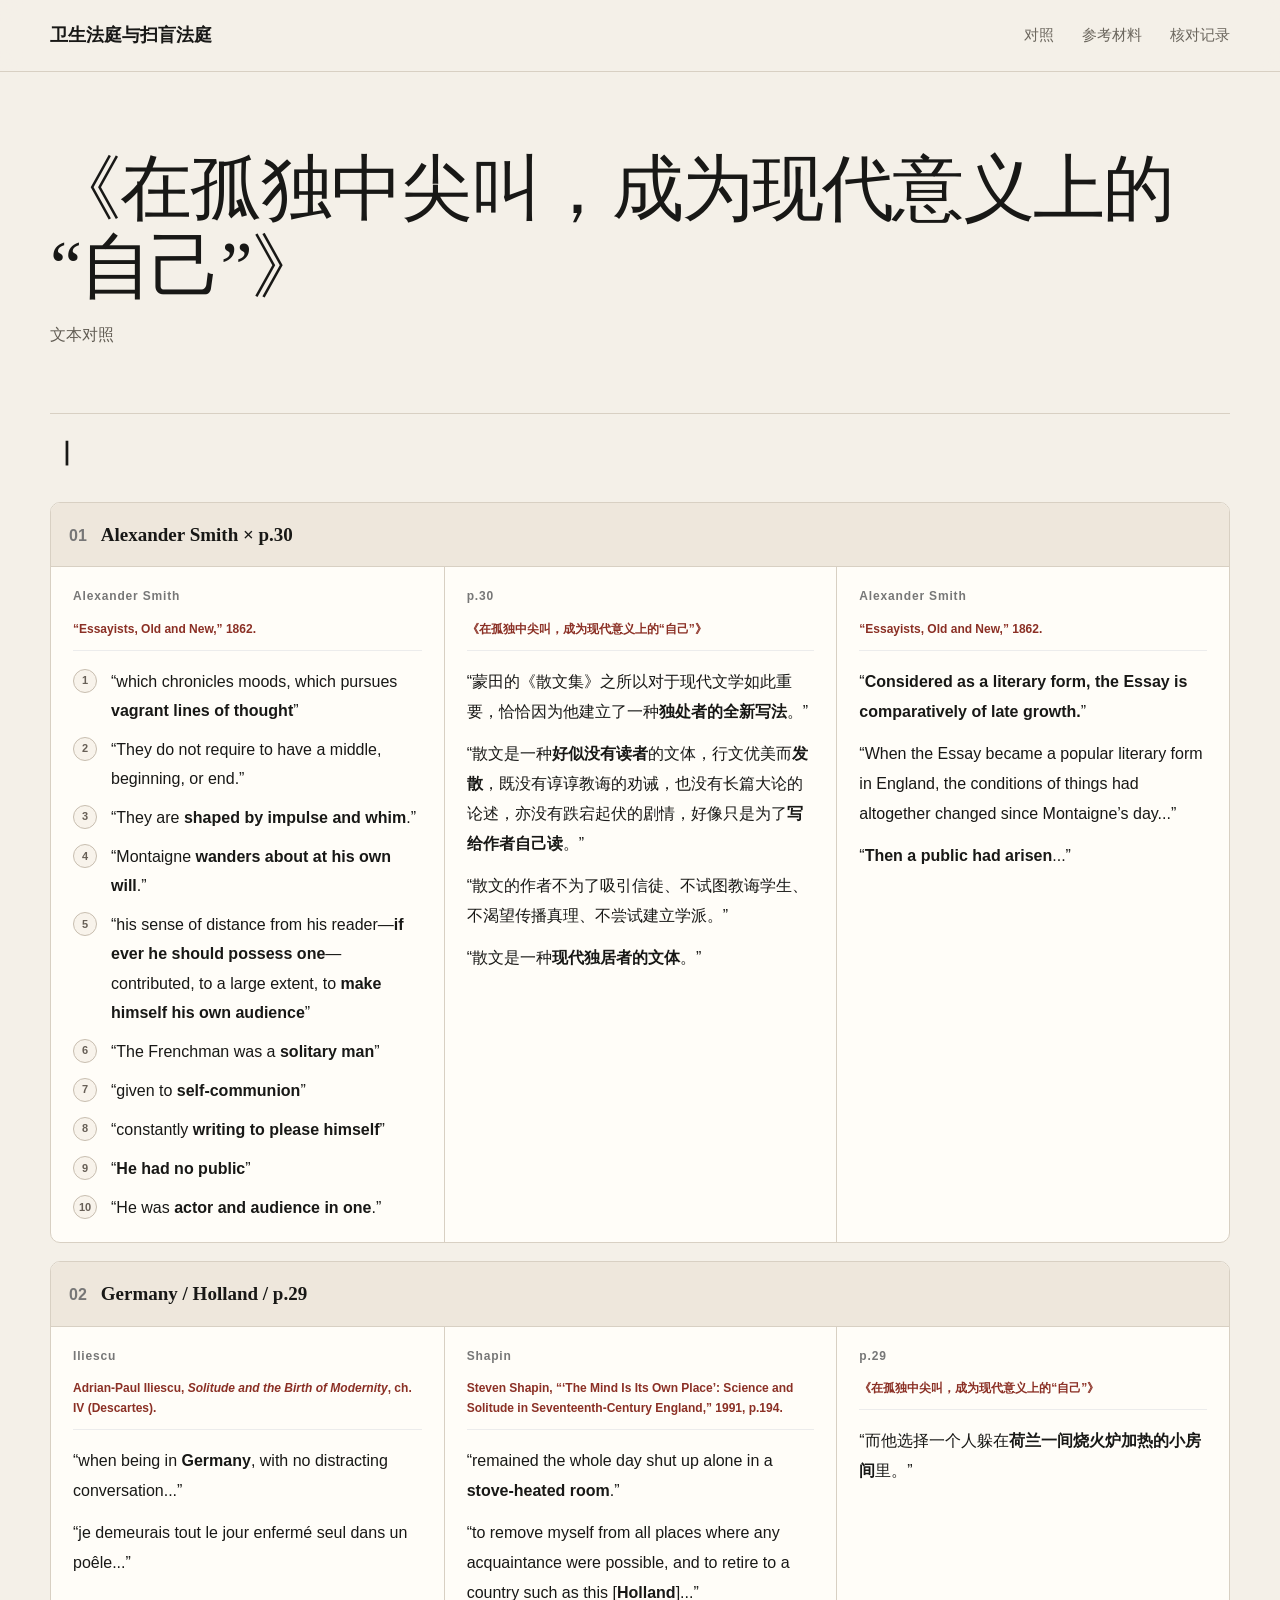
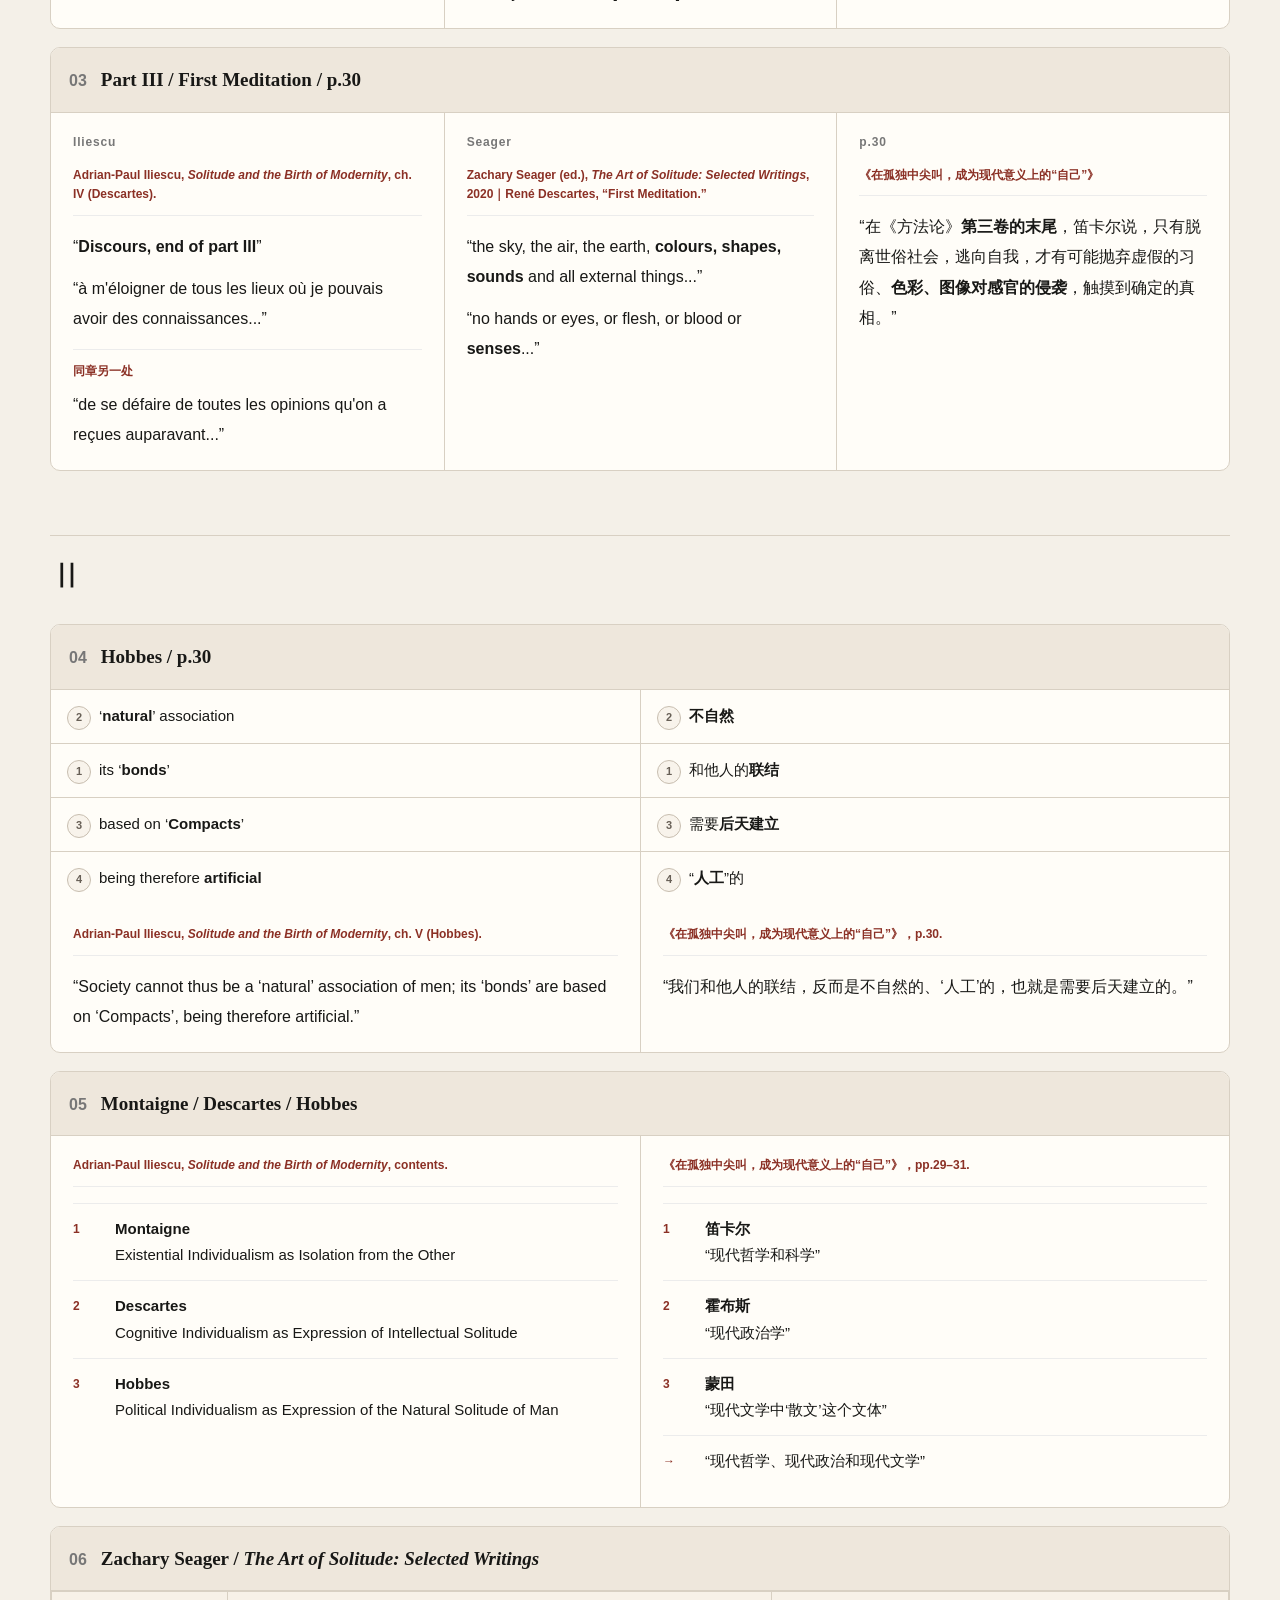
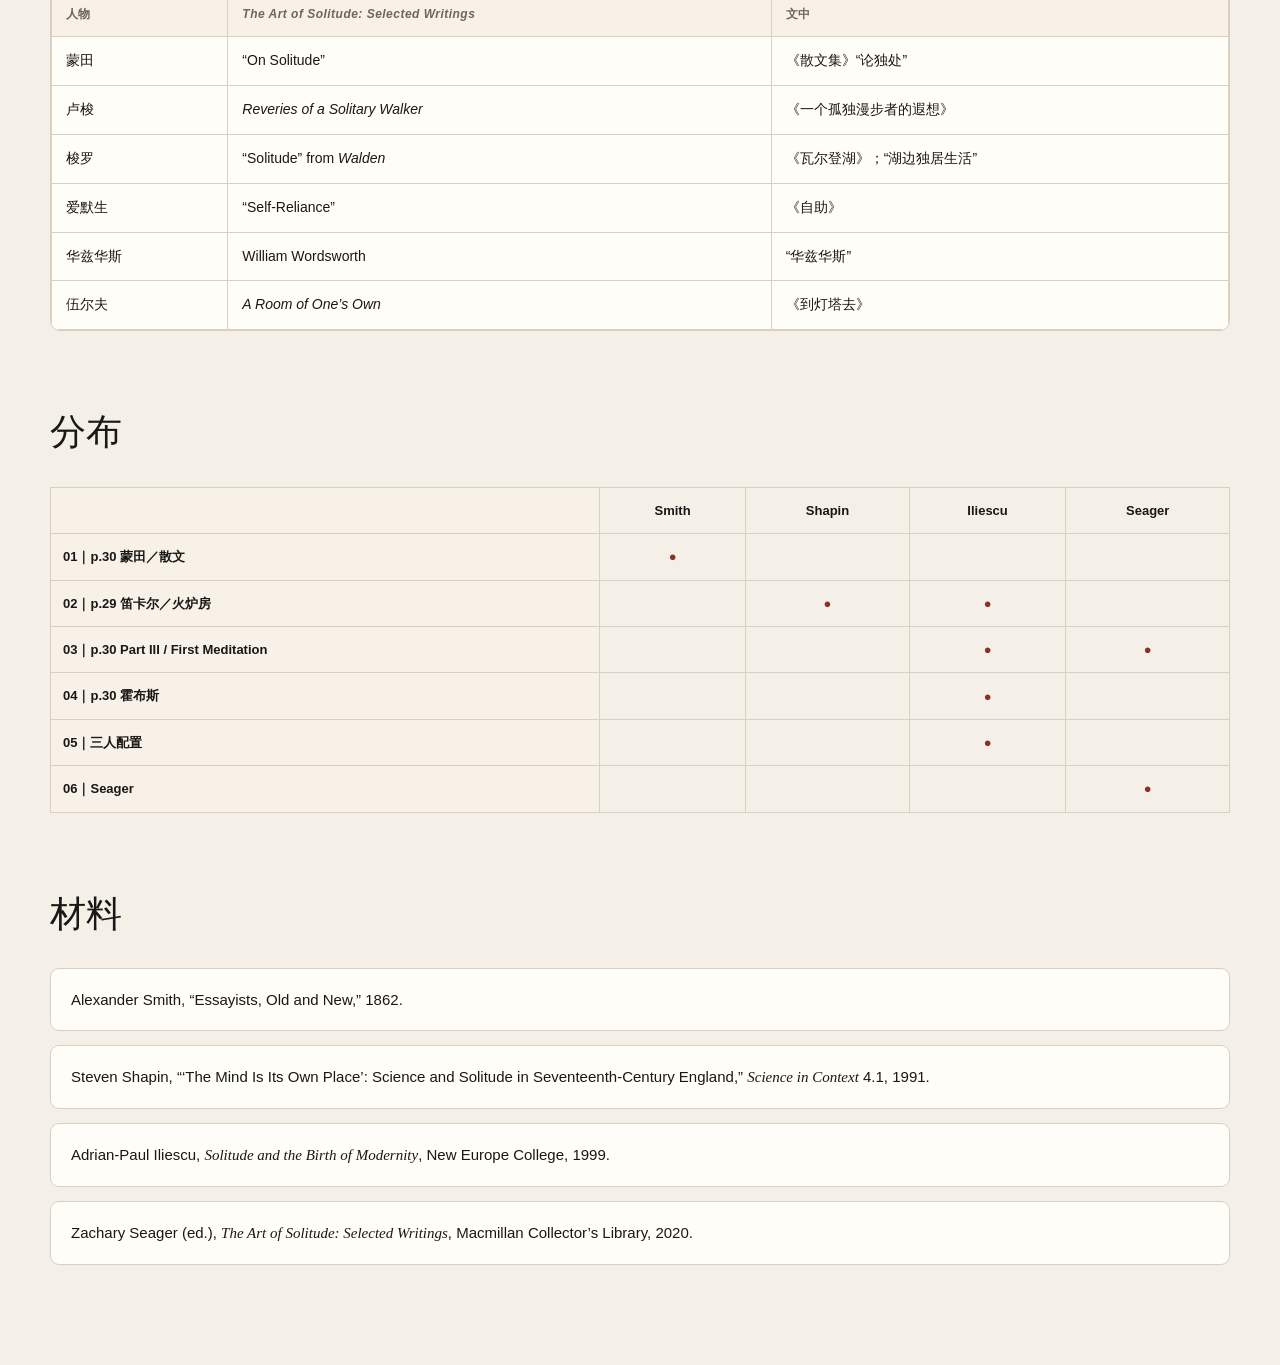
<file: projects/solitude-modern-self.html>
<!DOCTYPE html>
<html lang="zh-CN">
<head>
<meta charset="utf-8"/>
<meta content="width=device-width, initial-scale=1" name="viewport"/>
<title>《在孤独中尖叫，成为现代意义上的“自己”》｜文本对照</title>
<style>
:root{
  --bg:#f4f0e8;--paper:#faf7f1;--ink:#181816;--muted:#6c675e;
  --line:#d8d0c3;--red:#b63627;--shadow:0 10px 30px rgba(32,27,20,.06)
}
*{box-sizing:border-box}
html{scroll-behavior:smooth}
body{margin:0;background:var(--bg);color:var(--ink);font-family:-apple-system,BlinkMacSystemFont,"Segoe UI","PingFang SC","Hiragino Sans GB","Microsoft YaHei",sans-serif;line-height:1.65}
a{color:inherit}
.topbar{min-height:72px;padding:0 max(24px,calc((100% - 1180px)/2));display:flex;align-items:center;justify-content:space-between;gap:24px;border-bottom:1px solid var(--line);background:rgba(244,240,232,.94);position:sticky;top:0;z-index:10;backdrop-filter:blur(12px)}
.brand{font-weight:760;text-decoration:none;font-size:18px;white-space:nowrap}
.topbar nav{display:flex;gap:28px;align-items:center}
.topbar nav a{color:var(--muted);text-decoration:none;font-size:15px}
.topbar nav a:hover,.topbar nav a:focus-visible{color:var(--ink)}
.document-page{width:min(1180px,calc(100% - 40px));margin:auto;padding:64px 0 100px}
.document-page h1{font-family:Georgia,"Songti SC","STSong",serif;font-size:clamp(42px,6vw,72px);font-weight:500;line-height:1.08;margin:15px 0 14px;letter-spacing:-.025em}
.sub{color:#625d54;font-size:16px;margin:0 0 8px;line-height:1.75}
.block{background:#fffdf8;border:1px solid var(--line);border-radius:10px;overflow:hidden;margin:0 0 18px}
.block-head{padding:14px 18px;border-bottom:1px solid var(--line);background:#eee7dc;font-family:Georgia,"Songti SC","STSong",serif;font-size:18px;font-weight:560}
.fact-grid{display:grid;grid-template-columns:1fr 1fr}
.fact-cell{padding:18px 20px;min-width:0}
.fact-cell + .fact-cell{border-left:1px solid var(--line)}
.fact-label{font-size:12px;font-weight:800;letter-spacing:.07em;color:#777;margin-bottom:9px}
.name-cloud{display:flex;flex-wrap:wrap;gap:8px 10px}
.name-chip{border:1px solid #d8d0c3;background:#faf7f1;border-radius:999px;padding:6px 10px;font-size:14px}
.group-title{font-family:Georgia,"Songti SC","STSong",serif;font-size:34px;font-weight:520;margin:64px 0 20px;padding-top:12px;border-top:1px solid var(--line)}
.pairs{display:grid;gap:18px}
.pair{background:#fffdf8;border:1px solid var(--line);border-radius:10px;overflow:hidden}
.head{display:flex;gap:14px;align-items:baseline;padding:16px 18px;border-bottom:1px solid var(--line);background:#eee7dc}
.num{font-weight:800;color:#777;font-variant-numeric:tabular-nums}.head h2{font-size:19px;margin:0;font-family:Georgia,"Songti SC","STSong",serif;font-weight:560}
.cols{display:grid;grid-template-columns:1fr 1fr}.cols.three{grid-template-columns:repeat(3,minmax(0,1fr))}
.col{padding:20px 22px;min-width:0}.col + .col{border-left:1px solid var(--line)}
.label{font-size:12px;font-weight:800;letter-spacing:.07em;color:#777;margin-bottom:13px}
.source{margin-bottom:16px;padding-bottom:10px;border-bottom:1px solid #ececec;font-size:12px;line-height:1.65;color:#8b3025;font-weight:750}
.nodes{list-style:none;margin:0;padding:0;display:grid;gap:10px}
.node{display:grid;grid-template-columns:28px 1fr;gap:10px;align-items:start;font-size:16px;line-height:1.82}
.node-no,.pair-no{display:inline-flex;align-items:center;justify-content:center;width:24px;height:24px;border:1px solid #c8beb0;border-radius:999px;font:700 11px/1 -apple-system,BlinkMacSystemFont,"Segoe UI",sans-serif;color:#675f56;background:#f8f3eb;margin-top:2px}
.quote{font-size:16px;line-height:1.88;margin:0 0 12px}.quote:last-child{margin-bottom:0}
.em{font-weight:760}
.subsource{margin:15px 0 8px;padding-top:12px;border-top:1px solid #ececec;color:#8b3025;font-size:12px;font-weight:750}
.match-grid{display:grid}
.match-row{display:grid;grid-template-columns:1fr 1fr;border-top:1px solid var(--line)}
.match-row:first-child{border-top:0}
.match-cell{padding:13px 16px;font-size:15px;line-height:1.75}
.match-cell + .match-cell{border-left:1px solid var(--line)}
.match-cell span.pair-no{margin-right:8px;vertical-align:middle}
.seq{display:grid;grid-template-columns:1fr 1fr}
.seq-col{padding:20px 22px}
.seq-col + .seq-col{border-left:1px solid var(--line)}
.seq-item{display:grid;grid-template-columns:32px 1fr;gap:10px;padding:12px 0;border-top:1px solid #ececec}
.seq-item:first-of-type{border-top:0}
.seq-n{font:700 12px/1 -apple-system,BlinkMacSystemFont,"Segoe UI",sans-serif;color:#8b3025;padding-top:7px}
.seq-main{font-size:15px;line-height:1.75}
.table-wrap{overflow-x:auto;-webkit-overflow-scrolling:touch}
.compare-table{width:100%;border-collapse:collapse;min-width:760px}
.compare-table th,.compare-table td{border:1px solid var(--line);padding:12px 14px;text-align:left;vertical-align:top;font-size:14px;line-height:1.7}
.compare-table th{background:#f7f1e8;font-size:12px;letter-spacing:.04em;color:#6d665d}
.refs{margin-top:72px}.refs h2,.minor-section h2{font-family:Georgia,"Songti SC","STSong",serif;font-size:36px;font-weight:520;margin:0 0 24px}
.ref-list{display:grid;gap:14px}.ref-item{background:#fffdf8;border:1px solid var(--line);border-radius:9px;padding:17px 20px;font-size:15px;line-height:1.8}.ref-item em{font-family:Georgia,"Songti SC","STSong",serif}
.minor-section{margin-top:72px}
.control-grid{display:grid;gap:12px}
.control-item{background:#fffdf8;border:1px solid var(--line);border-radius:9px;padding:17px 20px}
.control-title{font-weight:760;font-size:14px;margin-bottom:8px}
.control-text{font-family:Georgia,"Songti SC","STSong",serif;font-size:15px;line-height:1.8}
.timeline{display:flex;gap:0;overflow-x:auto;padding-bottom:6px}
.time-item{min-width:145px;border-top:2px solid #bdb4a7;padding:14px 10px 0;position:relative}
.time-item:before{content:"";position:absolute;width:8px;height:8px;border-radius:50%;background:#8b3025;top:-5px;left:10px}
.year{font-weight:800;font-size:13px;color:#8b3025}.time-name{font-size:13px;line-height:1.5;margin-top:5px}
.matrix{width:100%;border-collapse:collapse}
.matrix th,.matrix td{border:1px solid var(--line);padding:12px;text-align:center;font-size:13px}
.matrix th:first-child,.matrix td:first-child{text-align:left;background:#f7f1e8;font-weight:700}
.dot{font-size:19px;line-height:1;color:#8b3025}
@media(max-width:900px){
  .cols.three,.cols,.fact-grid,.seq{grid-template-columns:1fr}
  .col + .col,.fact-cell + .fact-cell,.seq-col + .seq-col{border-left:0;border-top:1px solid var(--line)}
}
@media(max-width:760px){
  .document-page{width:min(100% - 22px,1180px);padding-top:36px}.document-page h1{font-size:39px}
  .topbar{min-height:62px;padding-block:12px;align-items:flex-start}.topbar nav{gap:12px;flex-wrap:wrap;justify-content:flex-end}
  .node{font-size:15.5px}.match-row{grid-template-columns:1fr}.match-cell + .match-cell{border-left:0;border-top:1px solid var(--line)}
}
</style>
</head>
<body>
<header class="topbar">
<a class="brand" href="../index.html">卫生法庭与扫盲法庭</a>
<nav aria-label="专题页导航">
<a href="#comparison">对照</a>
<a class="nav-optional" href="#references">参考材料</a>
<a href="../index.html#library">核对记录</a>
</nav>
</header>

<main class="document-page">
<h1>《在孤独中尖叫，成为现代意义上的“自己”》</h1>
<p class="sub">文本对照</p>

<div id="comparison">

<h2 class="group-title">Ⅰ</h2>
<div class="pairs">

<section class="pair">
<div class="head"><span class="num">01</span><h2>Alexander Smith × p.30</h2></div>
<div class="cols three">

<article class="col">
<div class="label">Alexander Smith</div>
<div class="source">“Essayists, Old and New,” 1862.</div>
<ol class="nodes">
<li class="node"><span class="node-no">1</span><span>“which chronicles moods, which pursues <span class="em">vagrant lines of thought</span>”</span></li>
<li class="node"><span class="node-no">2</span><span>“They do not require to have a middle, beginning, or end.”</span></li>
<li class="node"><span class="node-no">3</span><span>“They are <span class="em">shaped by impulse and whim</span>.”</span></li>
<li class="node"><span class="node-no">4</span><span>“Montaigne <span class="em">wanders about at his own will</span>.”</span></li>
<li class="node"><span class="node-no">5</span><span>“his sense of distance from his reader—<span class="em">if ever he should possess one</span>—contributed, to a large extent, to <span class="em">make himself his own audience</span>”</span></li>
<li class="node"><span class="node-no">6</span><span>“The Frenchman was a <span class="em">solitary man</span>”</span></li>
<li class="node"><span class="node-no">7</span><span>“given to <span class="em">self-communion</span>”</span></li>
<li class="node"><span class="node-no">8</span><span>“constantly <span class="em">writing to please himself</span>”</span></li>
<li class="node"><span class="node-no">9</span><span>“<span class="em">He had no public</span>”</span></li>
<li class="node"><span class="node-no">10</span><span>“He was <span class="em">actor and audience in one</span>.”</span></li>
</ol>
</article>

<article class="col">
<div class="label">p.30</div>
<div class="source">《在孤独中尖叫，成为现代意义上的“自己”》</div>
<p class="quote">“蒙田的《散文集》之所以对于现代文学如此重要，恰恰因为他建立了一种<span class="em">独处者的全新写法</span>。”</p>
<p class="quote">“散文是一种<span class="em">好似没有读者</span>的文体，行文优美而<span class="em">发散</span>，既没有谆谆教诲的劝诫，也没有长篇大论的论述，亦没有跌宕起伏的剧情，好像只是为了<span class="em">写给作者自己读</span>。”</p>
<p class="quote">“散文的作者不为了吸引信徒、不试图教诲学生、不渴望传播真理、不尝试建立学派。”</p>
<p class="quote">“散文是一种<span class="em">现代独居者的文体</span>。”</p>
</article>

<article class="col">
<div class="label">Alexander Smith</div>
<div class="source">“Essayists, Old and New,” 1862.</div>
<p class="quote">“<span class="em">Considered as a literary form, the Essay is comparatively of late growth.</span>”</p>
<p class="quote">“When the Essay became a popular literary form in England, the conditions of things had altogether changed since Montaigne’s day...”</p>
<p class="quote">“<span class="em">Then a public had arisen</span>...”</p>
</article>

</div>
</section>

<section class="pair">
<div class="head"><span class="num">02</span><h2>Germany / Holland / p.29</h2></div>
<div class="cols three">

<article class="col">
<div class="label">Iliescu</div>
<div class="source">Adrian-Paul Iliescu, <em>Solitude and the Birth of Modernity</em>, ch. IV (Descartes).</div>
<p class="quote">“when being in <span class="em">Germany</span>, with no distracting conversation...”</p>
<p class="quote">“je demeurais tout le jour enfermé seul dans un poêle...”</p>
</article>

<article class="col">
<div class="label">Shapin</div>
<div class="source">Steven Shapin, “‘The Mind Is Its Own Place’: Science and Solitude in Seventeenth-Century England,” 1991, p.194.</div>
<p class="quote">“remained the whole day shut up alone in a <span class="em">stove-heated room</span>.”</p>
<p class="quote">“to remove myself from all places where any acquaintance were possible, and to retire to a country such as this [<span class="em">Holland</span>]...”</p>
</article>

<article class="col">
<div class="label">p.29</div>
<div class="source">《在孤独中尖叫，成为现代意义上的“自己”》</div>
<p class="quote">“而他选择一个人躲在<span class="em">荷兰一间烧火炉加热的小房间</span>里。”</p>
</article>

</div>
</section>

<section class="pair">
<div class="head"><span class="num">03</span><h2>Part III / First Meditation / p.30</h2></div>
<div class="cols three">

<article class="col">
<div class="label">Iliescu</div>
<div class="source">Adrian-Paul Iliescu, <em>Solitude and the Birth of Modernity</em>, ch. IV (Descartes).</div>
<p class="quote">“<span class="em">Discours, end of part III</span>”</p>
<p class="quote">“à m'éloigner de tous les lieux où je pouvais avoir des connaissances...”</p>
<div class="subsource">同章另一处</div>
<p class="quote">“de se défaire de toutes les opinions qu'on a reçues auparavant...”</p>
</article>

<article class="col">
<div class="label">Seager</div>
<div class="source">Zachary Seager (ed.), <em>The Art of Solitude: Selected Writings</em>, 2020｜René Descartes, “First Meditation.”</div>
<p class="quote">“the sky, the air, the earth, <span class="em">colours, shapes, sounds</span> and all external things...”</p>
<p class="quote">“no hands or eyes, or flesh, or blood or <span class="em">senses</span>...”</p>
</article>

<article class="col">
<div class="label">p.30</div>
<div class="source">《在孤独中尖叫，成为现代意义上的“自己”》</div>
<p class="quote">“在《方法论》<span class="em">第三卷的末尾</span>，笛卡尔说，只有脱离世俗社会，逃向自我，才有可能抛弃虚假的习俗、<span class="em">色彩、图像对感官的侵袭</span>，触摸到确定的真相。”</p>
</article>

</div>
</section>

</div>

<h2 class="group-title">Ⅱ</h2>
<div class="pairs">

<section class="pair">
<div class="head"><span class="num">04</span><h2>Hobbes / p.30</h2></div>
<div class="match-grid">
  <div class="match-row">
    <div class="match-cell"><span class="pair-no">2</span>‘<span class="em">natural</span>’ association</div>
    <div class="match-cell"><span class="pair-no">2</span><span class="em">不自然</span></div>
  </div>
  <div class="match-row">
    <div class="match-cell"><span class="pair-no">1</span>its ‘<span class="em">bonds</span>’</div>
    <div class="match-cell"><span class="pair-no">1</span>和他人的<span class="em">联结</span></div>
  </div>
  <div class="match-row">
    <div class="match-cell"><span class="pair-no">3</span>based on ‘<span class="em">Compacts</span>’</div>
    <div class="match-cell"><span class="pair-no">3</span>需要<span class="em">后天建立</span></div>
  </div>
  <div class="match-row">
    <div class="match-cell"><span class="pair-no">4</span>being therefore <span class="em">artificial</span></div>
    <div class="match-cell"><span class="pair-no">4</span>“<span class="em">人工</span>”的</div>
  </div>
</div>
<div class="cols">
<article class="col">
<div class="source">Adrian-Paul Iliescu, <em>Solitude and the Birth of Modernity</em>, ch. V (Hobbes).</div>
<p class="quote">“Society cannot thus be a ‘natural’ association of men; its ‘bonds’ are based on ‘Compacts’, being therefore artificial.”</p>
</article>
<article class="col">
<div class="source">《在孤独中尖叫，成为现代意义上的“自己”》，p.30.</div>
<p class="quote">“我们和他人的联结，反而是不自然的、‘人工’的，也就是需要后天建立的。”</p>
</article>
</div>
</section>

<section class="pair">
<div class="head"><span class="num">05</span><h2>Montaigne / Descartes / Hobbes</h2></div>
<div class="seq">
  <div class="seq-col">
    <div class="source">Adrian-Paul Iliescu, <em>Solitude and the Birth of Modernity</em>, contents.</div>
    <div class="seq-item"><div class="seq-n">1</div><div class="seq-main"><span class="em">Montaigne</span><br/>Existential Individualism as Isolation from the Other</div></div>
    <div class="seq-item"><div class="seq-n">2</div><div class="seq-main"><span class="em">Descartes</span><br/>Cognitive Individualism as Expression of Intellectual Solitude</div></div>
    <div class="seq-item"><div class="seq-n">3</div><div class="seq-main"><span class="em">Hobbes</span><br/>Political Individualism as Expression of the Natural Solitude of Man</div></div>
  </div>
  <div class="seq-col">
    <div class="source">《在孤独中尖叫，成为现代意义上的“自己”》，pp.29–31.</div>
    <div class="seq-item"><div class="seq-n">1</div><div class="seq-main"><span class="em">笛卡尔</span><br/>“现代哲学和科学”</div></div>
    <div class="seq-item"><div class="seq-n">2</div><div class="seq-main"><span class="em">霍布斯</span><br/>“现代政治学”</div></div>
    <div class="seq-item"><div class="seq-n">3</div><div class="seq-main"><span class="em">蒙田</span><br/>“现代文学中‘散文’这个文体”</div></div>
    <div class="seq-item"><div class="seq-n">→</div><div class="seq-main">“现代哲学、现代政治和现代文学”</div></div>
  </div>
</div>
</section>

<section class="pair">
<div class="head"><span class="num">06</span><h2>Zachary Seager / <em>The Art of Solitude: Selected Writings</em></h2></div>
<div class="table-wrap">
<table class="compare-table">
<thead><tr><th>人物</th><th><em>The Art of Solitude: Selected Writings</em></th><th>文中</th></tr></thead>
<tbody>
<tr><td>蒙田</td><td>“On Solitude”</td><td>《散文集》“论独处”</td></tr>
<tr><td>卢梭</td><td><em>Reveries of a Solitary Walker</em></td><td>《一个孤独漫步者的遐想》</td></tr>
<tr><td>梭罗</td><td>“Solitude” from <em>Walden</em></td><td>《瓦尔登湖》；“湖边独居生活”</td></tr>
<tr><td>爱默生</td><td>“Self-Reliance”</td><td>《自助》</td></tr>
<tr><td>华兹华斯</td><td>William Wordsworth</td><td>“华兹华斯”</td></tr>
<tr><td>伍尔夫</td><td><em>A Room of One’s Own</em></td><td>《到灯塔去》</td></tr>
</tbody>
</table>
</div>
</section>

</div>
</div>

<section class="minor-section" id="map">
<h2>分布</h2>
<div class="table-wrap">
<table class="matrix">
<thead>
<tr><th></th><th>Smith</th><th>Shapin</th><th>Iliescu</th><th>Seager</th></tr>
</thead>
<tbody>
<tr><td>01｜p.30 蒙田／散文</td><td class="dot">●</td><td></td><td></td><td></td></tr>
<tr><td>02｜p.29 笛卡尔／火炉房</td><td></td><td class="dot">●</td><td class="dot">●</td><td></td></tr>
<tr><td>03｜p.30 Part III / First Meditation</td><td></td><td></td><td class="dot">●</td><td class="dot">●</td></tr>
<tr><td>04｜p.30 霍布斯</td><td></td><td></td><td class="dot">●</td><td></td></tr>
<tr><td>05｜三人配置</td><td></td><td></td><td class="dot">●</td><td></td></tr>
<tr><td>06｜Seager</td><td></td><td></td><td></td><td class="dot">●</td></tr>
</tbody>
</table>
</div>
</section>

<section class="refs" id="references">
<h2>材料</h2>
<div class="ref-list">
<div class="ref-item">Alexander Smith, “Essayists, Old and New,” 1862.</div>
<div class="ref-item">Steven Shapin, “‘The Mind Is Its Own Place’: Science and Solitude in Seventeenth-Century England,” <em>Science in Context</em> 4.1, 1991.</div>
<div class="ref-item">Adrian-Paul Iliescu, <em>Solitude and the Birth of Modernity</em>, New Europe College, 1999.</div>
<div class="ref-item">Zachary Seager (ed.), <em>The Art of Solitude: Selected Writings</em>, Macmillan Collector’s Library, 2020.</div>
</div>
</section>

</main>
</body>
</html>
</file>
<file: styles.css>
:root{
  --bg:#f4f0e8;
  --paper:#faf7f1;
  --ink:#181816;
  --muted:#6c675e;
  --line:#d8d0c3;
  --red:#b63627;
  --shadow:0 10px 30px rgba(32,27,20,.06);
}
*{box-sizing:border-box}
html{scroll-behavior:smooth}
body{
  margin:0;
  background:var(--bg);
  color:var(--ink);
  font-family:-apple-system,BlinkMacSystemFont,"Segoe UI","PingFang SC","Hiragino Sans GB","Microsoft YaHei",sans-serif;
  line-height:1.65;
}
a{color:inherit}
.wrap{width:min(1180px,calc(100% - 48px));margin:auto}
.topbar{
  min-height:72px;
  padding:0 max(24px,calc((100% - 1180px)/2));
  display:flex;
  align-items:center;
  justify-content:space-between;
  gap:24px;
  border-bottom:1px solid var(--line);
  background:rgba(244,240,232,.94);
  position:sticky;
  top:0;
  z-index:10;
  backdrop-filter:blur(12px);
}
.brand{font-weight:760;text-decoration:none;font-size:18px;white-space:nowrap}
.topbar nav{display:flex;gap:28px;align-items:center}
.topbar nav a{color:var(--muted);text-decoration:none;font-size:15px}
.topbar nav a:hover,.topbar nav a:focus-visible{color:var(--ink)}
.hero{padding:112px 0 70px}
.eyebrow,.kicker{font-size:13px;letter-spacing:.18em;font-weight:800;color:var(--red);text-transform:uppercase}
.hero h1{
  font-family:Georgia,"Songti SC","STSong",serif;
  font-size:clamp(52px,7vw,88px);
  line-height:1.02;
  letter-spacing:-.05em;
  margin:26px 0 30px;
  max-width:980px;
  font-weight:500;
}
.hero h1 em{font-style:normal;color:var(--red)}
.lede{font-size:21px;line-height:1.8;max-width:980px;margin:0;color:#3f3b35;font-weight:520}
.lede strong{font-weight:780;color:var(--ink)}
.response-quote{
  max-width:980px;
  margin:34px 0 0;
  padding:24px 28px 25px;
  border:1px solid rgba(182,54,39,.42);
  border-left:5px solid var(--red);
  border-radius:8px;
  background:rgba(182,54,39,.055);
  color:var(--red);
}
.response-quote + .response-quote{margin-top:16px}
.response-label{margin:0 0 9px;font-size:12px;font-weight:800;letter-spacing:.16em}
.response-quote blockquote{
  margin:0;
  font-family:Georgia,"Songti SC","STSong",serif;
  font-size:clamp(22px,2.5vw,33px);
  font-weight:600;
  line-height:1.55;
}
.response-quote cite{display:block;margin-top:13px;font-size:13px;font-style:normal;color:#7d2a20}
.response-quote cite a{text-decoration:none;border-bottom:1px solid rgba(182,54,39,.32)}
.hero-actions{display:flex;gap:14px;margin:40px 0 64px;flex-wrap:wrap}
.btn{display:inline-flex;border:1px solid var(--ink);border-radius:999px;padding:13px 24px;color:var(--ink);text-decoration:none;font-weight:700;background:transparent}
.btn.dark{background:var(--ink);color:white}
.stats{display:grid;grid-template-columns:repeat(2,1fr);border-top:1px solid var(--line);border-bottom:1px solid var(--line)}
.stat{padding:28px 24px;border-right:1px solid var(--line)}
.stat:last-child{border-right:0}
.stat strong{font-family:Georgia,serif;font-size:46px;display:block;line-height:1}
.stat span{display:block;color:var(--muted);margin-top:8px;font-size:14px}
.boundary{display:flex;gap:20px;padding:22px 24px;border:1px solid var(--line);background:var(--paper);border-radius:8px}
.boundary strong{white-space:nowrap}
.boundary span{color:#4f4a43}
.section{padding:100px 0}
.section-head{max-width:820px;margin-bottom:42px}
.section-head h2{font-family:Georgia,"Songti SC","STSong",serif;font-weight:520;font-size:42px;line-height:1.2;margin:10px 0 16px}
.section-head p{color:var(--muted);font-size:17px}
.project-list{display:grid;gap:18px}
.project-card{
  display:grid;
  grid-template-columns:1fr auto;
  align-items:center;
  gap:30px;
  text-decoration:none;
  color:var(--ink);
  border:1px solid var(--line);
  border-radius:12px;
  background:var(--paper);
  padding:30px 32px;
  box-shadow:var(--shadow);
  transition:transform .18s ease,box-shadow .18s ease;
}
.project-card:hover,.project-card:focus-visible{transform:translateY(-2px);box-shadow:0 14px 36px rgba(32,27,20,.09)}
.project-card h3{font-family:Georgia,"Songti SC","STSong",serif;font-size:30px;font-weight:520;margin:0}
.project-arrow{font-family:Georgia,serif;font-size:48px;color:var(--red)}
.featured-grid{display:grid;grid-template-columns:1fr;gap:18px}
.featured-card{background:var(--paper);border:1px solid var(--line);border-radius:10px;padding:26px 28px;box-shadow:var(--shadow)}
.featured-card h3{font-size:22px;margin:0 0 10px}
.featured-source{font-size:13px;color:var(--red);font-weight:750;margin:0 0 16px}
.featured-source a{text-decoration:none;border-bottom:1px solid rgba(182,54,39,.25)}
.compare{display:grid;grid-template-columns:1fr 1fr;gap:16px}
.quote-box{border:1px solid var(--line);background:#fffdf8;border-radius:8px;padding:18px}
.quote-box label{font-size:12px;font-weight:800;letter-spacing:.12em;color:var(--muted);display:block;margin-bottom:8px}
.quote-box blockquote{margin:0;font-family:Georgia,"Songti SC","STSong",serif;font-size:17px;line-height:1.75}
.fact-note{margin:16px 0 0;padding-top:14px;border-top:1px solid var(--line);font-size:14px;color:#514b43;line-height:1.75}
.library-section{background:#eae3d7;border-top:1px solid var(--line);border-bottom:1px solid var(--line)}
.toolbar{display:flex;gap:14px;align-items:center;flex-wrap:wrap;margin-bottom:14px}
.search-label{font-size:13px;font-weight:760;color:var(--muted)}
#search{flex:1;min-width:280px;padding:14px 17px;border:1px solid #bfb6a7;border-radius:8px;background:#fffdf8;font-size:16px;color:var(--ink)}
.result-count{font-size:13px;color:var(--muted);margin:18px 0}
.records{display:grid;gap:10px}
.record{border:1px solid #c8beaf;background:var(--paper);border-radius:8px;overflow:hidden}
.record summary{list-style:none;cursor:pointer;padding:20px 22px;display:grid;grid-template-columns:1fr;gap:18px;align-items:center}
.record summary::-webkit-details-marker{display:none}
.record-title{font-size:18px;font-weight:760}
.record-source{font-size:14px;color:var(--muted);margin-top:5px;max-width:900px}
.record-body{padding:0 22px 22px;border-top:1px solid var(--line)}
.evidence-points{display:grid}
.evidence-point{display:grid;grid-template-columns:150px 1fr;gap:18px;padding:13px 0;border-top:1px solid var(--line)}
.evidence-point:first-child{border-top:0}
.evidence-point strong{font-size:14px;color:var(--ink)}
.evidence-point span{font-size:15px;line-height:1.75;color:#3f3a34}
.chain{font-size:15px;line-height:1.75;padding-top:16px;margin-top:2px;border-top:1px solid var(--line)}
.source-links{margin-top:14px;display:flex;gap:10px 14px;flex-wrap:wrap}
.source-links a{color:#7f2d22;font-size:13px}
footer{padding:34px 0;color:var(--muted);font-size:13px}
@media(max-width:760px){
  .wrap{width:min(100% - 28px,1180px)}
  .topbar{min-height:62px;padding-block:12px;align-items:flex-start}
  .topbar nav{gap:12px;flex-wrap:wrap;justify-content:flex-end}
  .topbar nav a.nav-optional{display:none}
  .hero{padding:70px 0 48px}
  .hero h1{font-size:46px}
  .lede{font-size:18px}
  .response-quote{padding:20px 19px 21px}
  .response-quote blockquote{font-size:21px}
  .stats{grid-template-columns:1fr}
  .stat{border-right:0;border-bottom:1px solid var(--line)}
  .stat:last-child{border-bottom:0}
  .boundary{display:block}
  .boundary strong{display:block;margin-bottom:6px}
  .section{padding:70px 0}
  .section-head h2{font-size:34px}
  .project-card{padding:22px}
  .project-card h3{font-size:25px}
  .project-arrow{font-size:34px}
  .compare{grid-template-columns:1fr}
  .evidence-point{grid-template-columns:1fr;gap:4px}
  .featured-card{padding:20px}
}


.boundary a{color:var(--red);font-weight:700;text-decoration:none;border-bottom:1px solid rgba(182,54,39,.25)}
footer a{color:inherit}
.statement-page{width:min(960px,calc(100% - 48px));margin:auto;padding:82px 0 110px}
.statement-page h1{font-family:Georgia,"Songti SC","STSong",serif;font-size:clamp(44px,6vw,72px);font-weight:520;line-height:1.08;margin:16px 0 22px}
.statement-intro{font-size:19px;line-height:1.85;color:#4a453e;max-width:860px}
.statement-card{margin-top:42px;background:var(--paper);border:1px solid var(--line);border-radius:12px;padding:22px 44px;box-shadow:var(--shadow)}
.statement-card section{padding:20px 0 28px;border-bottom:1px solid var(--line)}
.statement-card section:last-child{border-bottom:0}
.statement-card h2{font-family:Georgia,"Songti SC","STSong",serif;font-size:29px;font-weight:520;margin:0 0 12px}
.statement-card p{font-size:16px;line-height:1.9;color:#454038;margin:0}
.statement-date{margin-top:28px;color:var(--muted);font-size:13px}
@media(max-width:760px){
  .statement-page{width:min(100% - 28px,960px);padding:58px 0 80px}
  .statement-card{padding:10px 21px}
  .statement-card h2{font-size:25px}
  .statement-intro{font-size:17px}
}


.table-wrap{overflow-x:auto;-webkit-overflow-scrolling:touch}
.compare-table{width:100%;border-collapse:collapse}
.compare-table th,.compare-table td{border:1px solid var(--line);padding:12px 14px;text-align:left;vertical-align:top}
</file>
